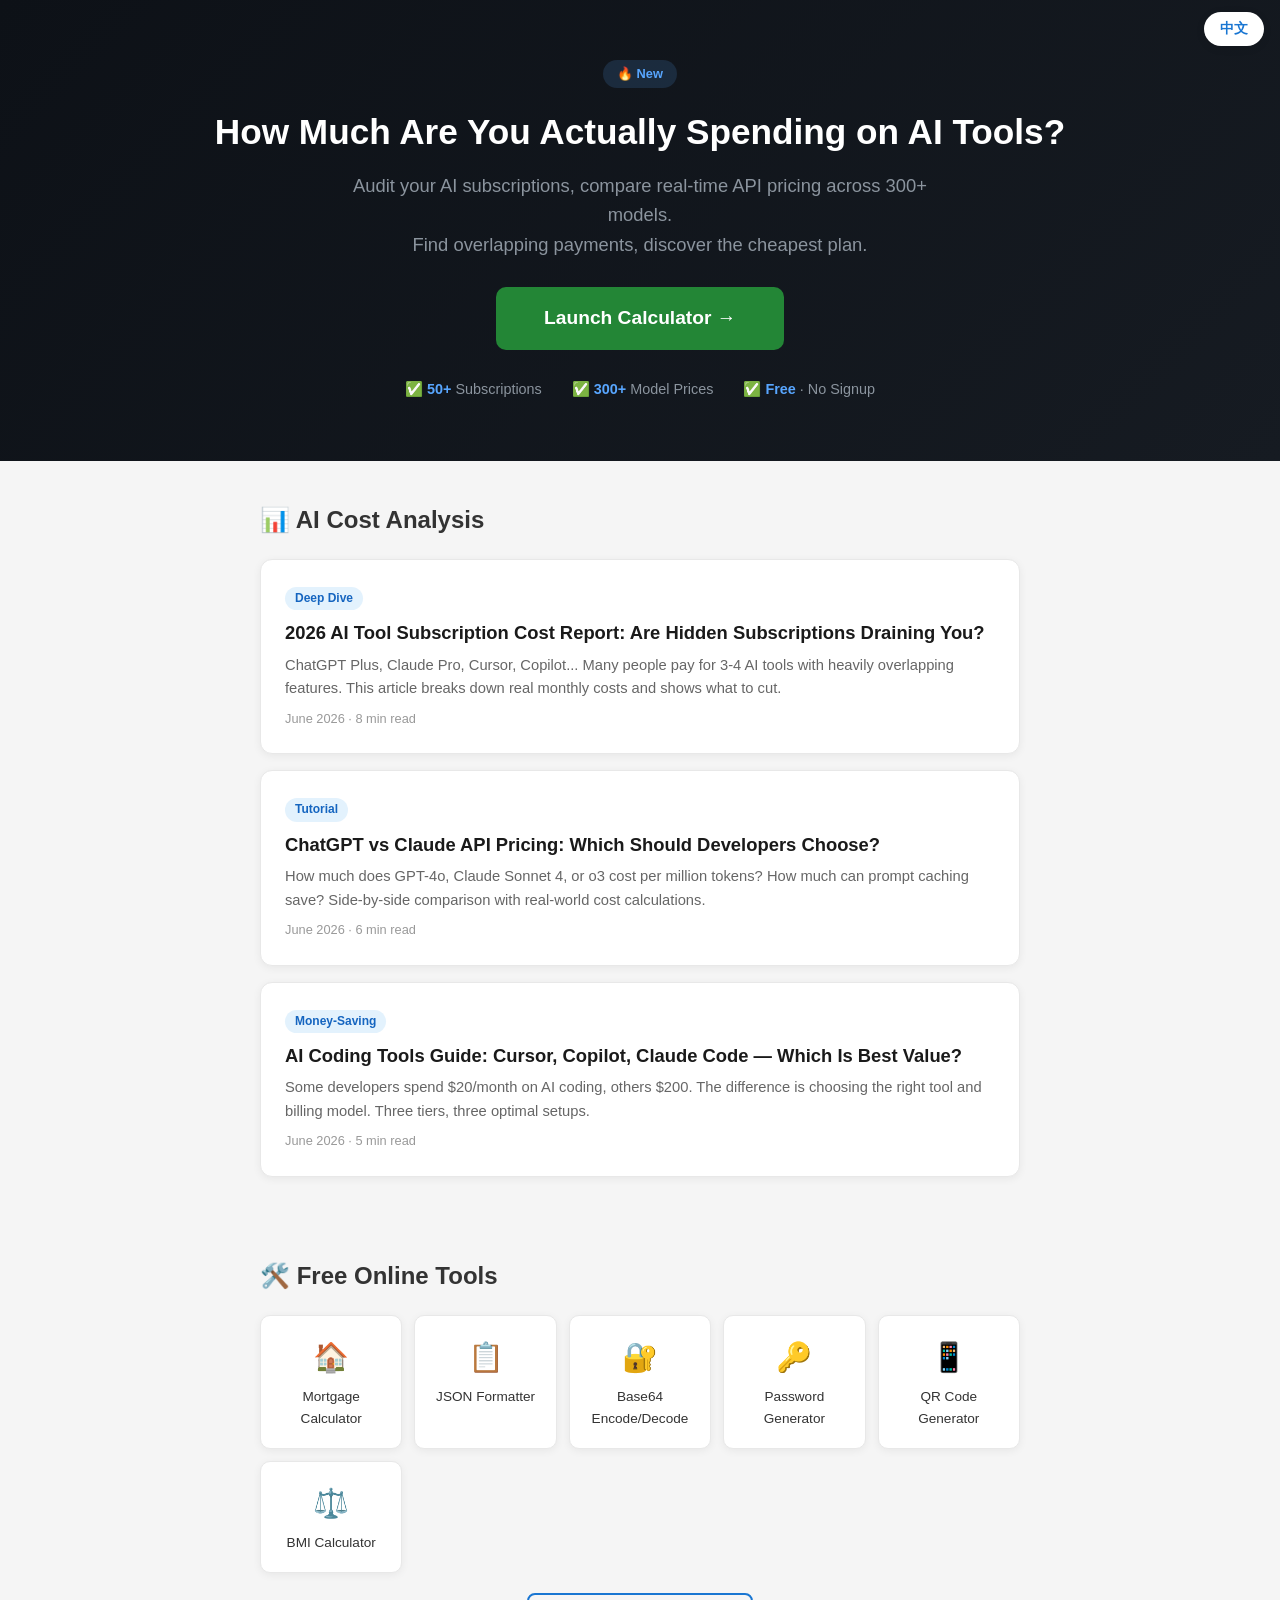
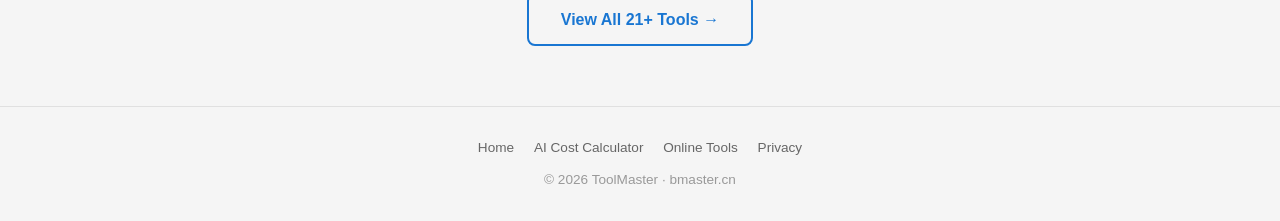
<file: index.html>
<!DOCTYPE html>
<html lang="en">
<head>
<meta charset="UTF-8">
<meta name="viewport" content="width=device-width,initial-scale=1">
<title>ToolMaster | AI Cost Calculator + Free Online Tools</title>
<meta name="description" content="ToolMaster — Free AI cost calculator. Audit your AI subscriptions, compare real-time API pricing across 300+ models. Plus 21+ free online tools. No signup, data stays in your browser.">
<link rel="canonical" href="https://bmaster.cn/">
<link rel="alternate" hreflang="en" href="https://bmaster.cn/">
<link rel="alternate" hreflang="zh-CN" href="https://bmaster.cn/zh/">
<link rel="alternate" hreflang="x-default" href="https://bmaster.cn/">
<meta property="og:type" content="website">
<meta property="og:url" content="https://bmaster.cn/">
<meta property="og:title" content="ToolMaster | AI Cost Calculator + Free Online Tools">
<meta property="og:description" content="Audit your AI subscriptions, compare 300+ model API pricing, 21+ free online tools.">
<meta property="og:image" content="https://aicosts.bmaster.cn/og-image.png">
<meta name="theme-color" content="#0d1117">
<link rel="icon" type="image/svg+xml" href="/favicon.svg">
<script async src="https://pagead2.googlesyndication.com/pagead/js/adsbygoogle.js?client=ca-pub-2831974253933443"
     crossorigin="anonymous"></script>
<style>
*{margin:0;padding:0;box-sizing:border-box}
body{font-family:-apple-system,BlinkMacSystemFont,'Segoe UI',Roboto,sans-serif;background:#f5f5f5;color:#333;line-height:1.6}
a{text-decoration:none;color:inherit}
.lang-switch{position:fixed;top:12px;right:16px;z-index:100;background:#fff;padding:6px 16px;border-radius:20px;font-size:.85em;font-weight:600;color:#1976d2;box-shadow:0 2px 8px rgba(0,0,0,.1)}
.hero{background:linear-gradient(135deg,#0d1117 0%,#161b22 100%);color:#fff;padding:60px 20px;text-align:center}
.hero h1{font-size:2.2em;margin-bottom:10px}
.hero .hero-sub{font-size:1.15em;color:#8b949e;max-width:600px;margin:0 auto 28px}
.hero-badge{display:inline-block;background:rgba(88,166,255,.15);color:#58a6ff;padding:4px 14px;border-radius:20px;font-size:.8em;margin-bottom:16px;font-weight:600}
.hero-cta{display:inline-block;padding:16px 48px;background:#238636;color:#fff;border-radius:10px;font-size:1.2em;font-weight:700;transition:background .2s,transform .15s}
.hero-cta:hover{background:#2ea043;transform:translateY(-2px)}
.hero-features{display:flex;justify-content:center;gap:30px;margin-top:28px;flex-wrap:wrap}
.hero-features span{color:#8b949e;font-size:.9em}
.hero-features b{color:#58a6ff}
.section{max-width:800px;margin:0 auto;padding:40px 20px}
.section h2{font-size:1.5em;margin-bottom:20px;display:flex;align-items:center;gap:8px}
.articles{display:grid;gap:16px}
.article-card{background:#fff;border-radius:12px;padding:24px;box-shadow:0 2px 8px rgba(0,0,0,.06);transition:transform .15s,box-shadow .15s;border:1px solid #e8e8e8}
.article-card:hover{transform:translateY(-2px);box-shadow:0 4px 20px rgba(0,0,0,.1)}
.article-card .a-tag{display:inline-block;font-size:.75em;padding:2px 10px;border-radius:12px;background:#e3f2fd;color:#1565c0;font-weight:600;margin-bottom:8px}
.article-card h3{font-size:1.15em;margin-bottom:6px;color:#1a1a1a}
.article-card p{color:#666;font-size:.92em}
.article-card .a-meta{color:#999;font-size:.8em;margin-top:8px}
.tools-grid{display:grid;grid-template-columns:repeat(auto-fill,minmax(130px,1fr));gap:12px}
.tool-card{background:#fff;border-radius:10px;padding:18px 10px;text-align:center;color:#333;box-shadow:0 2px 8px rgba(0,0,0,.06);transition:transform .15s,box-shadow .15s;border:1px solid #e8e8e8}
.tool-card:hover{transform:translateY(-2px);box-shadow:0 4px 16px rgba(0,0,0,.1)}
.tool-card .icon{font-size:1.8em;margin-bottom:6px}
.tool-card .name{font-size:.85em;font-weight:500}
.tool-more{text-align:center;margin-top:20px}
.tool-more a{display:inline-block;padding:12px 32px;border:2px solid #1976d2;color:#1976d2;border-radius:8px;font-weight:600;transition:all .2s}
.tool-more a:hover{background:#1976d2;color:#fff}
.footer{text-align:center;padding:30px 20px;color:#999;font-size:.85em;border-top:1px solid #e0e0e0;margin-top:20px}
.footer a{color:#666}
.footer-nav{margin-bottom:10px}
.footer-nav a{margin:0 8px}
@media(max-width:600px){.hero h1{font-size:1.7em}.hero-features{gap:16px}}
</style>
</head>
<body>

<a class="lang-switch" href="/zh/">中文</a>

<div class="hero">
  <div class="hero-badge">🔥 New</div>
  <h1>How Much Are You Actually Spending on AI Tools?</h1>
  <p class="hero-sub">Audit your AI subscriptions, compare real-time API pricing across 300+ models.<br>Find overlapping payments, discover the cheapest plan.</p>
  <a class="hero-cta" href="https://aicosts.bmaster.cn/">Launch Calculator →</a>
  <div class="hero-features">
    <span>✅ <b>50+</b> Subscriptions</span>
    <span>✅ <b>300+</b> Model Prices</span>
    <span>✅ <b>Free</b> · No Signup</span>
  </div>
</div>

<div class="section">
  <h2>📊 AI Cost Analysis</h2>
  <div class="articles">
    <a class="article-card" href="/articles/ai-cost-report-2026.html">
      <span class="a-tag">Deep Dive</span>
      <h3>2026 AI Tool Subscription Cost Report: Are Hidden Subscriptions Draining You?</h3>
      <p>ChatGPT Plus, Claude Pro, Cursor, Copilot... Many people pay for 3-4 AI tools with heavily overlapping features. This article breaks down real monthly costs and shows what to cut.</p>
      <div class="a-meta">June 2026 · 8 min read</div>
    </a>
    <a class="article-card" href="/articles/chatgpt-vs-claude-api.html">
      <span class="a-tag">Tutorial</span>
      <h3>ChatGPT vs Claude API Pricing: Which Should Developers Choose?</h3>
      <p>How much does GPT-4o, Claude Sonnet 4, or o3 cost per million tokens? How much can prompt caching save? Side-by-side comparison with real-world cost calculations.</p>
      <div class="a-meta">June 2026 · 6 min read</div>
    </a>
    <a class="article-card" href="/articles/ai-coding-save-money.html">
      <span class="a-tag">Money-Saving</span>
      <h3>AI Coding Tools Guide: Cursor, Copilot, Claude Code — Which Is Best Value?</h3>
      <p>Some developers spend $20/month on AI coding, others $200. The difference is choosing the right tool and billing model. Three tiers, three optimal setups.</p>
      <div class="a-meta">June 2026 · 5 min read</div>
    </a>
  </div>
</div>

<div class="section">
  <h2>🛠️ Free Online Tools</h2>
  <div class="tools-grid">
    <a class="tool-card" href="/mortgage-calculator/"><div class="icon">🏠</div><div class="name">Mortgage Calculator</div></a>
    <a class="tool-card" href="https://tools.bmaster.cn/json-format.html"><div class="icon">📋</div><div class="name">JSON Formatter</div></a>
    <a class="tool-card" href="https://tools.bmaster.cn/base64.html"><div class="icon">🔐</div><div class="name">Base64 Encode/Decode</div></a>
    <a class="tool-card" href="https://tools.bmaster.cn/password-gen.html"><div class="icon">🔑</div><div class="name">Password Generator</div></a>
    <a class="tool-card" href="https://tools.bmaster.cn/qrcode.html"><div class="icon">📱</div><div class="name">QR Code Generator</div></a>
    <a class="tool-card" href="https://tools.bmaster.cn/bmi-calc.html"><div class="icon">⚖️</div><div class="name">BMI Calculator</div></a>
  </div>
  <div class="tool-more">
    <a href="https://tools.bmaster.cn/">View All 21+ Tools →</a>
  </div>
</div>

<div class="footer">
  <div class="footer-nav">
    <a href="/">Home</a>
    <a href="https://aicosts.bmaster.cn/">AI Cost Calculator</a>
    <a href="https://tools.bmaster.cn/">Online Tools</a>
    <a href="https://tools.bmaster.cn/privacy.html">Privacy</a>
  </div>
  <p>© 2026 ToolMaster · bmaster.cn</p>
</div>

</body>
</html>
</file>
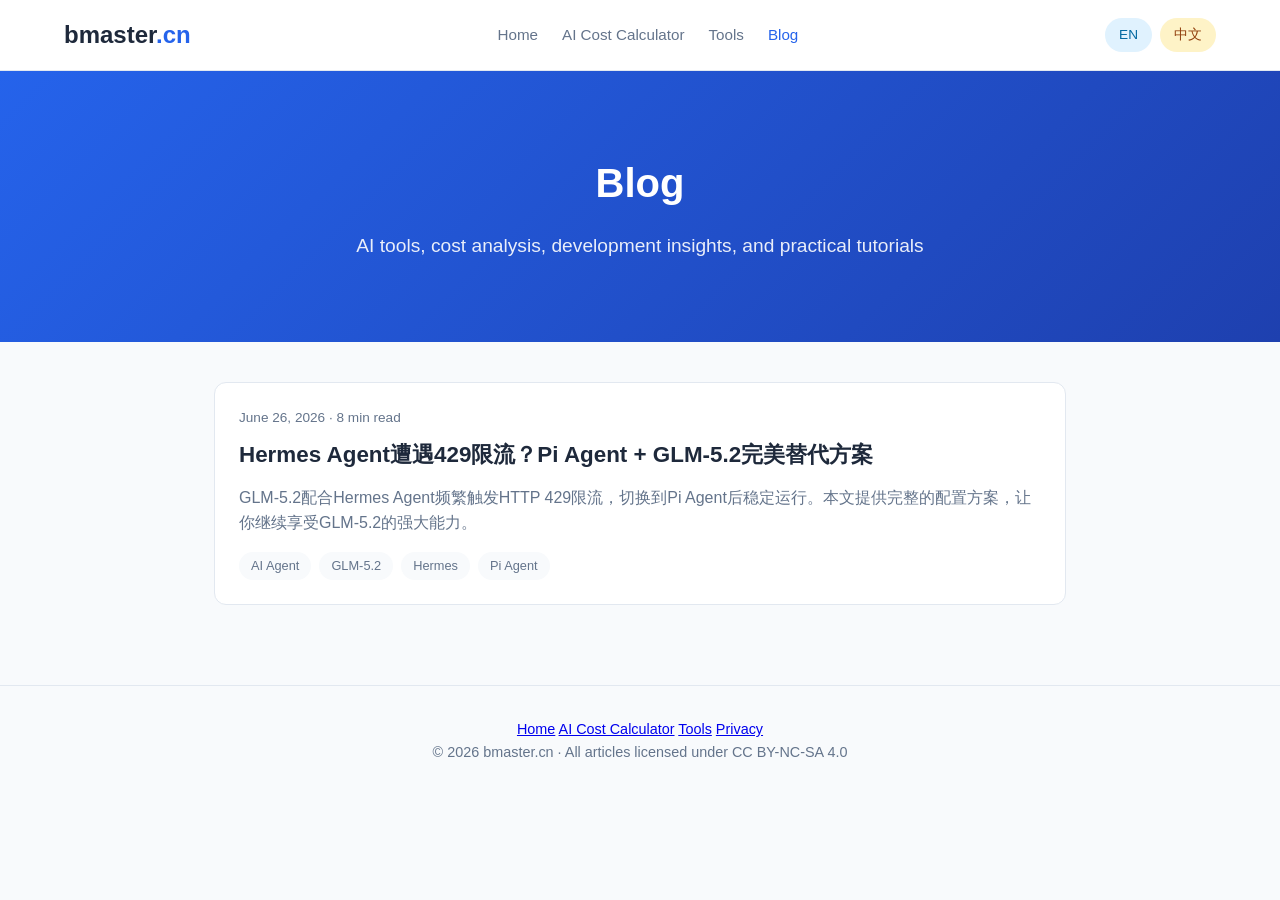
<file: blog/index.html>
<!DOCTYPE html>
<html lang="en">
<head>
<meta charset="UTF-8">
<meta name="viewport" content="width=device-width,initial-scale=1">
<title>Blog | bmaster.cn - AI Tools, Cost Analysis & Development Insights</title>
<meta name="description" content="Latest articles about AI tools, cost optimization, development insights, and technology tutorials. Stay updated with AI trends and practical guides.">
<link rel="canonical" href="https://blog.bmaster.cn/">
<link rel="alternate" hreflang="en" href="https://blog.bmaster.cn/">
<link rel="alternate" hreflang="zh-CN" href="https://blog.bmaster.cn/index_zh.html">
<link rel="alternate" hreflang="x-default" href="https://blog.bmaster.cn/">
<meta property="og:type" content="website">
<meta property="og:url" content="https://blog.bmaster.cn/">
<meta property="og:title" content="Blog | bmaster.cn">
<meta property="og:description" content="AI tools, cost analysis, and development insights">
<link rel="icon" type="image/svg+xml" href="/favicon.svg">
<link rel="stylesheet" href="/blog/assets/css/styles.css">
</head>
<body>

<header class="header">
  <div class="header-inner">
    <a href="https://bmaster.cn/" class="logo">bmaster<span>.cn</span></a>
    <nav class="nav">
      <a href="https://bmaster.cn/">Home</a>
      <a href="https://aicosts.bmaster.cn/">AI Cost Calculator</a>
      <a href="https://tools.bmaster.cn/">Tools</a>
      <a href="/blog/" class="active">Blog</a>
    </nav>
    <div class="lang-switch">
      <a href="/blog/" class="en active">EN</a>
      <a href="/blog/index_zh.html" class="zh">中文</a>
    </div>
  </div>
</header>

<section class="hero">
  <h1>Blog</h1>
  <p>AI tools, cost analysis, development insights, and practical tutorials</p>
</section>

<div class="container">
  <div class="article-list">
    <article class="article-card">
      <div class="meta">June 26, 2026 · 8 min read</div>
      <h2><a href="/blog/articles/pi-agent-hermes-comparison.html">Hermes Agent遭遇429限流？Pi Agent + GLM-5.2完美替代方案</a></h2>
      <p class="excerpt">GLM-5.2配合Hermes Agent频繁触发HTTP 429限流，切换到Pi Agent后稳定运行。本文提供完整的配置方案，让你继续享受GLM-5.2的强大能力。</p>
      <div class="tags">
        <span class="tag">AI Agent</span>
        <span class="tag">GLM-5.2</span>
        <span class="tag">Hermes</span>
        <span class="tag">Pi Agent</span>
      </div>
    </article>
    <!-- More articles will be added here -->
  </div>
</div>

<footer class="footer">
  <div class="footer-nav">
    <a href="https://bmaster.cn/">Home</a>
    <a href="https://aicosts.bmaster.cn/">AI Cost Calculator</a>
    <a href="https://tools.bmaster.cn/">Tools</a>
    <a href="/blog/privacy.html">Privacy</a>
  </div>
  <p>© 2026 bmaster.cn · All articles licensed under CC BY-NC-SA 4.0</p>
</footer>

</body>
</html>
</file>
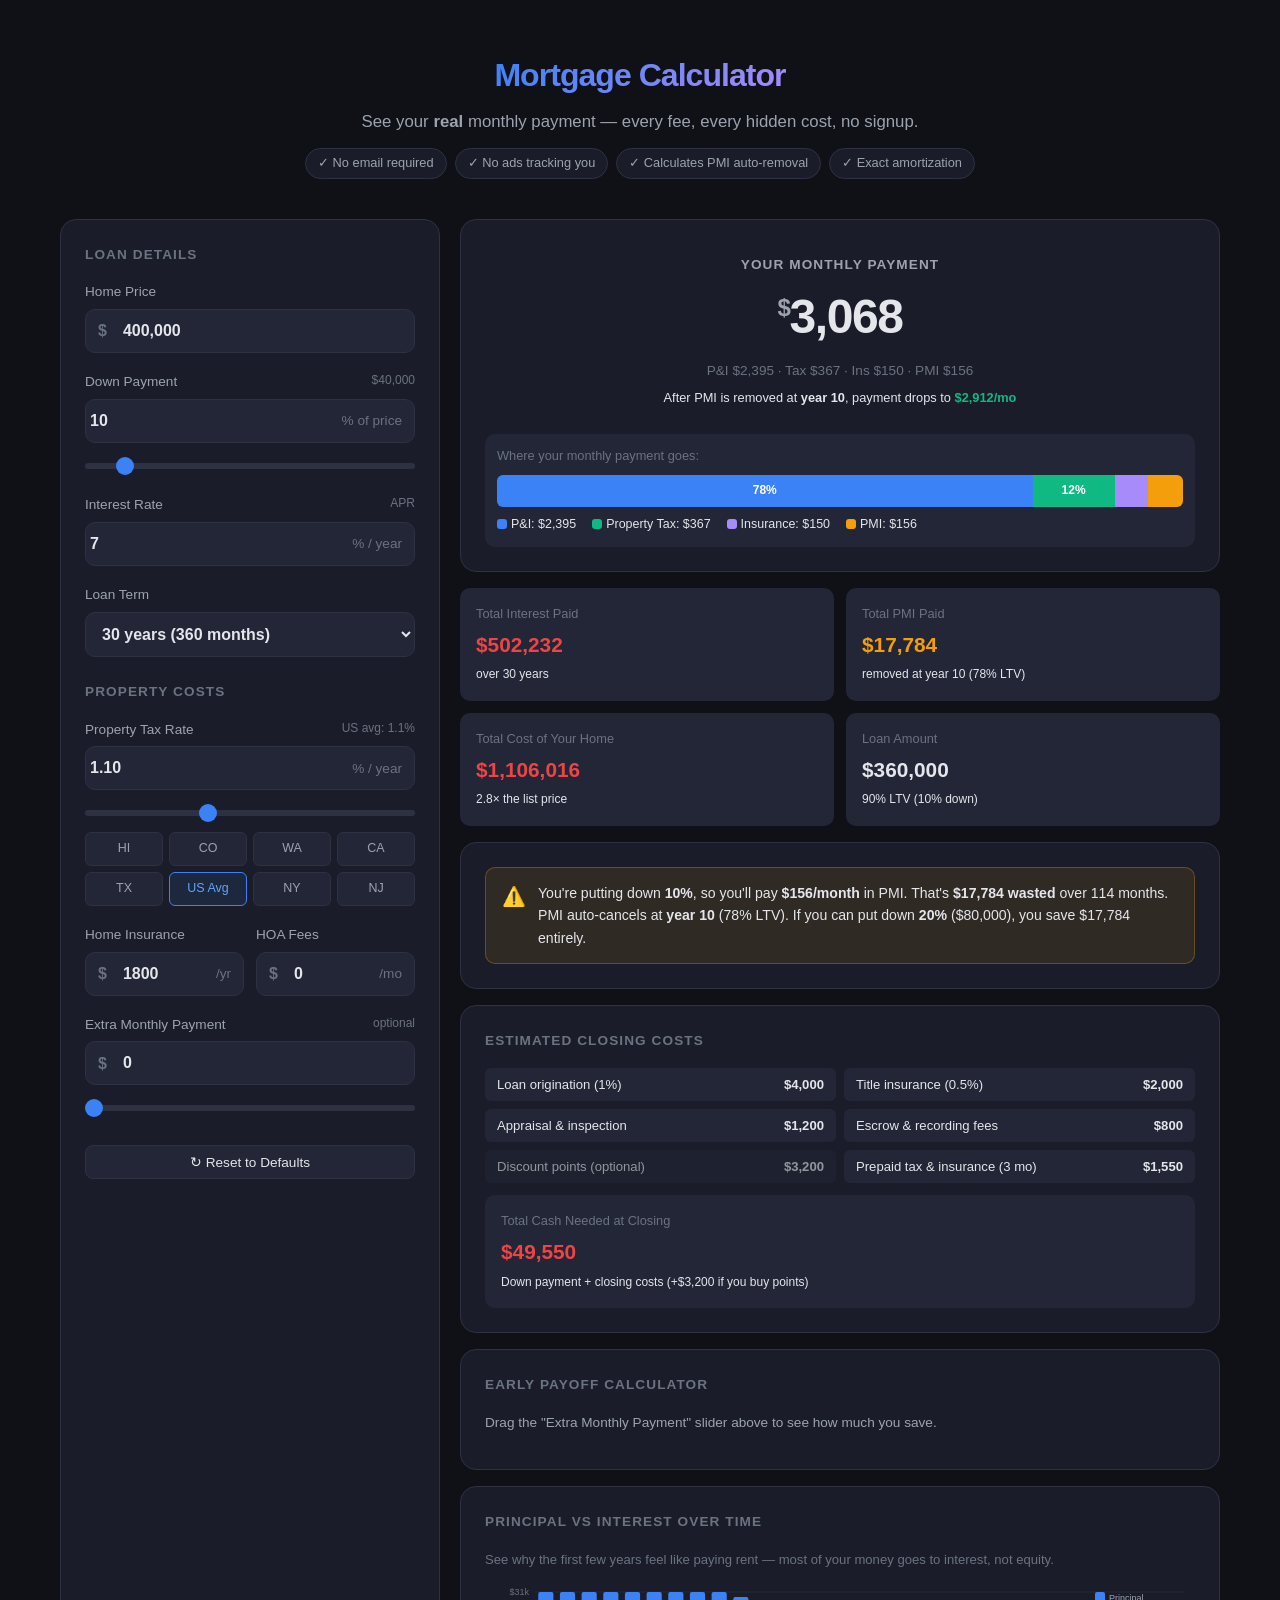
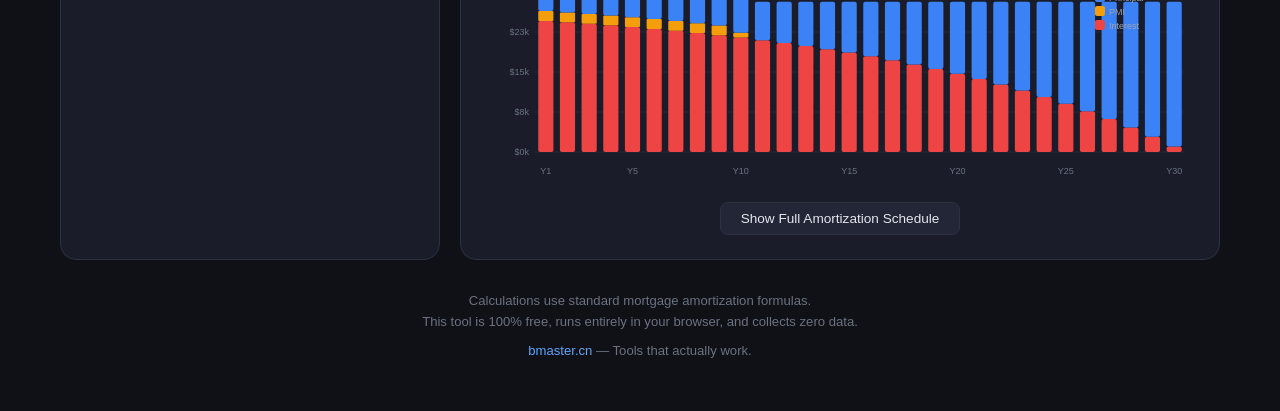
<file: mortgage-calculator/index.html>
<!DOCTYPE html>
<html lang="en">
<head>
<meta charset="UTF-8">
<meta name="viewport" content="width=device-width, initial-scale=1.0">
<title>Mortgage Calculator — Real Monthly Payment with PMI, Tax & Insurance</title>
<meta name="description" content="The honest mortgage calculator. See your real monthly payment including PMI, property tax, home insurance, and HOA. No signup. No email required. Just answers.">
<meta name="keywords" content="mortgage calculator, PMI calculator, home loan calculator, monthly payment, property tax, closing costs, amortization">
<link rel="canonical" href="https://bmaster.cn/mortgage-calculator/">
<link rel="icon" type="image/svg+xml" href="/favicon.svg">
<meta property="og:type" content="website">
<meta property="og:url" content="https://bmaster.cn/mortgage-calculator/">
<meta property="og:title" content="Mortgage Calculator — Real Monthly Cost with PMI & Tax">
<meta property="og:description" content="See your real monthly payment including PMI, property tax, home insurance, HOA, and closing costs. No signup. No email required.">
<meta property="og:image" content="https://bmaster.cn/mortgage-calculator/og-image.png">
<meta property="og:image:width" content="1200">
<meta property="og:image:height" content="630">
<meta name="twitter:card" content="summary_large_image">
<meta name="twitter:title" content="Mortgage Calculator — Real Monthly Cost">
<meta name="twitter:description" content="See your real monthly payment including PMI, property tax, and closing costs.">
<meta name="twitter:image" content="https://bmaster.cn/mortgage-calculator/og-image.png">
<script async src="https://pagead2.googlesyndication.com/pagead/js/adsbygoogle.js?client=ca-pub-2831974253933443"
     crossorigin="anonymous"></script>
<script type="application/ld+json">
{
  "@context": "https://schema.org",
  "@type": "WebApplication",
  "name": "Mortgage Calculator",
  "description": "Free mortgage calculator showing your real monthly payment including PMI, property tax, home insurance, HOA, and closing costs. Includes amortization schedule and early payoff calculator.",
  "url": "https://bmaster.cn/mortgage-calculator/",
  "applicationCategory": "FinanceApplication",
  "operatingSystem": "Web Browser",
  "browserRequirements": "Requires JavaScript",
  "offers": {
    "@type": "Offer",
    "price": "0",
    "priceCurrency": "USD"
  },
  "featureList": [
    "Monthly payment with PMI, property tax, insurance, and HOA",
    "PMI auto-removal tracking at 78% LTV",
    "Full amortization schedule",
    "Closing costs breakdown",
    "Early payoff calculator with extra payments",
    "State property tax presets"
  ]
}
</script>
<style>
  *{margin:0;padding:0;box-sizing:border-box}
  :root{
    --bg:#0f1117; --card:#1a1d29; --card2:#222636; --border:#2d3142;
    --text:#e4e6eb; --text2:#9ca3af; --text3:#6b7280;
    --blue:#3b82f6; --blue2:#60a5fa; --green:#10b981; --red:#ef4444;
    --yellow:#f59e0b; --purple:#a78bfa; --orange:#fb923c;
  }
  body{
    font-family:-apple-system,BlinkMacSystemFont,'Segoe UI',Roboto,Oxygen,Ubuntu,sans-serif;
    background:var(--bg);color:var(--text);line-height:1.6;
    min-height:100vh;
  }
  .wrap{max-width:1200px;margin:0 auto;padding:20px}
  /* Header */
  .header{text-align:center;padding:30px 20px 20px}
  .header h1{font-size:2rem;font-weight:800;letter-spacing:-0.03em;margin-bottom:8px}
  .header h1 span{background:linear-gradient(135deg,var(--blue),var(--purple));-webkit-background-clip:text;-webkit-text-fill-color:transparent;background-clip:text}
  .header .sub{color:var(--text2);font-size:1.05rem;max-width:600px;margin:0 auto}
  .header .badges{margin-top:12px;display:flex;gap:8px;justify-content:center;flex-wrap:wrap}
  .badge{background:var(--card);border:1px solid var(--border);padding:4px 12px;border-radius:20px;font-size:.8rem;color:var(--text2)}
  /* Layout */
  .main{display:grid;grid-template-columns:380px 1fr;gap:20px;margin-top:20px}
  @media(max-width:900px){.main{grid-template-columns:1fr}}
  /* Input Panel */
  .panel{background:var(--card);border:1px solid var(--border);border-radius:16px;padding:24px}
  .panel-title{font-size:.85rem;font-weight:700;text-transform:uppercase;letter-spacing:.08em;color:var(--text3);margin-bottom:16px}
  .field{margin-bottom:18px}
  .field label{display:block;font-size:.85rem;color:var(--text2);margin-bottom:6px;font-weight:500}
  .field label .hint{font-size:.75rem;color:var(--text3);float:right}
  .input-group{display:flex;align-items:center;background:var(--card2);border:1px solid var(--border);border-radius:10px;overflow:hidden;transition:border-color .2s}
  .input-group:focus-within{border-color:var(--blue)}
  .input-prefix{padding:0 12px;color:var(--text3);font-size:1rem;font-weight:600}
  .input-suffix{padding:0 12px;color:var(--text3);font-size:.85rem}
  .input-group input{flex:1;background:transparent;border:none;outline:none;color:var(--text);padding:12px 4px;font-size:1rem;font-weight:600;width:100%}
  .input-group select{flex:1;background:transparent;border:none;outline:none;color:var(--text);padding:12px;font-size:1rem;font-weight:600;width:100%;cursor:pointer}
  .input-group select option{background:var(--card2)}
  .row2{display:grid;grid-template-columns:1fr 1fr;gap:12px}
  .slider-wrap{margin-top:8px}
  .slider{width:100%;height:6px;border-radius:3px;background:var(--border);outline:none;-webkit-appearance:none;cursor:pointer}
  .slider::-webkit-slider-thumb{-webkit-appearance:none;width:18px;height:18px;border-radius:50%;background:var(--blue);cursor:pointer}
  .slider::-moz-range-thumb{width:18px;height:18px;border-radius:50%;background:var(--blue);cursor:pointer;border:none}
  /* Results Panel */
  .results{display:flex;flex-direction:column;gap:16px}
  .result-card{background:var(--card);border:1px solid var(--border);border-radius:16px;padding:24px}
  /* Big number */
  .big-num{text-align:center;padding:10px 0}
  .big-num .label{font-size:.85rem;color:var(--text2);text-transform:uppercase;letter-spacing:.08em;font-weight:600}
  .big-num .value{font-size:3rem;font-weight:900;letter-spacing:-.03em;margin:4px 0}
  .big-num .value .currency{font-size:1.5rem;vertical-align:super;color:var(--text2)}
  .big-num .breakdown{font-size:.85rem;color:var(--text3);margin-top:4px}
  .big-num .breakdown b{color:var(--text2);font-weight:600}
  /* Comparison bar */
  .compare-bar{margin-top:16px;padding:12px;background:var(--card2);border-radius:10px}
  .compare-bar .label{font-size:.8rem;color:var(--text3);margin-bottom:8px}
  .compare-bar .bar{height:32px;border-radius:6px;overflow:hidden;display:flex}
  .compare-bar .seg{display:flex;align-items:center;justify-content:center;font-size:.75rem;font-weight:700;color:#fff;white-space:nowrap;overflow:hidden;transition:all .3s}
  .compare-bar .legend{display:flex;flex-wrap:wrap;gap:8px 16px;margin-top:8px;font-size:.78rem}
  .compare-bar .legend .dot{display:inline-block;width:10px;height:10px;border-radius:3px;margin-right:4px;vertical-align:middle}
  /* Stat grid */
  .stat-grid{display:grid;grid-template-columns:1fr 1fr;gap:12px}
  @media(max-width:500px){.stat-grid{grid-template-columns:1fr}}
  .stat{background:var(--card2);border-radius:10px;padding:16px}
  .stat .label{font-size:.8rem;color:var(--text3);margin-bottom:4px}
  .stat .value{font-size:1.3rem;font-weight:800}
  .stat .note{font-size:.75rem;margin-top:4px}
  .stat.warn .value{color:var(--yellow)}
  .stat.bad .value{color:var(--red)}
  .stat.good .value{color:var(--green)}
  /* PMI alert */
  .alert{padding:14px 16px;border-radius:10px;font-size:.88rem;display:flex;gap:12px;align-items:flex-start}
  .alert.warn{background:rgba(245,158,11,.1);border:1px solid rgba(245,158,11,.3)}
  .alert.good{background:rgba(16,185,129,.1);border:1px solid rgba(16,185,129,.3)}
  .alert .icon{font-size:1.2rem;flex-shrink:0}
  .alert b{font-weight:700}
  /* Amortization chart */
  .chart-wrap{margin-top:12px;overflow-x:auto}
  #amortChart{width:100%;height:200px}
  /* Table */
  .table-toggle{text-align:center;margin-top:12px}
  .btn{background:var(--card2);border:1px solid var(--border);color:var(--text);padding:8px 20px;border-radius:8px;font-size:.85rem;cursor:pointer;transition:all .2s}
  .btn:hover{border-color:var(--blue);color:var(--blue2)}
  .amort-table{width:100%;border-collapse:collapse;margin-top:12px;font-size:.82rem;display:none}
  .amort-table.show{display:table}
  .amort-table th{text-align:left;padding:8px 12px;color:var(--text3);border-bottom:1px solid var(--border);font-weight:600;white-space:nowrap}
  .amort-table td{text-align:left;padding:8px 12px;border-bottom:1px solid var(--border);white-space:nowrap}
  .amort-table tr:hover td{background:var(--card2)}
  /* Extra payment section */
  .extra-section{margin-top:16px;padding-top:16px;border-top:1px solid var(--border)}
  .extra-results{display:none;margin-top:12px}
  .extra-results.show{display:block}
  /* Footer */
  .footer{text-align:center;padding:30px 20px;color:var(--text3);font-size:.82rem}
  .footer a{color:var(--blue2);text-decoration:none}
  .footer a:hover{text-decoration:underline}
  /* Closing costs breakdown */
  .cc-grid{display:grid;grid-template-columns:1fr 1fr;gap:8px;margin-top:12px}
  @media(max-width:500px){.cc-grid{grid-template-columns:1fr}}
  .cc-item{display:flex;justify-content:space-between;padding:6px 12px;background:var(--card2);border-radius:6px;font-size:.82rem}
  .cc-item .v{font-weight:600}
  /* Tooltip */
  .tooltip{position:relative;display:inline-block;cursor:help}
  .tooltip .tip-text{visibility:hidden;background:#333;color:#fff;text-align:center;border-radius:6px;padding:6px 10px;font-size:.75rem;position:absolute;z-index:1;bottom:125%;left:50%;transform:translateX(-50%);white-space:nowrap;opacity:0;transition:opacity .2s}
  .tooltip:hover .tip-text{visibility:visible;opacity:1}
  /* State selector */
  .state-select{display:grid;grid-template-columns:repeat(4,1fr);gap:6px;margin-top:8px}
  @media(max-width:500px){.state-select{grid-template-columns:repeat(3,1fr)}}
  .state-btn{background:var(--card2);border:1px solid var(--border);color:var(--text2);padding:6px;border-radius:6px;font-size:.78rem;cursor:pointer;text-align:center;transition:all .15s}
  .state-btn:hover,.state-btn.active{border-color:var(--blue);color:var(--blue2);background:rgba(59,130,246,.1)}
</style>
</head>
<body>
<div class="wrap">
  <!-- Header -->
  <div class="header">
    <h1><span>Mortgage Calculator</span></h1>
    <p class="sub">See your <b>real</b> monthly payment — every fee, every hidden cost, no signup.</p>
    <div class="badges">
      <span class="badge">✓ No email required</span>
      <span class="badge">✓ No ads tracking you</span>
      <span class="badge">✓ Calculates PMI auto-removal</span>
      <span class="badge">✓ Exact amortization</span>
    </div>
  </div>

  <div class="main">
    <!-- ===================== INPUT PANEL ===================== -->
    <div class="panel">
      <div class="panel-title">Loan Details</div>

      <div class="field">
        <label>Home Price</label>
        <div class="input-group">
          <span class="input-prefix">$</span>
          <input type="text" id="homePrice" value="400,000" inputmode="decimal">
        </div>
      </div>

      <div class="field">
        <label>Down Payment <span class="hint" id="dpHint">$40,000</span></label>
        <div class="input-group">
          <input type="number" id="downPct" value="10" min="0" max="100" step="0.5">
          <span class="input-suffix">% of price</span>
        </div>
        <div class="slider-wrap">
          <input type="range" class="slider" id="downSlider" min="0" max="100" step="0.5" value="10">
        </div>
      </div>

      <div class="field">
        <label>Interest Rate <span class="hint">APR</span></label>
        <div class="input-group">
          <input type="number" id="rate" value="7" min="0" max="20" step="0.05">
          <span class="input-suffix">% / year</span>
        </div>
      </div>

      <div class="field">
        <label>Loan Term</label>
        <div class="input-group">
          <select id="term">
            <option value="30">30 years (360 months)</option>
            <option value="20">20 years (240 months)</option>
            <option value="15">15 years (180 months)</option>
            <option value="10">10 years (120 months)</option>
          </select>
        </div>
      </div>

      <div class="panel-title" style="margin-top:24px">Property Costs</div>

      <div class="field">
        <label>Property Tax Rate <span class="hint" id="taxHint">US avg: 1.1%</span></label>
        <div class="input-group">
          <input type="number" id="propTax" value="1.1" min="0" max="5" step="0.01">
          <span class="input-suffix">% / year</span>
        </div>
        <div class="slider-wrap">
          <input type="range" class="slider" id="taxSlider" min="0" max="3" step="0.05" value="1.1">
        </div>
        <div class="state-select" id="stateSelect">
          <div class="state-btn" data-tax="0.28">HI</div>
          <div class="state-btn" data-tax="0.49">CO</div>
          <div class="state-btn" data-tax="0.69">WA</div>
          <div class="state-btn" data-tax="0.75">CA</div>
          <div class="state-btn" data-tax="0.82">TX</div>
          <div class="state-btn active" data-tax="1.1">US Avg</div>
          <div class="state-btn" data-tax="1.38">NY</div>
          <div class="state-btn" data-tax="2.23">NJ</div>
        </div>
      </div>

      <div class="row2">
        <div class="field">
          <label>Home Insurance</label>
          <div class="input-group">
            <span class="input-prefix">$</span>
            <input type="number" id="insurance" value="1800" min="0" step="50">
            <span class="input-suffix">/yr</span>
          </div>
        </div>
        <div class="field">
          <label>HOA Fees</label>
          <div class="input-group">
            <span class="input-prefix">$</span>
            <input type="number" id="hoa" value="0" min="0" step="25">
            <span class="input-suffix">/mo</span>
          </div>
        </div>
      </div>

      <div class="field">
        <label>Extra Monthly Payment <span class="hint">optional</span></label>
        <div class="input-group">
          <span class="input-prefix">$</span>
          <input type="number" id="extra" value="0" min="0" step="25">
        </div>
        <div class="slider-wrap">
          <input type="range" class="slider" id="extraSlider" min="0" max="2000" step="25" value="0">
        </div>
      </div>
      
      <button class="btn" id="resetBtn" style="width:100%;margin-top:8px">↻ Reset to Defaults</button>
    </div>

    <!-- ===================== RESULTS PANEL ===================== -->
    <div class="results">

      <!-- Big total monthly payment -->
      <div class="result-card">
        <div class="big-num">
          <div class="label">Your Monthly Payment</div>
          <div class="value"><span class="currency">$</span><span id="totalMonthly">0</span></div>
          <div class="breakdown" id="breakdownText"></div>
          <div id="pmiDropNote" style="margin-top:6px;font-size:.8rem;display:none"></div>
        </div>

        <!-- Stacked bar breakdown -->
        <div class="compare-bar">
          <div class="label">Where your monthly payment goes:</div>
          <div class="bar" id="stackBar"></div>
          <div class="legend" id="stackLegend"></div>
        </div>
      </div>

      <!-- Stat grid -->
      <div class="stat-grid">
        <div class="stat bad">
          <div class="label">Total Interest Paid</div>
          <div class="value" id="totalInterest">$0</div>
          <div class="note" id="interestNote">over loan life</div>
        </div>
        <div class="stat warn" id="pmiStat">
          <div class="label">Total PMI Paid</div>
          <div class="value" id="totalPMI">$0</div>
          <div class="note" id="pmiNote"></div>
        </div>
        <div class="stat bad">
          <div class="label">Total Cost of Your Home</div>
          <div class="value" id="trueCost">$0</div>
          <div class="note" id="trueCostNote">price + interest + tax + ins + HOA + PMI</div>
        </div>
        <div class="stat">
          <div class="label">Loan Amount</div>
          <div class="value" id="loanAmount">$0</div>
          <div class="note" id="ltvNote"></div>
        </div>
      </div>

      <!-- PMI Alert -->
      <div class="result-card" id="pmiAlertCard">
        <div class="alert warn" id="pmiAlert"></div>
      </div>

      <!-- Closing costs -->
      <div class="result-card">
        <div class="panel-title">Estimated Closing Costs</div>
        <div class="cc-grid" id="closingCosts"></div>
        <div class="stat bad" style="margin-top:12px">
          <div class="label">Total Cash Needed at Closing</div>
          <div class="value" id="totalCash">$0</div>
          <div class="note" id="cashNote">Down payment + closing costs</div>
        </div>
      </div>

      <!-- Extra payment savings -->
      <div class="result-card" id="extraCard">
        <div class="panel-title">Early Payoff Calculator</div>
        <p style="font-size:.85rem;color:var(--text2);margin-bottom:12px">
          Drag the "Extra Monthly Payment" slider above to see how much you save.
        </p>
        <div class="extra-results" id="extraResults">
          <div class="stat-grid">
            <div class="stat good">
              <div class="label">Interest Saved</div>
              <div class="value" id="extraSavings">$0</div>
            </div>
            <div class="stat good">
              <div class="label">Years Saved</div>
              <div class="value" id="extraYears">0</div>
            </div>
          </div>
          <div class="alert good" id="extraAlert" style="margin-top:12px"></div>
        </div>
      </div>

      <!-- Amortization visualization -->
      <div class="result-card">
        <div class="panel-title">Principal vs Interest Over Time</div>
        <p style="font-size:.82rem;color:var(--text3);margin-bottom:8px">
          See why the first few years feel like paying rent — most of your money goes to interest, not equity.
        </p>
        <div class="chart-wrap">
          <svg id="amortChart" viewBox="0 0 600 200"></svg>
        </div>
        <div class="table-toggle">
          <button class="btn" id="showTable">Show Full Amortization Schedule</button>
        </div>
        <div style="overflow-x:auto">
        <table class="amort-table" id="amortTable">
          <thead>
            <tr>
              <th>Year</th><th>Payment</th><th>Principal</th><th>Interest</th><th>PMI</th><th>Balance</th><th>Equity</th>
            </tr>
          </thead>
          <tbody id="amortBody"></tbody>
        </table>
        </div>
      </div>

    </div>
  </div>

  <div class="footer">
    <p>Calculations use standard mortgage amortization formulas.</p>
    <p>This tool is 100% free, runs entirely in your browser, and collects zero data.</p>
    <p style="margin-top:8px"><a href="https://bmaster.cn">bmaster.cn</a> — Tools that actually work.</p>
  </div>
</div>

<script>
// ===================== PARSER =====================
function num(id){ var v = parseFloat(document.getElementById(id).value.replace(/,/g,'')); return (isNaN(v) || v < 0) ? 0 : v; }
function fmt(n){ return '$' + Math.round(n).toLocaleString(); }
function fmt0(n){ return Math.round(n).toLocaleString(); }

// ===================== CORE MATH =====================
function monthlyPI(principal, annualRate, years){
  if(principal <= 0) return 0;
  var n = years*12;
  if(annualRate === 0) return principal / n; // 0% interest: simple division
  var r = annualRate/12;
  return principal*(r*Math.pow(1+r,n))/(Math.pow(1+r,n)-1);
}

// PMI rate estimation based on down payment percentage
function pmiRateEstimate(downPct){
  if(downPct>=20) return 0;
  if(downPct>=15) return 0.0037; // 0.37%
  if(downPct>=10) return 0.0052; // 0.52%
  if(downPct>=5) return 0.0078;  // 0.78%
  return 0.0095;                  // <5% down, high risk ~0.95%
}

// Full amortization with PMI removal tracking and extra payments
function amortize(loanAmount, homeValue, annualRate, years, extraMonthly){
  var r = annualRate/12;
  var piPay = monthlyPI(loanAmount, annualRate, years);
  var balance = loanAmount;
  // Compute down payment % — round to avoid floating point edge case
  // (e.g. 1 - 360000/400000 = 0.09999999... * 100 = 9.999... would pick wrong PMI bracket)
  var downPctVal = homeValue>0 ? Math.round((1 - loanAmount/homeValue)*100*100)/100 : 20;
  var pmiRate = pmiRateEstimate(downPctVal);
  
  var pmiThreshold = homeValue*0.78; // PMI auto-cancel at 78% LTV
  var totalInterest = 0;
  var totalPMI = 0;
  var pmiMonths = 0;
  var month = 0;
  var yearlyData = [];
  var pmiRemoved = -1;
  
  while(balance > 0.01 && month < years*12){
    month++;
    var interest = balance*r;
    var principalPay = piPay - interest + extraMonthly;
    
    if(principalPay >= balance){
      principalPay = balance;
      totalInterest += interest;
      balance = 0;
    } else {
      balance -= principalPay;
      totalInterest += interest;
    }
    
    // PMI tracking
    var pmiMonthly = 0;
    if(downPctVal < 20 && balance > pmiThreshold){
      pmiMonthly = (loanAmount * pmiRate) / 12;
      totalPMI += pmiMonthly;
      pmiMonths++;
    } else {
      if(pmiRemoved < 0 && downPctVal < 20) pmiRemoved = month;
    }
    
    // Yearly aggregation
    var yr = Math.ceil(month/12);
    if(!yearlyData[yr]) yearlyData[yr] = {year:yr, pay:0, principal:0, interest:0, balance:balance, pmi:pmiMonthly, pmiTotal:0};
    yearlyData[yr].pay += piPay + extraMonthly + pmiMonthly;
    yearlyData[yr].principal += principalPay;
    yearlyData[yr].interest += interest;
    yearlyData[yr].balance = balance;
    yearlyData[yr].pmi = pmiMonthly;
    yearlyData[yr].pmiTotal += pmiMonthly;
  }
  
  return {
    months: month,
    totalInterest: totalInterest,
    totalPMI: totalPMI,
    pmiMonths: pmiMonths,
    pmiRemovedMonth: pmiRemoved,
    yearlyData: yearlyData.filter(Boolean)
  };
}

// ===================== RENDER =====================
function calculate(){
  var homePrice = num('homePrice');
  var downPct = num('downPct');
  var rate = num('rate')/100;
  var years = parseInt(document.getElementById('term').value);
  var propTaxRate = num('propTax')/100;
  var insurance = num('insurance');
  var hoa = num('hoa');
  var extra = num('extra');
  
  if(homePrice <= 0){
    // Clear all displays instead of leaving stale data
    document.getElementById('totalMonthly').textContent = '0';
    document.getElementById('totalInterest').textContent = '$0';
    document.getElementById('totalPMI').textContent = '$0';
    document.getElementById('trueCost').textContent = '$0';
    document.getElementById('loanAmount').textContent = '$0';
    document.getElementById('breakdownText').innerHTML = 'Enter a home price to calculate';
    var sb = document.getElementById('stackBar'); if(sb) sb.innerHTML='';
    var lg = document.getElementById('stackLegend'); if(lg) lg.innerHTML='';
    var svg = document.getElementById('amortChart'); if(svg) svg.innerHTML='';
    var at = document.getElementById('amortTable'); if(at && at.querySelector('tbody')) at.querySelector('tbody').innerHTML='';
    return;
  }
  if(downPct > 100) downPct = 100;
  
  var downPayment = homePrice * downPct/100;
  var loanAmount = homePrice - downPayment;
  var ltv = loanAmount/homePrice*100;
  
  // Monthly costs
  var pi = monthlyPI(loanAmount, rate, years);
  var propTaxMonthly = homePrice * propTaxRate / 12;
  var insMonthly = insurance / 12;
  
  var pmiRate = pmiRateEstimate(downPct);
  var needsPMI = downPct < 20;
  var pmiMonthly = needsPMI ? (loanAmount * pmiRate / 12) : 0;
  
  var totalMonthly = pi + propTaxMonthly + insMonthly + pmiMonthly + hoa;
  
  // Full amortization
  var baseAmort = amortize(loanAmount, homePrice, rate, years, 0);
  var extraAmort = extra > 0 ? amortize(loanAmount, homePrice, rate, years, extra) : null;
  
  // Update down payment hint
  document.getElementById('dpHint').textContent = fmt(downPayment);
  document.getElementById('downSlider').value = downPct;
  
  // Big number
  document.getElementById('totalMonthly').textContent = fmt0(totalMonthly);
  
  // Breakdown text
  var parts = [];
  parts.push('P&I ' + fmt(pi));
  if(propTaxMonthly > 0) parts.push('Tax ' + fmt(propTaxMonthly));
  if(insMonthly > 0) parts.push('Ins ' + fmt(insMonthly));
  if(pmiMonthly > 0) parts.push('PMI ' + fmt(pmiMonthly));
  if(hoa > 0) parts.push('HOA ' + fmt(hoa));
  document.getElementById('breakdownText').innerHTML = parts.join(' · ');
  
  // Stacked bar
  var segments = [
    {label:'P&I', value:pi, color:'#3b82f6'},
    {label:'Property Tax', value:propTaxMonthly, color:'#10b981'},
    {label:'Insurance', value:insMonthly, color:'#a78bfa'},
  ];
  if(pmiMonthly>0) segments.push({label:'PMI', value:pmiMonthly, color:'#f59e0b'});
  if(hoa>0) segments.push({label:'HOA', value:hoa, color:'#fb923c'});
  
  var bar = document.getElementById('stackBar');
  bar.innerHTML = '';
  var legend = document.getElementById('stackLegend');
  legend.innerHTML = '';
  
  segments.forEach(function(s){
    if(s.value <= 0) return;
    var pct = s.value/totalMonthly*100;
    var seg = document.createElement('div');
    seg.className = 'seg';
    seg.style.width = pct + '%';
    seg.style.background = s.color;
    seg.textContent = pct >= 8 ? Math.round(pct)+'%' : '';
    bar.appendChild(seg);
    
    var lg = document.createElement('div');
    lg.innerHTML = '<span class="dot" style="background:'+s.color+'"></span>' + s.label + ': ' + fmt(s.value);
    legend.appendChild(lg);
  });
  
  // Use extra amortization for stats if user is making extra payments
  var displayAmort = extra > 0 ? extraAmort : baseAmort;
  
  // PMI drop note
  var pmiDropEl = document.getElementById('pmiDropNote');
  if(needsPMI && displayAmort.pmiRemovedMonth > 0){
    var paymentAfterPMI = pi + propTaxMonthly + insMonthly + hoa;
    var dropYr = Math.ceil(displayAmort.pmiRemovedMonth/12);
    pmiDropEl.innerHTML = 'After PMI is removed at <b>year ' + dropYr + '</b>, payment drops to <b style="color:var(--green)">' + fmt(paymentAfterPMI) + '/mo</b>';
    pmiDropEl.style.display = 'block';
  } else {
    pmiDropEl.style.display = 'none';
  }
  
  // Stats
  document.getElementById('totalInterest').textContent = fmt(displayAmort.totalInterest);
  var interestLabel = extra > 0 ? 'over ' + (displayAmort.months/12).toFixed(1) + ' yrs (with extra)' : 'over ' + years + ' years';
  document.getElementById('interestNote').textContent = interestLabel;
  
  document.getElementById('totalPMI').textContent = needsPMI ? fmt(displayAmort.totalPMI) : '$0';
  var pmiStat = document.getElementById('pmiStat');
  if(needsPMI){
    pmiStat.className = 'stat warn';
    var pmiYr = Math.ceil(displayAmort.pmiRemovedMonth/12);
    document.getElementById('pmiNote').textContent = 'removed at year ' + pmiYr + ' (78% LTV)';
  } else {
    pmiStat.className = 'stat good';
    document.getElementById('pmiNote').textContent = 'none (≥20% down) ✓';
  }
  
  // True cost — use actual payoff duration
  var actualYears = displayAmort.months / 12;
  var totalTax = propTaxMonthly*12*actualYears;
  var totalIns = insMonthly*12*actualYears;
  var totalHOA = hoa*12*actualYears;
  var trueCost = homePrice + displayAmort.totalInterest + totalTax + totalIns + totalHOA + displayAmort.totalPMI;
  document.getElementById('trueCost').textContent = fmt(trueCost);
  var mult = (trueCost/homePrice).toFixed(1);
  var tcNote = mult + '× the list price';
  if(extra > 0) tcNote += ' (' + (years - actualYears).toFixed(1) + ' yrs shorter)';
  document.getElementById('trueCostNote').textContent = tcNote;
  
  document.getElementById('loanAmount').textContent = fmt(loanAmount);
  document.getElementById('ltvNote').textContent = ltv.toFixed(0) + '% LTV (' + downPct.toFixed(0) + '% down)';
  
  // PMI Alert
  var pmiAlert = document.getElementById('pmiAlert');
  var pmiCard = document.getElementById('pmiAlertCard');
  if(needsPMI){
    pmiCard.style.display = 'block';
    var pmiYr2 = Math.ceil(displayAmort.pmiRemovedMonth/12);
    pmiAlert.className = 'alert warn';
    pmiAlert.innerHTML = 
      '<div class="icon">⚠️</div>' +
      '<div>You\'re putting down <b>'+downPct.toFixed(0)+'%</b>, so you\'ll pay <b>'+fmt(pmiMonthly)+'/month</b> in PMI. ' +
      'That\'s <b>'+fmt(displayAmort.totalPMI)+' wasted</b> over '+displayAmort.pmiMonths+' months. ' +
      'PMI auto-cancels at <b>year '+pmiYr2+'</b> (78% LTV). ' +
      'If you can put down <b>20%</b> ('+fmt(homePrice*0.2)+'), you save '+fmt(displayAmort.totalPMI)+' entirely.</div>';
  } else {
    pmiCard.style.display = 'block';
    pmiAlert.className = 'alert good';
    pmiAlert.innerHTML = '<div class="icon">✅</div><div>Great! You\'re putting down <b>'+downPct.toFixed(0)+'%</b>, so <b>no PMI required</b>. You\'re saving thousands compared to putting less down.</div>';
  }
  
  // Closing costs breakdown
  var ccItems = [
    {label:'Loan origination (1%)', val: homePrice*0.01, optional:false},
    {label:'Title insurance (0.5%)', val: homePrice*0.005, optional:false},
    {label:'Appraisal & inspection', val: 1200, optional:false},
    {label:'Escrow & recording fees', val: 800, optional:false},
    {label:'Discount points (optional)', val: homePrice*0.008, optional:true},
    {label:'Prepaid tax & insurance (3 mo)', val: propTaxMonthly*3 + insMonthly*3, optional:false},
  ];
  var ccHTML = '';
  var ccRequired = 0;
  var ccOptional = 0;
  ccItems.forEach(function(item){
    if(item.optional){
      ccOptional += item.val;
      ccHTML += '<div class="cc-item" style="opacity:.6"><span>'+item.label+'</span><span class="v">'+fmt(item.val)+'</span></div>';
    } else {
      ccRequired += item.val;
      ccHTML += '<div class="cc-item"><span>'+item.label+'</span><span class="v">'+fmt(item.val)+'</span></div>';
    }
  });
  document.getElementById('closingCosts').innerHTML = ccHTML;
  var totalCashRequired = downPayment + ccRequired;
  document.getElementById('totalCash').textContent = fmt(totalCashRequired);
  var cashNote = 'Down payment + closing costs';
  if(ccOptional > 0) cashNote += ' (+' + fmt(ccOptional) + ' if you buy points)';
  document.getElementById('cashNote').textContent = cashNote;
  
  // Extra payment results
  var extraResults = document.getElementById('extraResults');
  if(extra > 0 && extraAmort){
    extraResults.classList.add('show');
    var saved = baseAmort.totalInterest - extraAmort.totalInterest;
    var monthsSaved = baseAmort.months - extraAmort.months;
    var yearsSaved = monthsSaved/12;
    
    document.getElementById('extraSavings').textContent = fmt(saved);
    document.getElementById('extraYears').textContent = yearsSaved.toFixed(1) + ' yrs';
    
    document.getElementById('extraAlert').innerHTML = 
      '<div class="icon">💡</div><div>Paying an extra <b>'+fmt(extra)+'/month</b> saves you <b>'+fmt(saved)+'</b> in interest '+
      'and pays off your loan <b>'+yearsSaved.toFixed(1)+' years earlier</b>. '+
      'That\'s equivalent to a <b>guaranteed '+(rate*100).toFixed(1)+'% return</b> on your extra payments — every dollar you pay early saves you that much in interest.</div>';
  } else {
    extraResults.classList.remove('show');
  }
  
  // Amortization chart (SVG) — reflects actual scenario (with extra if applicable)
  drawAmortChart(displayAmort.yearlyData, loanAmount);
  
  // Amortization table
  var tbody = document.getElementById('amortBody');
  tbody.innerHTML = '';
  displayAmort.yearlyData.forEach(function(y){
    var equity = loanAmount - y.balance;
    var pctEquity = (equity/loanAmount*100);
    var tr = document.createElement('tr');
    tr.innerHTML = '<td>'+y.year+'</td>'+
      '<td>'+fmt(y.pay)+'</td>'+
      '<td>'+fmt(y.principal)+'</td>'+
      '<td>'+fmt(y.interest)+'</td>'+
      '<td>'+(y.pmiTotal > 0 ? fmt(y.pmiTotal) : '—')+'</td>'+
      '<td>'+fmt(y.balance)+'</td>'+
      '<td>'+fmt(equity)+' ('+pctEquity.toFixed(0)+'%)</td>';
    tbody.appendChild(tr);
  });
}

// SVG chart: stacked area of principal vs interest
function drawAmortChart(yearlyData, loanAmount){
  var svg = document.getElementById('amortChart');
  var rect = svg.getBoundingClientRect();
  var W = Math.round(rect.width) || 600, H = 200;
  svg.setAttribute('viewBox', '0 0 ' + W + ' ' + H);
  var padL=50, padB=30, padT=10, padR=10;
  var cw = W-padL-padR, ch = H-padT-padB;
  
  if(!yearlyData.length){ svg.innerHTML=''; return; }
  
  var maxY = 0;
  yearlyData.forEach(function(y){ if(y.pay>maxY) maxY=y.pay; });
  
  var barW = cw / yearlyData.length * 0.7;
  var gap = cw / yearlyData.length;
  
  var svgStr = '';
  
  // Y axis labels
  for(var i=0;i<=4;i++){
    var yVal = maxY*i/4;
    var yPos = padT + ch - (ch*i/4);
    svgStr += '<line x1="'+padL+'" y1="'+yPos+'" x2="'+(W-padR)+'" y2="'+yPos+'" stroke="#2d3142" stroke-width="0.5"/>';
    svgStr += '<text x="'+(padL-6)+'" y="'+(yPos+3)+'" fill="#6b7280" font-size="9" text-anchor="end">$'+Math.round(yVal/1000)+'k</text>';
  }
  
  // Bars — 3 segments: Interest (bottom), PMI (middle), Principal (top)
  yearlyData.forEach(function(y, idx){
    var x = padL + idx*gap + gap*0.15;
    var intH = (y.interest/maxY)*ch;
    var pmiH = (y.pmiTotal/maxY)*ch;
    var prinH = (y.principal/maxY)*ch;
    var baseY = padT + ch;
    
    // Interest (bottom, red)
    if(intH > 0) svgStr += '<rect x="'+x+'" y="'+(baseY-intH)+'" width="'+barW+'" height="'+intH+'" fill="#ef4444" rx="2"/>';
    // PMI (middle, yellow)
    if(pmiH > 0) svgStr += '<rect x="'+x+'" y="'+(baseY-intH-pmiH)+'" width="'+barW+'" height="'+pmiH+'" fill="#f59e0b" rx="1"/>';
    // Principal (top, blue)
    if(prinH > 0) svgStr += '<rect x="'+x+'" y="'+(baseY-intH-pmiH-prinH)+'" width="'+barW+'" height="'+prinH+'" fill="#3b82f6" rx="2"/>';
    
    // Year label every 5 years or first/last
    if(idx===0 || (idx+1)%5===0 || idx===yearlyData.length-1){
      svgStr += '<text x="'+(x+barW/2)+'" y="'+(H-8)+'" fill="#6b7280" font-size="9" text-anchor="middle">Y'+y.year+'</text>';
    }
  });
  
  // Legend
  var lx = W-100;
  svgStr += '<rect x="'+lx+'" y="'+padT+'" width="10" height="10" fill="#3b82f6" rx="2"/>';
  svgStr += '<text x="'+(lx+14)+'" y="'+(padT+9)+'" fill="#9ca3af" font-size="9">Principal</text>';
  svgStr += '<rect x="'+lx+'" y="'+(padT+14)+'" width="10" height="10" fill="#f59e0b" rx="2"/>';
  svgStr += '<text x="'+(lx+14)+'" y="'+(padT+23)+'" fill="#9ca3af" font-size="9">PMI</text>';
  svgStr += '<rect x="'+lx+'" y="'+(padT+28)+'" width="10" height="10" fill="#ef4444" rx="2"/>';
  svgStr += '<text x="'+(lx+14)+'" y="'+(padT+37)+'" fill="#9ca3af" font-size="9">Interest</text>';
  
  svg.innerHTML = svgStr;
}

// ===================== EVENT LISTENERS =====================
var inputIds = ['homePrice','downPct','rate','term','propTax','insurance','hoa','extra'];
inputIds.forEach(function(id){
  var el = document.getElementById(id);
  el.addEventListener('input', calculate);
  el.addEventListener('change', calculate);
});

// Slider sync
document.getElementById('downSlider').addEventListener('input', function(){
  document.getElementById('downPct').value = this.value;
  calculate();
});
document.getElementById('downPct').addEventListener('input', function(){
  document.getElementById('downSlider').value = Math.min(100, parseFloat(this.value)||0);
});

document.getElementById('taxSlider').addEventListener('input', function(){
  document.getElementById('propTax').value = parseFloat(this.value).toFixed(2);
  calculate();
});
// Fix floating point on initial load
(function(){
  var el = document.getElementById('propTax');
  var v = parseFloat(el.value);
  if(!isNaN(v)) el.value = v.toFixed(2);
})();
document.getElementById('propTax').addEventListener('input', function(){
  document.getElementById('taxSlider').value = Math.min(3, parseFloat(this.value)||0);
});

document.getElementById('extraSlider').addEventListener('input', function(){
  document.getElementById('extra').value = this.value;
  calculate();
});
document.getElementById('extra').addEventListener('input', function(){
  document.getElementById('extraSlider').value = Math.min(2000, parseFloat(this.value)||0);
});

// State select buttons
document.querySelectorAll('.state-btn').forEach(function(btn){
  btn.addEventListener('click', function(){
    document.querySelectorAll('.state-btn').forEach(function(b){ b.classList.remove('active'); });
    this.classList.add('active');
    document.getElementById('propTax').value = parseFloat(this.dataset.tax).toFixed(2);
    document.getElementById('taxSlider').value = parseFloat(this.dataset.tax).toFixed(2);
    var stateName = this.textContent;
    document.getElementById('taxHint').textContent = stateName + ': ' + this.dataset.tax + '%';
    calculate();
  });
});

// Toggle table
document.getElementById('showTable').addEventListener('click', function(){
  var table = document.getElementById('amortTable');
  table.classList.toggle('show');
  this.textContent = table.classList.contains('show') ? 'Hide Amortization Schedule' : 'Show Full Amortization Schedule';
});

// Format home price input with commas
document.getElementById('homePrice').addEventListener('blur', function(){
  var v = parseFloat(this.value.replace(/,/g,''));
  if(!isNaN(v)) this.value = v.toLocaleString();
});

// Reset button
document.getElementById('resetBtn').addEventListener('click', function(){
  document.getElementById('homePrice').value = '400,000';
  document.getElementById('downPct').value = 10;
  document.getElementById('downSlider').value = 10;
  document.getElementById('rate').value = 7;
  document.getElementById('term').value = 30;
  document.getElementById('propTax').value = '1.10';
  document.getElementById('taxSlider').value = 1.1;
  document.getElementById('insurance').value = 1800;
  document.getElementById('hoa').value = 0;
  document.getElementById('extra').value = 0;
  document.getElementById('extraSlider').value = 0;
  document.querySelectorAll('.state-btn').forEach(function(b){
    b.classList.toggle('active', b.textContent.trim() === 'US Avg');
  });
  document.getElementById('taxHint').textContent = 'US avg: 1.1%';
  calculate();
});

// Initial calculation
calculate();

// Redraw chart on resize
var resizeTimer;
window.addEventListener('resize', function(){
  clearTimeout(resizeTimer);
  resizeTimer = setTimeout(function(){
    var homePrice = num('homePrice');
    if(homePrice > 0) calculate();
  }, 200);
});
</script>
</body>
</html>
</file>
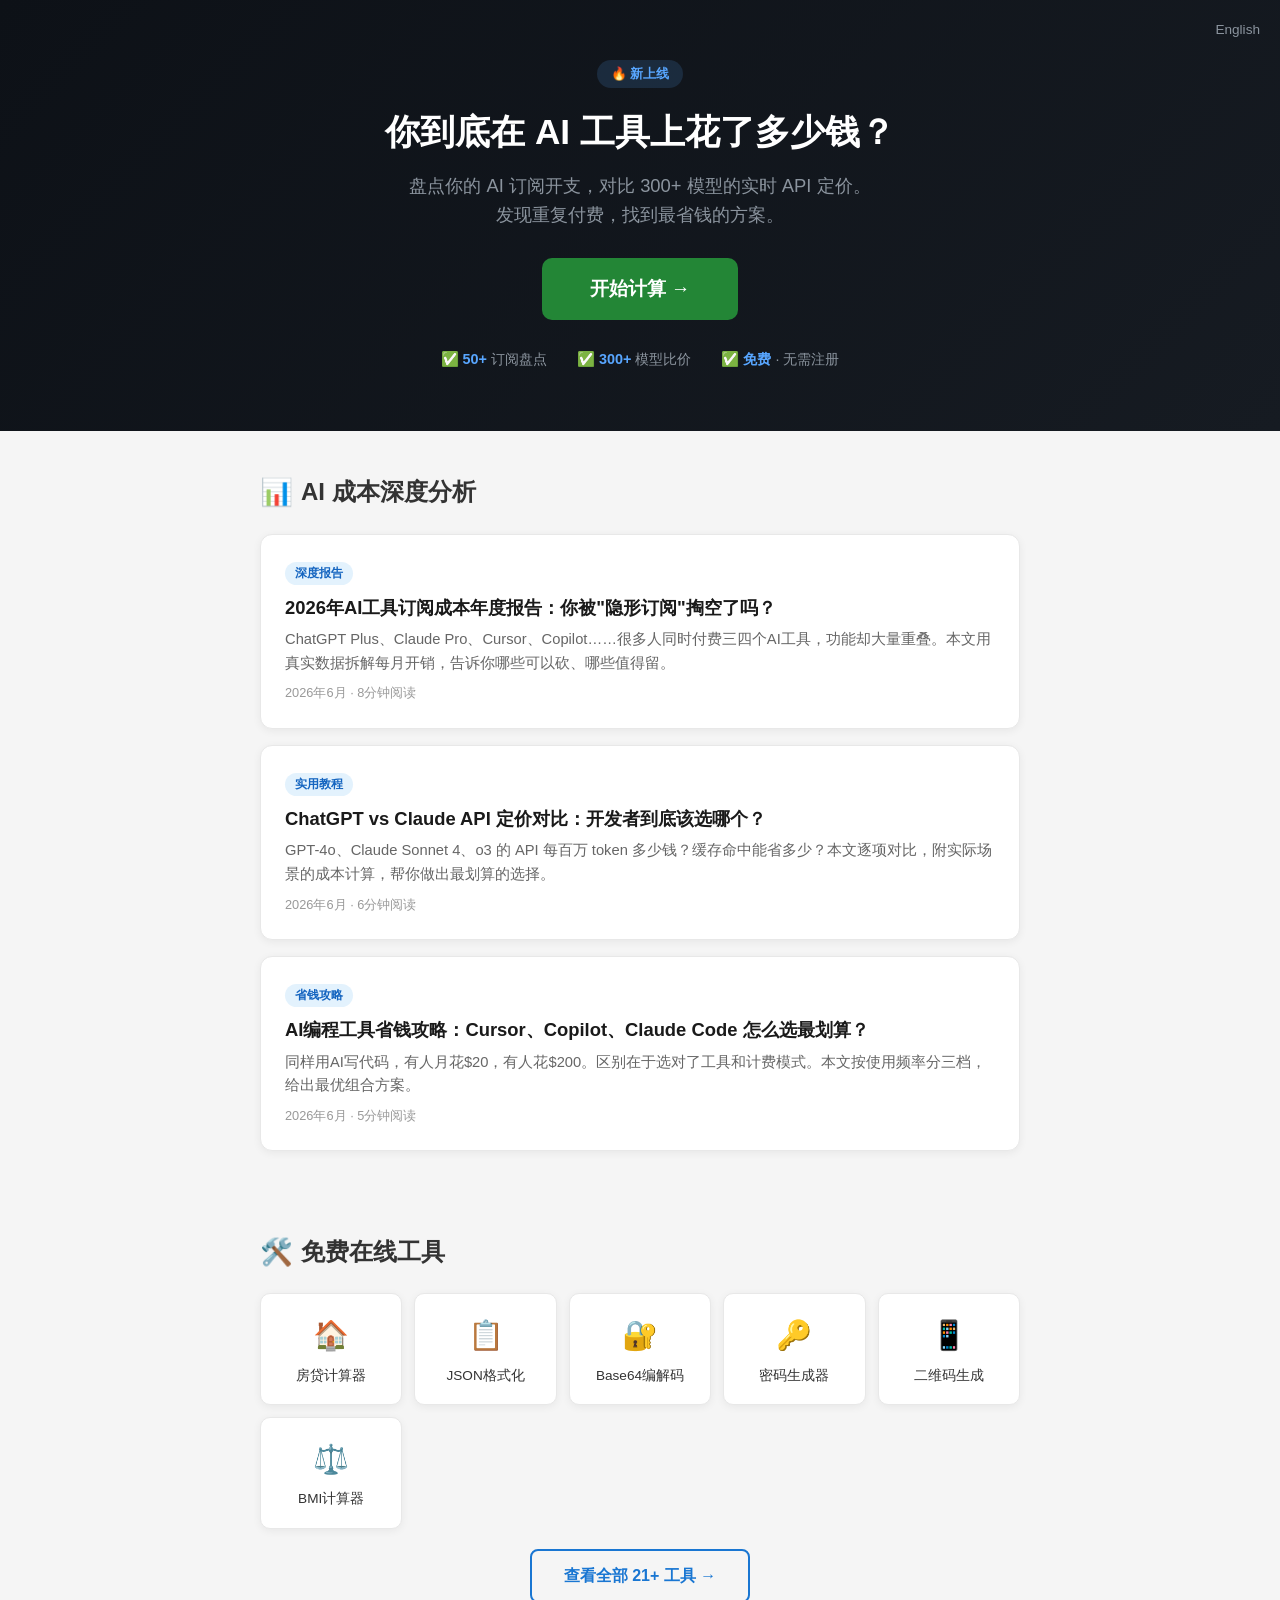
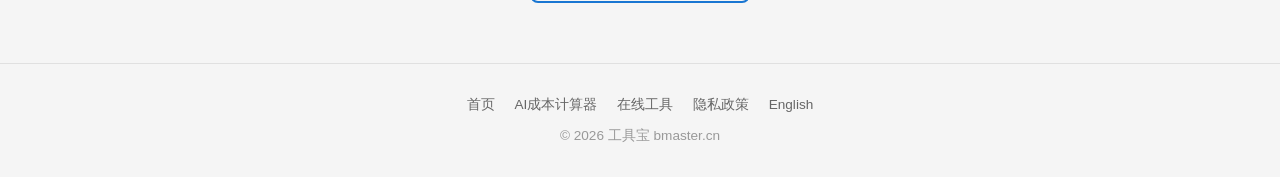
<file: zh/index.html>
<!DOCTYPE html>
<html lang="zh-CN">
<head>
<meta charset="UTF-8">
<meta name="viewport" content="width=device-width,initial-scale=1">
<title>工具宝 | AI工具成本计算器 + 免费在线工具</title>
<meta name="description" content="工具宝 — 免费AI工具成本计算器，帮你盘点AI订阅开支，对比300+模型API定价。另含21+在线工具：JSON格式化、Base64、密码生成、二维码等，纯前端数据不上传。">
<link rel="canonical" href="https://bmaster.cn/zh/">
<link rel="alternate" hreflang="en" href="https://bmaster.cn/">
<link rel="alternate" hreflang="zh-CN" href="https://bmaster.cn/zh/">
<link rel="alternate" hreflang="x-default" href="https://bmaster.cn/">
<meta property="og:type" content="website">
<meta property="og:url" content="https://bmaster.cn/zh/">
<meta property="og:title" content="工具宝 | AI工具成本计算器 + 免费在线工具">
<meta property="og:description" content="盘点AI订阅开支，对比300+模型API定价，21+免费在线工具。">
<meta property="og:image" content="https://aicosts.bmaster.cn/og-image.png">
<meta name="theme-color" content="#0d1117">
<link rel="icon" type="image/svg+xml" href="/favicon.svg">
<script async src="https://pagead2.googlesyndication.com/pagead/js/adsbygoogle.js?client=ca-pub-2831974253933443"
     crossorigin="anonymous"></script>
<style>
*{margin:0;padding:0;box-sizing:border-box}
body{font-family:-apple-system,BlinkMacSystemFont,'Segoe UI',Roboto,sans-serif;background:#f5f5f5;color:#333;line-height:1.6}
a{text-decoration:none;color:inherit}
.hero{background:linear-gradient(135deg,#0d1117 0%,#161b22 100%);color:#fff;padding:60px 20px;text-align:center}
.hero h1{font-size:2.2em;margin-bottom:10px}
.hero .hero-sub{font-size:1.15em;color:#8b949e;max-width:600px;margin:0 auto 28px}
.hero-badge{display:inline-block;background:rgba(88,166,255,.15);color:#58a6ff;padding:4px 14px;border-radius:20px;font-size:.8em;margin-bottom:16px;font-weight:600}
.hero-cta{display:inline-block;padding:16px 48px;background:#238636;color:#fff;border-radius:10px;font-size:1.2em;font-weight:700;transition:background .2s,transform .15s}
.hero-cta:hover{background:#2ea043;transform:translateY(-2px)}
.hero-features{display:flex;justify-content:center;gap:30px;margin-top:28px;flex-wrap:wrap}
.hero-features span{color:#8b949e;font-size:.9em}
.hero-features b{color:#58a6ff}
.lang-switch{position:absolute;top:16px;right:20px}
.lang-switch a{color:#8b949e;font-size:.85em}
.section{max-width:800px;margin:0 auto;padding:40px 20px}
.section h2{font-size:1.5em;margin-bottom:20px;display:flex;align-items:center;gap:8px}
.section h2 .emoji{font-size:1.1em}
.articles{display:grid;gap:16px}
.article-card{background:#fff;border-radius:12px;padding:24px;box-shadow:0 2px 8px rgba(0,0,0,.06);transition:transform .15s,box-shadow .15s;border:1px solid #e8e8e8}
.article-card:hover{transform:translateY(-2px);box-shadow:0 4px 20px rgba(0,0,0,.1)}
.article-card .a-tag{display:inline-block;font-size:.75em;padding:2px 10px;border-radius:12px;background:#e3f2fd;color:#1565c0;font-weight:600;margin-bottom:8px}
.article-card h3{font-size:1.15em;margin-bottom:6px;color:#1a1a1a}
.article-card p{color:#666;font-size:.92em}
.article-card .a-meta{color:#999;font-size:.8em;margin-top:8px}
.tools-grid{display:grid;grid-template-columns:repeat(auto-fill,minmax(130px,1fr));gap:12px}
.tool-card{background:#fff;border-radius:10px;padding:18px 10px;text-align:center;color:#333;box-shadow:0 2px 8px rgba(0,0,0,.06);transition:transform .15s,box-shadow .15s;border:1px solid #e8e8e8}
.tool-card:hover{transform:translateY(-2px);box-shadow:0 4px 16px rgba(0,0,0,.1)}
.tool-card .icon{font-size:1.8em;margin-bottom:6px}
.tool-card .name{font-size:.85em;font-weight:500}
.tool-more{text-align:center;margin-top:20px}
.tool-more a{display:inline-block;padding:12px 32px;border:2px solid #1976d2;color:#1976d2;border-radius:8px;font-weight:600;transition:all .2s}
.tool-more a:hover{background:#1976d2;color:#fff}
.footer{text-align:center;padding:30px 20px;color:#999;font-size:.85em;border-top:1px solid #e0e0e0;margin-top:20px}
.footer a{color:#666}
.footer-nav{margin-bottom:10px}
.footer-nav a{margin:0 8px}
@media(max-width:600px){.hero h1{font-size:1.7em}.hero-features{gap:16px}}
</style>
</head>
<body>

<div class="lang-switch"><a href="/">English</a></div>

<!-- HERO: AI Cost Calculator -->
<div class="hero">
  <div class="hero-badge">🔥 新上线</div>
  <h1>你到底在 AI 工具上花了多少钱？</h1>
  <p class="hero-sub">盘点你的 AI 订阅开支，对比 300+ 模型的实时 API 定价。<br>发现重复付费，找到最省钱的方案。</p>
  <a class="hero-cta" href="https://aicosts.bmaster.cn/">开始计算 →</a>
  <div class="hero-features">
    <span>✅ <b>50+</b> 订阅盘点</span>
    <span>✅ <b>300+</b> 模型比价</span>
    <span>✅ <b>免费</b> · 无需注册</span>
  </div>
</div>

<!-- ARTICLES -->
<div class="section">
  <h2><span class="emoji">📊</span> AI 成本深度分析</h2>
  <div class="articles">

    <a class="article-card" href="/zh/articles/ai-cost-report-2026.html">
      <span class="a-tag">深度报告</span>
      <h3>2026年AI工具订阅成本年度报告：你被"隐形订阅"掏空了吗？</h3>
      <p>ChatGPT Plus、Claude Pro、Cursor、Copilot……很多人同时付费三四个AI工具，功能却大量重叠。本文用真实数据拆解每月开销，告诉你哪些可以砍、哪些值得留。</p>
      <div class="a-meta">2026年6月 · 8分钟阅读</div>
    </a>

    <a class="article-card" href="/zh/articles/chatgpt-vs-claude-api.html">
      <span class="a-tag">实用教程</span>
      <h3>ChatGPT vs Claude API 定价对比：开发者到底该选哪个？</h3>
      <p>GPT-4o、Claude Sonnet 4、o3 的 API 每百万 token 多少钱？缓存命中能省多少？本文逐项对比，附实际场景的成本计算，帮你做出最划算的选择。</p>
      <div class="a-meta">2026年6月 · 6分钟阅读</div>
    </a>

    <a class="article-card" href="/zh/articles/ai-coding-save-money.html">
      <span class="a-tag">省钱攻略</span>
      <h3>AI编程工具省钱攻略：Cursor、Copilot、Claude Code 怎么选最划算？</h3>
      <p>同样用AI写代码，有人月花$20，有人花$200。区别在于选对了工具和计费模式。本文按使用频率分三档，给出最优组合方案。</p>
      <div class="a-meta">2026年6月 · 5分钟阅读</div>
    </a>

  </div>
</div>

<!-- TOOLS -->
<div class="section">
  <h2><span class="emoji">🛠️</span> 免费在线工具</h2>
  <div class="tools-grid">
    <a class="tool-card" href="https://tools.bmaster.cn/mortgage-calc.html"><div class="icon">🏠</div><div class="name">房贷计算器</div></a>
    <a class="tool-card" href="https://tools.bmaster.cn/json-format.html"><div class="icon">📋</div><div class="name">JSON格式化</div></a>
    <a class="tool-card" href="https://tools.bmaster.cn/base64.html"><div class="icon">🔐</div><div class="name">Base64编解码</div></a>
    <a class="tool-card" href="https://tools.bmaster.cn/password-gen.html"><div class="icon">🔑</div><div class="name">密码生成器</div></a>
    <a class="tool-card" href="https://tools.bmaster.cn/qrcode.html"><div class="icon">📱</div><div class="name">二维码生成</div></a>
    <a class="tool-card" href="https://tools.bmaster.cn/bmi-calc.html"><div class="icon">⚖️</div><div class="name">BMI计算器</div></a>
  </div>
  <div class="tool-more">
    <a href="https://tools.bmaster.cn/">查看全部 21+ 工具 →</a>
  </div>
</div>

<div class="footer">
  <div class="footer-nav">
    <a href="/zh/">首页</a>
    <a href="https://aicosts.bmaster.cn/">AI成本计算器</a>
    <a href="https://tools.bmaster.cn/">在线工具</a>
    <a href="https://tools.bmaster.cn/privacy.html">隐私政策</a>
    <a href="/">English</a>
  </div>
  <p>© 2026 工具宝 bmaster.cn</p>
</div>

</body>
</html>
</file>
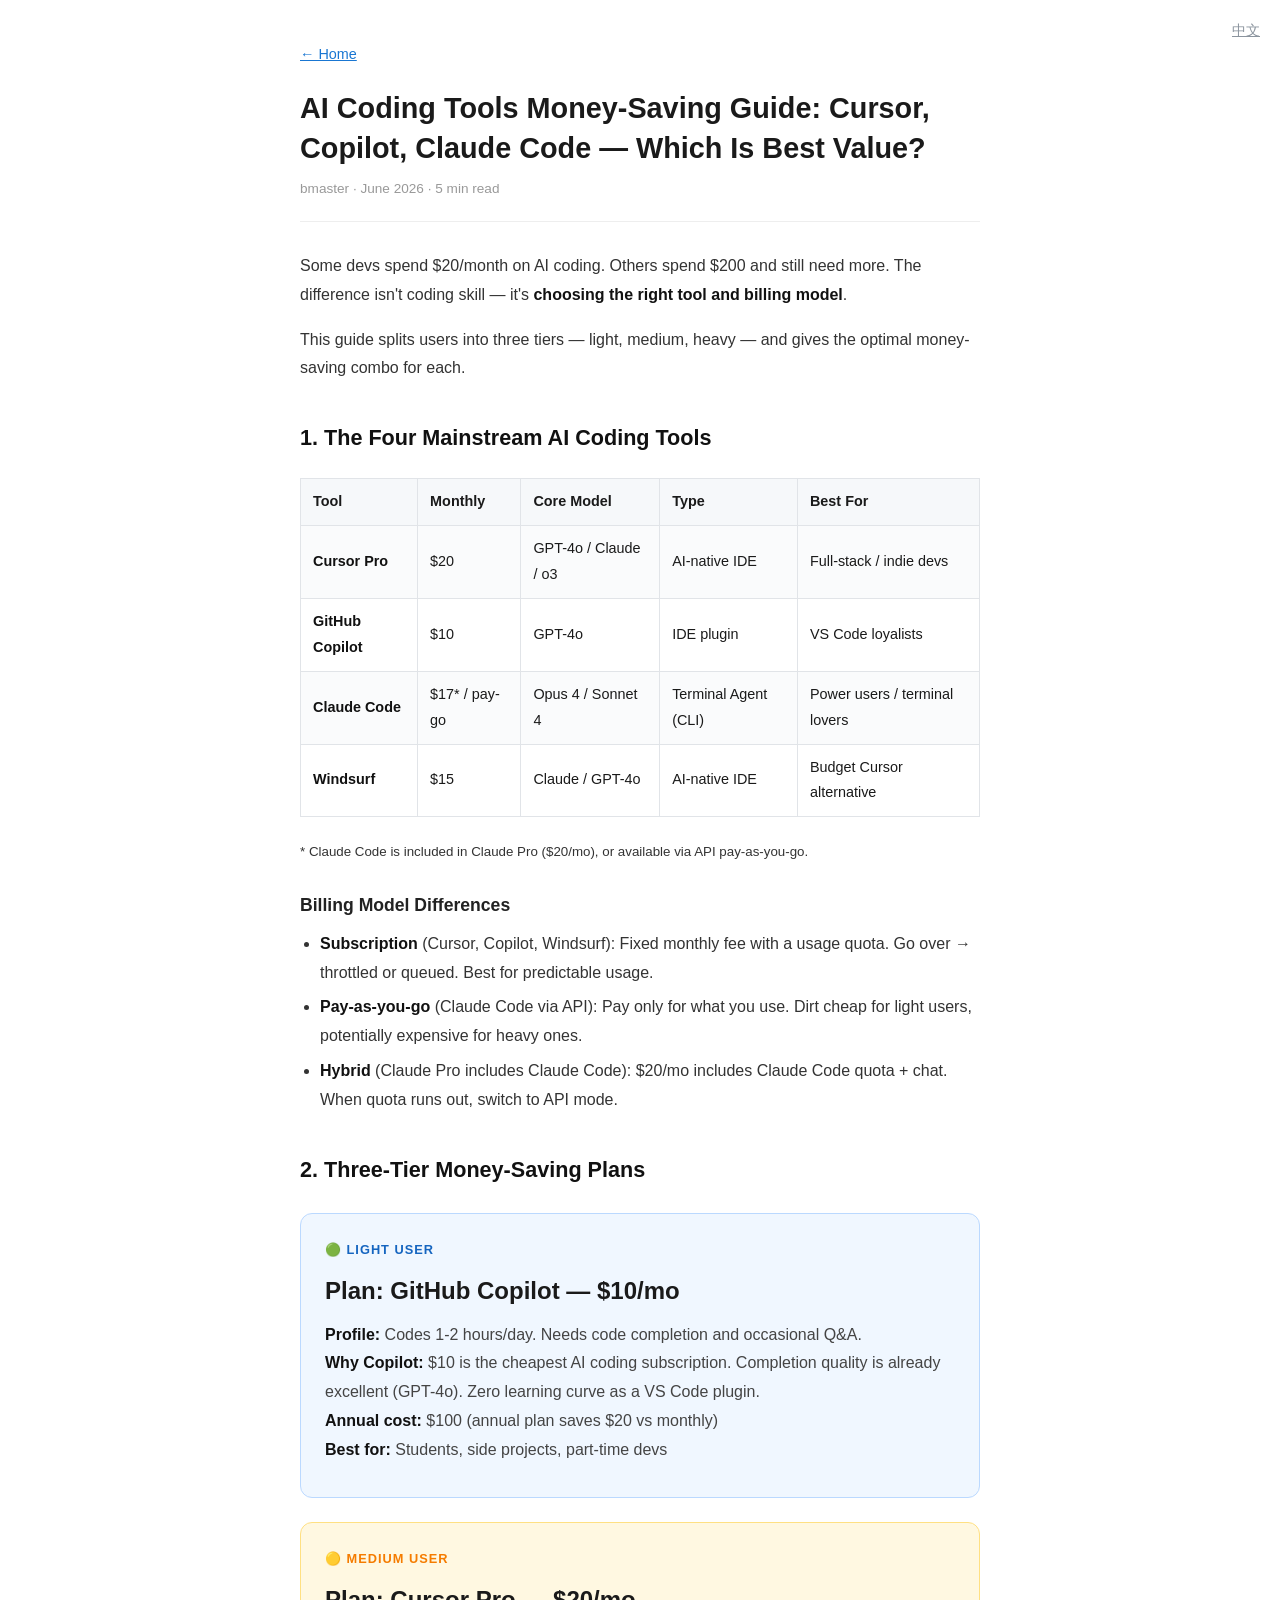
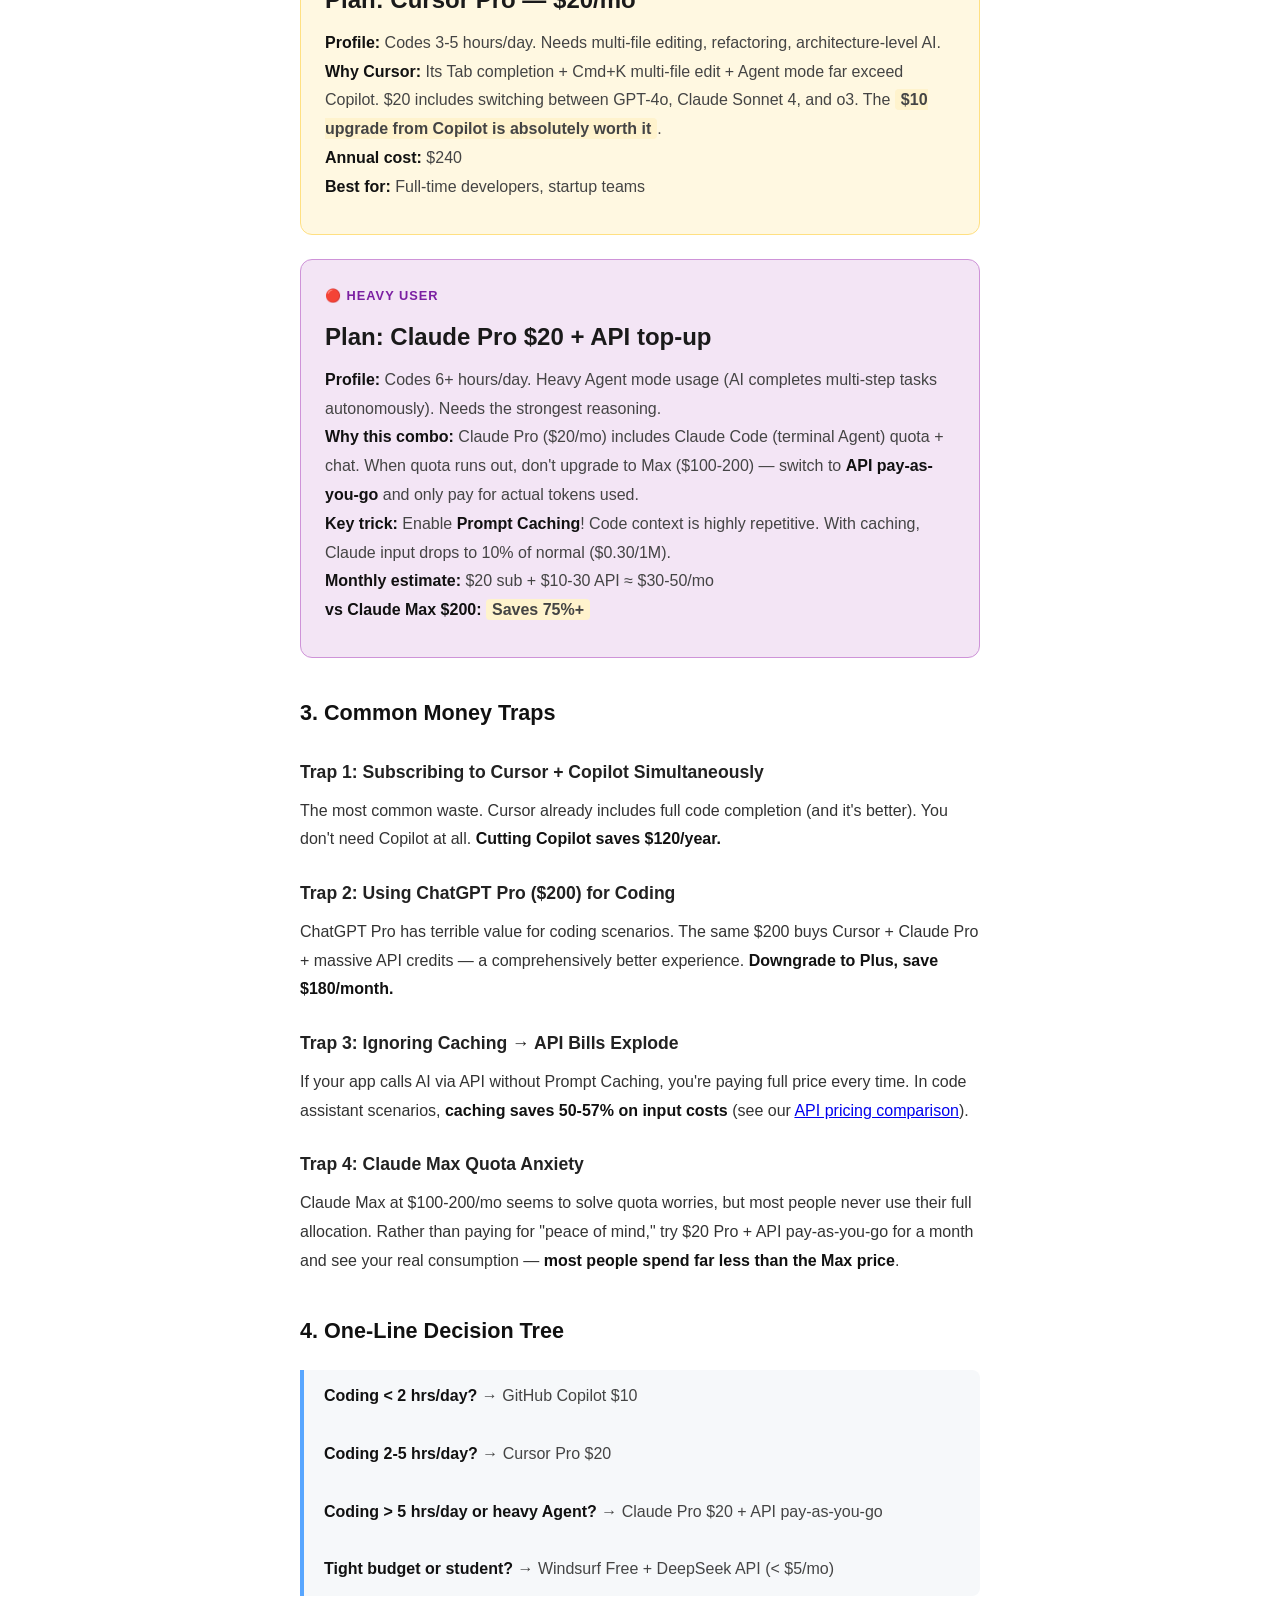
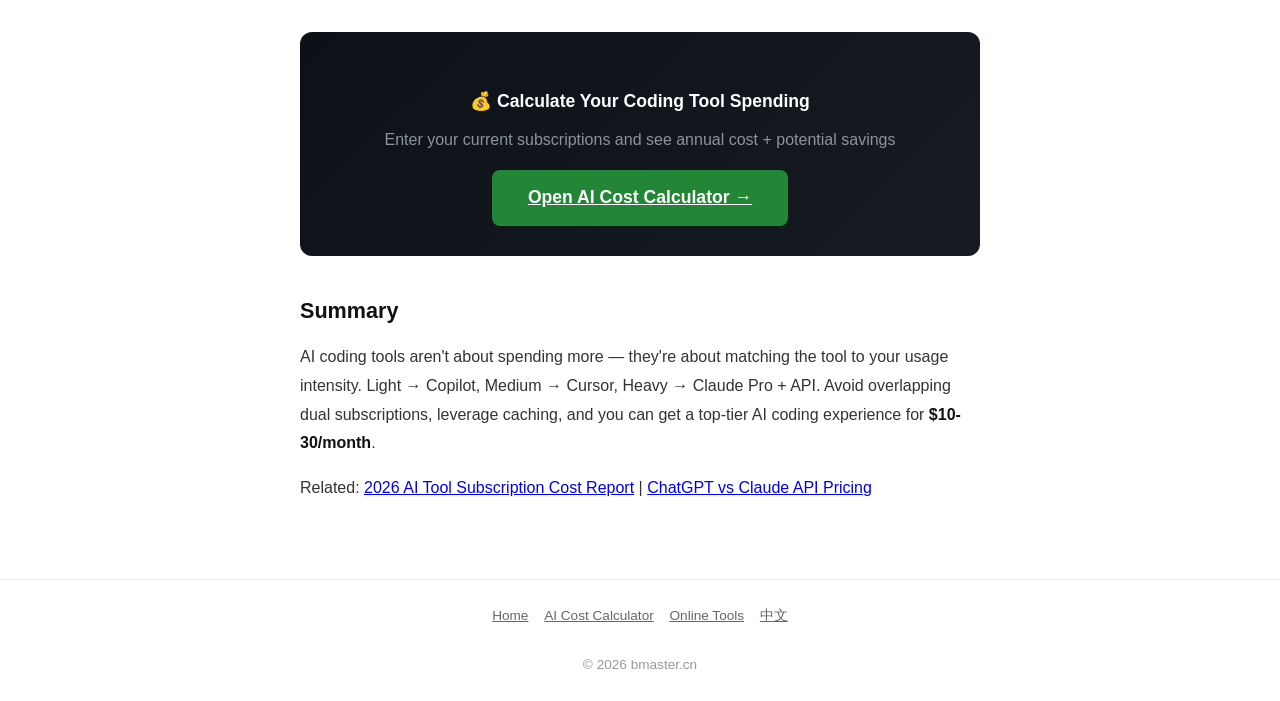
<file: articles/ai-coding-save-money.html>
<!DOCTYPE html>
<html lang="en">
<head>
<meta charset="UTF-8">
<meta name="viewport" content="width=device-width,initial-scale=1">
<title>AI Coding Tools Money-Saving Guide: Cursor, Copilot, Claude Code — Which Is Best Value? | bmaster</title>
<meta name="description" content="Some devs spend $20/month on AI coding, others $200. The difference is choosing the right tool and billing model. This guide gives optimal combos by usage level.">
<link rel="canonical" href="https://bmaster.cn/articles/ai-coding-save-money.html">
<link rel="alternate" hreflang="en" href="https://bmaster.cn/articles/ai-coding-save-money.html">
<link rel="alternate" hreflang="zh-CN" href="https://bmaster.cn/zh/articles/ai-coding-save-money.html">
<meta property="og:title" content="AI Coding Tools Money-Saving Guide">
<meta property="og:description" content="Optimal AI coding tool combos by usage level. Cursor, Copilot, Claude Code compared.">
<meta property="og:type" content="article">
<meta property="og:image" content="https://aicosts.bmaster.cn/og-image.png">
<meta name="theme-color" content="#0d1117">
<link rel="icon" type="image/svg+xml" href="/favicon.svg">
<script async src="https://pagead2.googlesyndication.com/pagead/js/adsbygoogle.js?client=ca-pub-2831974253933443"
     crossorigin="anonymous"></script>
<style>
*{margin:0;padding:0;box-sizing:border-box}
body{font-family:-apple-system,BlinkMacSystemFont,'Segoe UI',Roboto,sans-serif;background:#fff;color:#1a1a1a;line-height:1.8}
.article{max-width:720px;margin:0 auto;padding:40px 20px 60px}
.article h1{font-size:1.8em;line-height:1.4;margin-bottom:8px}
.article .meta{color:#999;font-size:.85em;margin-bottom:30px;padding-bottom:20px;border-bottom:1px solid #eee}
.article h2{font-size:1.35em;margin:36px 0 12px;color:#111}
.article h3{font-size:1.1em;margin:24px 0 8px;color:#222}
.article p{margin-bottom:16px;color:#333}
.article ul,.article ol{margin:0 0 16px 20px;color:#333}
.article li{margin-bottom:6px}
.article blockquote{border-left:4px solid #58a6ff;background:#f6f8fa;padding:12px 20px;margin:20px 0;border-radius:0 8px 8px 0;color:#444}
.article strong{color:#111}
.article table{width:100%;border-collapse:collapse;margin:20px 0;font-size:.9em}
.article th{background:#f6f8fa;padding:10px 12px;text-align:left;border:1px solid #e1e4e8;font-weight:600}
.article td{padding:10px 12px;border:1px solid #e1e4e8}
.article tr:nth-child(even){background:#fafbfc}
.article .highlight{background:#fff3cd;padding:2px 6px;border-radius:4px;font-weight:600}
.article code{background:#f6f8fa;padding:2px 6px;border-radius:4px;font-size:.9em;font-family:Consolas,monospace}
.article .nav-back{display:inline-block;margin-bottom:20px;color:#1976d2;font-size:.9em}
.tier-box{border-radius:12px;padding:24px;margin:24px 0}
.tier-light{background:#f0f7ff;border:1px solid #bbd9ff}
.tier-mid{background:#fff8e1;border:1px solid #ffe082}
.tier-heavy{background:#f3e5f5;border:1px solid #ce93d8}
.tier-box .tier-label{font-size:.8em;font-weight:700;text-transform:uppercase;letter-spacing:1px;margin-bottom:8px}
.tier-light .tier-label{color:#1565c0}
.tier-mid .tier-label{color:#f57c00}
.tier-heavy .tier-label{color:#7b1fa2}
.tier-box .tier-cost{font-size:1.5em;font-weight:800;margin-bottom:8px}
.tier-box .tier-plan{color:#444;margin-bottom:8px}
.cta-box{background:linear-gradient(135deg,#0d1117,#161b22);color:#fff;border-radius:12px;padding:30px;text-align:center;margin:36px 0}
.cta-box h3{color:#fff;margin-bottom:8px}
.cta-box p{color:#8b949e;margin-bottom:16px}
.cta-box a{display:inline-block;padding:12px 36px;background:#238636;color:#fff;border-radius:8px;font-weight:700;font-size:1.1em}
.footer{text-align:center;padding:24px;color:#999;font-size:.85em;border-top:1px solid #eee}
.footer a{color:#666;margin:0 6px}
.lang-switch{position:absolute;top:16px;right:20px}
.lang-switch a{color:#8b949e;font-size:.85em}
</style>
</head>
<body>

<div class="lang-switch"><a href="/zh/articles/ai-coding-save-money.html">中文</a></div>
<article class="article">
  <a class="nav-back" href="/">← Home</a>
  <h1>AI Coding Tools Money-Saving Guide: Cursor, Copilot, Claude Code — Which Is Best Value?</h1>
  <div class="meta">bmaster · June 2026 · 5 min read</div>

  <p>Some devs spend $20/month on AI coding. Others spend $200 and still need more. The difference isn't coding skill — it's <strong>choosing the right tool and billing model</strong>.</p>

  <p>This guide splits users into three tiers — light, medium, heavy — and gives the optimal money-saving combo for each.</p>

  <h2>1. The Four Mainstream AI Coding Tools</h2>

  <table>
    <tr><th>Tool</th><th>Monthly</th><th>Core Model</th><th>Type</th><th>Best For</th></tr>
    <tr><td><strong>Cursor Pro</strong></td><td>$20</td><td>GPT-4o / Claude / o3</td><td>AI-native IDE</td><td>Full-stack / indie devs</td></tr>
    <tr><td><strong>GitHub Copilot</strong></td><td>$10</td><td>GPT-4o</td><td>IDE plugin</td><td>VS Code loyalists</td></tr>
    <tr><td><strong>Claude Code</strong></td><td>$17* / pay-go</td><td>Opus 4 / Sonnet 4</td><td>Terminal Agent (CLI)</td><td>Power users / terminal lovers</td></tr>
    <tr><td><strong>Windsurf</strong></td><td>$15</td><td>Claude / GPT-4o</td><td>AI-native IDE</td><td>Budget Cursor alternative</td></tr>
  </table>

  <p><small>* Claude Code is included in Claude Pro ($20/mo), or available via API pay-as-you-go.</small></p>

  <h3>Billing Model Differences</h3>
  <ul>
    <li><strong>Subscription</strong> (Cursor, Copilot, Windsurf): Fixed monthly fee with a usage quota. Go over → throttled or queued. Best for predictable usage.</li>
    <li><strong>Pay-as-you-go</strong> (Claude Code via API): Pay only for what you use. Dirt cheap for light users, potentially expensive for heavy ones.</li>
    <li><strong>Hybrid</strong> (Claude Pro includes Claude Code): $20/mo includes Claude Code quota + chat. When quota runs out, switch to API mode.</li>
  </ul>

  <h2>2. Three-Tier Money-Saving Plans</h2>

  <div class="tier-box tier-light">
    <div class="tier-label">🟢 Light User</div>
    <div class="tier-cost">Plan: GitHub Copilot — $10/mo</div>
    <div class="tier-plan">
      <strong>Profile:</strong> Codes 1-2 hours/day. Needs code completion and occasional Q&A.<br>
      <strong>Why Copilot:</strong> $10 is the cheapest AI coding subscription. Completion quality is already excellent (GPT-4o). Zero learning curve as a VS Code plugin.<br>
      <strong>Annual cost:</strong> $100 (annual plan saves $20 vs monthly)<br>
      <strong>Best for:</strong> Students, side projects, part-time devs
    </div>
  </div>

  <div class="tier-box tier-mid">
    <div class="tier-label">🟡 Medium User</div>
    <div class="tier-cost">Plan: Cursor Pro — $20/mo</div>
    <div class="tier-plan">
      <strong>Profile:</strong> Codes 3-5 hours/day. Needs multi-file editing, refactoring, architecture-level AI.<br>
      <strong>Why Cursor:</strong> Its Tab completion + Cmd+K multi-file edit + Agent mode far exceed Copilot. $20 includes switching between GPT-4o, Claude Sonnet 4, and o3. The <span class="highlight">$10 upgrade from Copilot is absolutely worth it</span>.<br>
      <strong>Annual cost:</strong> $240<br>
      <strong>Best for:</strong> Full-time developers, startup teams
    </div>
  </div>

  <div class="tier-box tier-heavy">
    <div class="tier-label">🔴 Heavy User</div>
    <div class="tier-cost">Plan: Claude Pro $20 + API top-up</div>
    <div class="tier-plan">
      <strong>Profile:</strong> Codes 6+ hours/day. Heavy Agent mode usage (AI completes multi-step tasks autonomously). Needs the strongest reasoning.<br>
      <strong>Why this combo:</strong> Claude Pro ($20/mo) includes Claude Code (terminal Agent) quota + chat. When quota runs out, don't upgrade to Max ($100-200) — switch to <strong>API pay-as-you-go</strong> and only pay for actual tokens used.<br>
      <strong>Key trick:</strong> Enable <strong>Prompt Caching</strong>! Code context is highly repetitive. With caching, Claude input drops to 10% of normal ($0.30/1M).<br>
      <strong>Monthly estimate:</strong> $20 sub + $10-30 API ≈ $30-50/mo<br>
      <strong>vs Claude Max $200:</strong> <span class="highlight">Saves 75%+</span>
    </div>
  </div>

  <h2>3. Common Money Traps</h2>

  <h3>Trap 1: Subscribing to Cursor + Copilot Simultaneously</h3>
  <p>The most common waste. Cursor already includes full code completion (and it's better). You don't need Copilot at all. <strong>Cutting Copilot saves $120/year.</strong></p>

  <h3>Trap 2: Using ChatGPT Pro ($200) for Coding</h3>
  <p>ChatGPT Pro has terrible value for coding scenarios. The same $200 buys Cursor + Claude Pro + massive API credits — a comprehensively better experience. <strong>Downgrade to Plus, save $180/month.</strong></p>

  <h3>Trap 3: Ignoring Caching → API Bills Explode</h3>
  <p>If your app calls AI via API without Prompt Caching, you're paying full price every time. In code assistant scenarios, <strong>caching saves 50-57% on input costs</strong> (see our <a href="/articles/chatgpt-vs-claude-api.html">API pricing comparison</a>).</p>

  <h3>Trap 4: Claude Max Quota Anxiety</h3>
  <p>Claude Max at $100-200/mo seems to solve quota worries, but most people never use their full allocation. Rather than paying for "peace of mind," try $20 Pro + API pay-as-you-go for a month and see your real consumption — <strong>most people spend far less than the Max price</strong>.</p>

  <h2>4. One-Line Decision Tree</h2>

  <blockquote>
    <strong>Coding &lt; 2 hrs/day?</strong> → GitHub Copilot $10<br><br>
    <strong>Coding 2-5 hrs/day?</strong> → Cursor Pro $20<br><br>
    <strong>Coding &gt; 5 hrs/day or heavy Agent?</strong> → Claude Pro $20 + API pay-as-you-go<br><br>
    <strong>Tight budget or student?</strong> → Windsurf Free + DeepSeek API (&lt; $5/mo)
  </blockquote>

  <div class="cta-box">
    <h3>💰 Calculate Your Coding Tool Spending</h3>
    <p>Enter your current subscriptions and see annual cost + potential savings</p>
    <a href="https://aicosts.bmaster.cn/">Open AI Cost Calculator →</a>
  </div>

  <h2>Summary</h2>

  <p>AI coding tools aren't about spending more — they're about matching the tool to your usage intensity. Light → Copilot, Medium → Cursor, Heavy → Claude Pro + API. Avoid overlapping dual subscriptions, leverage caching, and you can get a top-tier AI coding experience for <strong>$10-30/month</strong>.</p>

  <p>Related: <a href="/articles/ai-cost-report-2026.html">2026 AI Tool Subscription Cost Report</a> | <a href="/articles/chatgpt-vs-claude-api.html">ChatGPT vs Claude API Pricing</a></p>

</article>

<div class="footer">
  <a href="/">Home</a>
  <a href="https://aicosts.bmaster.cn/">AI Cost Calculator</a>
  <a href="https://tools.bmaster.cn/">Online Tools</a>
  <a href="/zh/articles/ai-coding-save-money.html">中文</a>
  <br><br>
  © 2026 bmaster.cn
</div>

</body>
</html>
</file>
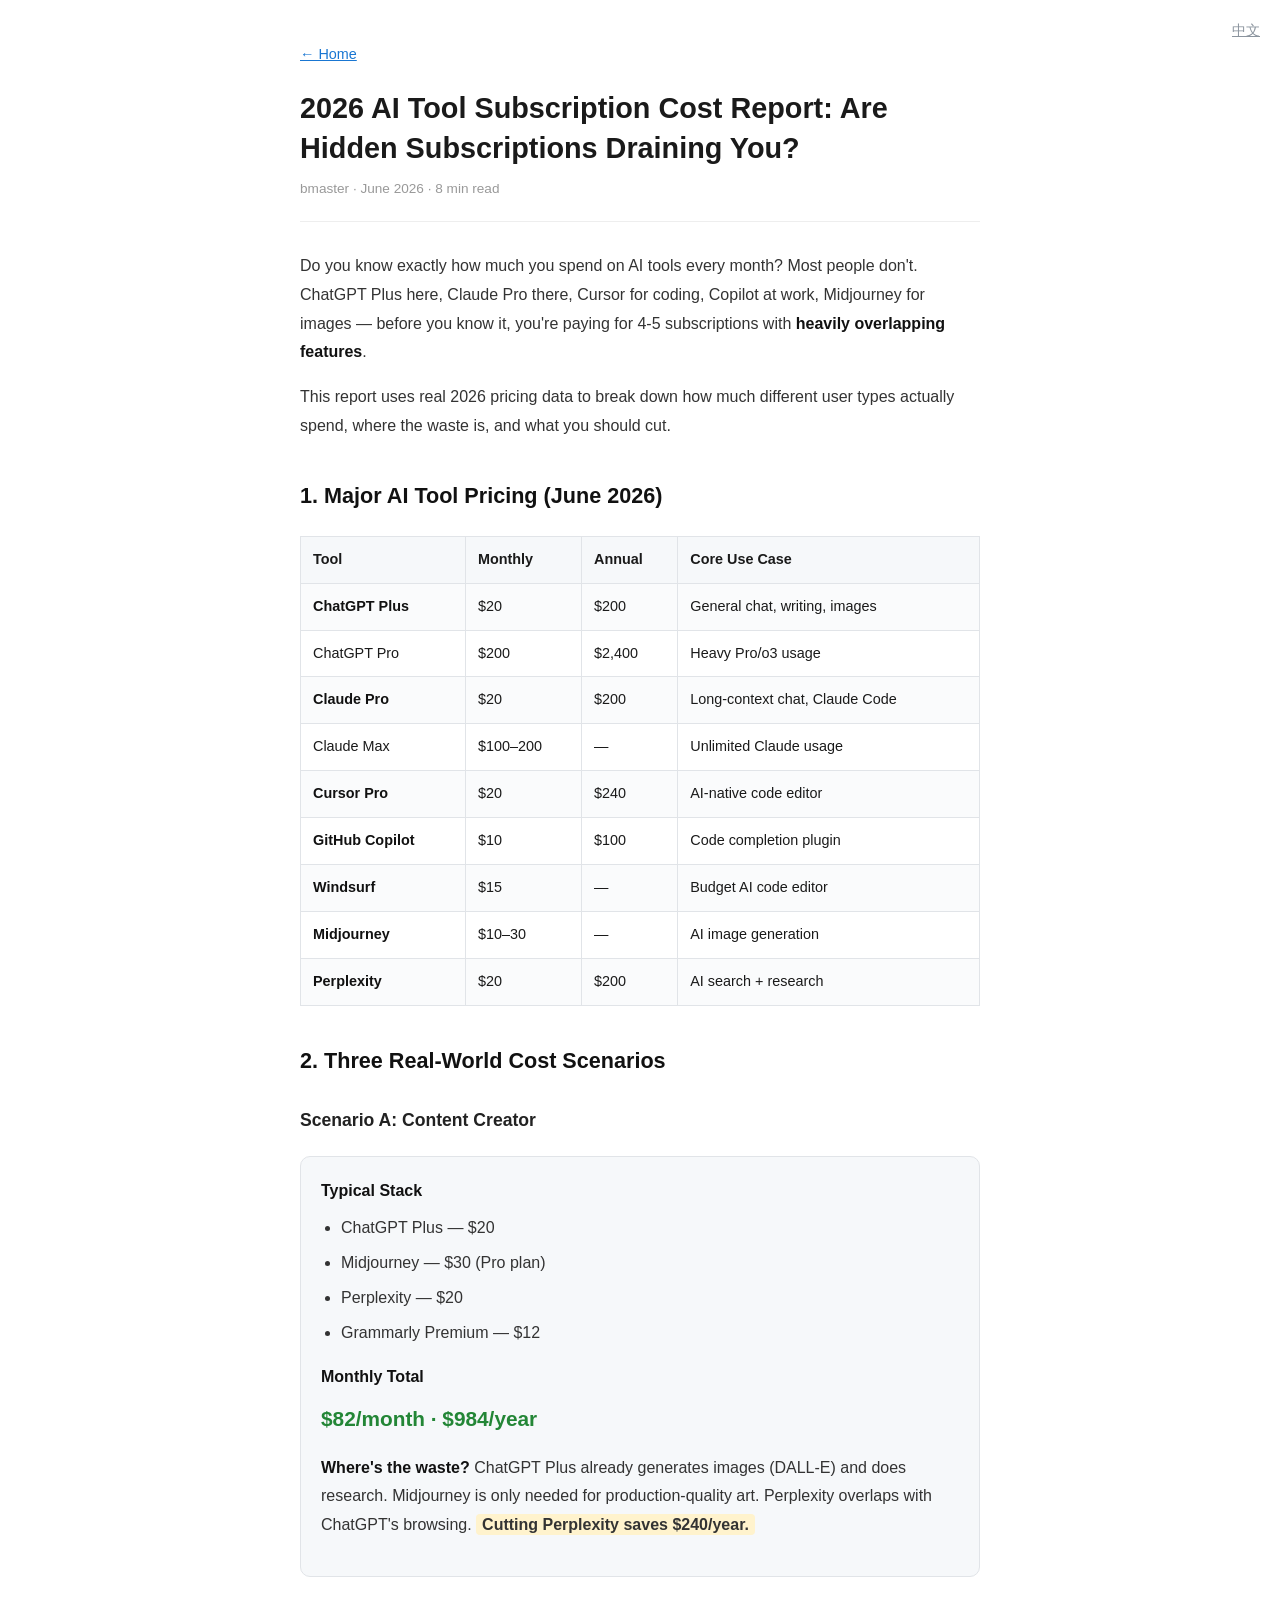
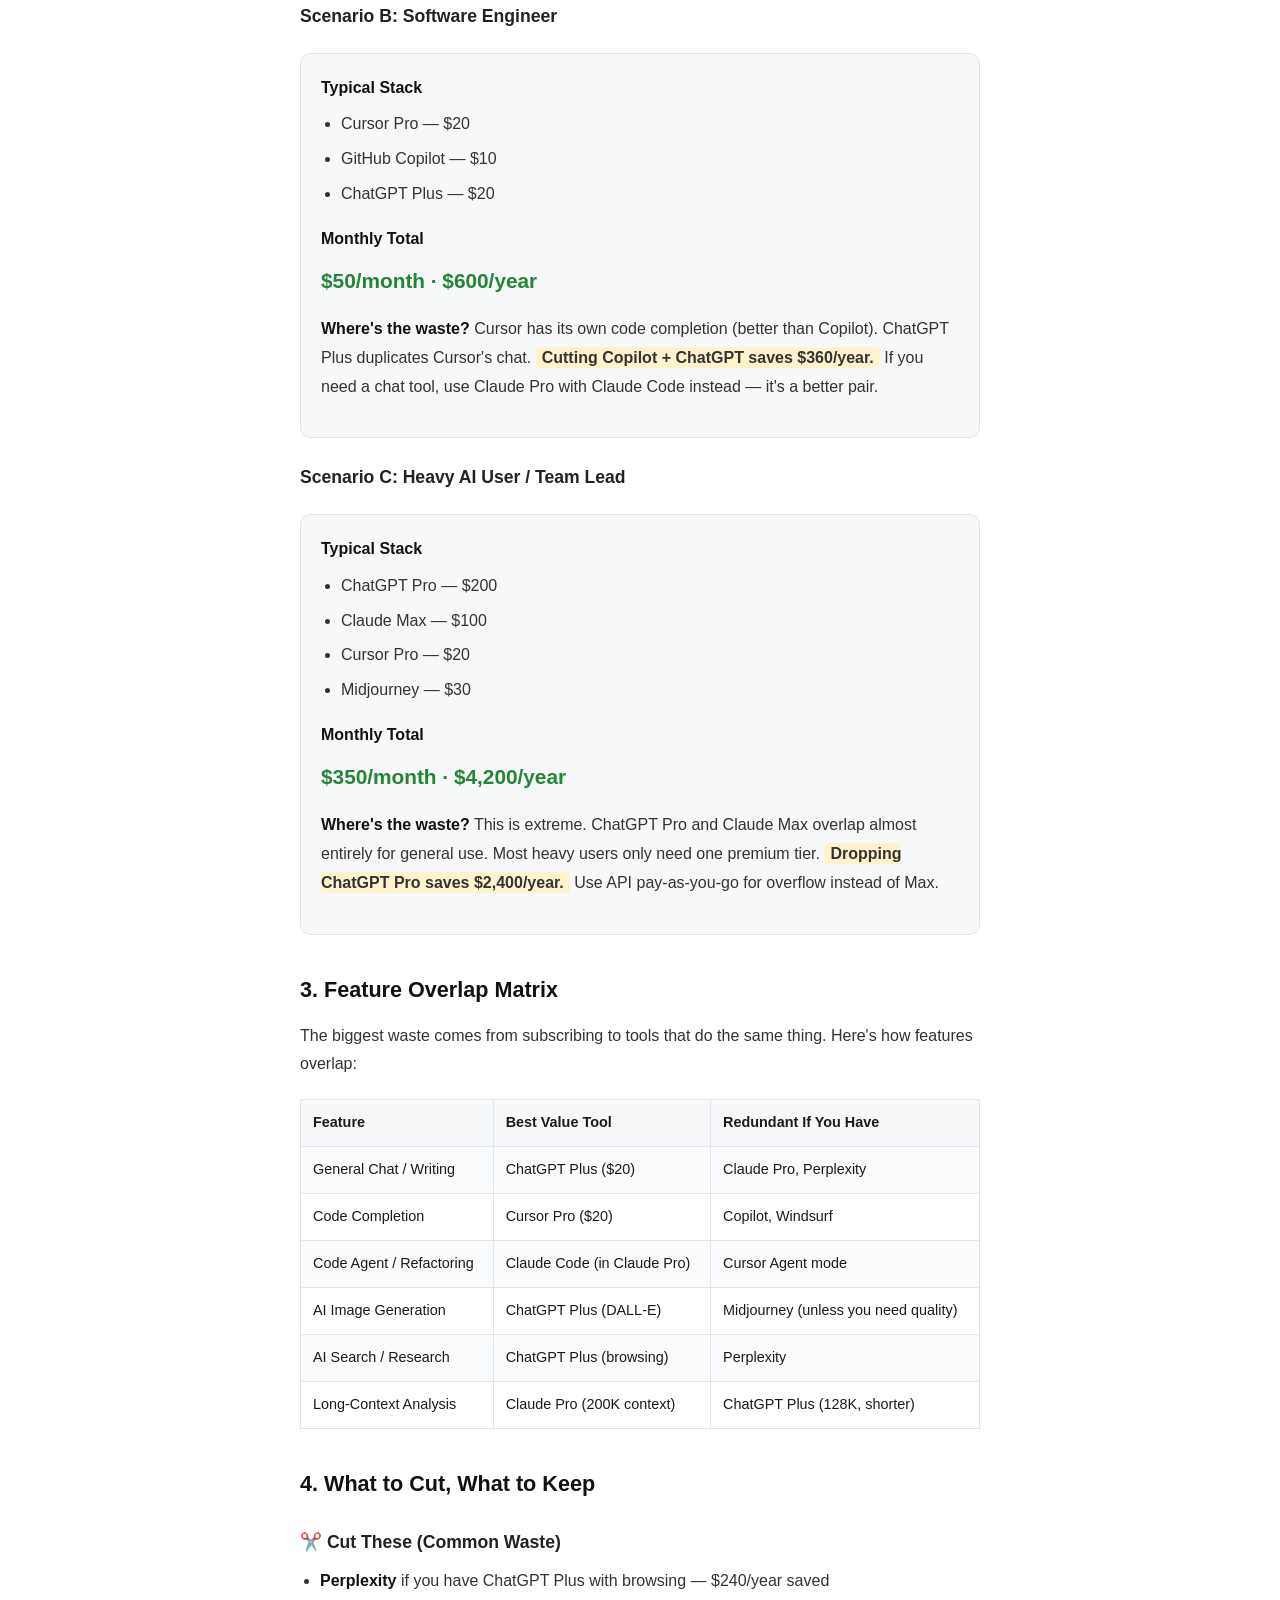
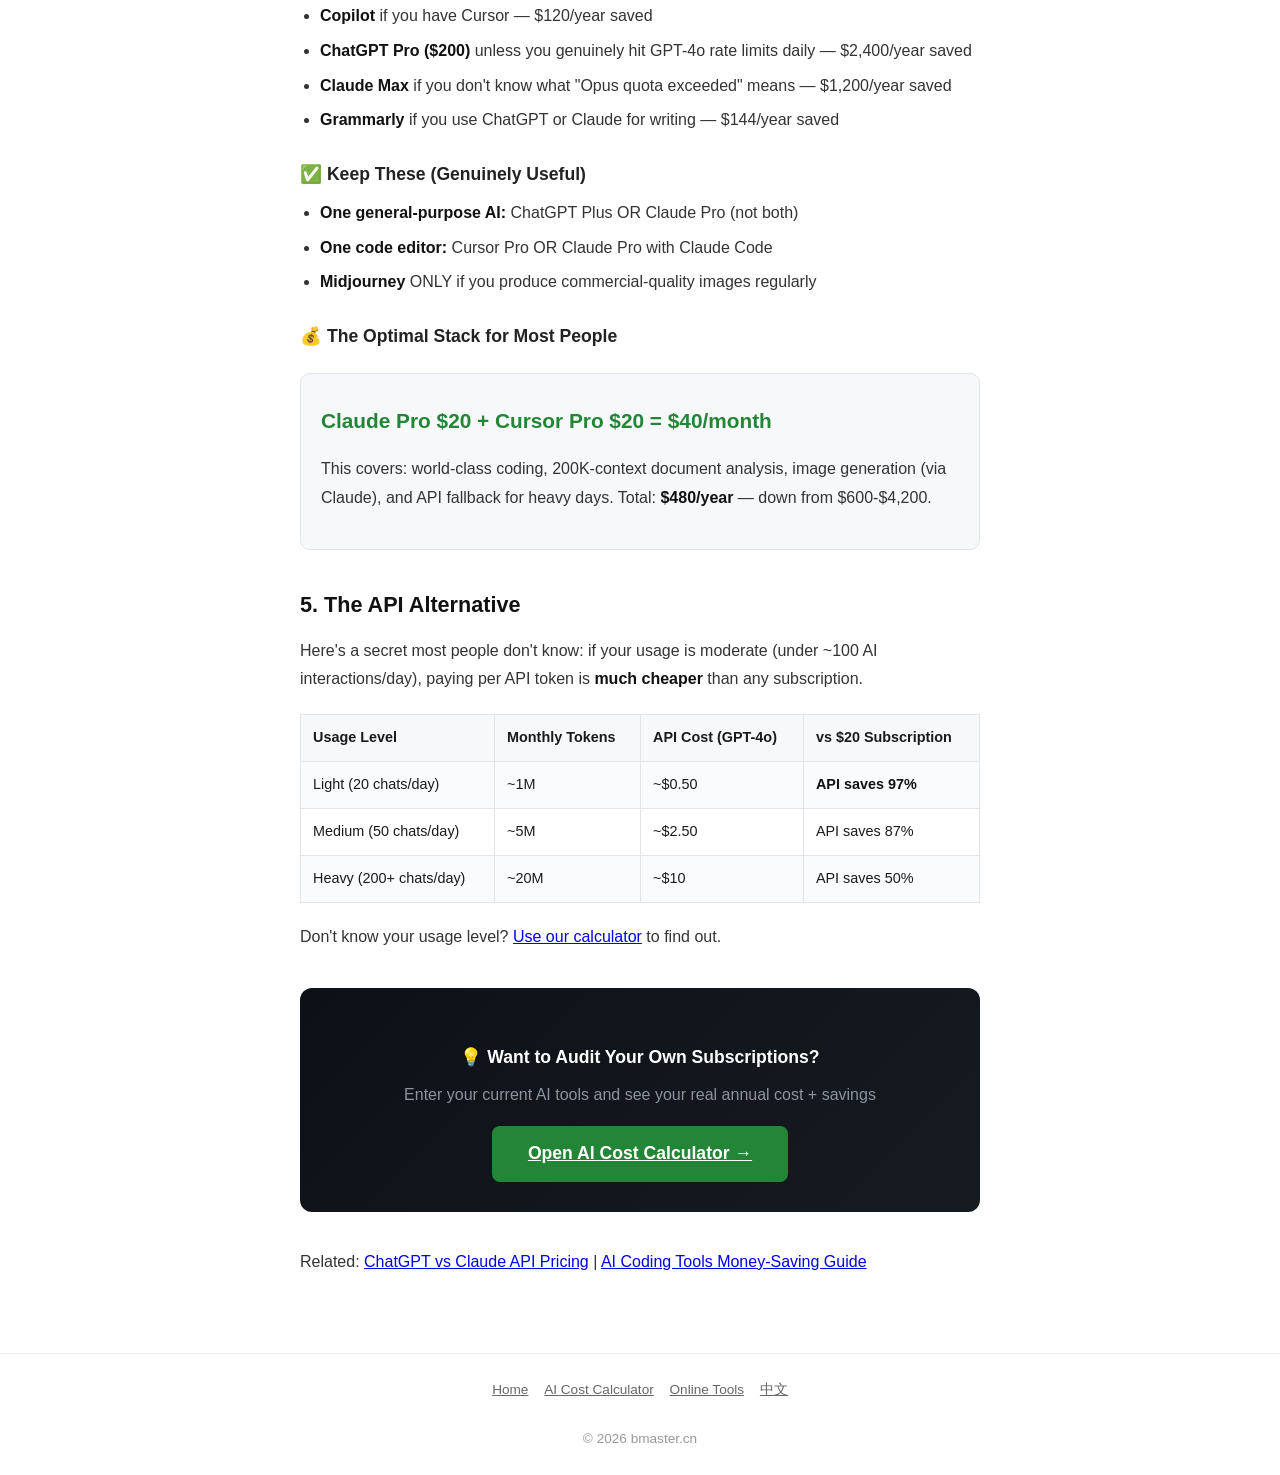
<file: articles/ai-cost-report-2026.html>
<!DOCTYPE html>
<html lang="en">
<head>
<meta charset="UTF-8">
<meta name="viewport" content="width=device-width,initial-scale=1">
<title>2026 AI Tool Subscription Cost Report: Are Hidden Subscriptions Draining You? | bmaster</title>
<meta name="description" content="ChatGPT Plus, Claude Pro, Cursor, Copilot — many pay for 3-4 AI tools with overlapping features. Real data breakdown of monthly costs and what to cut.">
<link rel="canonical" href="https://bmaster.cn/articles/ai-cost-report-2026.html">
<link rel="alternate" hreflang="en" href="https://bmaster.cn/articles/ai-cost-report-2026.html">
<link rel="alternate" hreflang="zh-CN" href="https://bmaster.cn/zh/articles/ai-cost-report-2026.html">
<meta property="og:title" content="2026 AI Tool Subscription Cost Report">
<meta property="og:description" content="Real data breakdown of AI tool costs. What to cut, what to keep.">
<meta property="og:type" content="article">
<meta property="og:image" content="https://aicosts.bmaster.cn/og-image.png">
<meta name="theme-color" content="#0d1117">
<link rel="icon" type="image/svg+xml" href="/favicon.svg">
<script async src="https://pagead2.googlesyndication.com/pagead/js/adsbygoogle.js?client=ca-pub-2831974253933443"
     crossorigin="anonymous"></script>
<style>
*{margin:0;padding:0;box-sizing:border-box}
body{font-family:-apple-system,BlinkMacSystemFont,'Segoe UI',Roboto,sans-serif;background:#fff;color:#1a1a1a;line-height:1.8}
.article{max-width:720px;margin:0 auto;padding:40px 20px 60px}
.article h1{font-size:1.8em;line-height:1.4;margin-bottom:8px}
.article .meta{color:#999;font-size:.85em;margin-bottom:30px;padding-bottom:20px;border-bottom:1px solid #eee}
.article h2{font-size:1.35em;margin:36px 0 12px;color:#111}
.article h3{font-size:1.1em;margin:24px 0 8px;color:#222}
.article p{margin-bottom:16px;color:#333}
.article ul,.article ol{margin:0 0 16px 20px;color:#333}
.article li{margin-bottom:6px}
.article blockquote{border-left:4px solid #58a6ff;background:#f6f8fa;padding:12px 20px;margin:20px 0;border-radius:0 8px 8px 0;color:#444}
.article strong{color:#111}
.article table{width:100%;border-collapse:collapse;margin:20px 0;font-size:.9em}
.article th{background:#f6f8fa;padding:10px 12px;text-align:left;border:1px solid #e1e4e8;font-weight:600}
.article td{padding:10px 12px;border:1px solid #e1e4e8}
.article tr:nth-child(even){background:#fafbfc}
.article .highlight{background:#fff3cd;padding:2px 6px;border-radius:4px;font-weight:600}
.article code{background:#f6f8fa;padding:2px 6px;border-radius:4px;font-size:.9em;font-family:Consolas,monospace}
.article .nav-back{display:inline-block;margin-bottom:20px;color:#1976d2;font-size:.9em}
.calc-box{background:#f6f8fa;border:1px solid #e1e4e8;border-radius:10px;padding:20px;margin:20px 0}
.calc-box .calc-title{font-weight:700;margin-bottom:8px;color:#111}
.calc-box .calc-result{font-size:1.3em;color:#238636;font-weight:700;margin-top:8px}
.cta-box{background:linear-gradient(135deg,#0d1117,#161b22);color:#fff;border-radius:12px;padding:30px;text-align:center;margin:36px 0}
.cta-box h3{color:#fff;margin-bottom:8px}
.cta-box p{color:#8b949e;margin-bottom:16px}
.cta-box a{display:inline-block;padding:12px 36px;background:#238636;color:#fff;border-radius:8px;font-weight:700;font-size:1.1em}
.footer{text-align:center;padding:24px;color:#999;font-size:.85em;border-top:1px solid #eee}
.footer a{color:#666;margin:0 6px}
.lang-switch{position:absolute;top:16px;right:20px}
.lang-switch a{color:#8b949e;font-size:.85em}
</style>
</head>
<body>

<div class="lang-switch"><a href="/zh/articles/ai-cost-report-2026.html">中文</a></div>
<article class="article">
  <a class="nav-back" href="/">← Home</a>
  <h1>2026 AI Tool Subscription Cost Report: Are Hidden Subscriptions Draining You?</h1>
  <div class="meta">bmaster · June 2026 · 8 min read</div>

  <p>Do you know exactly how much you spend on AI tools every month? Most people don't. ChatGPT Plus here, Claude Pro there, Cursor for coding, Copilot at work, Midjourney for images — before you know it, you're paying for 4-5 subscriptions with <strong>heavily overlapping features</strong>.</p>

  <p>This report uses real 2026 pricing data to break down how much different user types actually spend, where the waste is, and what you should cut.</p>

  <h2>1. Major AI Tool Pricing (June 2026)</h2>

  <table>
    <tr><th>Tool</th><th>Monthly</th><th>Annual</th><th>Core Use Case</th></tr>
    <tr><td><strong>ChatGPT Plus</strong></td><td>$20</td><td>$200</td><td>General chat, writing, images</td></tr>
    <tr><td>ChatGPT Pro</td><td>$200</td><td>$2,400</td><td>Heavy Pro/o3 usage</td></tr>
    <tr><td><strong>Claude Pro</strong></td><td>$20</td><td>$200</td><td>Long-context chat, Claude Code</td></tr>
    <tr><td>Claude Max</td><td>$100–200</td><td>—</td><td>Unlimited Claude usage</td></tr>
    <tr><td><strong>Cursor Pro</strong></td><td>$20</td><td>$240</td><td>AI-native code editor</td></tr>
    <tr><td><strong>GitHub Copilot</strong></td><td>$10</td><td>$100</td><td>Code completion plugin</td></tr>
    <tr><td><strong>Windsurf</strong></td><td>$15</td><td>—</td><td>Budget AI code editor</td></tr>
    <tr><td><strong>Midjourney</strong></td><td>$10–30</td><td>—</td><td>AI image generation</td></tr>
    <tr><td><strong>Perplexity</strong></td><td>$20</td><td>$200</td><td>AI search + research</td></tr>
  </table>

  <h2>2. Three Real-World Cost Scenarios</h2>

  <h3>Scenario A: Content Creator</h3>
  <div class="calc-box">
    <div class="calc-title">Typical Stack</div>
    <ul>
      <li>ChatGPT Plus — $20</li>
      <li>Midjourney — $30 (Pro plan)</li>
      <li>Perplexity — $20</li>
      <li>Grammarly Premium — $12</li>
    </ul>
    <div class="calc-title">Monthly Total</div>
    <p class="calc-result">$82/month · $984/year</p>
    <p><strong>Where's the waste?</strong> ChatGPT Plus already generates images (DALL-E) and does research. Midjourney is only needed for production-quality art. Perplexity overlaps with ChatGPT's browsing. <span class="highlight">Cutting Perplexity saves $240/year.</span></p>
  </div>

  <h3>Scenario B: Software Engineer</h3>
  <div class="calc-box">
    <div class="calc-title">Typical Stack</div>
    <ul>
      <li>Cursor Pro — $20</li>
      <li>GitHub Copilot — $10</li>
      <li>ChatGPT Plus — $20</li>
    </ul>
    <div class="calc-title">Monthly Total</div>
    <p class="calc-result">$50/month · $600/year</p>
    <p><strong>Where's the waste?</strong> Cursor has its own code completion (better than Copilot). ChatGPT Plus duplicates Cursor's chat. <span class="highlight">Cutting Copilot + ChatGPT saves $360/year.</span> If you need a chat tool, use Claude Pro with Claude Code instead — it's a better pair.</p>
  </div>

  <h3>Scenario C: Heavy AI User / Team Lead</h3>
  <div class="calc-box">
    <div class="calc-title">Typical Stack</div>
    <ul>
      <li>ChatGPT Pro — $200</li>
      <li>Claude Max — $100</li>
      <li>Cursor Pro — $20</li>
      <li>Midjourney — $30</li>
    </ul>
    <div class="calc-title">Monthly Total</div>
    <p class="calc-result">$350/month · $4,200/year</p>
    <p><strong>Where's the waste?</strong> This is extreme. ChatGPT Pro and Claude Max overlap almost entirely for general use. Most heavy users only need one premium tier. <span class="highlight">Dropping ChatGPT Pro saves $2,400/year.</span> Use API pay-as-you-go for overflow instead of Max.</p>
  </div>

  <h2>3. Feature Overlap Matrix</h2>

  <p>The biggest waste comes from subscribing to tools that do the same thing. Here's how features overlap:</p>

  <table>
    <tr><th>Feature</th><th>Best Value Tool</th><th>Redundant If You Have</th></tr>
    <tr><td>General Chat / Writing</td><td>ChatGPT Plus ($20)</td><td>Claude Pro, Perplexity</td></tr>
    <tr><td>Code Completion</td><td>Cursor Pro ($20)</td><td>Copilot, Windsurf</td></tr>
    <tr><td>Code Agent / Refactoring</td><td>Claude Code (in Claude Pro)</td><td>Cursor Agent mode</td></tr>
    <tr><td>AI Image Generation</td><td>ChatGPT Plus (DALL-E)</td><td>Midjourney (unless you need quality)</td></tr>
    <tr><td>AI Search / Research</td><td>ChatGPT Plus (browsing)</td><td>Perplexity</td></tr>
    <tr><td>Long-Context Analysis</td><td>Claude Pro (200K context)</td><td>ChatGPT Plus (128K, shorter)</td></tr>
  </table>

  <h2>4. What to Cut, What to Keep</h2>

  <h3>✂️ Cut These (Common Waste)</h3>
  <ul>
    <li><strong>Perplexity</strong> if you have ChatGPT Plus with browsing — $240/year saved</li>
    <li><strong>Copilot</strong> if you have Cursor — $120/year saved</li>
    <li><strong>ChatGPT Pro ($200)</strong> unless you genuinely hit GPT-4o rate limits daily — $2,400/year saved</li>
    <li><strong>Claude Max</strong> if you don't know what "Opus quota exceeded" means — $1,200/year saved</li>
    <li><strong>Grammarly</strong> if you use ChatGPT or Claude for writing — $144/year saved</li>
  </ul>

  <h3>✅ Keep These (Genuinely Useful)</h3>
  <ul>
    <li><strong>One general-purpose AI:</strong> ChatGPT Plus OR Claude Pro (not both)</li>
    <li><strong>One code editor:</strong> Cursor Pro OR Claude Pro with Claude Code</li>
    <li><strong>Midjourney</strong> ONLY if you produce commercial-quality images regularly</li>
  </ul>

  <h3>💰 The Optimal Stack for Most People</h3>
  <div class="calc-box">
    <p class="calc-result">Claude Pro $20 + Cursor Pro $20 = $40/month</p>
    <p>This covers: world-class coding, 200K-context document analysis, image generation (via Claude), and API fallback for heavy days. Total: <strong>$480/year</strong> — down from $600-$4,200.</p>
  </div>

  <h2>5. The API Alternative</h2>

  <p>Here's a secret most people don't know: if your usage is moderate (under ~100 AI interactions/day), paying per API token is <strong>much cheaper</strong> than any subscription.</p>

  <table>
    <tr><th>Usage Level</th><th>Monthly Tokens</th><th>API Cost (GPT-4o)</th><th>vs $20 Subscription</th></tr>
    <tr><td>Light (20 chats/day)</td><td>~1M</td><td>~$0.50</td><td><strong>API saves 97%</strong></td></tr>
    <tr><td>Medium (50 chats/day)</td><td>~5M</td><td>~$2.50</td><td>API saves 87%</td></tr>
    <tr><td>Heavy (200+ chats/day)</td><td>~20M</td><td>~$10</td><td>API saves 50%</td></tr>
  </table>

  <p>Don't know your usage level? <a href="https://aicosts.bmaster.cn/">Use our calculator</a> to find out.</p>

  <div class="cta-box">
    <h3>💡 Want to Audit Your Own Subscriptions?</h3>
    <p>Enter your current AI tools and see your real annual cost + savings</p>
    <a href="https://aicosts.bmaster.cn/">Open AI Cost Calculator →</a>
  </div>

  <p>Related: <a href="/articles/chatgpt-vs-claude-api.html">ChatGPT vs Claude API Pricing</a> | <a href="/articles/ai-coding-save-money.html">AI Coding Tools Money-Saving Guide</a></p>

</article>

<div class="footer">
  <a href="/">Home</a>
  <a href="https://aicosts.bmaster.cn/">AI Cost Calculator</a>
  <a href="https://tools.bmaster.cn/">Online Tools</a>
  <a href="/zh/articles/ai-cost-report-2026.html">中文</a>
  <br><br>
  © 2026 bmaster.cn
</div>

</body>
</html>
</file>
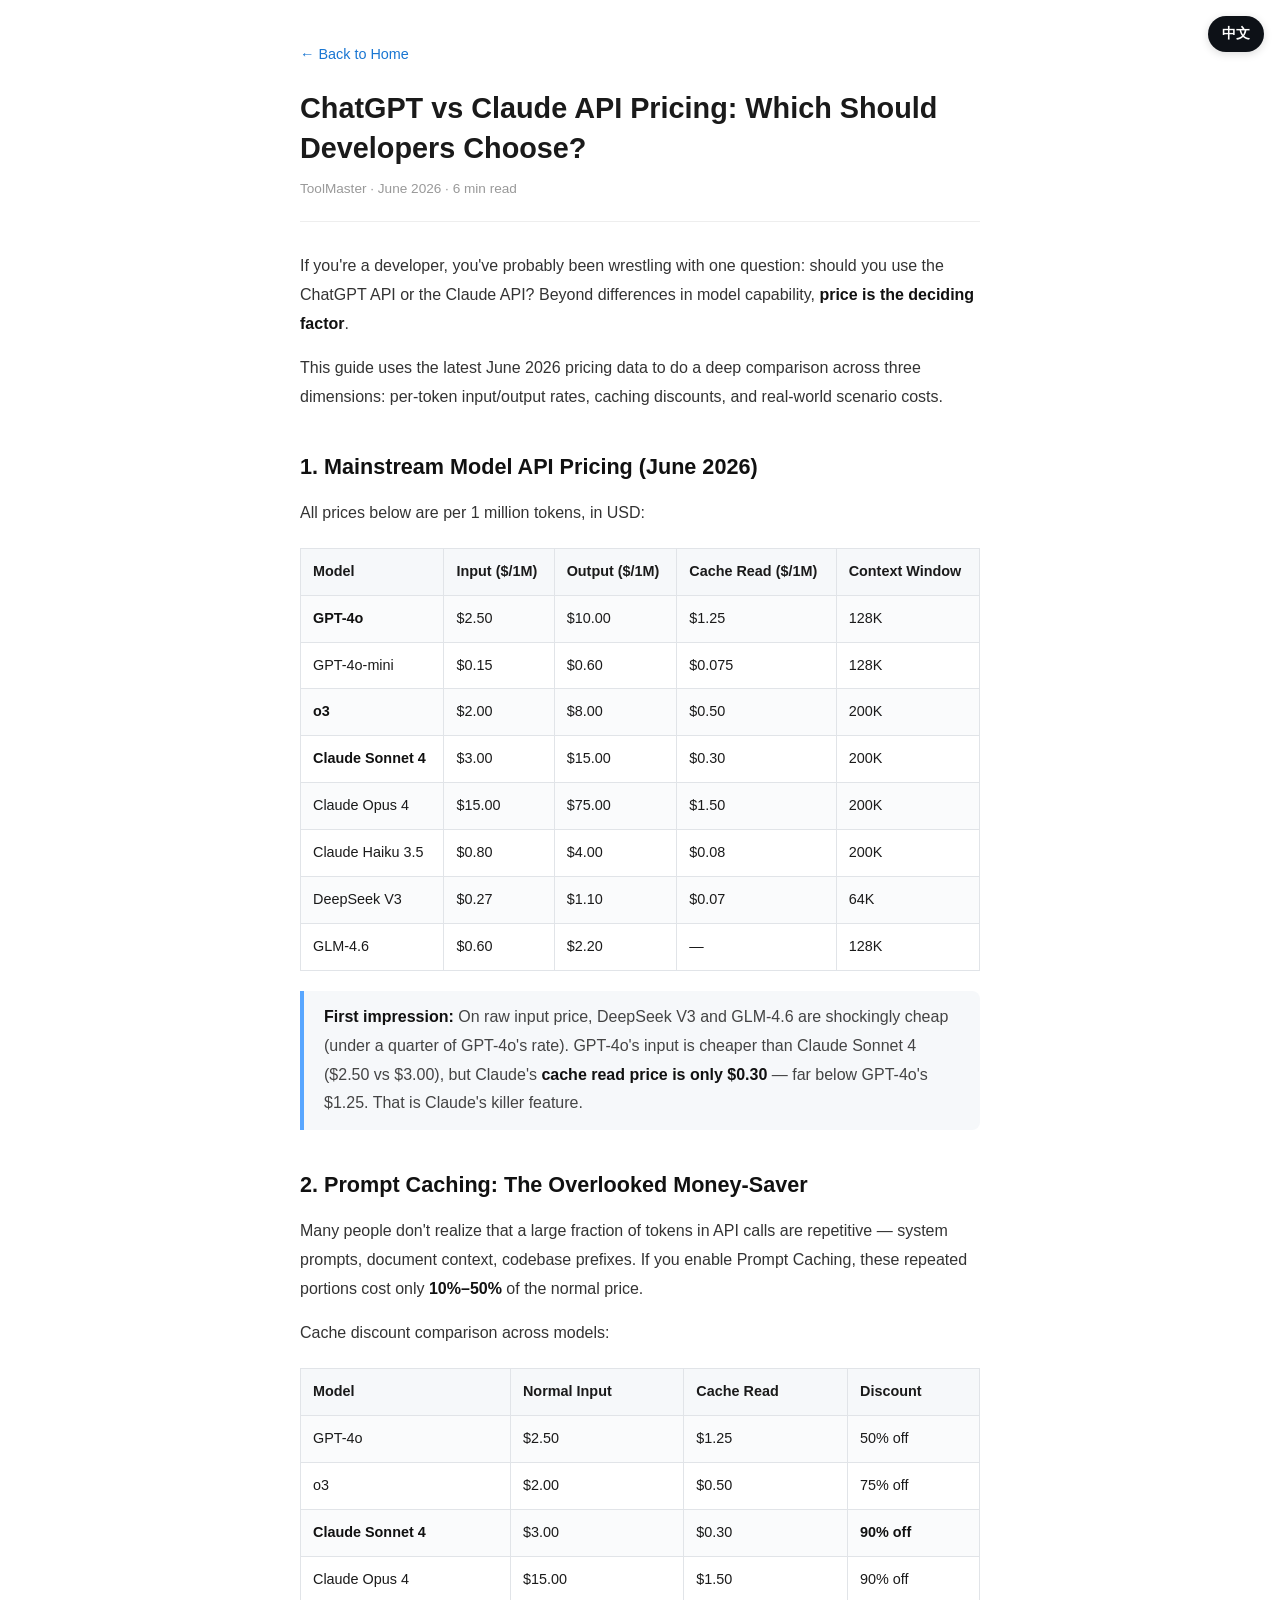
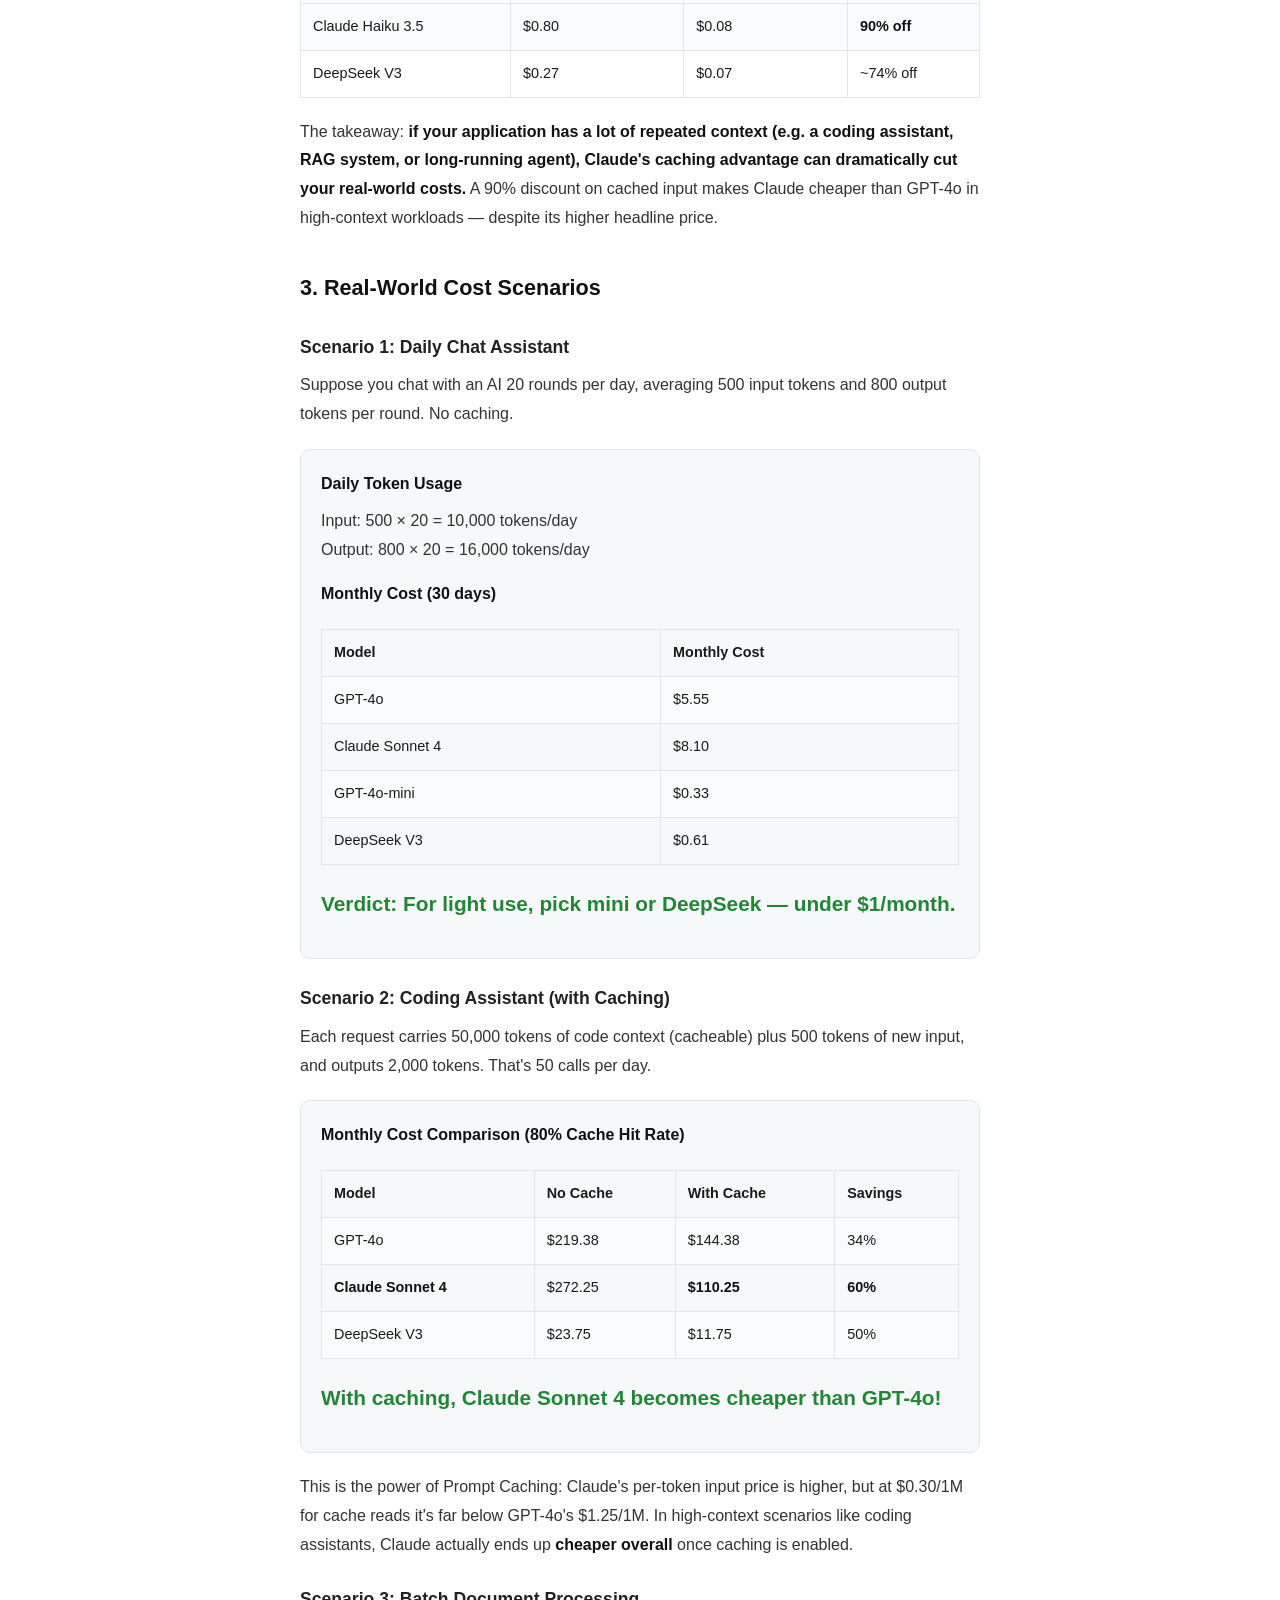
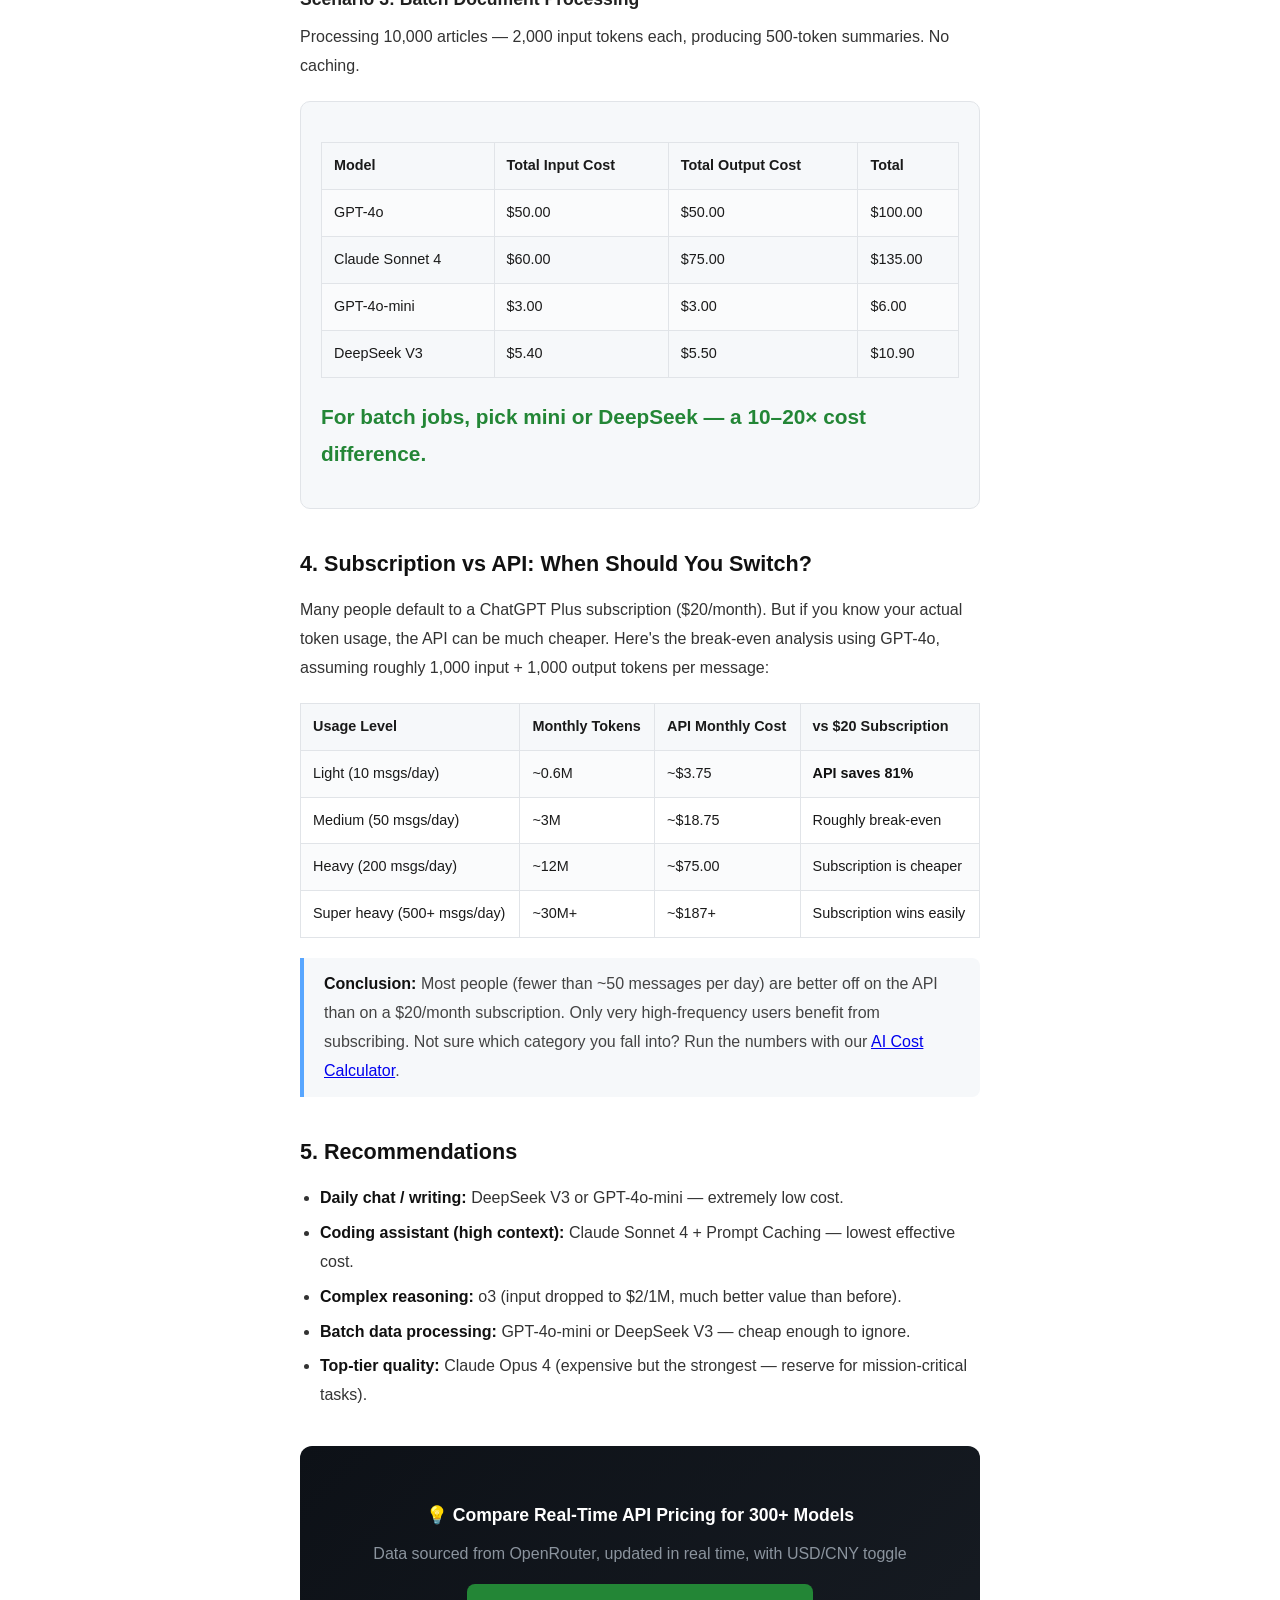
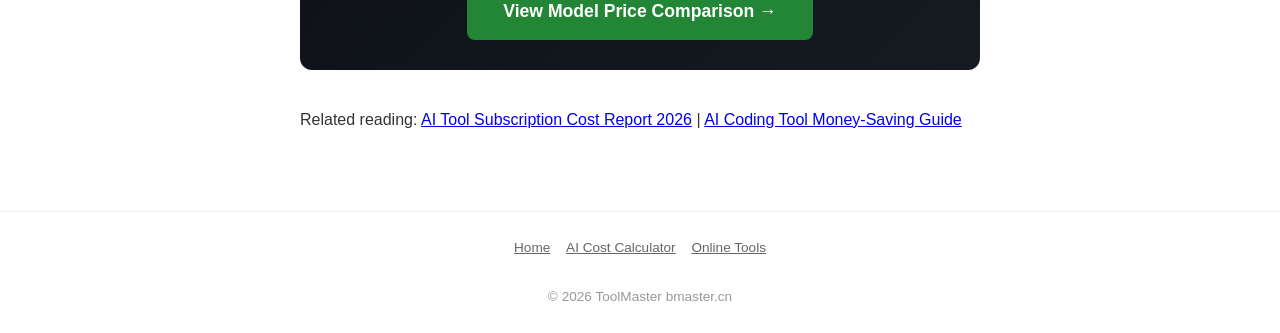
<file: articles/chatgpt-vs-claude-api.html>
<!DOCTYPE html>
<html lang="en">
<head>
<meta charset="UTF-8">
<meta name="viewport" content="width=device-width,initial-scale=1">
<title>ChatGPT vs Claude API Pricing: Which Should Developers Choose? | ToolMaster</title>
<meta name="description" content="How much do GPT-4o, Claude Sonnet 4, o3, DeepSeek V3, and GLM-4.6 cost per million tokens? How much can prompt caching save? This guide compares mainstream model API pricing with real-world cost calculations.">
<link rel="canonical" href="https://bmaster.cn/articles/chatgpt-vs-claude-api.html">
<link rel="alternate" hreflang="en" href="https://bmaster.cn/articles/chatgpt-vs-claude-api.html">
<link rel="alternate" hreflang="zh" href="https://bmaster.cn/zh/articles/chatgpt-vs-claude-api.html">
<link rel="alternate" hreflang="x-default" href="https://bmaster.cn/articles/chatgpt-vs-claude-api.html">
<meta property="og:title" content="ChatGPT vs Claude API Pricing: Which Should Developers Choose?">
<meta property="og:description" content="How much do mainstream AI models cost per million tokens? How much can caching save? With real-world scenario calculations.">
<meta property="og:type" content="article">
<meta property="og:url" content="https://bmaster.cn/articles/chatgpt-vs-claude-api.html">
<meta property="og:image" content="https://aicosts.bmaster.cn/og-image.png">
<meta name="theme-color" content="#0d1117">
<link rel="icon" type="image/svg+xml" href="/favicon.svg">
<script async src="https://pagead2.googlesyndication.com/pagead/js/adsbygoogle.js?client=ca-pub-2831974253933443"
     crossorigin="anonymous"></script>
<style>
*{margin:0;padding:0;box-sizing:border-box}
body{font-family:-apple-system,BlinkMacSystemFont,'Segoe UI',Roboto,sans-serif;background:#fff;color:#1a1a1a;line-height:1.8}
.lang-switch{position:fixed;top:16px;right:16px;z-index:100}
.lang-switch a{display:inline-block;padding:6px 14px;background:#0d1117;color:#fff;border-radius:20px;font-size:.85em;font-weight:600;text-decoration:none;box-shadow:0 2px 8px rgba(0,0,0,.15)}
.lang-switch a:hover{background:#238636}
.article{max-width:720px;margin:0 auto;padding:40px 20px 60px}
.article h1{font-size:1.8em;line-height:1.4;margin-bottom:8px}
.article .meta{color:#999;font-size:.85em;margin-bottom:30px;padding-bottom:20px;border-bottom:1px solid #eee}
.article h2{font-size:1.35em;margin:36px 0 12px;color:#111}
.article h3{font-size:1.1em;margin:24px 0 8px;color:#222}
.article p{margin-bottom:16px;color:#333;font-size:1em}
.article ul,.article ol{margin:0 0 16px 20px;color:#333}
.article li{margin-bottom:6px}
.article blockquote{border-left:4px solid #58a6ff;background:#f6f8fa;padding:12px 20px;margin:20px 0;border-radius:0 8px 8px 0;color:#444}
.article strong{color:#111}
.article table{width:100%;border-collapse:collapse;margin:20px 0;font-size:.9em}
.article th{background:#f6f8fa;padding:10px 12px;text-align:left;border:1px solid #e1e4e8;font-weight:600}
.article td{padding:10px 12px;border:1px solid #e1e4e8}
.article tr:nth-child(even){background:#fafbfc}
.article .highlight{background:#fff3cd;padding:2px 6px;border-radius:4px;font-weight:600}
.article code{background:#f6f8fa;padding:2px 6px;border-radius:4px;font-size:.9em;font-family:Consolas,monospace}
.article .nav-back{display:inline-block;margin-bottom:20px;color:#1976d2;font-size:.9em;text-decoration:none}
.calc-box{background:#f6f8fa;border:1px solid #e1e4e8;border-radius:10px;padding:20px;margin:20px 0}
.calc-box .calc-title{font-weight:700;margin-bottom:8px;color:#111}
.calc-box .calc-result{font-size:1.3em;color:#238636;font-weight:700;margin-top:8px}
.cta-box{background:linear-gradient(135deg,#0d1117,#161b22);color:#fff;border-radius:12px;padding:30px;text-align:center;margin:36px 0}
.cta-box h3{color:#fff;margin-bottom:8px}
.cta-box p{color:#8b949e;margin-bottom:16px}
.cta-box a{display:inline-block;padding:12px 36px;background:#238636;color:#fff;border-radius:8px;font-weight:700;font-size:1.1em;text-decoration:none}
.cta-box a:hover{background:#2ea043}
.footer{text-align:center;padding:24px;color:#999;font-size:.85em;border-top:1px solid #eee}
.footer a{color:#666;margin:0 6px}
</style>
</head>
<body>

<div class="lang-switch">
  <a href="/zh/articles/chatgpt-vs-claude-api.html">中文</a>
</div>

<article class="article">
  <a class="nav-back" href="/">← Back to Home</a>
  <h1>ChatGPT vs Claude API Pricing: Which Should Developers Choose?</h1>
  <div class="meta">ToolMaster · June 2026 · 6 min read</div>

  <p>If you're a developer, you've probably been wrestling with one question: should you use the ChatGPT API or the Claude API? Beyond differences in model capability, <strong>price is the deciding factor</strong>.</p>

  <p>This guide uses the latest June 2026 pricing data to do a deep comparison across three dimensions: per-token input/output rates, caching discounts, and real-world scenario costs.</p>

  <h2>1. Mainstream Model API Pricing (June 2026)</h2>

  <p>All prices below are per 1 million tokens, in USD:</p>

  <table>
    <tr><th>Model</th><th>Input ($/1M)</th><th>Output ($/1M)</th><th>Cache Read ($/1M)</th><th>Context Window</th></tr>
    <tr><td><strong>GPT-4o</strong></td><td>$2.50</td><td>$10.00</td><td>$1.25</td><td>128K</td></tr>
    <tr><td>GPT-4o-mini</td><td>$0.15</td><td>$0.60</td><td>$0.075</td><td>128K</td></tr>
    <tr><td><strong>o3</strong></td><td>$2.00</td><td>$8.00</td><td>$0.50</td><td>200K</td></tr>
    <tr><td><strong>Claude Sonnet 4</strong></td><td>$3.00</td><td>$15.00</td><td>$0.30</td><td>200K</td></tr>
    <tr><td>Claude Opus 4</td><td>$15.00</td><td>$75.00</td><td>$1.50</td><td>200K</td></tr>
    <tr><td>Claude Haiku 3.5</td><td>$0.80</td><td>$4.00</td><td>$0.08</td><td>200K</td></tr>
    <tr><td>DeepSeek V3</td><td>$0.27</td><td>$1.10</td><td>$0.07</td><td>64K</td></tr>
    <tr><td>GLM-4.6</td><td>$0.60</td><td>$2.20</td><td>—</td><td>128K</td></tr>
  </table>

  <blockquote>
    <strong>First impression:</strong> On raw input price, DeepSeek V3 and GLM-4.6 are shockingly cheap (under a quarter of GPT-4o's rate). GPT-4o's input is cheaper than Claude Sonnet 4 ($2.50 vs $3.00), but Claude's <strong>cache read price is only $0.30</strong> — far below GPT-4o's $1.25. That is Claude's killer feature.
  </blockquote>

  <h2>2. Prompt Caching: The Overlooked Money-Saver</h2>

  <p>Many people don't realize that a large fraction of tokens in API calls are repetitive — system prompts, document context, codebase prefixes. If you enable Prompt Caching, these repeated portions cost only <strong>10%–50%</strong> of the normal price.</p>

  <p>Cache discount comparison across models:</p>

  <table>
    <tr><th>Model</th><th>Normal Input</th><th>Cache Read</th><th>Discount</th></tr>
    <tr><td>GPT-4o</td><td>$2.50</td><td>$1.25</td><td>50% off</td></tr>
    <tr><td>o3</td><td>$2.00</td><td>$0.50</td><td>75% off</td></tr>
    <tr><td><strong>Claude Sonnet 4</strong></td><td>$3.00</td><td>$0.30</td><td><strong>90% off</strong></td></tr>
    <tr><td>Claude Opus 4</td><td>$15.00</td><td>$1.50</td><td>90% off</td></tr>
    <tr><td>Claude Haiku 3.5</td><td>$0.80</td><td>$0.08</td><td><strong>90% off</strong></td></tr>
    <tr><td>DeepSeek V3</td><td>$0.27</td><td>$0.07</td><td>~74% off</td></tr>
  </table>

  <p>The takeaway: <strong>if your application has a lot of repeated context (e.g. a coding assistant, RAG system, or long-running agent), Claude's caching advantage can dramatically cut your real-world costs.</strong> A 90% discount on cached input makes Claude cheaper than GPT-4o in high-context workloads — despite its higher headline price.</p>

  <h2>3. Real-World Cost Scenarios</h2>

  <h3>Scenario 1: Daily Chat Assistant</h3>
  <p>Suppose you chat with an AI 20 rounds per day, averaging 500 input tokens and 800 output tokens per round. No caching.</p>

  <div class="calc-box">
    <div class="calc-title">Daily Token Usage</div>
    <p>Input: 500 × 20 = 10,000 tokens/day<br>
    Output: 800 × 20 = 16,000 tokens/day</p>
    <div class="calc-title">Monthly Cost (30 days)</div>
    <table>
      <tr><th>Model</th><th>Monthly Cost</th></tr>
      <tr><td>GPT-4o</td><td>$5.55</td></tr>
      <tr><td>Claude Sonnet 4</td><td>$8.10</td></tr>
      <tr><td>GPT-4o-mini</td><td>$0.33</td></tr>
      <tr><td>DeepSeek V3</td><td>$0.61</td></tr>
    </table>
    <p class="calc-result">Verdict: For light use, pick mini or DeepSeek — under $1/month.</p>
  </div>

  <h3>Scenario 2: Coding Assistant (with Caching)</h3>
  <p>Each request carries 50,000 tokens of code context (cacheable) plus 500 tokens of new input, and outputs 2,000 tokens. That's 50 calls per day.</p>

  <div class="calc-box">
    <div class="calc-title">Monthly Cost Comparison (80% Cache Hit Rate)</div>
    <table>
      <tr><th>Model</th><th>No Cache</th><th>With Cache</th><th>Savings</th></tr>
      <tr><td>GPT-4o</td><td>$219.38</td><td>$144.38</td><td>34%</td></tr>
      <tr><td><strong>Claude Sonnet 4</strong></td><td>$272.25</td><td><strong>$110.25</strong></td><td><strong>60%</strong></td></tr>
      <tr><td>DeepSeek V3</td><td>$23.75</td><td>$11.75</td><td>50%</td></tr>
    </table>
    <p class="calc-result">With caching, Claude Sonnet 4 becomes cheaper than GPT-4o!</p>
  </div>

  <p>This is the power of Prompt Caching: Claude's per-token input price is higher, but at $0.30/1M for cache reads it's far below GPT-4o's $1.25/1M. In high-context scenarios like coding assistants, Claude actually ends up <strong>cheaper overall</strong> once caching is enabled.</p>

  <h3>Scenario 3: Batch Document Processing</h3>
  <p>Processing 10,000 articles — 2,000 input tokens each, producing 500-token summaries. No caching.</p>

  <div class="calc-box">
    <table>
      <tr><th>Model</th><th>Total Input Cost</th><th>Total Output Cost</th><th>Total</th></tr>
      <tr><td>GPT-4o</td><td>$50.00</td><td>$50.00</td><td>$100.00</td></tr>
      <tr><td>Claude Sonnet 4</td><td>$60.00</td><td>$75.00</td><td>$135.00</td></tr>
      <tr><td>GPT-4o-mini</td><td>$3.00</td><td>$3.00</td><td>$6.00</td></tr>
      <tr><td>DeepSeek V3</td><td>$5.40</td><td>$5.50</td><td>$10.90</td></tr>
    </table>
    <p class="calc-result">For batch jobs, pick mini or DeepSeek — a 10–20× cost difference.</p>
  </div>

  <h2>4. Subscription vs API: When Should You Switch?</h2>

  <p>Many people default to a ChatGPT Plus subscription ($20/month). But if you know your actual token usage, the API can be much cheaper. Here's the break-even analysis using GPT-4o, assuming roughly 1,000 input + 1,000 output tokens per message:</p>

  <table>
    <tr><th>Usage Level</th><th>Monthly Tokens</th><th>API Monthly Cost</th><th>vs $20 Subscription</th></tr>
    <tr><td>Light (10 msgs/day)</td><td>~0.6M</td><td>~$3.75</td><td><strong>API saves 81%</strong></td></tr>
    <tr><td>Medium (50 msgs/day)</td><td>~3M</td><td>~$18.75</td><td>Roughly break-even</td></tr>
    <tr><td>Heavy (200 msgs/day)</td><td>~12M</td><td>~$75.00</td><td>Subscription is cheaper</td></tr>
    <tr><td>Super heavy (500+ msgs/day)</td><td>~30M+</td><td>~$187+</td><td>Subscription wins easily</td></tr>
  </table>

  <blockquote>
    <strong>Conclusion:</strong> Most people (fewer than ~50 messages per day) are better off on the API than on a $20/month subscription. Only very high-frequency users benefit from subscribing. Not sure which category you fall into? Run the numbers with our <a href="https://aicosts.bmaster.cn/">AI Cost Calculator</a>.
  </blockquote>

  <h2>5. Recommendations</h2>

  <ul>
    <li><strong>Daily chat / writing:</strong> DeepSeek V3 or GPT-4o-mini — extremely low cost.</li>
    <li><strong>Coding assistant (high context):</strong> Claude Sonnet 4 + Prompt Caching — lowest effective cost.</li>
    <li><strong>Complex reasoning:</strong> o3 (input dropped to $2/1M, much better value than before).</li>
    <li><strong>Batch data processing:</strong> GPT-4o-mini or DeepSeek V3 — cheap enough to ignore.</li>
    <li><strong>Top-tier quality:</strong> Claude Opus 4 (expensive but the strongest — reserve for mission-critical tasks).</li>
  </ul>

  <div class="cta-box">
    <h3>💡 Compare Real-Time API Pricing for 300+ Models</h3>
    <p>Data sourced from OpenRouter, updated in real time, with USD/CNY toggle</p>
    <a href="https://aicosts.bmaster.cn/#/models">View Model Price Comparison →</a>
  </div>

  <p>Related reading: <a href="/articles/ai-cost-report-2026.html">AI Tool Subscription Cost Report 2026</a> | <a href="/articles/ai-coding-save-money.html">AI Coding Tool Money-Saving Guide</a></p>

</article>

<div class="footer">
  <a href="/">Home</a>
  <a href="https://aicosts.bmaster.cn/">AI Cost Calculator</a>
  <a href="https://tools.bmaster.cn/">Online Tools</a>
  <br><br>
  © 2026 ToolMaster bmaster.cn
</div>

</body>
</html>
</file>
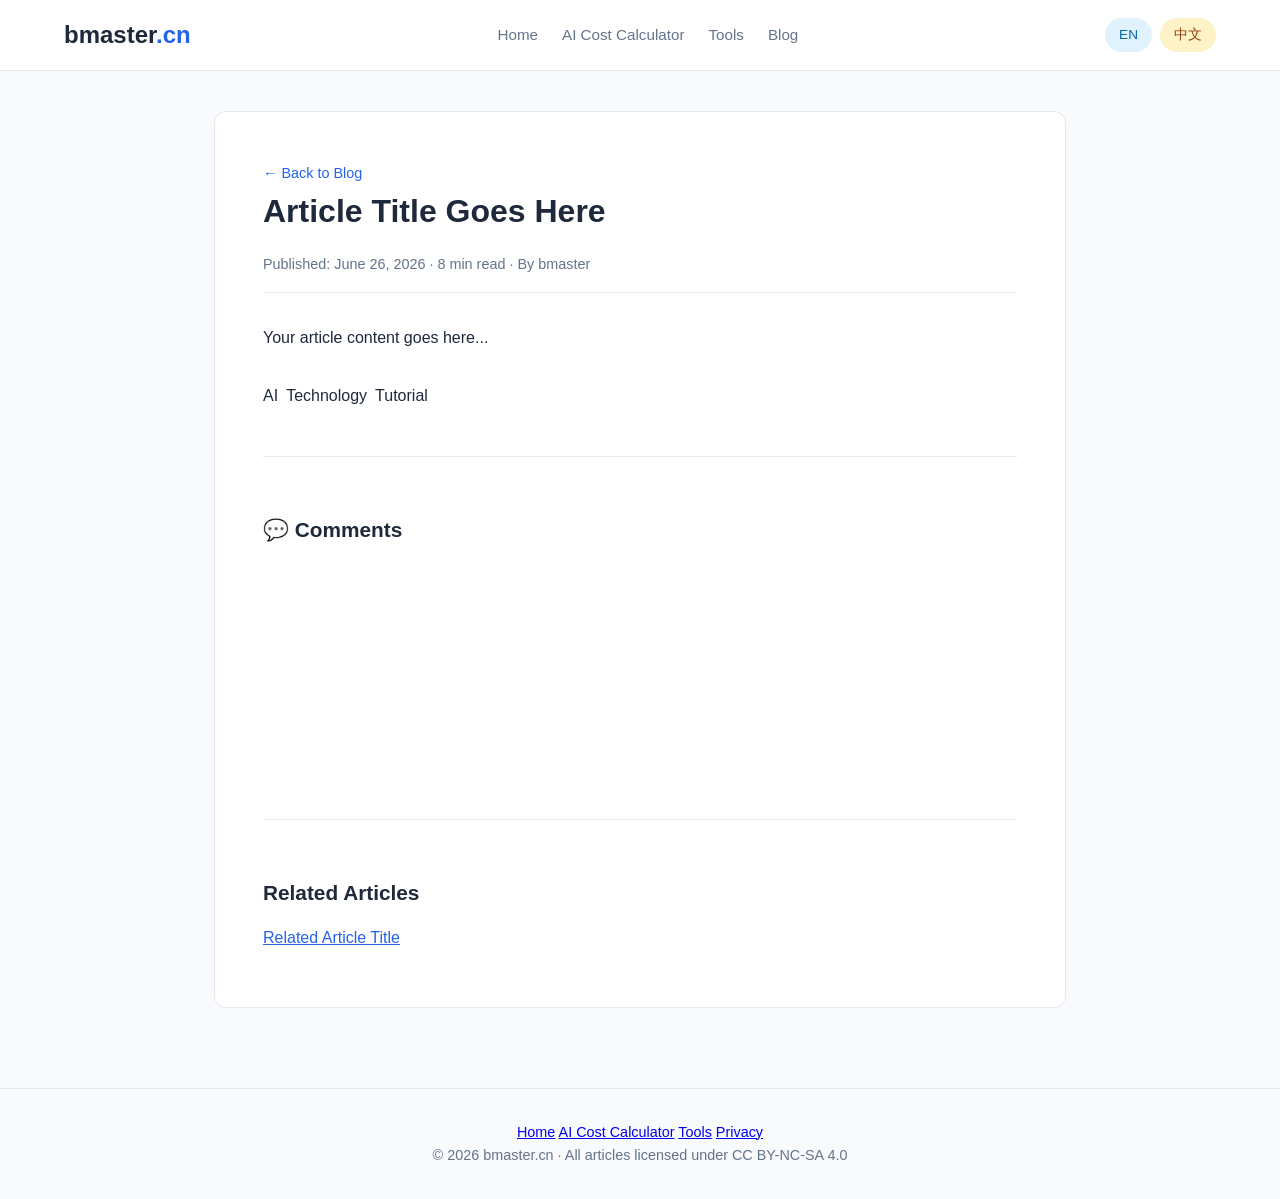
<file: blog/article-template.html>
<!DOCTYPE html>
<html lang="en">
<head>
<meta charset="UTF-8">
<meta name="viewport" content="width=device-width,initial-scale=1">
<title>Article Title | bmaster.cn Blog</title>
<meta name="description" content="Article description for SEO">
<meta name="keywords" content="keyword1, keyword2, keyword3">
<meta name="author" content="bmaster">
<link rel="canonical" href="https://blog.bmaster.cn/articles/article-slug.html">
<link rel="alternate" hreflang="en" href="https://blog.bmaster.cn/articles/article-slug.html">
<link rel="alternate" hreflang="zh-CN" href="https://blog.bmaster.cn/zh/articles/article-slug.html">
<meta property="og:type" content="article">
<meta property="og:url" content="https://blog.bmaster.cn/articles/article-slug.html">
<meta property="og:title" content="Article Title">
<meta property="og:description" content="Article description">
<meta property="og:image" content="https://blog.bmaster.cn/og-image.png">
<meta property="article:published_time" content="2026-06-26T00:00:00Z">
<meta property="article:author" content="bmaster">
<meta property="article:tag" content="AI">
<meta property="article:tag" content="Technology">
<link rel="icon" type="image/svg+xml" href="/favicon.svg">
<link rel="stylesheet" href="/blog/assets/css/styles.css">
</head>
<body>

<header class="header">
  <div class="header-inner">
    <a href="https://bmaster.cn/" class="logo">bmaster<span>.cn</span></a>
    <nav class="nav">
      <a href="https://bmaster.cn/">Home</a>
      <a href="https://aicosts.bmaster.cn/">AI Cost Calculator</a>
      <a href="https://tools.bmaster.cn/">Tools</a>
      <a href="/blog/">Blog</a>
    </nav>
    <div class="lang-switch">
      <a href="/blog/articles/article-slug.html" class="en active">EN</a>
      <a href="/blog/zh/articles/article-slug.html" class="zh">中文</a>
    </div>
  </div>
</header>

<div class="container">
  <article class="article">
    <a href="/blog/" style="color:var(--primary);text-decoration:none;font-size:0.9em;">← Back to Blog</a>

    <h1>Article Title Goes Here</h1>

    <div class="article-meta">
      <span>Published: June 26, 2026</span>
      <span>·</span>
      <span>8 min read</span>
      <span>·</span>
      <span>By bmaster</span>
    </div>

    <!-- Article Content -->
    <p>Your article content goes here...</p>

    <!-- Tags -->
    <div style="margin-top:32px;display:flex;gap:8px;flex-wrap:wrap;">
      <span class="tag">AI</span>
      <span class="tag">Technology</span>
      <span class="tag">Tutorial</span>
    </div>

    <!-- Comments Section -->
    <div id="comments-component"></div>

    <!-- Related Articles -->
    <div style="margin-top:48px;padding-top:32px;border-top:1px solid var(--border);">
      <h3>Related Articles</h3>
      <ul style="list-style:none;margin-top:16px;">
        <li style="margin-bottom:8px;"><a href="/blog/articles/related-article.html" style="color:var(--primary);">Related Article Title</a></li>
      </ul>
    </div>
  </article>
</div>

<footer class="footer">
  <div class="footer-nav">
    <a href="https://bmaster.cn/">Home</a>
    <a href="https://aicosts.bmaster.cn/">AI Cost Calculator</a>
    <a href="https://tools.bmaster.cn/">Tools</a>
    <a href="/blog/privacy.html">Privacy</a>
  </div>
  <p>© 2026 bmaster.cn · All articles licensed under CC BY-NC-SA 4.0</p>
</footer>

<script>
// Load comments component
fetch('/blog/components/comments.html')
  .then(response => response.text())
  .then(html => {
    document.getElementById('comments-component').innerHTML = html;
    // Comments will auto-load via the script in comments.html
  });
</script>

</body>
</html>
</file>
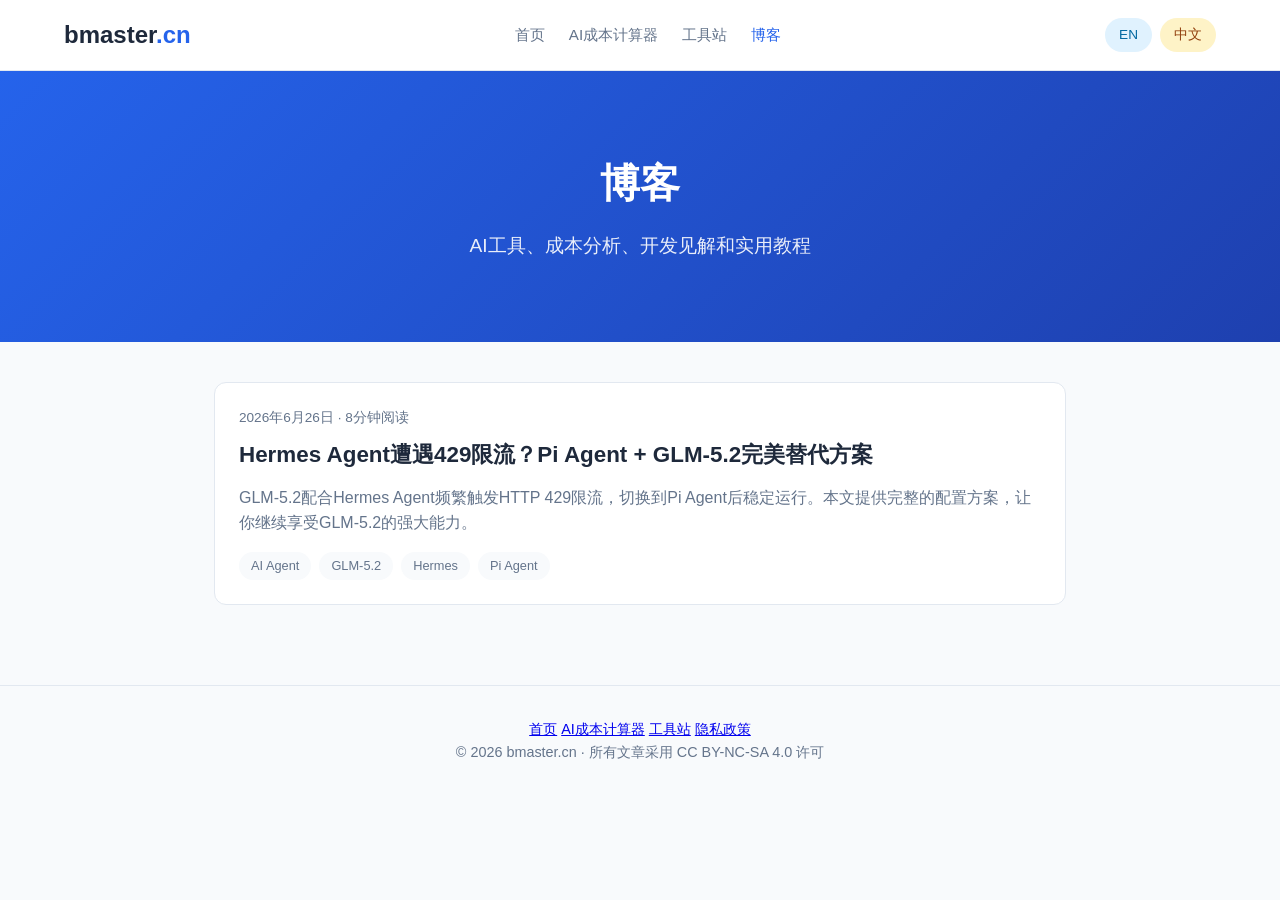
<file: blog/index_zh.html>
<!DOCTYPE html>
<html lang="zh-CN">
<head>
<meta charset="UTF-8">
<meta name="viewport" content="width=device-width,initial-scale=1">
<title>博客 | bmaster.cn - AI工具、成本分析与开发见解</title>
<meta name="description" content="关于AI工具、成本优化、开发见解和技术教程的最新文章。了解AI趋势和实用指南。">
<link rel="canonical" href="https://blog.bmaster.cn/index_zh.html">
<link rel="alternate" hreflang="en" href="https://blog.bmaster.cn/">
<link rel="alternate" hreflang="zh-CN" href="https://blog.bmaster.cn/index_zh.html">
<link rel="alternate" hreflang="x-default" href="https://blog.bmaster.cn/">
<meta property="og:type" content="website">
<meta property="og:url" content="https://blog.bmaster.cn/index_zh.html">
<meta property="og:title" content="博客 | bmaster.cn">
<meta property="og:description" content="AI工具、成本分析和开发见解">
<link rel="icon" type="image/svg+xml" href="/favicon.svg">
<link rel="stylesheet" href="/blog/assets/css/styles.css">
</head>
<body>

<header class="header">
  <div class="header-inner">
    <a href="https://bmaster.cn/" class="logo">bmaster<span>.cn</span></a>
    <nav class="nav">
      <a href="https://bmaster.cn/">首页</a>
      <a href="https://aicosts.bmaster.cn/">AI成本计算器</a>
      <a href="https://tools.bmaster.cn/">工具站</a>
      <a href="/blog/index_zh.html" class="active">博客</a>
    </nav>
    <div class="lang-switch">
      <a href="/blog/" class="en">EN</a>
      <a href="/blog/index_zh.html" class="zh active">中文</a>
    </div>
  </div>
</header>

<section class="hero">
  <h1>博客</h1>
  <p>AI工具、成本分析、开发见解和实用教程</p>
</section>

<div class="container">
  <div class="article-list">
    <article class="article-card">
      <div class="meta">2026年6月26日 · 8分钟阅读</div>
      <h2><a href="/blog/zh/articles/pi-agent-hermes-comparison.html">Hermes Agent遭遇429限流？Pi Agent + GLM-5.2完美替代方案</a></h2>
      <p class="excerpt">GLM-5.2配合Hermes Agent频繁触发HTTP 429限流，切换到Pi Agent后稳定运行。本文提供完整的配置方案，让你继续享受GLM-5.2的强大能力。</p>
      <div class="tags">
        <span class="tag">AI Agent</span>
        <span class="tag">GLM-5.2</span>
        <span class="tag">Hermes</span>
        <span class="tag">Pi Agent</span>
      </div>
    </article>
    <!-- 更多文章将在这里添加 -->
  </div>
</div>

<footer class="footer">
  <div class="footer-nav">
    <a href="https://bmaster.cn/">首页</a>
    <a href="https://aicosts.bmaster.cn/">AI成本计算器</a>
    <a href="https://tools.bmaster.cn/">工具站</a>
    <a href="/blog/privacy.html">隐私政策</a>
  </div>
  <p>© 2026 bmaster.cn · 所有文章采用 CC BY-NC-SA 4.0 许可</p>
</footer>

</body>
</html>
</file>
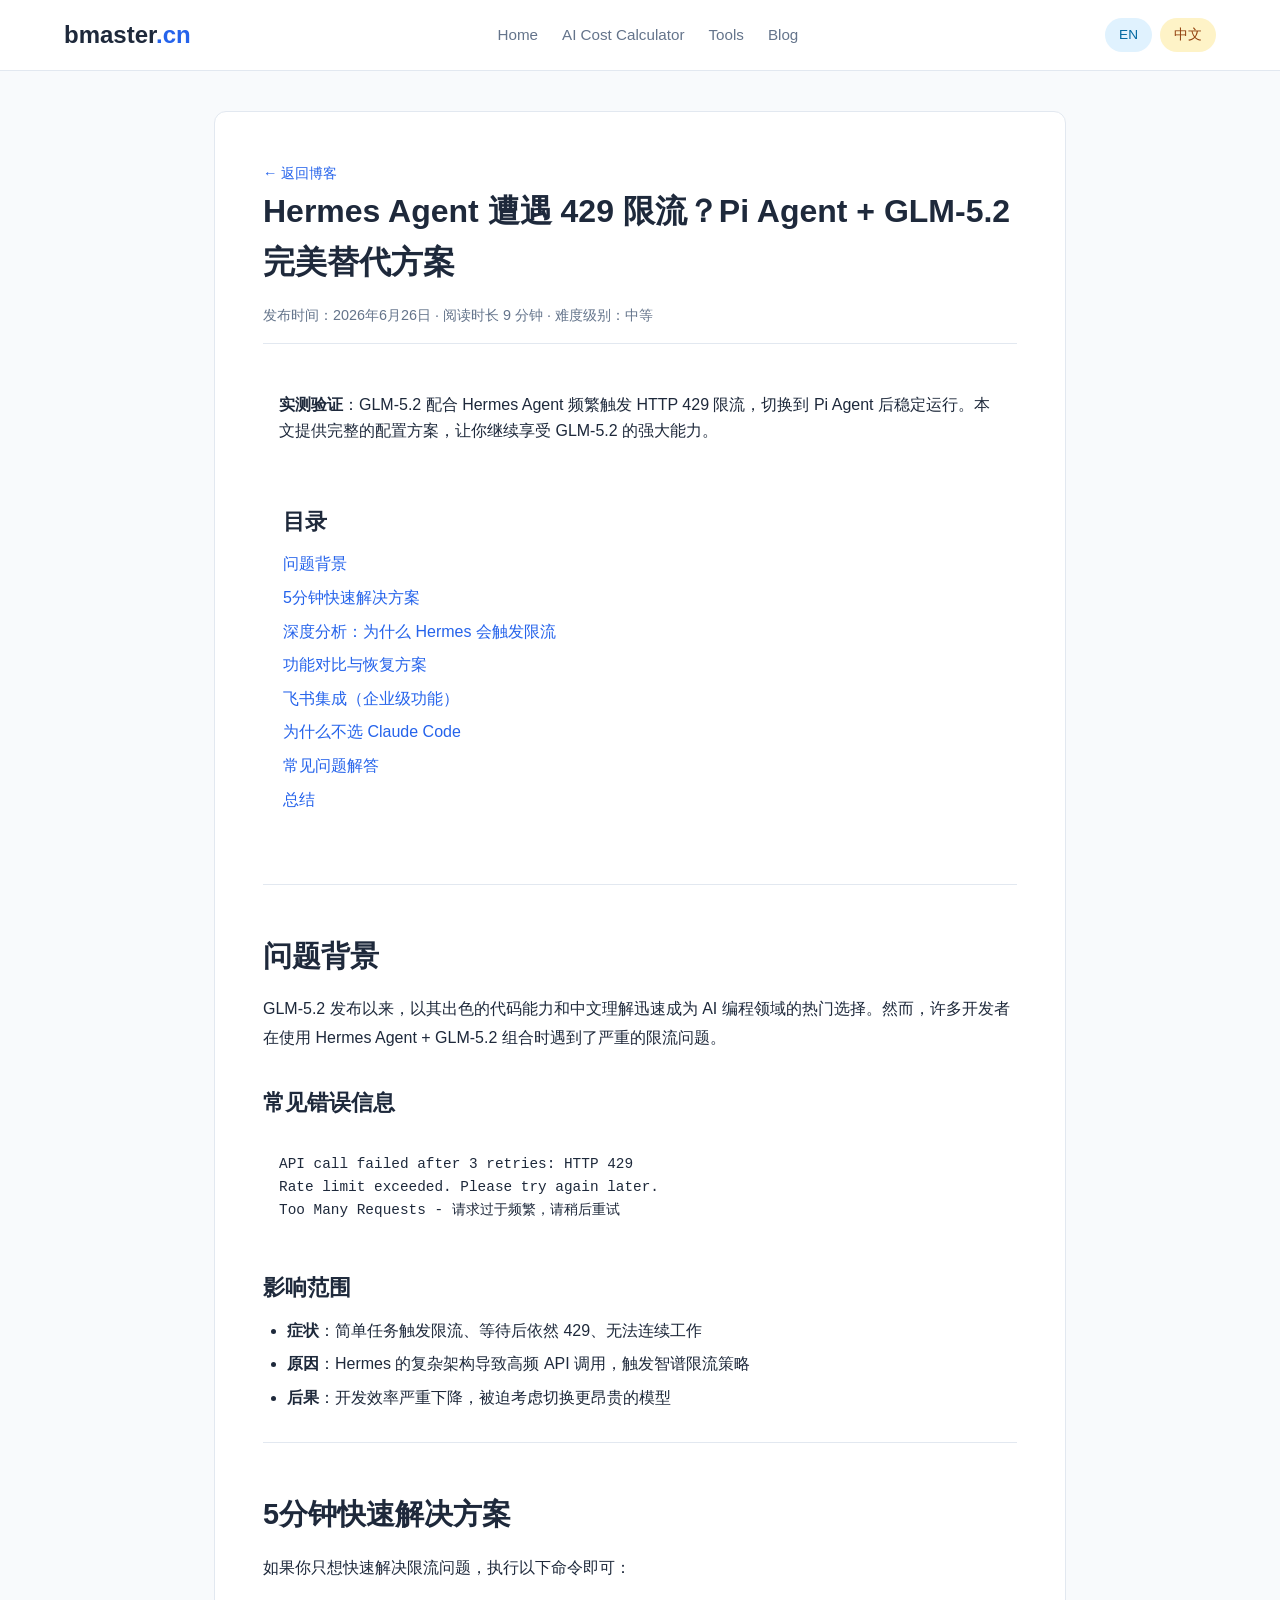
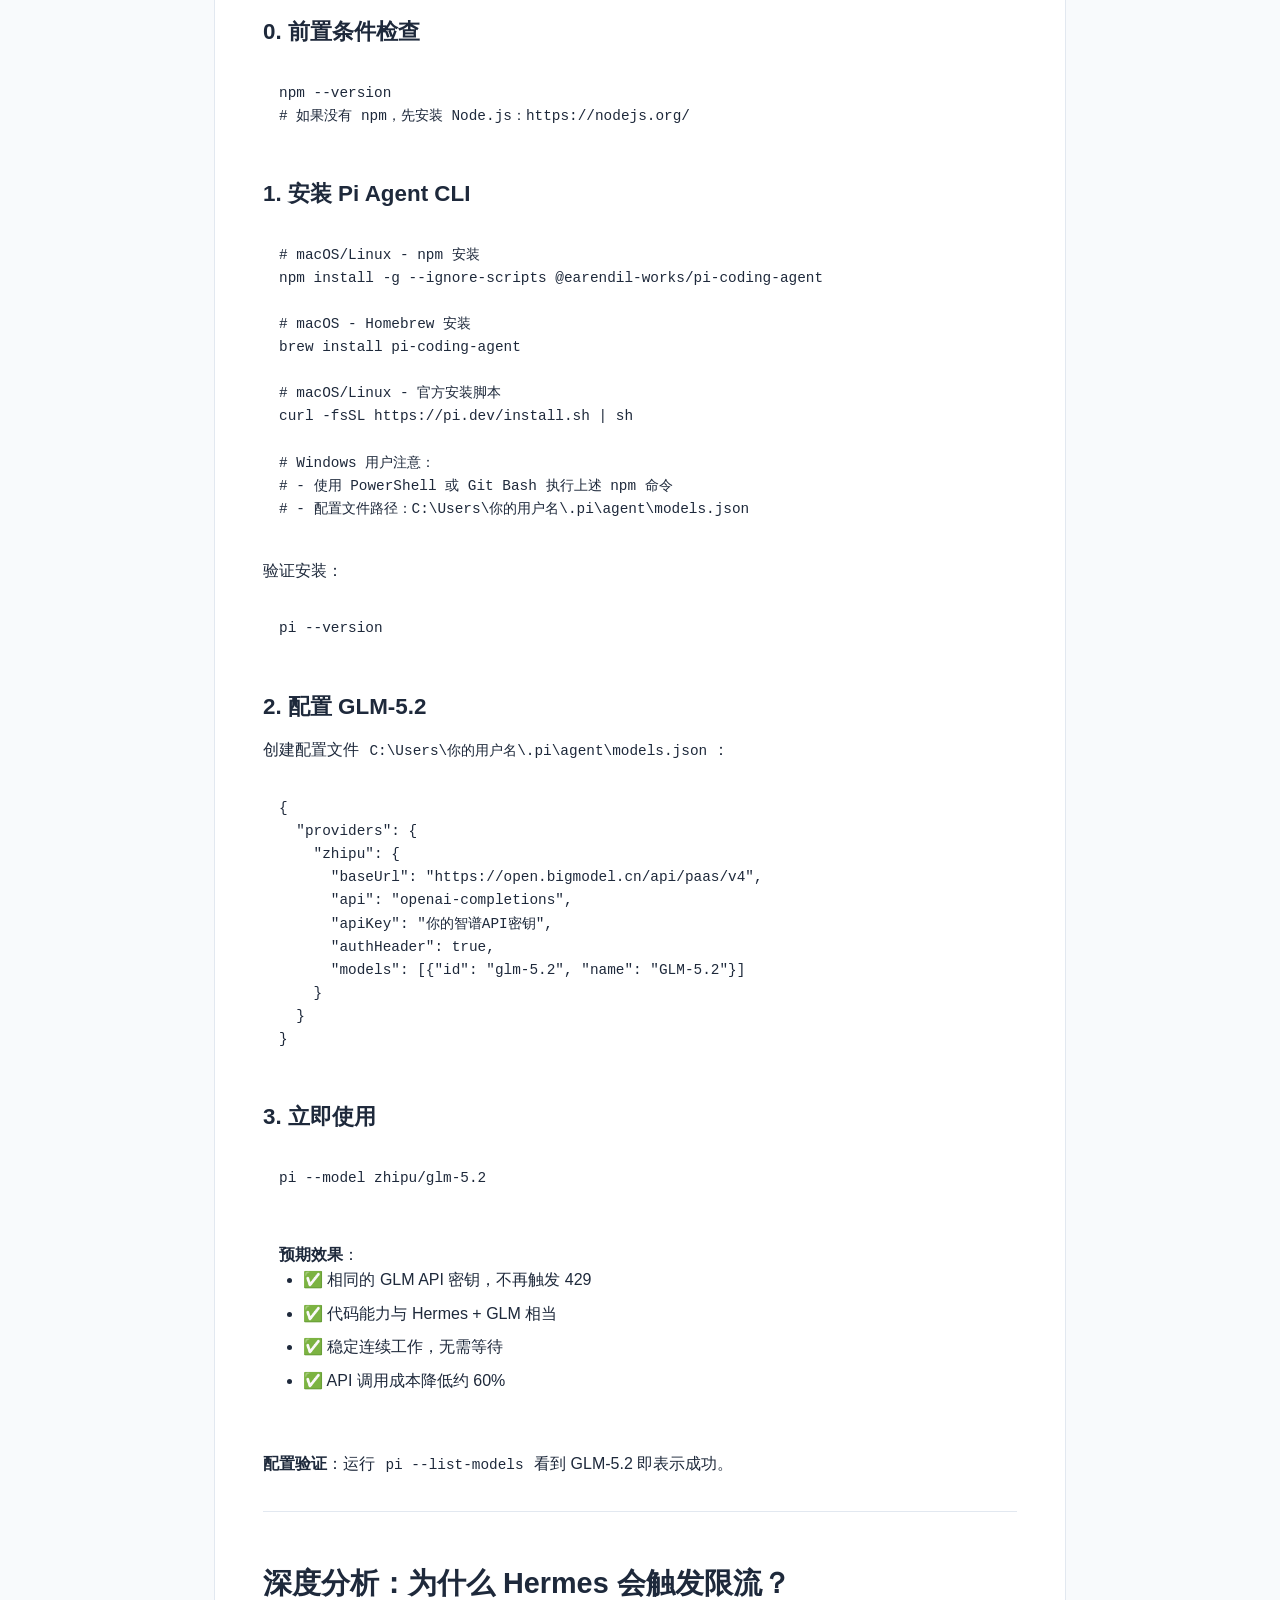
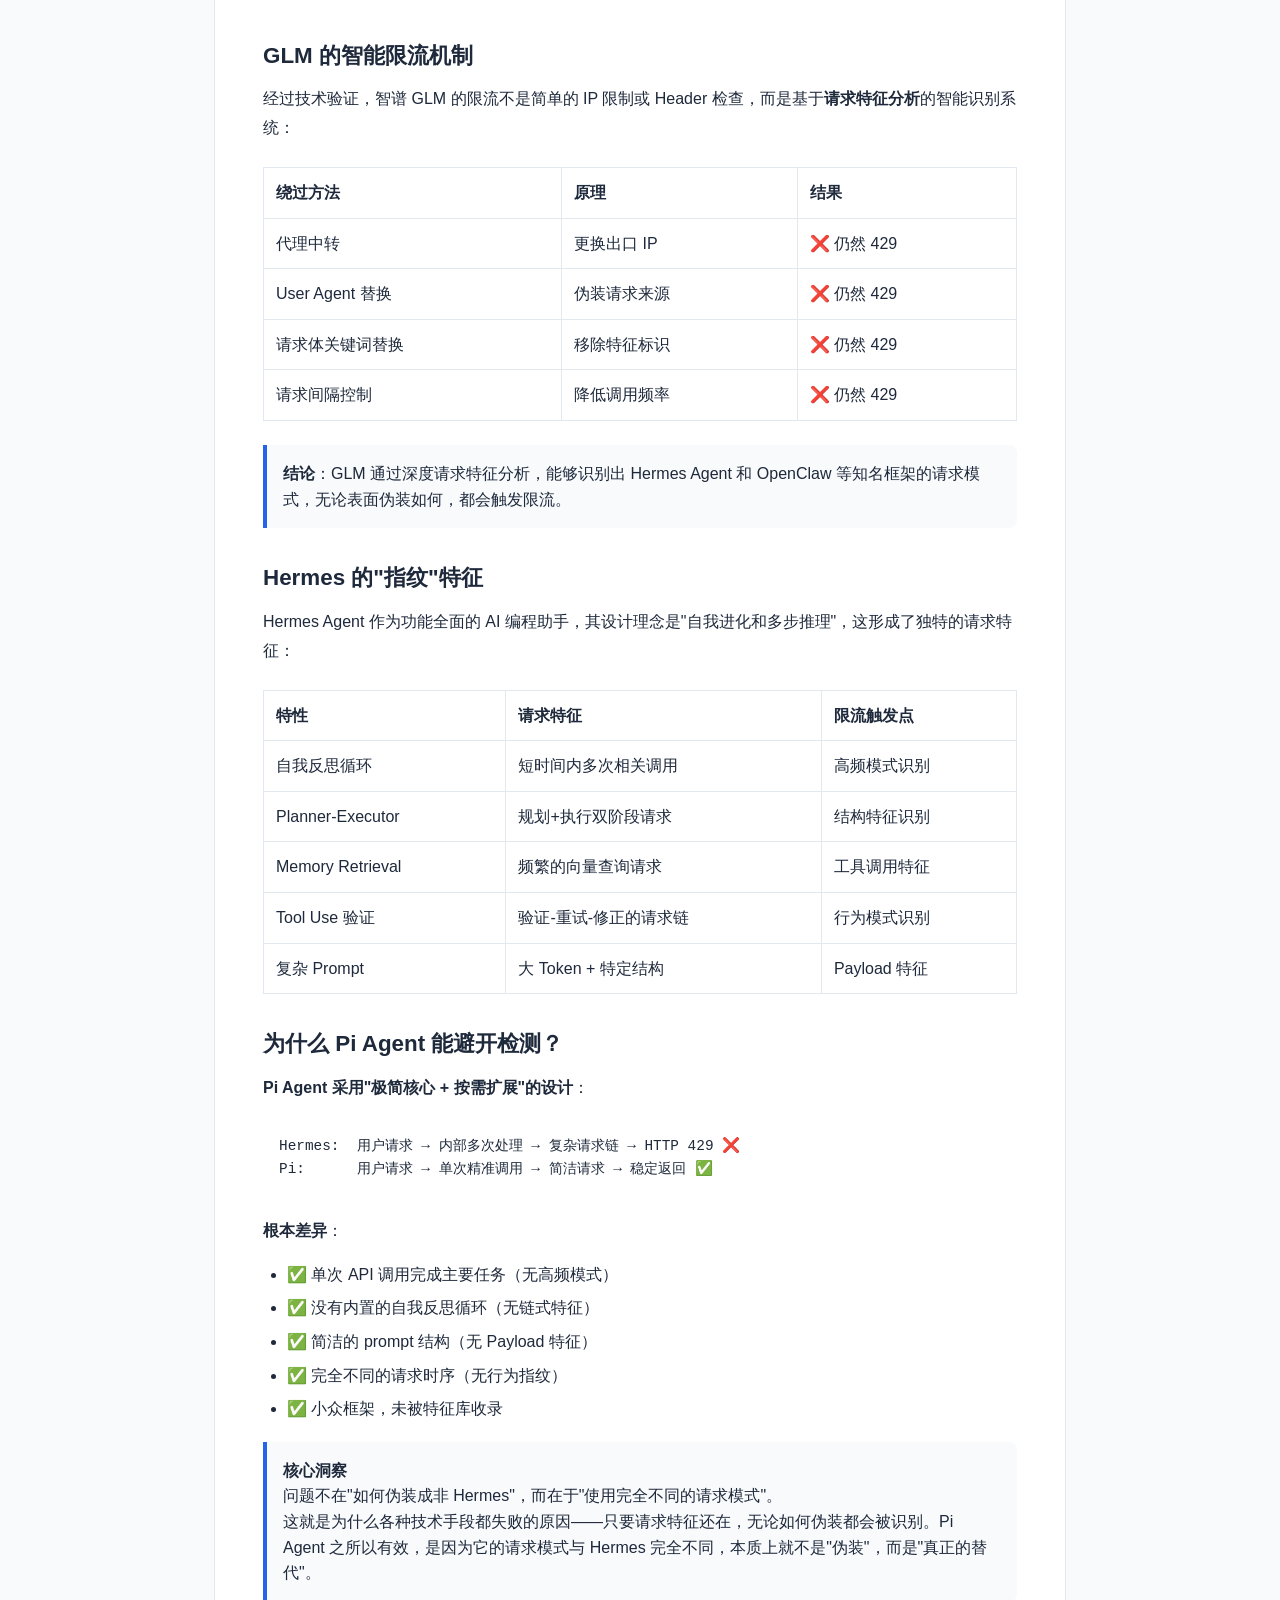
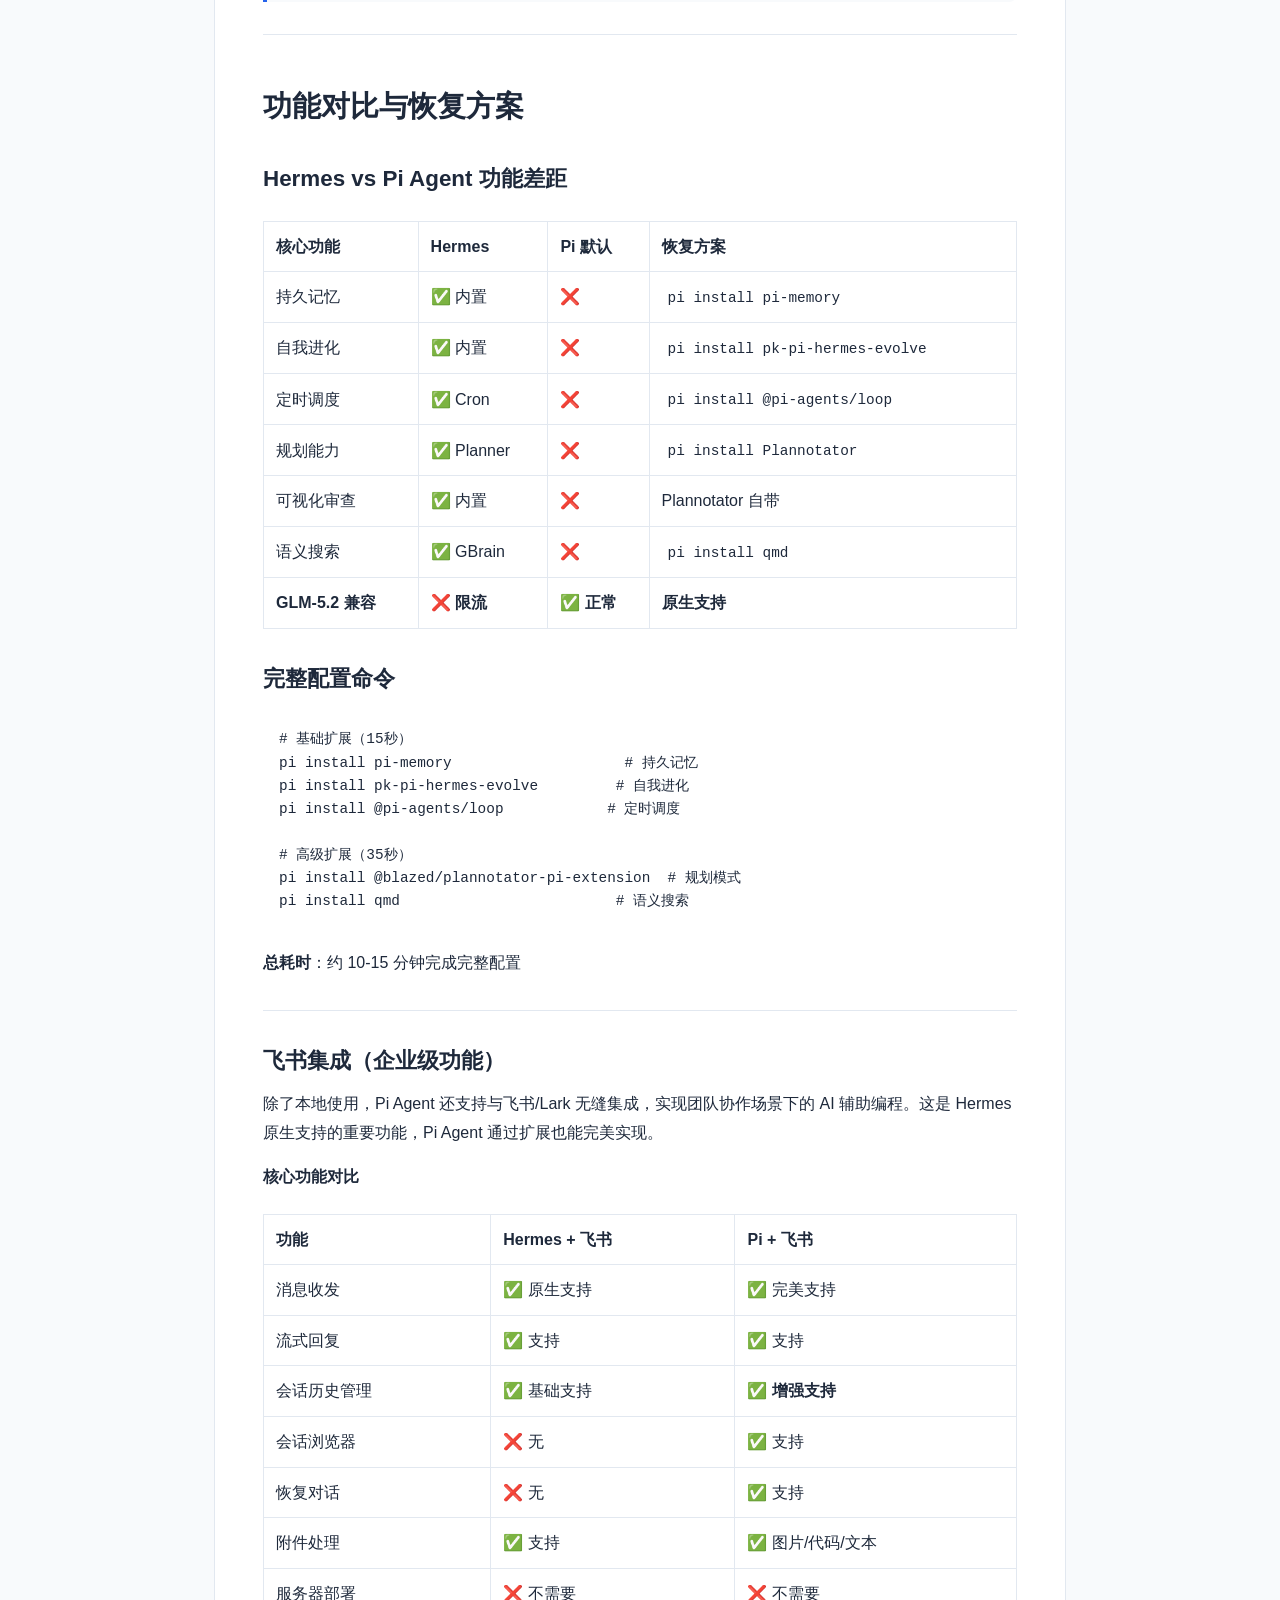
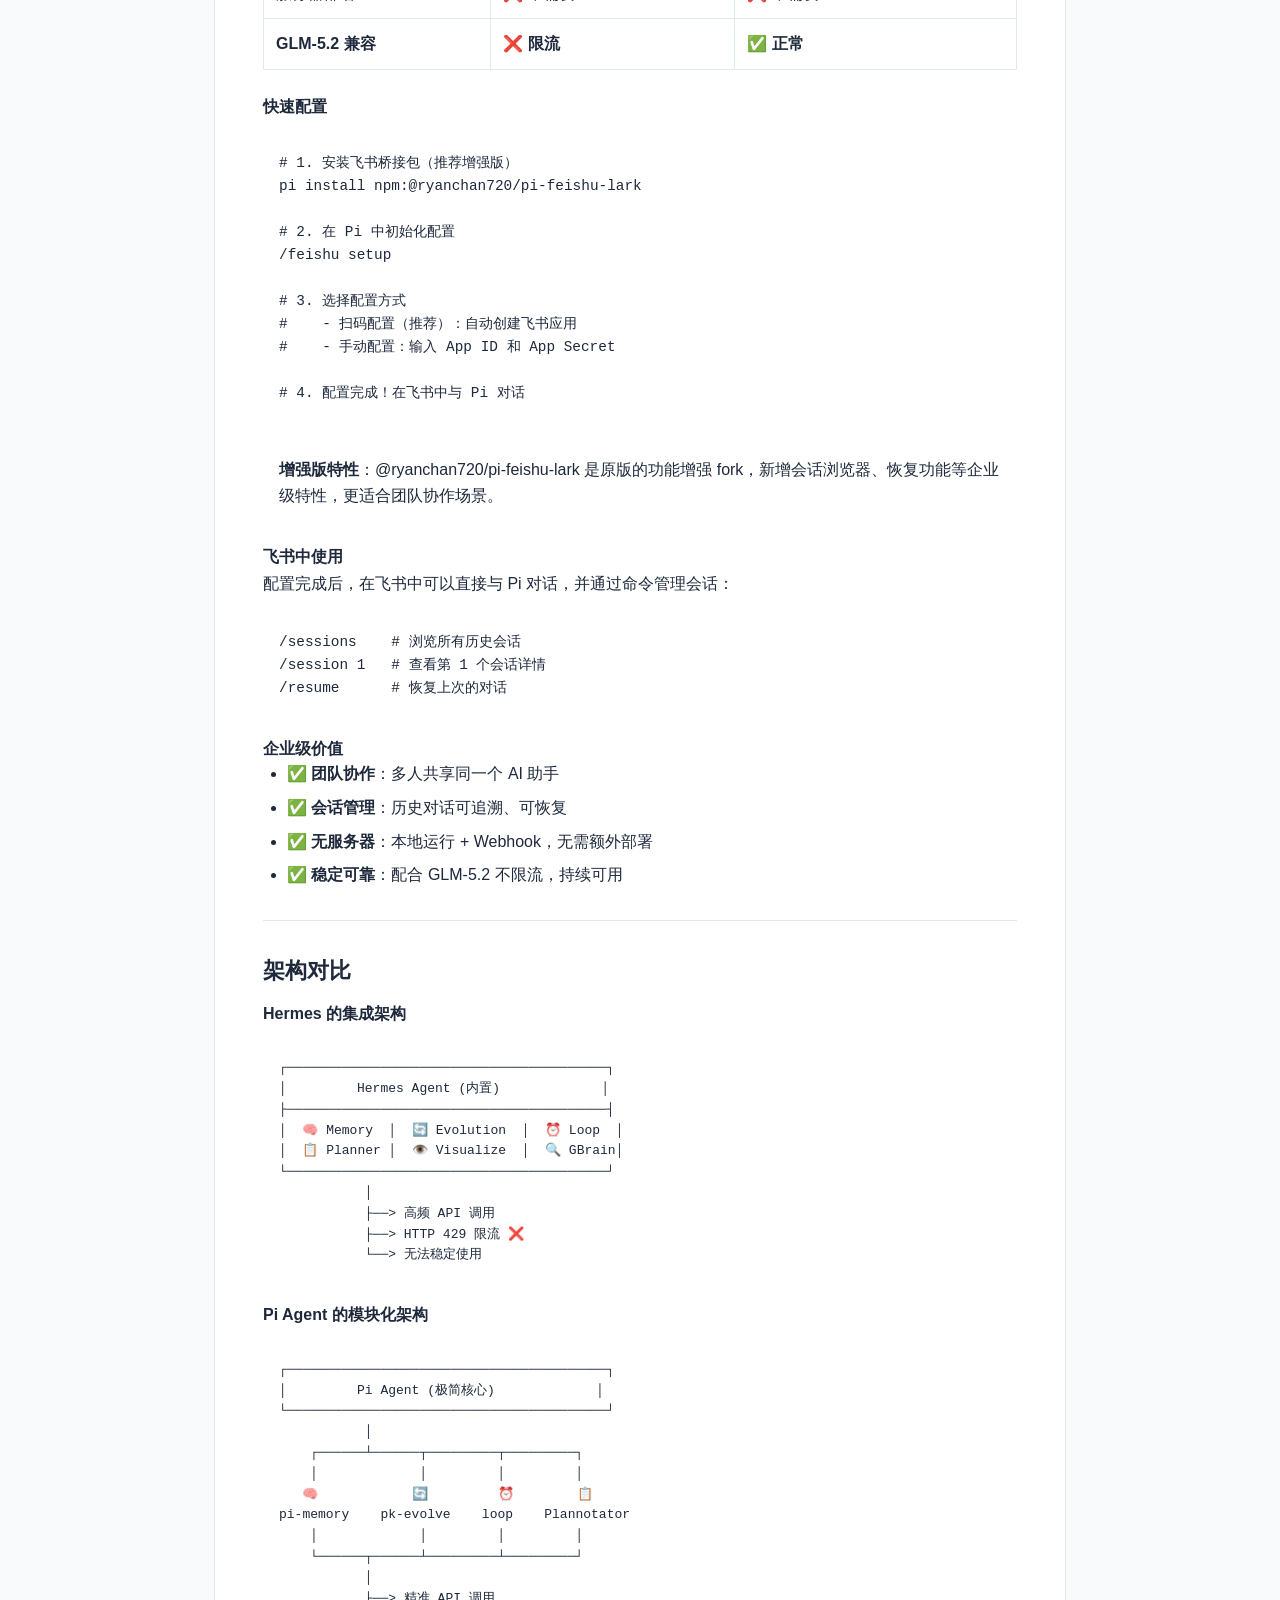
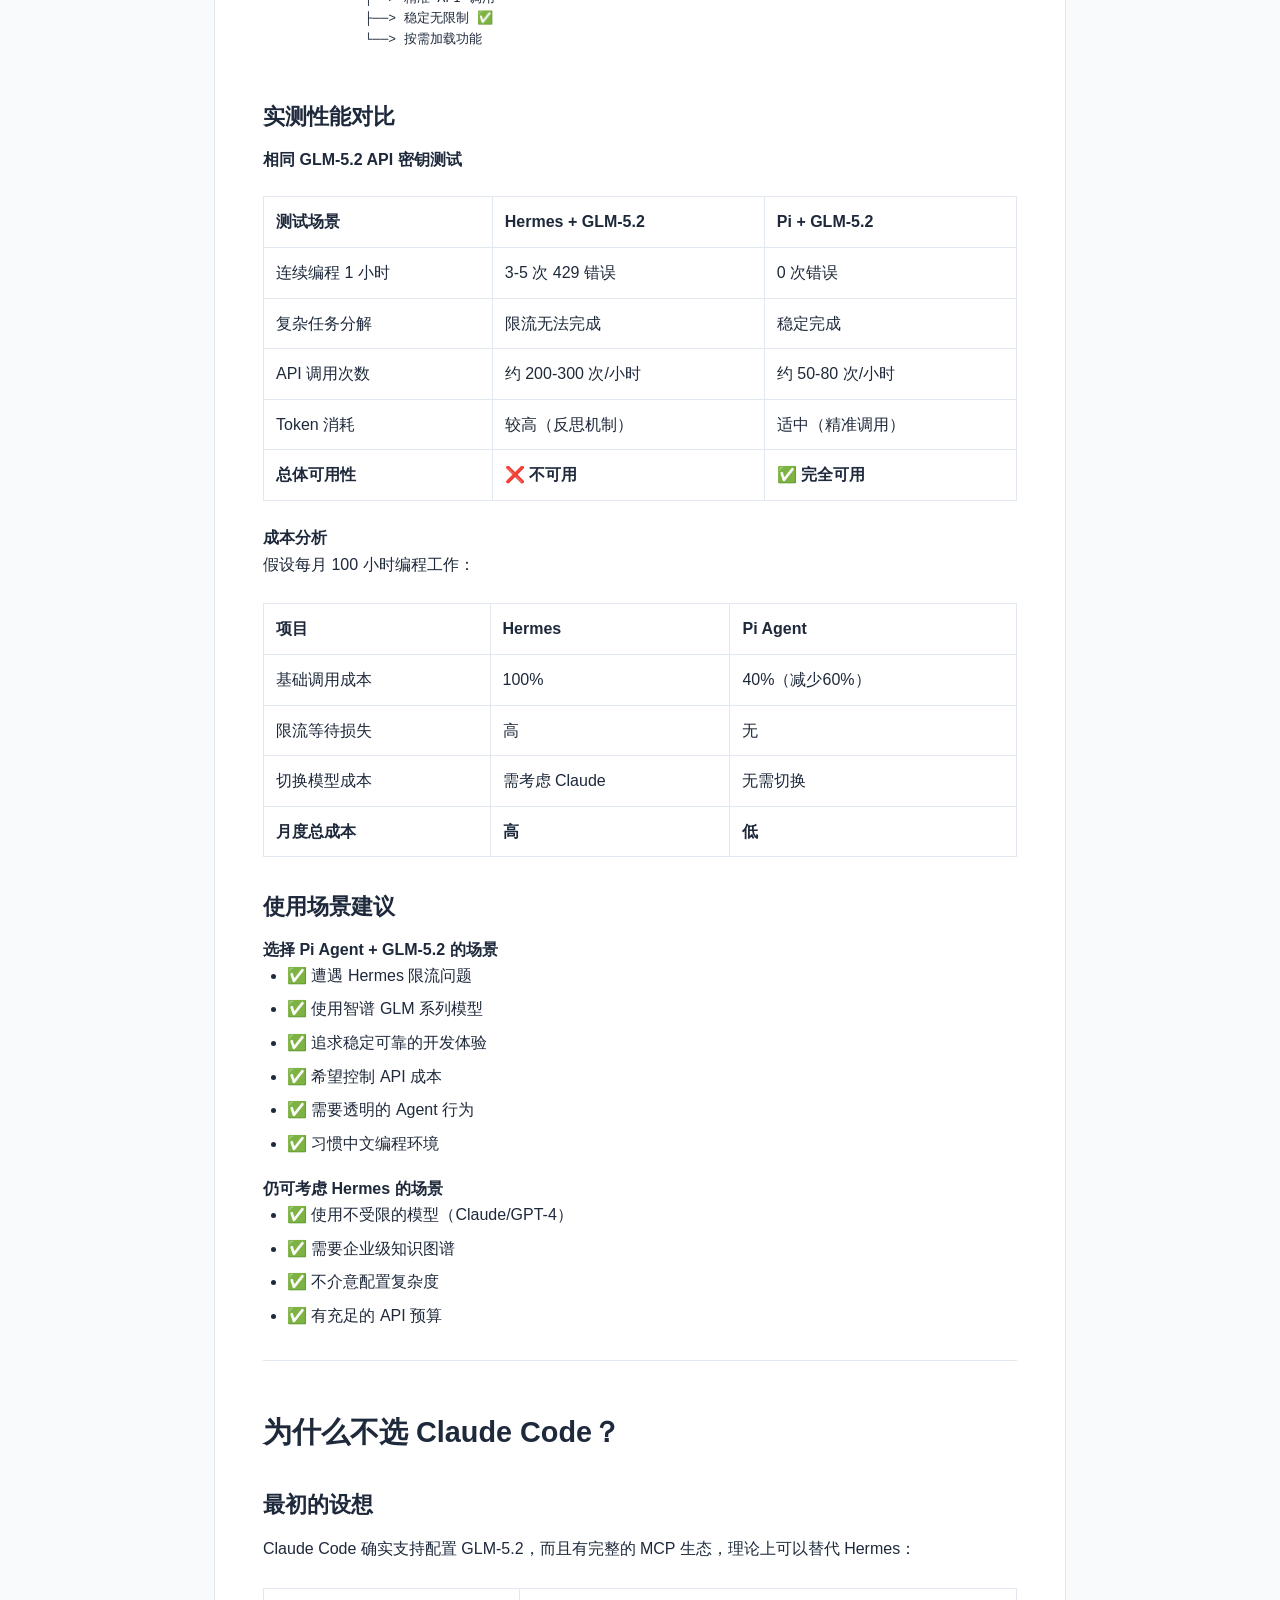
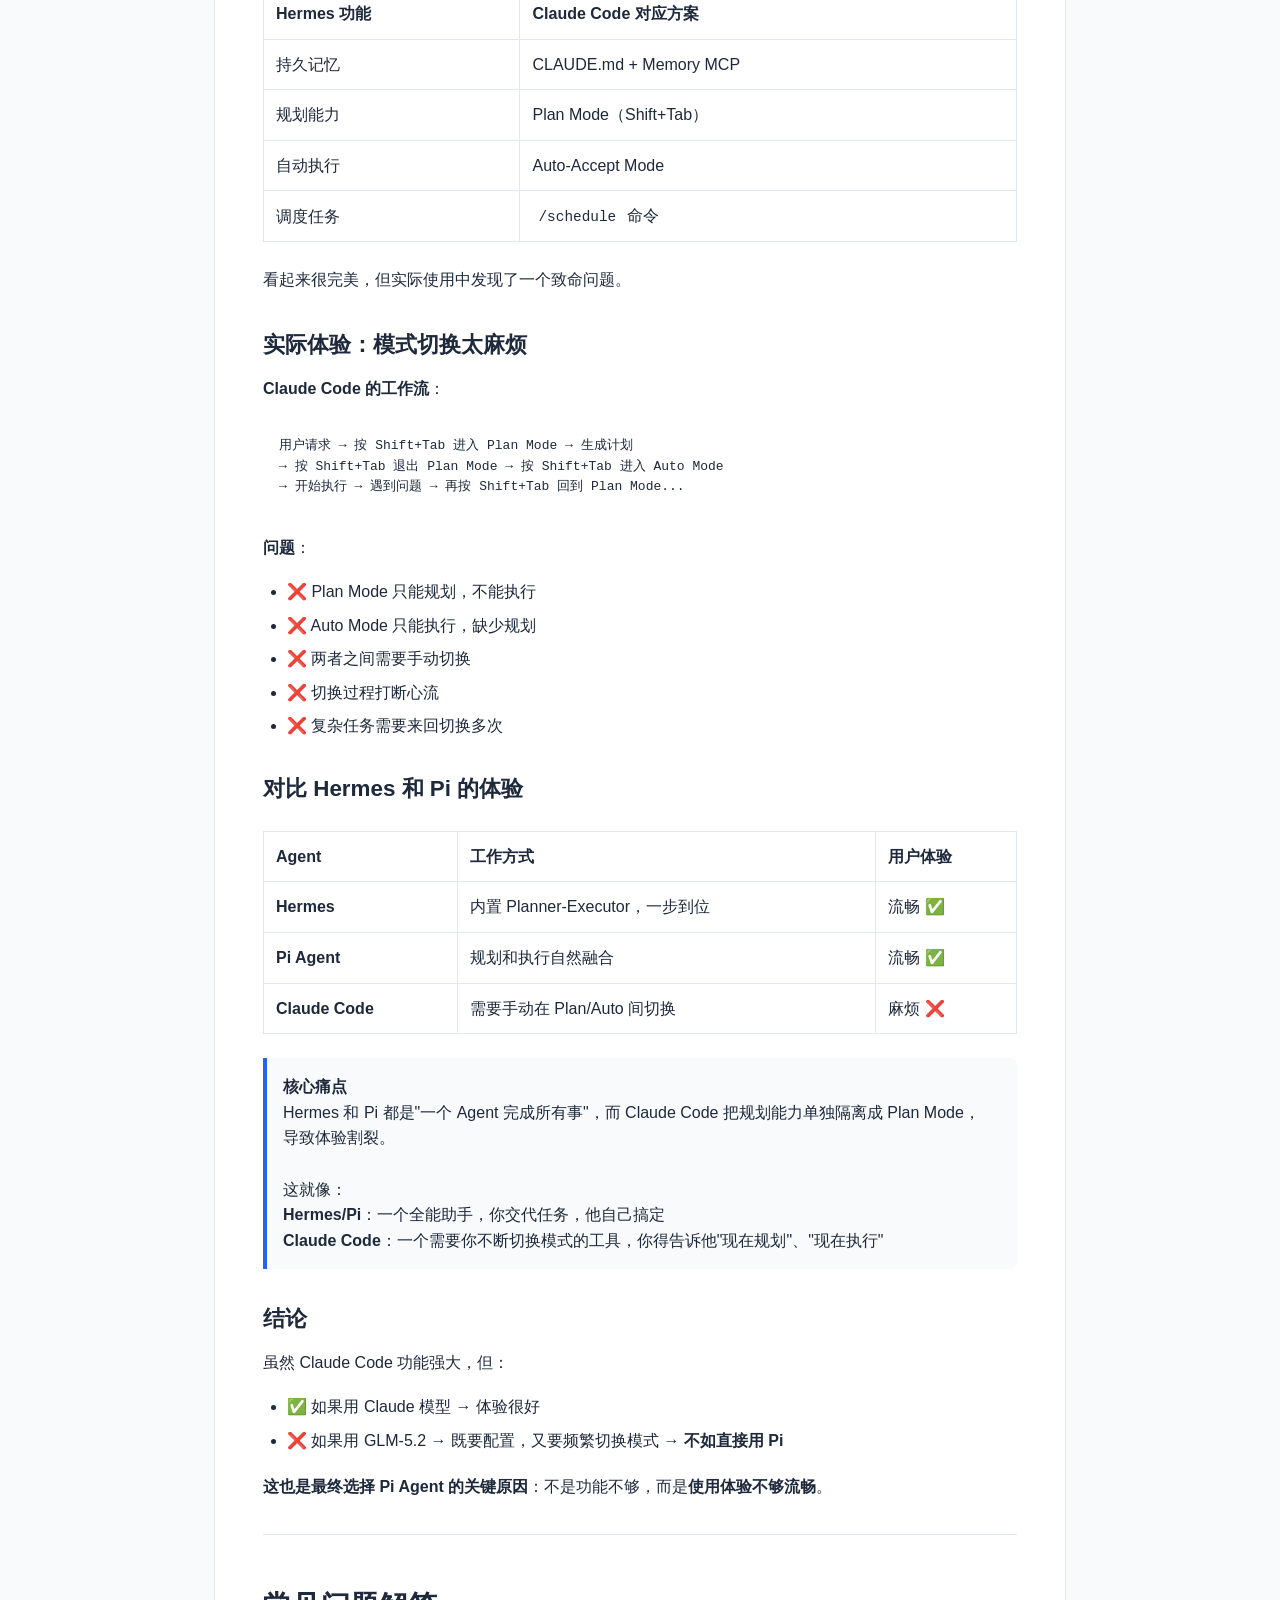
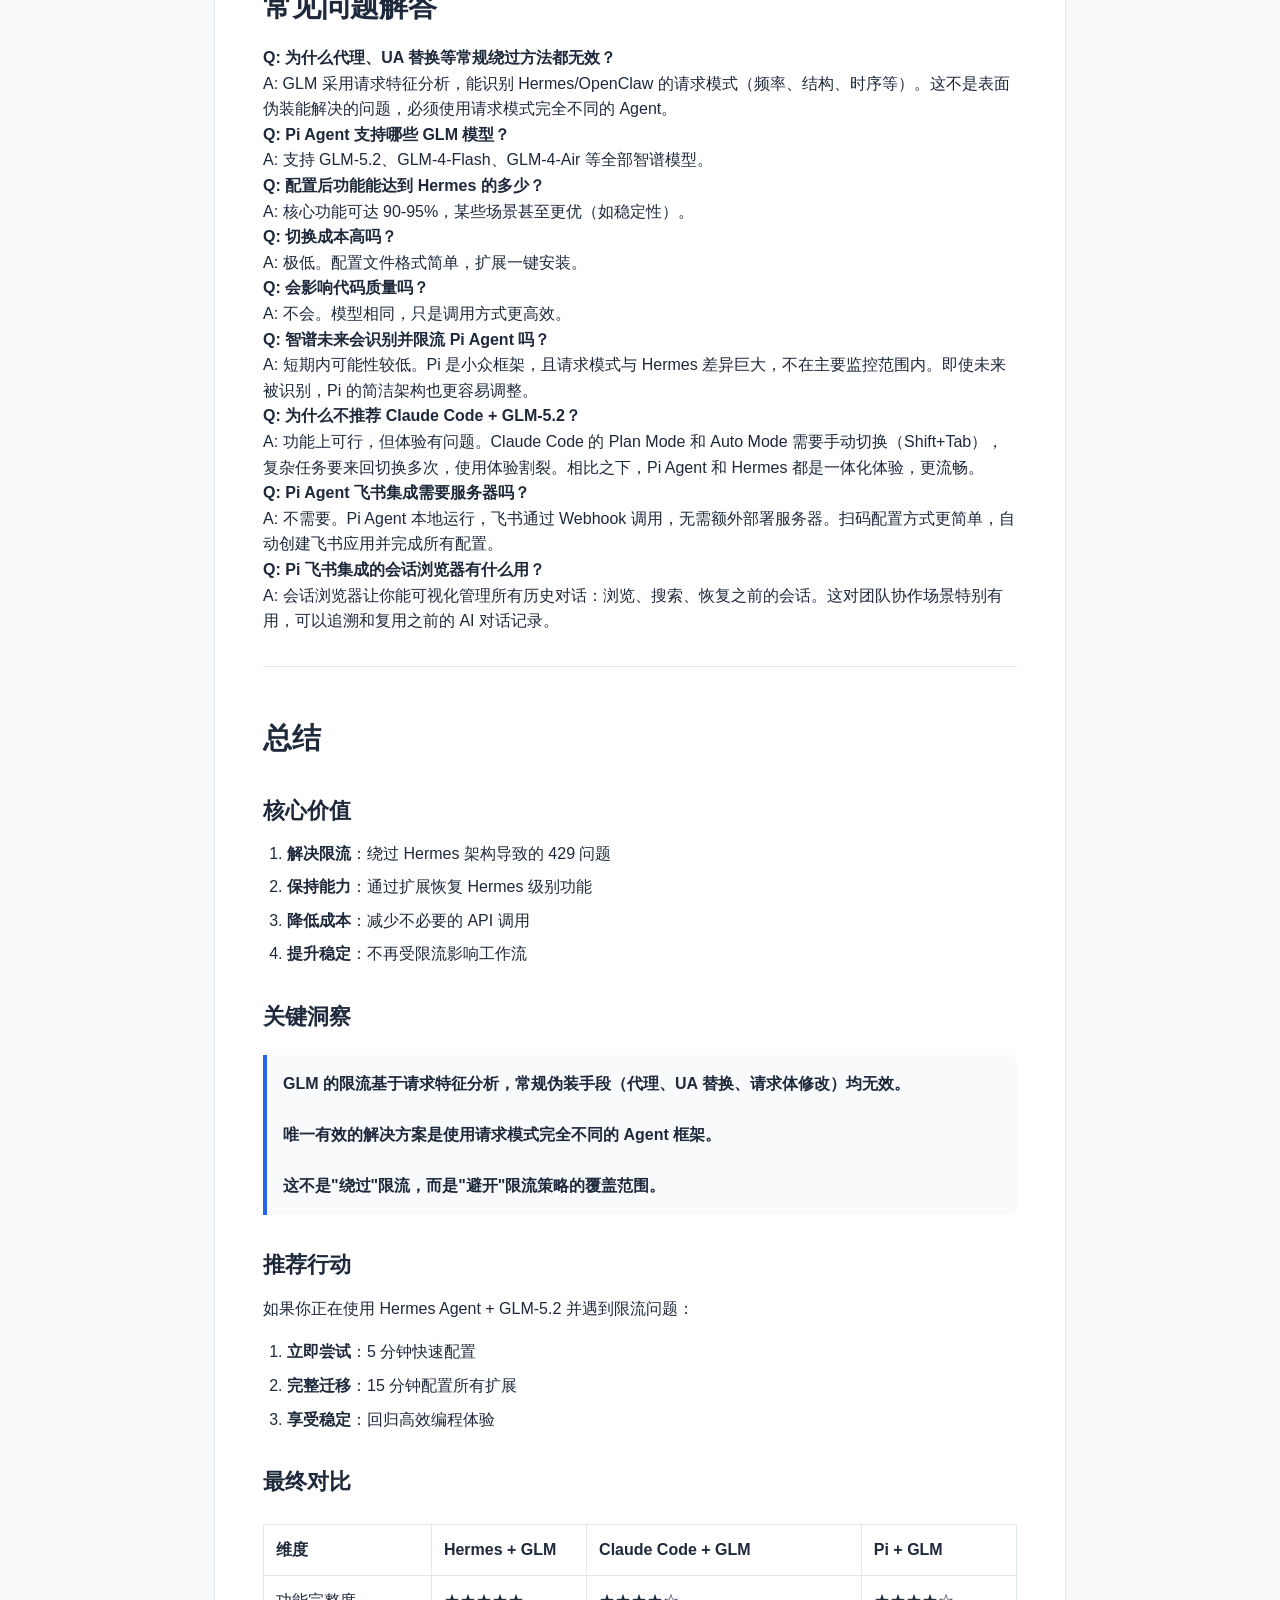
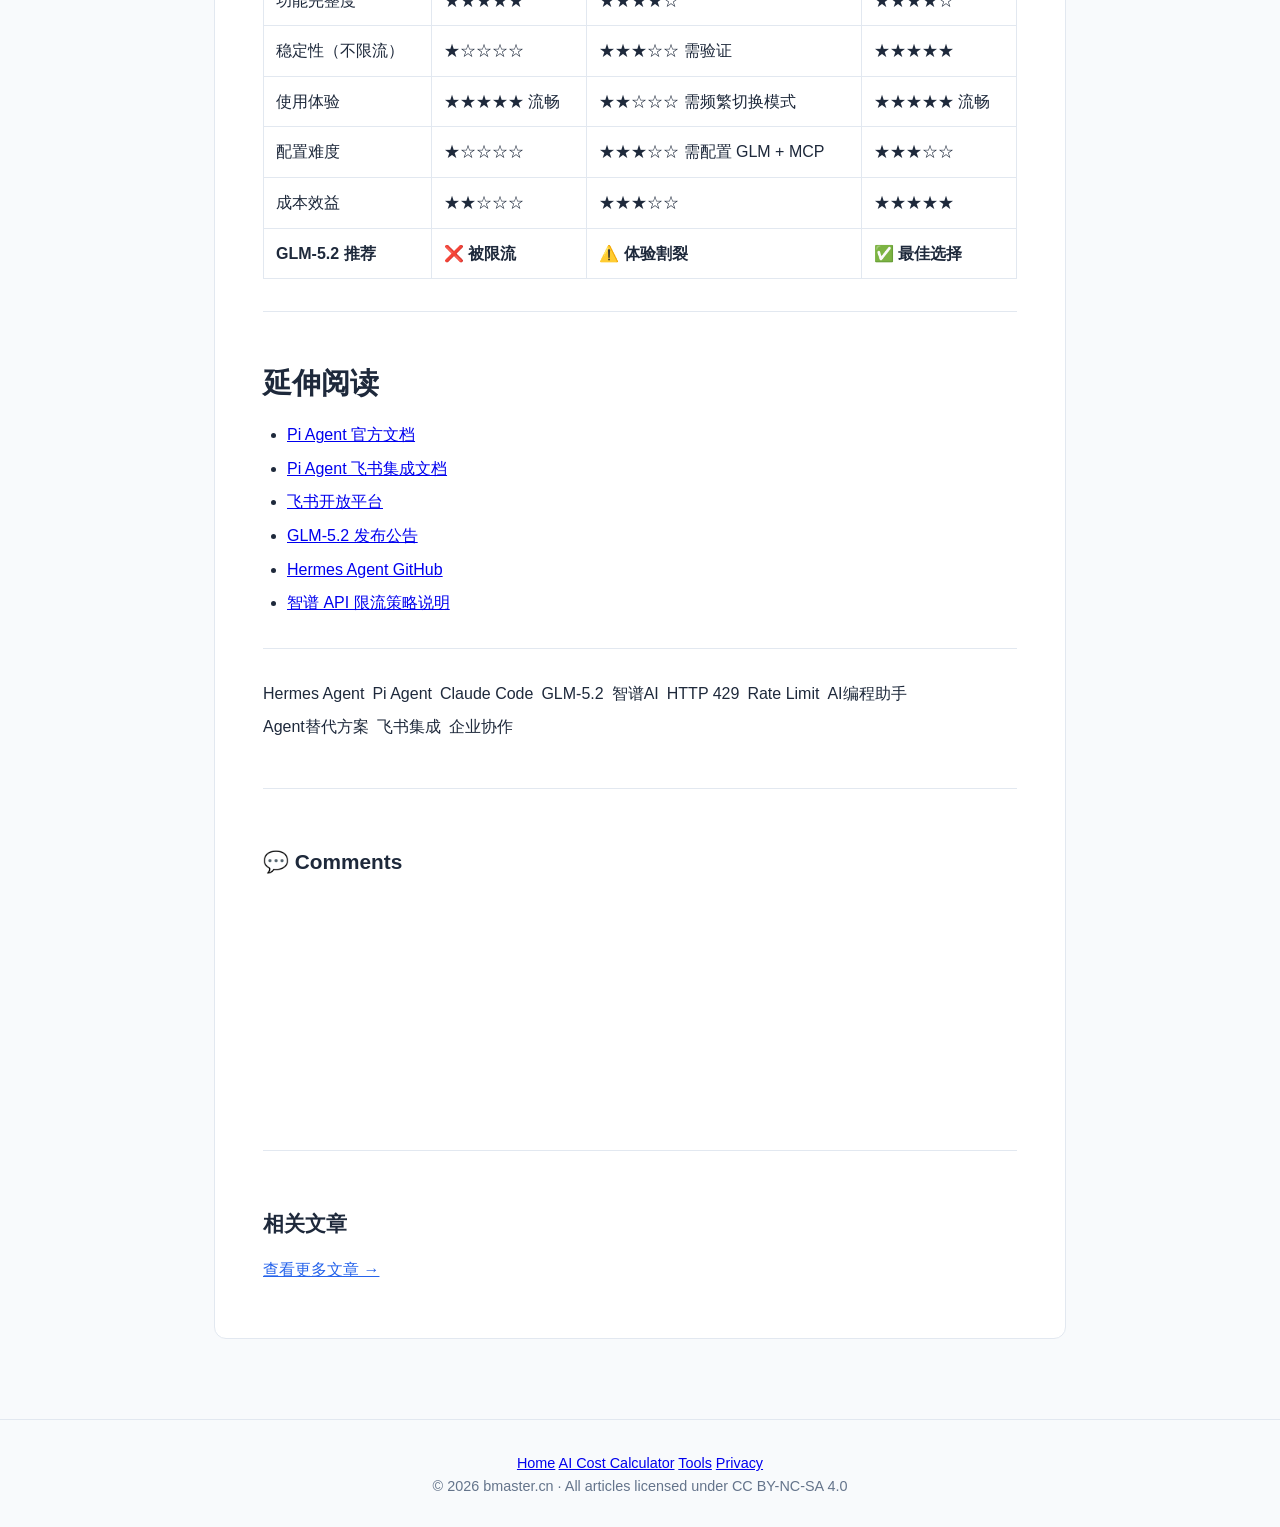
<file: blog/articles/pi-agent-hermes-comparison.html>
<!DOCTYPE html>
<html lang="zh-CN">
<head>
<meta charset="UTF-8">
<meta name="viewport" content="width=device-width,initial-scale=1">
<title>Hermes Agent 遭遇 429 限流？Pi Agent + GLM-5.2 完美替代方案 | bmaster.cn Blog</title>
<meta name="description" content="GLM-5.2 配合 Hermes Agent 频繁触发 HTTP 429 限流，切换到 Pi Agent 后稳定运行。本文提供完整的配置方案，让你继续享受 GLM-5.2 的强大能力。">
<meta name="keywords" content="Hermes Agent, Pi Agent, GLM-5.2, HTTP 429, Rate Limit, AI Agent, 智谱AI, Agent替代方案, 编程助手, Claude Code">
<meta name="author" content="bmaster">
<link rel="canonical" href="https://blog.bmaster.cn/articles/pi-agent-hermes-comparison.html">
<link rel="alternate" hreflang="zh-CN" href="https://blog.bmaster.cn/articles/pi-agent-hermes-comparison.html">
<link rel="alternate" hreflang="en" href="https://blog.bmaster.cn/en/articles/pi-agent-hermes-comparison.html">
<meta property="og:type" content="article">
<meta property="og:url" content="https://blog.bmaster.cn/articles/pi-agent-hermes-comparison.html">
<meta property="og:title" content="Hermes Agent 遭遇 429 限流？Pi Agent + GLM-5.2 完美替代方案">
<meta property="og:description" content="GLM-5.2 配合 Hermes Agent 频繁触发 HTTP 429 限流，切换到 Pi Agent 后稳定运行。完整配置方案。">
<meta property="og:image" content="https://blog.bmaster.cn/og-image.png">
<meta property="article:published_time" content="2026-06-26T00:00:00Z">
<meta property="article:author" content="bmaster">
<meta property="article:tag" content="AI Agent">
<meta property="article:tag" content="GLM-5.2">
<meta property="article:tag" content="Hermes">
<meta property="article:tag" content="Pi Agent">
<meta property="article:tag" content="Claude Code">
<meta property="article:tag" content="飞书集成">
<meta property="article:tag" content="企业协作">
<link rel="icon" type="image/svg+xml" href="/favicon.svg">
<link rel="stylesheet" href="/blog/assets/css/styles.css">
<style>
.article-content h2 { margin-top: 48px; margin-bottom: 16px; font-size: 1.8em; }
.article-content h3 { margin-top: 32px; margin-bottom: 12px; font-size: 1.4em; }
.article-content p { margin-bottom: 16px; line-height: 1.8; }
.article-content ul, .article-content ol { margin-bottom: 20px; padding-left: 24px; }
.article-content li { margin-bottom: 8px; line-height: 1.6; }
.article-content code { background: var(--code-bg); padding: 2px 6px; border-radius: 4px; font-size: 0.9em; }
.article-content pre { background: var(--code-bg); padding: 16px; border-radius: 8px; overflow-x: auto; margin-bottom: 20px; }
.article-content pre code { background: none; padding: 0; }
.article-content table { width: 100%; border-collapse: collapse; margin: 24px 0; }
.article-content th, .article-content td { padding: 12px; text-align: left; border-bottom: 1px solid var(--border); }
.article-content th { background: var(--header-bg); font-weight: 600; }
.article-content blockquote { border-left: 4px solid var(--primary); padding-left: 16px; margin: 20px 0; color: var(--text-muted); }
.article-content hr { border: none; border-top: 1px solid var(--border); margin: 32px 0; }
.article-content .info-box { background: var(--header-bg); padding: 16px; border-radius: 8px; margin: 20px 0; }
.article-content .toc { background: var(--header-bg); padding: 20px; border-radius: 8px; margin: 24px 0; }
.article-content .toc h3 { margin-top: 0; }
.article-content .toc ul { list-style: none; padding-left: 0; }
.article-content .toc a { color: var(--primary); text-decoration: none; }
.article-content .toc a:hover { text-decoration: underline; }
</style>
</head>
<body>

<header class="header">
  <div class="header-inner">
    <a href="https://bmaster.cn/" class="logo">bmaster<span>.cn</span></a>
    <nav class="nav">
      <a href="https://bmaster.cn/">Home</a>
      <a href="https://aicosts.bmaster.cn/">AI Cost Calculator</a>
      <a href="https://tools.bmaster.cn/">Tools</a>
      <a href="/blog/">Blog</a>
    </nav>
    <div class="lang-switch">
      <a href="/blog/en/articles/pi-agent-hermes-comparison.html" class="en">EN</a>
      <a href="/blog/articles/pi-agent-hermes-comparison.html" class="zh active">中文</a>
    </div>
  </div>
</header>

<div class="container">
  <article class="article">
    <a href="/blog/" style="color:var(--primary);text-decoration:none;font-size:0.9em;">← 返回博客</a>

    <h1>Hermes Agent 遭遇 429 限流？Pi Agent + GLM-5.2 完美替代方案</h1>

    <div class="article-meta">
      <span>发布时间：2026年6月26日</span>
      <span>·</span>
      <span>阅读时长 9 分钟</span>
      <span>·</span>
      <span>难度级别：中等</span>
    </div>

    <div class="article-content">
      <div class="info-box">
        <strong>实测验证</strong>：GLM-5.2 配合 Hermes Agent 频繁触发 HTTP 429 限流，切换到 Pi Agent 后稳定运行。本文提供完整的配置方案，让你继续享受 GLM-5.2 的强大能力。
      </div>

      <nav class="toc">
        <h3>目录</h3>
        <ul>
          <li><a href="#问题背景">问题背景</a></li>
          <li><a href="#5分钟快速解决方案">5分钟快速解决方案</a></li>
          <li><a href="#深度分析为什么-hermes-会触发限流">深度分析：为什么 Hermes 会触发限流</a></li>
          <li><a href="#功能对比与恢复方案">功能对比与恢复方案</a></li>
          <li><a href="#飞书集成">飞书集成（企业级功能）</a></li>
          <li><a href="#为什么不选-claude-code">为什么不选 Claude Code</a></li>
          <li><a href="#常见问题解答">常见问题解答</a></li>
          <li><a href="#总结">总结</a></li>
        </ul>
      </nav>

      <hr>

      <h2 id="问题背景">问题背景</h2>

      <p>GLM-5.2 发布以来，以其出色的代码能力和中文理解迅速成为 AI 编程领域的热门选择。然而，许多开发者在使用 Hermes Agent + GLM-5.2 组合时遇到了严重的限流问题。</p>

      <h3>常见错误信息</h3>

      <pre><code>API call failed after 3 retries: HTTP 429
Rate limit exceeded. Please try again later.
Too Many Requests - 请求过于频繁，请稍后重试</code></pre>

      <h3>影响范围</h3>

      <ul>
        <li><strong>症状</strong>：简单任务触发限流、等待后依然 429、无法连续工作</li>
        <li><strong>原因</strong>：Hermes 的复杂架构导致高频 API 调用，触发智谱限流策略</li>
        <li><strong>后果</strong>：开发效率严重下降，被迫考虑切换更昂贵的模型</li>
      </ul>

      <hr>

      <h2 id="5分钟快速解决方案">5分钟快速解决方案</h2>

      <p>如果你只想快速解决限流问题，执行以下命令即可：</p>

      <h3>0. 前置条件检查</h3>

      <pre><code>npm --version
# 如果没有 npm，先安装 Node.js：https://nodejs.org/</code></pre>

      <h3>1. 安装 Pi Agent CLI</h3>

      <pre><code># macOS/Linux - npm 安装
npm install -g --ignore-scripts @earendil-works/pi-coding-agent

# macOS - Homebrew 安装
brew install pi-coding-agent

# macOS/Linux - 官方安装脚本
curl -fsSL https://pi.dev/install.sh | sh

# Windows 用户注意：
# - 使用 PowerShell 或 Git Bash 执行上述 npm 命令
# - 配置文件路径：C:\Users\你的用户名\.pi\agent\models.json</code></pre>

      <p>验证安装：</p>

      <pre><code>pi --version</code></pre>

      <h3>2. 配置 GLM-5.2</h3>

      <p>创建配置文件 <code>C:\Users\你的用户名\.pi\agent\models.json</code>：</p>

      <pre><code>{
  "providers": {
    "zhipu": {
      "baseUrl": "https://open.bigmodel.cn/api/paas/v4",
      "api": "openai-completions",
      "apiKey": "你的智谱API密钥",
      "authHeader": true,
      "models": [{"id": "glm-5.2", "name": "GLM-5.2"}]
    }
  }
}</code></pre>

      <h3>3. 立即使用</h3>

      <pre><code>pi --model zhipu/glm-5.2</code></pre>

      <div class="info-box">
        <strong>预期效果</strong>：
        <ul>
          <li>✅ 相同的 GLM API 密钥，不再触发 429</li>
          <li>✅ 代码能力与 Hermes + GLM 相当</li>
          <li>✅ 稳定连续工作，无需等待</li>
          <li>✅ API 调用成本降低约 60%</li>
        </ul>
      </div>

      <p><strong>配置验证</strong>：运行 <code>pi --list-models</code> 看到 GLM-5.2 即表示成功。</p>

      <hr>

      <h2 id="深度分析为什么-hermes-会触发限流">深度分析：为什么 Hermes 会触发限流？</h2>

      <h3>GLM 的智能限流机制</h3>

      <p>经过技术验证，智谱 GLM 的限流不是简单的 IP 限制或 Header 检查，而是基于<strong>请求特征分析</strong>的智能识别系统：</p>

      <table>
        <thead>
          <tr>
            <th>绕过方法</th>
            <th>原理</th>
            <th>结果</th>
          </tr>
        </thead>
        <tbody>
          <tr>
            <td>代理中转</td>
            <td>更换出口 IP</td>
            <td>❌ 仍然 429</td>
          </tr>
          <tr>
            <td>User Agent 替换</td>
            <td>伪装请求来源</td>
            <td>❌ 仍然 429</td>
          </tr>
          <tr>
            <td>请求体关键词替换</td>
            <td>移除特征标识</td>
            <td>❌ 仍然 429</td>
          </tr>
          <tr>
            <td>请求间隔控制</td>
            <td>降低调用频率</td>
            <td>❌ 仍然 429</td>
          </tr>
        </tbody>
      </table>

      <blockquote>
        <strong>结论</strong>：GLM 通过深度请求特征分析，能够识别出 Hermes Agent 和 OpenClaw 等知名框架的请求模式，无论表面伪装如何，都会触发限流。
      </blockquote>

      <h3>Hermes 的"指纹"特征</h3>

      <p>Hermes Agent 作为功能全面的 AI 编程助手，其设计理念是"自我进化和多步推理"，这形成了独特的请求特征：</p>

      <table>
        <thead>
          <tr>
            <th>特性</th>
            <th>请求特征</th>
            <th>限流触发点</th>
          </tr>
        </thead>
        <tbody>
          <tr>
            <td>自我反思循环</td>
            <td>短时间内多次相关调用</td>
            <td>高频模式识别</td>
          </tr>
          <tr>
            <td>Planner-Executor</td>
            <td>规划+执行双阶段请求</td>
            <td>结构特征识别</td>
          </tr>
          <tr>
            <td>Memory Retrieval</td>
            <td>频繁的向量查询请求</td>
            <td>工具调用特征</td>
          </tr>
          <tr>
            <td>Tool Use 验证</td>
            <td>验证-重试-修正的请求链</td>
            <td>行为模式识别</td>
          </tr>
          <tr>
            <td>复杂 Prompt</td>
            <td>大 Token + 特定结构</td>
            <td>Payload 特征</td>
          </tr>
        </tbody>
      </table>

      <h3>为什么 Pi Agent 能避开检测？</h3>

      <p><strong>Pi Agent 采用"极简核心 + 按需扩展"的设计</strong>：</p>

      <pre><code>Hermes:  用户请求 → 内部多次处理 → 复杂请求链 → HTTP 429 ❌
Pi:      用户请求 → 单次精准调用 → 简洁请求 → 稳定返回 ✅</code></pre>

      <p><strong>根本差异</strong>：</p>
      <ul>
        <li>✅ 单次 API 调用完成主要任务（无高频模式）</li>
        <li>✅ 没有内置的自我反思循环（无链式特征）</li>
        <li>✅ 简洁的 prompt 结构（无 Payload 特征）</li>
        <li>✅ 完全不同的请求时序（无行为指纹）</li>
        <li>✅ 小众框架，未被特征库收录</li>
      </ul>

      <blockquote>
        <strong>核心洞察</strong><br>
        问题不在"如何伪装成非 Hermes"，而在于"使用完全不同的请求模式"。<br>
        这就是为什么各种技术手段都失败的原因——只要请求特征还在，无论如何伪装都会被识别。Pi Agent 之所以有效，是因为它的请求模式与 Hermes 完全不同，本质上就不是"伪装"，而是"真正的替代"。
      </blockquote>

      <hr>

      <h2 id="功能对比与恢复方案">功能对比与恢复方案</h2>

      <h3>Hermes vs Pi Agent 功能差距</h3>

      <table>
        <thead>
          <tr>
            <th>核心功能</th>
            <th>Hermes</th>
            <th>Pi 默认</th>
            <th>恢复方案</th>
          </tr>
        </thead>
        <tbody>
          <tr>
            <td>持久记忆</td>
            <td>✅ 内置</td>
            <td>❌</td>
            <td><code>pi install pi-memory</code></td>
          </tr>
          <tr>
            <td>自我进化</td>
            <td>✅ 内置</td>
            <td>❌</td>
            <td><code>pi install pk-pi-hermes-evolve</code></td>
          </tr>
          <tr>
            <td>定时调度</td>
            <td>✅ Cron</td>
            <td>❌</td>
            <td><code>pi install @pi-agents/loop</code></td>
          </tr>
          <tr>
            <td>规划能力</td>
            <td>✅ Planner</td>
            <td>❌</td>
            <td><code>pi install Plannotator</code></td>
          </tr>
          <tr>
            <td>可视化审查</td>
            <td>✅ 内置</td>
            <td>❌</td>
            <td>Plannotator 自带</td>
          </tr>
          <tr>
            <td>语义搜索</td>
            <td>✅ GBrain</td>
            <td>❌</td>
            <td><code>pi install qmd</code></td>
          </tr>
          <tr>
            <td><strong>GLM-5.2 兼容</strong></td>
            <td><strong>❌ 限流</strong></td>
            <td><strong>✅ 正常</strong></td>
            <td><strong>原生支持</strong></td>
          </tr>
        </tbody>
      </table>

      <h3>完整配置命令</h3>

      <pre><code># 基础扩展（15秒）
pi install pi-memory                    # 持久记忆
pi install pk-pi-hermes-evolve         # 自我进化
pi install @pi-agents/loop            # 定时调度

# 高级扩展（35秒）
pi install @blazed/plannotator-pi-extension  # 规划模式
pi install qmd                         # 语义搜索</code></pre>

      <p><strong>总耗时</strong>：约 10-15 分钟完成完整配置</p>

      <hr>

      <h3 id="飞书集成">飞书集成（企业级功能）</h3>

      <p>除了本地使用，Pi Agent 还支持与飞书/Lark 无缝集成，实现团队协作场景下的 AI 辅助编程。这是 Hermes 原生支持的重要功能，Pi Agent 通过扩展也能完美实现。</p>

      <h4>核心功能对比</h4>

      <table>
        <thead>
          <tr>
            <th>功能</th>
            <th>Hermes + 飞书</th>
            <th>Pi + 飞书</th>
          </tr>
        </thead>
        <tbody>
          <tr>
            <td>消息收发</td>
            <td>✅ 原生支持</td>
            <td>✅ 完美支持</td>
          </tr>
          <tr>
            <td>流式回复</td>
            <td>✅ 支持</td>
            <td>✅ 支持</td>
          </tr>
          <tr>
            <td>会话历史管理</td>
            <td>✅ 基础支持</td>
            <td>✅ <strong>增强支持</strong></td>
          </tr>
          <tr>
            <td>会话浏览器</td>
            <td>❌ 无</td>
            <td>✅ 支持</td>
          </tr>
          <tr>
            <td>恢复对话</td>
            <td>❌ 无</td>
            <td>✅ 支持</td>
          </tr>
          <tr>
            <td>附件处理</td>
            <td>✅ 支持</td>
            <td>✅ 图片/代码/文本</td>
          </tr>
          <tr>
            <td>服务器部署</td>
            <td>❌ 不需要</td>
            <td>❌ 不需要</td>
          </tr>
          <tr>
            <td><strong>GLM-5.2 兼容</strong></td>
            <td><strong>❌ 限流</strong></td>
            <td><strong>✅ 正常</strong></td>
          </tr>
        </tbody>
      </table>

      <h4>快速配置</h4>

      <pre><code># 1. 安装飞书桥接包（推荐增强版）
pi install npm:@ryanchan720/pi-feishu-lark

# 2. 在 Pi 中初始化配置
/feishu setup

# 3. 选择配置方式
#    - 扫码配置（推荐）：自动创建飞书应用
#    - 手动配置：输入 App ID 和 App Secret

# 4. 配置完成！在飞书中与 Pi 对话</code></pre>

      <div class="info-box">
        <strong>增强版特性</strong>：@ryanchan720/pi-feishu-lark 是原版的功能增强 fork，新增会话浏览器、恢复功能等企业级特性，更适合团队协作场景。
      </div>

      <h4>飞书中使用</h4>

      <p>配置完成后，在飞书中可以直接与 Pi 对话，并通过命令管理会话：</p>

      <pre><code>/sessions    # 浏览所有历史会话
/session 1   # 查看第 1 个会话详情
/resume      # 恢复上次的对话</code></pre>

      <h4>企业级价值</h4>

      <ul>
        <li>✅ <strong>团队协作</strong>：多人共享同一个 AI 助手</li>
        <li>✅ <strong>会话管理</strong>：历史对话可追溯、可恢复</li>
        <li>✅ <strong>无服务器</strong>：本地运行 + Webhook，无需额外部署</li>
        <li>✅ <strong>稳定可靠</strong>：配合 GLM-5.2 不限流，持续可用</li>
      </ul>

      <hr>

      <h3>架构对比</h3>

      <h4>Hermes 的集成架构</h4>
      <pre>
┌─────────────────────────────────────────┐
│         Hermes Agent (内置)             │
├─────────────────────────────────────────┤
│  🧠 Memory  │  🔄 Evolution  │  ⏰ Loop  │
│  📋 Planner │  👁️ Visualize  │  🔍 GBrain│
└─────────────────────────────────────────┘
           │
           ├──> 高频 API 调用
           ├──> HTTP 429 限流 ❌
           └──> 无法稳定使用</pre>

      <h4>Pi Agent 的模块化架构</h4>
      <pre>
┌─────────────────────────────────────────┐
│         Pi Agent (极简核心)             │
└─────────────────────────────────────────┘
           │
    ┌──────┴──────┬─────────┬─────────┐
    │             │         │         │
   🧠            🔄         ⏰        📋
pi-memory    pk-evolve    loop    Plannotator
    │             │         │         │
    └──────┬──────┴─────────┴─────────┘
           │
           ├──> 精准 API 调用
           ├──> 稳定无限制 ✅
           └──> 按需加载功能</pre>

      <h3>实测性能对比</h3>

      <h4>相同 GLM-5.2 API 密钥测试</h4>

      <table>
        <thead>
          <tr>
            <th>测试场景</th>
            <th>Hermes + GLM-5.2</th>
            <th>Pi + GLM-5.2</th>
          </tr>
        </thead>
        <tbody>
          <tr>
            <td>连续编程 1 小时</td>
            <td>3-5 次 429 错误</td>
            <td>0 次错误</td>
          </tr>
          <tr>
            <td>复杂任务分解</td>
            <td>限流无法完成</td>
            <td>稳定完成</td>
          </tr>
          <tr>
            <td>API 调用次数</td>
            <td>约 200-300 次/小时</td>
            <td>约 50-80 次/小时</td>
          </tr>
          <tr>
            <td>Token 消耗</td>
            <td>较高（反思机制）</td>
            <td>适中（精准调用）</td>
          </tr>
          <tr>
            <td><strong>总体可用性</strong></td>
            <td><strong>❌ 不可用</strong></td>
            <td><strong>✅ 完全可用</strong></td>
          </tr>
        </tbody>
      </table>

      <h4>成本分析</h4>

      <p>假设每月 100 小时编程工作：</p>

      <table>
        <thead>
          <tr>
            <th>项目</th>
            <th>Hermes</th>
            <th>Pi Agent</th>
          </tr>
        </thead>
        <tbody>
          <tr>
            <td>基础调用成本</td>
            <td>100%</td>
            <td>40%（减少60%）</td>
          </tr>
          <tr>
            <td>限流等待损失</td>
            <td>高</td>
            <td>无</td>
          </tr>
          <tr>
            <td>切换模型成本</td>
            <td>需考虑 Claude</td>
            <td>无需切换</td>
          </tr>
          <tr>
            <td><strong>月度总成本</strong></td>
            <td><strong>高</strong></td>
            <td><strong>低</strong></td>
          </tr>
        </tbody>
      </table>

      <h3>使用场景建议</h3>

      <h4>选择 Pi Agent + GLM-5.2 的场景</h4>
      <ul>
        <li>✅ 遭遇 Hermes 限流问题</li>
        <li>✅ 使用智谱 GLM 系列模型</li>
        <li>✅ 追求稳定可靠的开发体验</li>
        <li>✅ 希望控制 API 成本</li>
        <li>✅ 需要透明的 Agent 行为</li>
        <li>✅ 习惯中文编程环境</li>
      </ul>

      <h4>仍可考虑 Hermes 的场景</h4>
      <ul>
        <li>✅ 使用不受限的模型（Claude/GPT-4）</li>
        <li>✅ 需要企业级知识图谱</li>
        <li>✅ 不介意配置复杂度</li>
        <li>✅ 有充足的 API 预算</li>
      </ul>

      <hr>

      <h2 id="为什么不选-claude-code">为什么不选 Claude Code？</h2>

      <h3>最初的设想</h3>

      <p>Claude Code 确实支持配置 GLM-5.2，而且有完整的 MCP 生态，理论上可以替代 Hermes：</p>

      <table>
        <thead>
          <tr>
            <th>Hermes 功能</th>
            <th>Claude Code 对应方案</th>
          </tr>
        </thead>
        <tbody>
          <tr>
            <td>持久记忆</td>
            <td>CLAUDE.md + Memory MCP</td>
          </tr>
          <tr>
            <td>规划能力</td>
            <td>Plan Mode（Shift+Tab）</td>
          </tr>
          <tr>
            <td>自动执行</td>
            <td>Auto-Accept Mode</td>
          </tr>
          <tr>
            <td>调度任务</td>
            <td><code>/schedule</code> 命令</td>
          </tr>
        </tbody>
      </table>

      <p>看起来很完美，但实际使用中发现了一个致命问题。</p>

      <h3>实际体验：模式切换太麻烦</h3>

      <p><strong>Claude Code 的工作流</strong>：</p>
      <pre>
用户请求 → 按 Shift+Tab 进入 Plan Mode → 生成计划
→ 按 Shift+Tab 退出 Plan Mode → 按 Shift+Tab 进入 Auto Mode
→ 开始执行 → 遇到问题 → 再按 Shift+Tab 回到 Plan Mode...</pre>

      <p><strong>问题</strong>：</p>
      <ul>
        <li>❌ Plan Mode 只能规划，不能执行</li>
        <li>❌ Auto Mode 只能执行，缺少规划</li>
        <li>❌ 两者之间需要手动切换</li>
        <li>❌ 切换过程打断心流</li>
        <li>❌ 复杂任务需要来回切换多次</li>
      </ul>

      <h3>对比 Hermes 和 Pi 的体验</h3>

      <table>
        <thead>
          <tr>
            <th>Agent</th>
            <th>工作方式</th>
            <th>用户体验</th>
          </tr>
        </thead>
        <tbody>
          <tr>
            <td><strong>Hermes</strong></td>
            <td>内置 Planner-Executor，一步到位</td>
            <td>流畅 ✅</td>
          </tr>
          <tr>
            <td><strong>Pi Agent</strong></td>
            <td>规划和执行自然融合</td>
            <td>流畅 ✅</td>
          </tr>
          <tr>
            <td><strong>Claude Code</strong></td>
            <td>需要手动在 Plan/Auto 间切换</td>
            <td>麻烦 ❌</td>
          </tr>
        </tbody>
      </table>

      <blockquote>
        <strong>核心痛点</strong><br>
        Hermes 和 Pi 都是"一个 Agent 完成所有事"，而 Claude Code 把规划能力单独隔离成 Plan Mode，导致体验割裂。<br>
        <br>
        这就像：<br>
        <strong>Hermes/Pi</strong>：一个全能助手，你交代任务，他自己搞定<br>
        <strong>Claude Code</strong>：一个需要你不断切换模式的工具，你得告诉他"现在规划"、"现在执行"
      </blockquote>

      <h3>结论</h3>

      <p>虽然 Claude Code 功能强大，但：</p>
      <ul>
        <li>✅ 如果用 Claude 模型 → 体验很好</li>
        <li>❌ 如果用 GLM-5.2 → 既要配置，又要频繁切换模式 → <strong>不如直接用 Pi</strong></li>
      </ul>

      <p><strong>这也是最终选择 Pi Agent 的关键原因</strong>：不是功能不够，而是<strong>使用体验不够流畅</strong>。</p>

      <hr>

      <h2 id="常见问题解答">常见问题解答</h2>

      <dl>
        <dt><strong>Q: 为什么代理、UA 替换等常规绕过方法都无效？</strong></dt>
        <dd>A: GLM 采用请求特征分析，能识别 Hermes/OpenClaw 的请求模式（频率、结构、时序等）。这不是表面伪装能解决的问题，必须使用请求模式完全不同的 Agent。</dd>

        <dt><strong>Q: Pi Agent 支持哪些 GLM 模型？</strong></dt>
        <dd>A: 支持 GLM-5.2、GLM-4-Flash、GLM-4-Air 等全部智谱模型。</dd>

        <dt><strong>Q: 配置后功能能达到 Hermes 的多少？</strong></dt>
        <dd>A: 核心功能可达 90-95%，某些场景甚至更优（如稳定性）。</dd>

        <dt><strong>Q: 切换成本高吗？</strong></dt>
        <dd>A: 极低。配置文件格式简单，扩展一键安装。</dd>

        <dt><strong>Q: 会影响代码质量吗？</strong></dt>
        <dd>A: 不会。模型相同，只是调用方式更高效。</dd>

        <dt><strong>Q: 智谱未来会识别并限流 Pi Agent 吗？</strong></dt>
        <dd>A: 短期内可能性较低。Pi 是小众框架，且请求模式与 Hermes 差异巨大，不在主要监控范围内。即使未来被识别，Pi 的简洁架构也更容易调整。</dd>

        <dt><strong>Q: 为什么不推荐 Claude Code + GLM-5.2？</strong></dt>
        <dd>A: 功能上可行，但体验有问题。Claude Code 的 Plan Mode 和 Auto Mode 需要手动切换（Shift+Tab），复杂任务要来回切换多次，使用体验割裂。相比之下，Pi Agent 和 Hermes 都是一体化体验，更流畅。</dd>

        <dt><strong>Q: Pi Agent 飞书集成需要服务器吗？</strong></dt>
        <dd>A: 不需要。Pi Agent 本地运行，飞书通过 Webhook 调用，无需额外部署服务器。扫码配置方式更简单，自动创建飞书应用并完成所有配置。</dd>

        <dt><strong>Q: Pi 飞书集成的会话浏览器有什么用？</strong></dt>
        <dd>A: 会话浏览器让你能可视化管理所有历史对话：浏览、搜索、恢复之前的会话。这对团队协作场景特别有用，可以追溯和复用之前的 AI 对话记录。</dd>
      </dl>

      <hr>

      <h2 id="总结">总结</h2>

      <h3>核心价值</h3>

      <ol>
        <li><strong>解决限流</strong>：绕过 Hermes 架构导致的 429 问题</li>
        <li><strong>保持能力</strong>：通过扩展恢复 Hermes 级别功能</li>
        <li><strong>降低成本</strong>：减少不必要的 API 调用</li>
        <li><strong>提升稳定</strong>：不再受限流影响工作流</li>
      </ol>

      <h3>关键洞察</h3>

      <blockquote>
        <strong>GLM 的限流基于请求特征分析，常规伪装手段（代理、UA 替换、请求体修改）均无效。</strong><br><br>
        <strong>唯一有效的解决方案是使用请求模式完全不同的 Agent 框架。</strong><br><br>
        <strong>这不是"绕过"限流，而是"避开"限流策略的覆盖范围。</strong>
      </blockquote>

      <h3>推荐行动</h3>

      <p>如果你正在使用 Hermes Agent + GLM-5.2 并遇到限流问题：</p>
      <ol>
        <li><strong>立即尝试</strong>：5 分钟快速配置</li>
        <li><strong>完整迁移</strong>：15 分钟配置所有扩展</li>
        <li><strong>享受稳定</strong>：回归高效编程体验</li>
      </ol>

      <h3>最终对比</h3>

      <table>
        <thead>
          <tr>
            <th>维度</th>
            <th>Hermes + GLM</th>
            <th>Claude Code + GLM</th>
            <th>Pi + GLM</th>
          </tr>
        </thead>
        <tbody>
          <tr>
            <td>功能完整度</td>
            <td>★★★★★</td>
            <td>★★★★☆</td>
            <td>★★★★☆</td>
          </tr>
          <tr>
            <td>稳定性（不限流）</td>
            <td>★☆☆☆☆</td>
            <td>★★★☆☆ 需验证</td>
            <td>★★★★★</td>
          </tr>
          <tr>
            <td>使用体验</td>
            <td>★★★★★ 流畅</td>
            <td>★★☆☆☆ 需频繁切换模式</td>
            <td>★★★★★ 流畅</td>
          </tr>
          <tr>
            <td>配置难度</td>
            <td>★☆☆☆☆</td>
            <td>★★★☆☆ 需配置 GLM + MCP</td>
            <td>★★★☆☆</td>
          </tr>
          <tr>
            <td>成本效益</td>
            <td>★★☆☆☆</td>
            <td>★★★☆☆</td>
            <td>★★★★★</td>
          </tr>
          <tr>
            <td><strong>GLM-5.2 推荐</strong></td>
            <td><strong>❌ 被限流</strong></td>
            <td><strong>⚠️ 体验割裂</strong></td>
            <td><strong>✅ 最佳选择</strong></td>
          </tr>
        </tbody>
      </table>

      <hr>

      <h2>延伸阅读</h2>

      <ul>
        <li><a href="https://pi.dev/" target="_blank">Pi Agent 官方文档</a></li>
        <li><a href="https://pi.dev/packages/pi-feishu-lark" target="_blank">Pi Agent 飞书集成文档</a></li>
        <li><a href="https://open.feishu.cn/" target="_blank">飞书开放平台</a></li>
        <li><a href="https://open.bigmodel.cn/" target="_blank">GLM-5.2 发布公告</a></li>
        <li><a href="https://github.com/NousResearch/hermes-agent" target="_blank">Hermes Agent GitHub</a></li>
        <li><a href="https://open.bigmodel.cn/dev/api#rate-limit" target="_blank">智谱 API 限流策略说明</a></li>
      </ul>

      <hr>

      <div style="margin-top:32px;display:flex;gap:8px;flex-wrap:wrap;">
        <span class="tag">Hermes Agent</span>
        <span class="tag">Pi Agent</span>
        <span class="tag">Claude Code</span>
        <span class="tag">GLM-5.2</span>
        <span class="tag">智谱AI</span>
        <span class="tag">HTTP 429</span>
        <span class="tag">Rate Limit</span>
        <span class="tag">AI编程助手</span>
        <span class="tag">Agent替代方案</span>
        <span class="tag">飞书集成</span>
        <span class="tag">企业协作</span>
      </div>
    </div>

    <!-- Comments Section -->
    <div id="comments-component"></div>

    <!-- Related Articles -->
    <div style="margin-top:48px;padding-top:32px;border-top:1px solid var(--border);">
      <h3>相关文章</h3>
      <ul style="list-style:none;margin-top:16px;">
        <li style="margin-bottom:8px;"><a href="/blog/" style="color:var(--primary);">查看更多文章 →</a></li>
      </ul>
    </div>
  </article>
</div>

<footer class="footer">
  <div class="footer-nav">
    <a href="https://bmaster.cn/">Home</a>
    <a href="https://aicosts.bmaster.cn/">AI Cost Calculator</a>
    <a href="https://tools.bmaster.cn/">Tools</a>
    <a href="/blog/privacy.html">Privacy</a>
  </div>
  <p>© 2026 bmaster.cn · All articles licensed under CC BY-NC-SA 4.0</p>
</footer>

<script>
// Load comments component
fetch('/blog/components/comments.html')
  .then(response => response.text())
  .then(html => {
    document.getElementById('comments-component').innerHTML = html;
  });
</script>

</body>
</html>
</file>
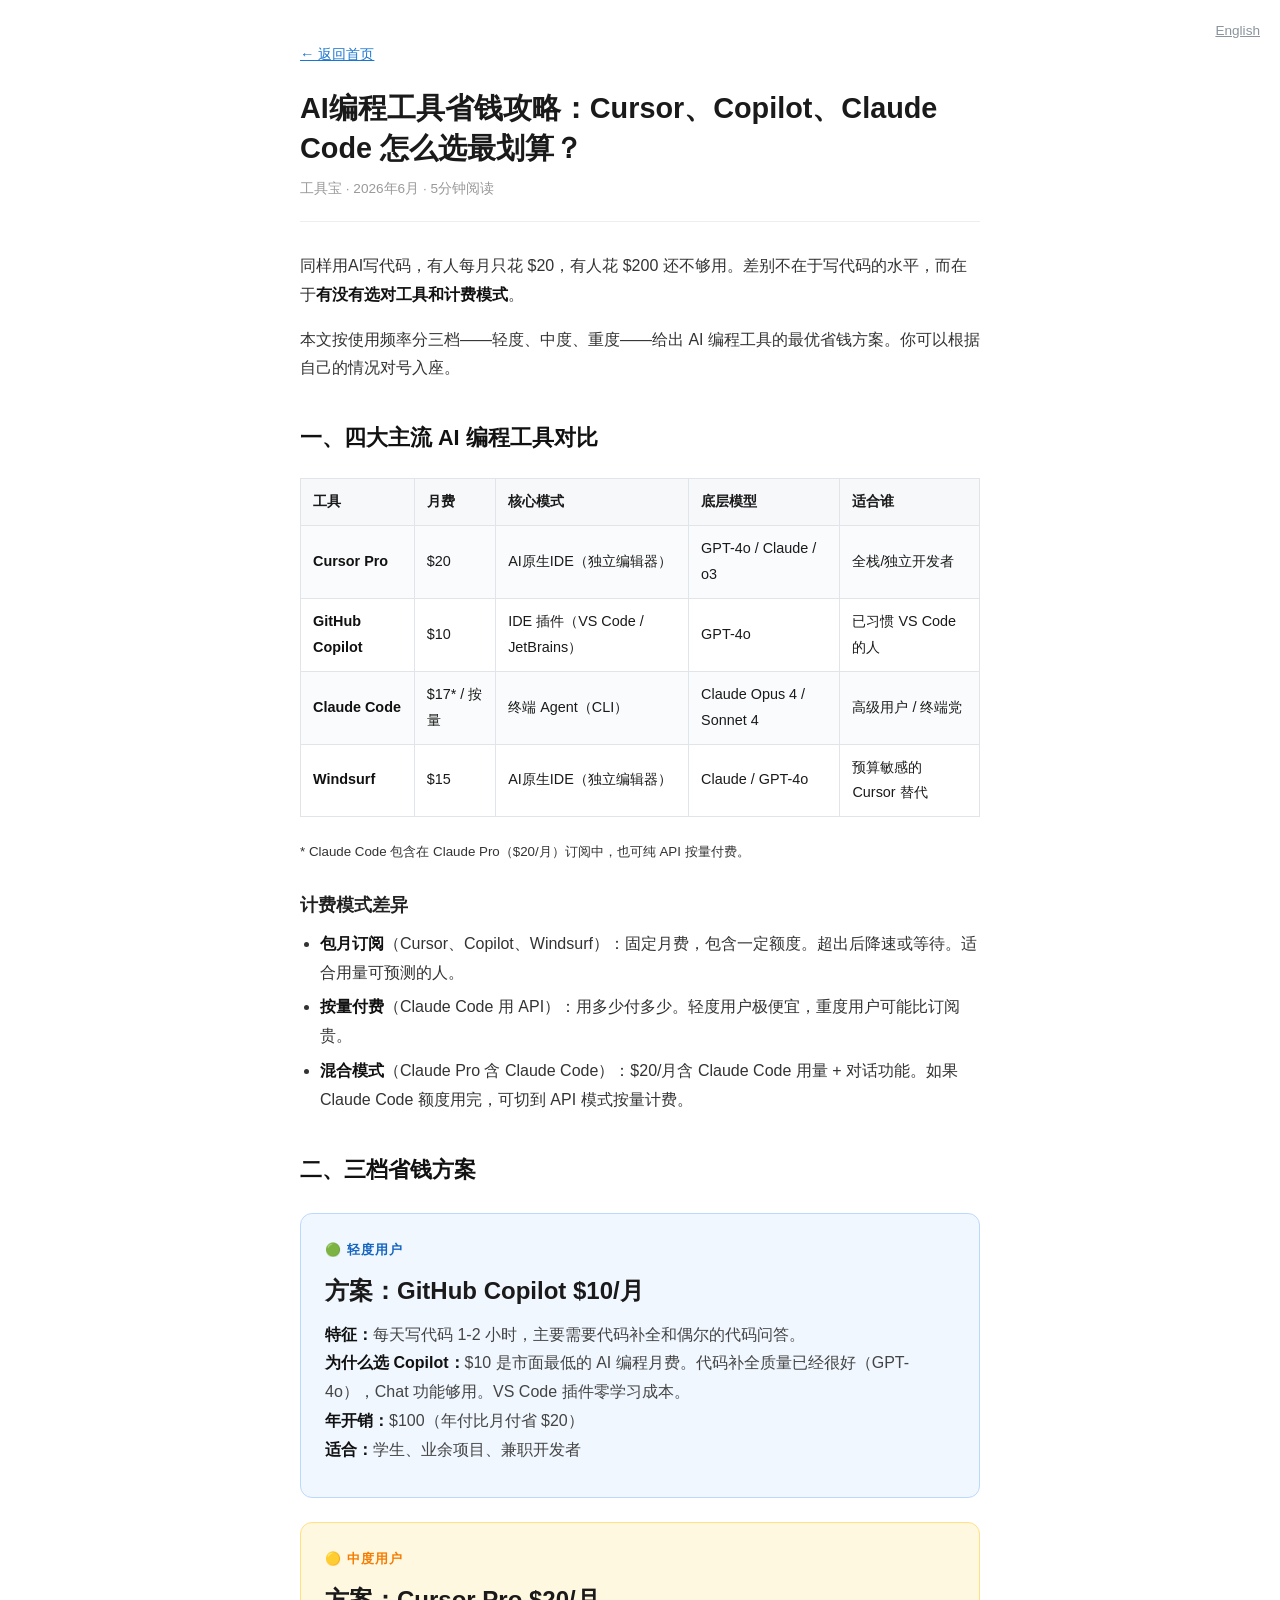
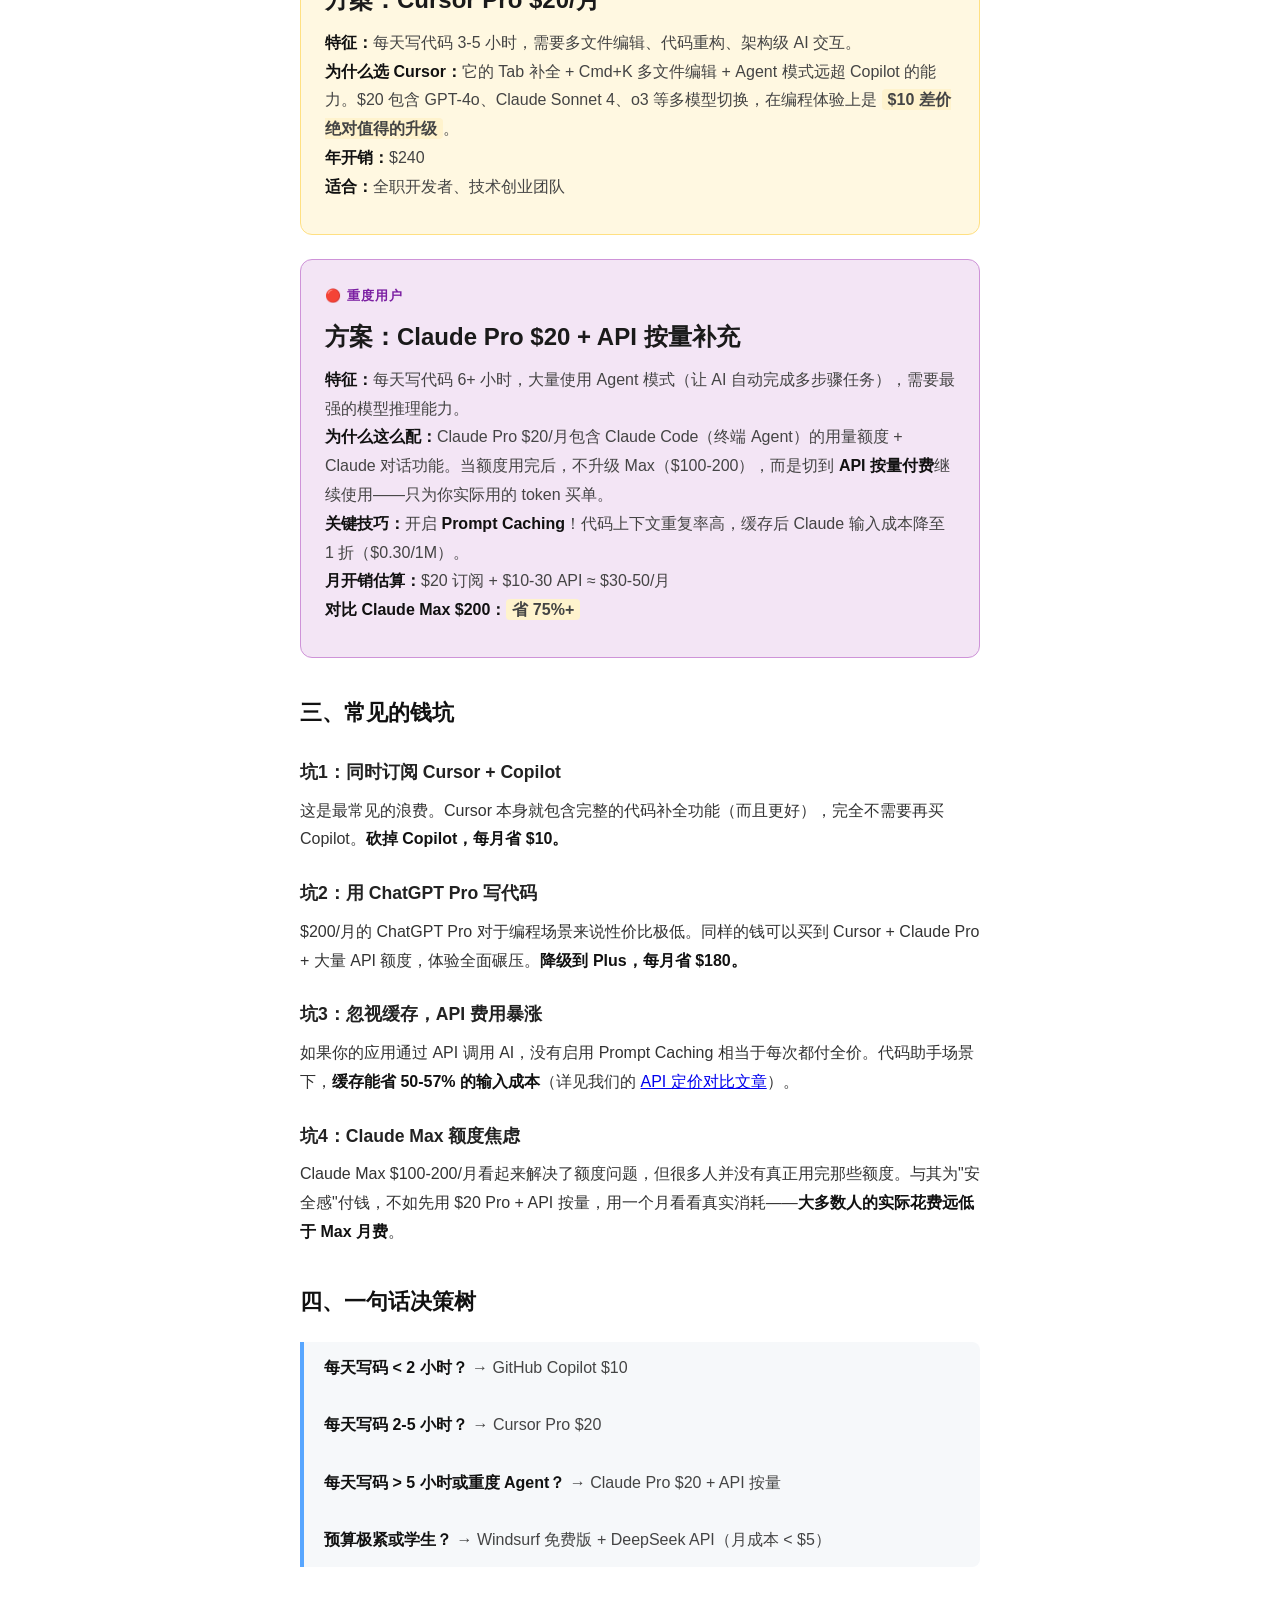
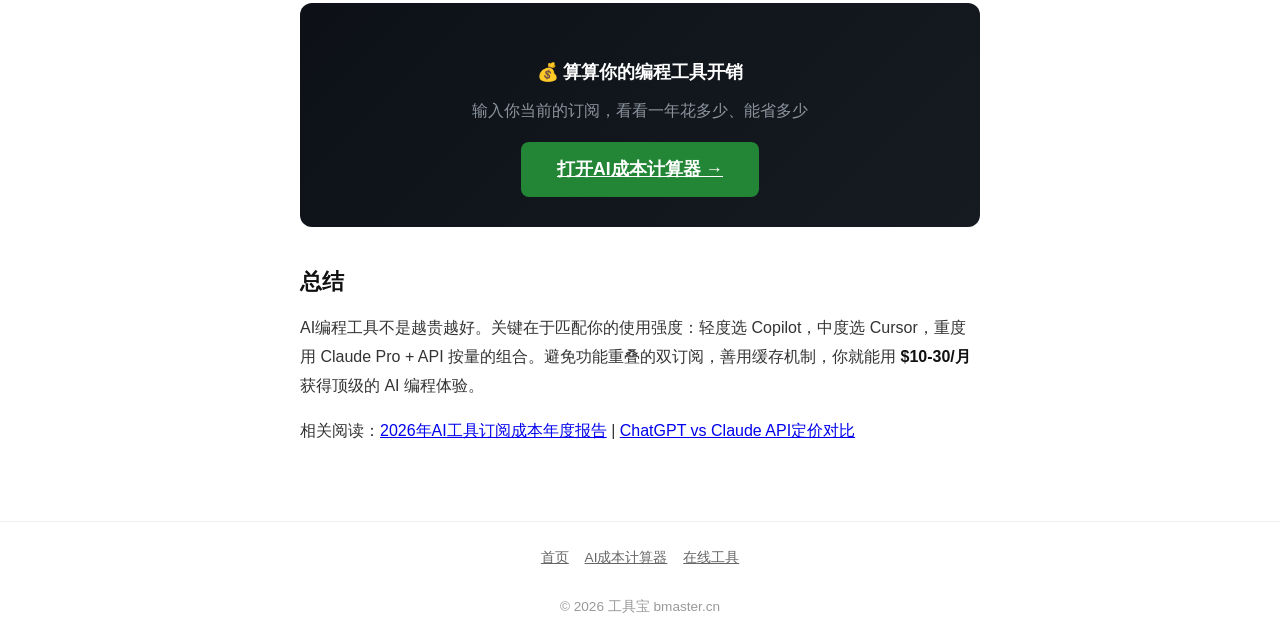
<file: zh/articles/ai-coding-save-money.html>
<!DOCTYPE html>
<html lang="zh-CN">
<head>
<meta charset="UTF-8">
<meta name="viewport" content="width=device-width,initial-scale=1">
<title>AI编程工具省钱攻略：Cursor、Copilot、Claude Code 怎么选最划算？ | 工具宝</title>
<meta name="description" content="同样用AI写代码，有人月花$20，有人花$200。本文按使用频率分三档，给出Cursor、Copilot、Claude Code、Windsurf的最优组合方案。">
<link rel="canonical" href="https://bmaster.cn/zh/articles/ai-coding-save-money.html">
<link rel="alternate" hreflang="en" href="https://bmaster.cn/articles/ai-coding-save-money.html">
<link rel="alternate" hreflang="zh-CN" href="https://bmaster.cn/zh/articles/ai-coding-save-money.html">
<meta property="og:title" content="AI编程工具省钱攻略">
<meta property="og:description" content="按使用频率分三档，给出AI编程工具最优省钱组合方案。">
<meta property="og:type" content="article">
<meta property="og:image" content="https://aicosts.bmaster.cn/og-image.png">
<meta name="theme-color" content="#0d1117">
<link rel="icon" type="image/svg+xml" href="/favicon.svg">
<script async src="https://pagead2.googlesyndication.com/pagead/js/adsbygoogle.js?client=ca-pub-2831974253933443"
     crossorigin="anonymous"></script>
<style>
*{margin:0;padding:0;box-sizing:border-box}
body{font-family:-apple-system,BlinkMacSystemFont,'Segoe UI',Roboto,sans-serif;background:#fff;color:#1a1a1a;line-height:1.8}
.article{max-width:720px;margin:0 auto;padding:40px 20px 60px}
.article h1{font-size:1.8em;line-height:1.4;margin-bottom:8px}
.article .meta{color:#999;font-size:.85em;margin-bottom:30px;padding-bottom:20px;border-bottom:1px solid #eee}
.article h2{font-size:1.35em;margin:36px 0 12px;color:#111}
.article h3{font-size:1.1em;margin:24px 0 8px;color:#222}
.article p{margin-bottom:16px;color:#333}
.article ul,.article ol{margin:0 0 16px 20px;color:#333}
.article li{margin-bottom:6px}
.article blockquote{border-left:4px solid #58a6ff;background:#f6f8fa;padding:12px 20px;margin:20px 0;border-radius:0 8px 8px 0;color:#444}
.article strong{color:#111}
.article table{width:100%;border-collapse:collapse;margin:20px 0;font-size:.9em}
.article th{background:#f6f8fa;padding:10px 12px;text-align:left;border:1px solid #e1e4e8;font-weight:600}
.article td{padding:10px 12px;border:1px solid #e1e4e8}
.article tr:nth-child(even){background:#fafbfc}
.article .highlight{background:#fff3cd;padding:2px 6px;border-radius:4px;font-weight:600}
.article code{background:#f6f8fa;padding:2px 6px;border-radius:4px;font-size:.9em;font-family:Consolas,monospace}
.article .nav-back{display:inline-block;margin-bottom:20px;color:#1976d2;font-size:.9em}
.tier-box{border-radius:12px;padding:24px;margin:24px 0}
.tier-light{background:#f0f7ff;border:1px solid #bbd9ff}
.tier-mid{background:#fff8e1;border:1px solid #ffe082}
.tier-heavy{background:#f3e5f5;border:1px solid #ce93d8}
.tier-box .tier-label{font-size:.8em;font-weight:700;text-transform:uppercase;letter-spacing:1px;margin-bottom:8px}
.tier-light .tier-label{color:#1565c0}
.tier-mid .tier-label{color:#f57c00}
.tier-heavy .tier-label{color:#7b1fa2}
.tier-box .tier-cost{font-size:1.5em;font-weight:800;margin-bottom:8px}
.tier-box .tier-plan{color:#444;margin-bottom:8px}
.cta-box{background:linear-gradient(135deg,#0d1117,#161b22);color:#fff;border-radius:12px;padding:30px;text-align:center;margin:36px 0}
.cta-box h3{color:#fff;margin-bottom:8px}
.cta-box p{color:#8b949e;margin-bottom:16px}
.cta-box a{display:inline-block;padding:12px 36px;background:#238636;color:#fff;border-radius:8px;font-weight:700;font-size:1.1em}
.footer{text-align:center;padding:24px;color:#999;font-size:.85em;border-top:1px solid #eee}
.footer a{color:#666;margin:0 6px}
.lang-switch{position:absolute;top:16px;right:20px}
.lang-switch a{color:#8b949e;font-size:.85em}
</style>
</head>
<body>

<div class="lang-switch"><a href="/articles/ai-coding-save-money.html">English</a></div>

<article class="article">
  <a class="nav-back" href="/zh/">← 返回首页</a>
  <h1>AI编程工具省钱攻略：Cursor、Copilot、Claude Code 怎么选最划算？</h1>
  <div class="meta">工具宝 · 2026年6月 · 5分钟阅读</div>

  <p>同样用AI写代码，有人每月只花 $20，有人花 $200 还不够用。差别不在于写代码的水平，而在于<strong>有没有选对工具和计费模式</strong>。</p>

  <p>本文按使用频率分三档——轻度、中度、重度——给出 AI 编程工具的最优省钱方案。你可以根据自己的情况对号入座。</p>

  <h2>一、四大主流 AI 编程工具对比</h2>

  <table>
    <tr><th>工具</th><th>月费</th><th>核心模式</th><th>底层模型</th><th>适合谁</th></tr>
    <tr><td><strong>Cursor Pro</strong></td><td>$20</td><td>AI原生IDE（独立编辑器）</td><td>GPT-4o / Claude / o3</td><td>全栈/独立开发者</td></tr>
    <tr><td><strong>GitHub Copilot</strong></td><td>$10</td><td>IDE 插件（VS Code / JetBrains）</td><td>GPT-4o</td><td>已习惯 VS Code 的人</td></tr>
    <tr><td><strong>Claude Code</strong></td><td>$17* / 按量</td><td>终端 Agent（CLI）</td><td>Claude Opus 4 / Sonnet 4</td><td>高级用户 / 终端党</td></tr>
    <tr><td><strong>Windsurf</strong></td><td>$15</td><td>AI原生IDE（独立编辑器）</td><td>Claude / GPT-4o</td><td>预算敏感的 Cursor 替代</td></tr>
  </table>

  <p><small>* Claude Code 包含在 Claude Pro（$20/月）订阅中，也可纯 API 按量付费。</small></p>

  <h3>计费模式差异</h3>
  <ul>
    <li><strong>包月订阅</strong>（Cursor、Copilot、Windsurf）：固定月费，包含一定额度。超出后降速或等待。适合用量可预测的人。</li>
    <li><strong>按量付费</strong>（Claude Code 用 API）：用多少付多少。轻度用户极便宜，重度用户可能比订阅贵。</li>
    <li><strong>混合模式</strong>（Claude Pro 含 Claude Code）：$20/月含 Claude Code 用量 + 对话功能。如果 Claude Code 额度用完，可切到 API 模式按量计费。</li>
  </ul>

  <h2>二、三档省钱方案</h2>

  <div class="tier-box tier-light">
    <div class="tier-label">🟢 轻度用户</div>
    <div class="tier-cost">方案：GitHub Copilot $10/月</div>
    <div class="tier-plan">
      <strong>特征：</strong>每天写代码 1-2 小时，主要需要代码补全和偶尔的代码问答。<br>
      <strong>为什么选 Copilot：</strong>$10 是市面最低的 AI 编程月费。代码补全质量已经很好（GPT-4o），Chat 功能够用。VS Code 插件零学习成本。<br>
      <strong>年开销：</strong>$100（年付比月付省 $20）<br>
      <strong>适合：</strong>学生、业余项目、兼职开发者
    </div>
  </div>

  <div class="tier-box tier-mid">
    <div class="tier-label">🟡 中度用户</div>
    <div class="tier-cost">方案：Cursor Pro $20/月</div>
    <div class="tier-plan">
      <strong>特征：</strong>每天写代码 3-5 小时，需要多文件编辑、代码重构、架构级 AI 交互。<br>
      <strong>为什么选 Cursor：</strong>它的 Tab 补全 + Cmd+K 多文件编辑 + Agent 模式远超 Copilot 的能力。$20 包含 GPT-4o、Claude Sonnet 4、o3 等多模型切换，在编程体验上是 <span class="highlight">$10 差价绝对值得的升级</span>。<br>
      <strong>年开销：</strong>$240<br>
      <strong>适合：</strong>全职开发者、技术创业团队
    </div>
  </div>

  <div class="tier-box tier-heavy">
    <div class="tier-label">🔴 重度用户</div>
    <div class="tier-cost">方案：Claude Pro $20 + API 按量补充</div>
    <div class="tier-plan">
      <strong>特征：</strong>每天写代码 6+ 小时，大量使用 Agent 模式（让 AI 自动完成多步骤任务），需要最强的模型推理能力。<br>
      <strong>为什么这么配：</strong>Claude Pro $20/月包含 Claude Code（终端 Agent）的用量额度 + Claude 对话功能。当额度用完后，不升级 Max（$100-200），而是切到 <strong>API 按量付费</strong>继续使用——只为你实际用的 token 买单。<br>
      <strong>关键技巧：</strong>开启 <strong>Prompt Caching</strong>！代码上下文重复率高，缓存后 Claude 输入成本降至 1 折（$0.30/1M）。<br>
      <strong>月开销估算：</strong>$20 订阅 + $10-30 API ≈ $30-50/月<br>
      <strong>对比 Claude Max $200：</strong><span class="highlight">省 75%+</span>
    </div>
  </div>

  <h2>三、常见的钱坑</h2>

  <h3>坑1：同时订阅 Cursor + Copilot</h3>
  <p>这是最常见的浪费。Cursor 本身就包含完整的代码补全功能（而且更好），完全不需要再买 Copilot。<strong>砍掉 Copilot，每月省 $10。</strong></p>

  <h3>坑2：用 ChatGPT Pro 写代码</h3>
  <p>$200/月的 ChatGPT Pro 对于编程场景来说性价比极低。同样的钱可以买到 Cursor + Claude Pro + 大量 API 额度，体验全面碾压。<strong>降级到 Plus，每月省 $180。</strong></p>

  <h3>坑3：忽视缓存，API 费用暴涨</h3>
  <p>如果你的应用通过 API 调用 AI，没有启用 Prompt Caching 相当于每次都付全价。代码助手场景下，<strong>缓存能省 50-57% 的输入成本</strong>（详见我们的 <a href="/zh/articles/chatgpt-vs-claude-api.html">API 定价对比文章</a>）。</p>

  <h3>坑4：Claude Max 额度焦虑</h3>
  <p>Claude Max $100-200/月看起来解决了额度问题，但很多人并没有真正用完那些额度。与其为"安全感"付钱，不如先用 $20 Pro + API 按量，用一个月看看真实消耗——<strong>大多数人的实际花费远低于 Max 月费</strong>。</p>

  <h2>四、一句话决策树</h2>

  <blockquote>
    <strong>每天写码 &lt; 2 小时？</strong> → GitHub Copilot $10<br><br>
    <strong>每天写码 2-5 小时？</strong> → Cursor Pro $20<br><br>
    <strong>每天写码 &gt; 5 小时或重度 Agent？</strong> → Claude Pro $20 + API 按量<br><br>
    <strong>预算极紧或学生？</strong> → Windsurf 免费版 + DeepSeek API（月成本 &lt; $5）
  </blockquote>

  <div class="cta-box">
    <h3>💰 算算你的编程工具开销</h3>
    <p>输入你当前的订阅，看看一年花多少、能省多少</p>
    <a href="https://aicosts.bmaster.cn/">打开AI成本计算器 →</a>
  </div>

  <h2>总结</h2>

  <p>AI编程工具不是越贵越好。关键在于匹配你的使用强度：轻度选 Copilot，中度选 Cursor，重度用 Claude Pro + API 按量的组合。避免功能重叠的双订阅，善用缓存机制，你就能用 <strong>$10-30/月</strong>获得顶级的 AI 编程体验。</p>

  <p>相关阅读：<a href="/zh/articles/ai-cost-report-2026.html">2026年AI工具订阅成本年度报告</a> | <a href="/zh/articles/chatgpt-vs-claude-api.html">ChatGPT vs Claude API定价对比</a></p>

</article>

<div class="footer">
  <a href="/zh/">首页</a>
  <a href="https://aicosts.bmaster.cn/">AI成本计算器</a>
  <a href="https://tools.bmaster.cn/">在线工具</a>
  <br><br>
  © 2026 工具宝 bmaster.cn
</div>

</body>
</html>
</file>
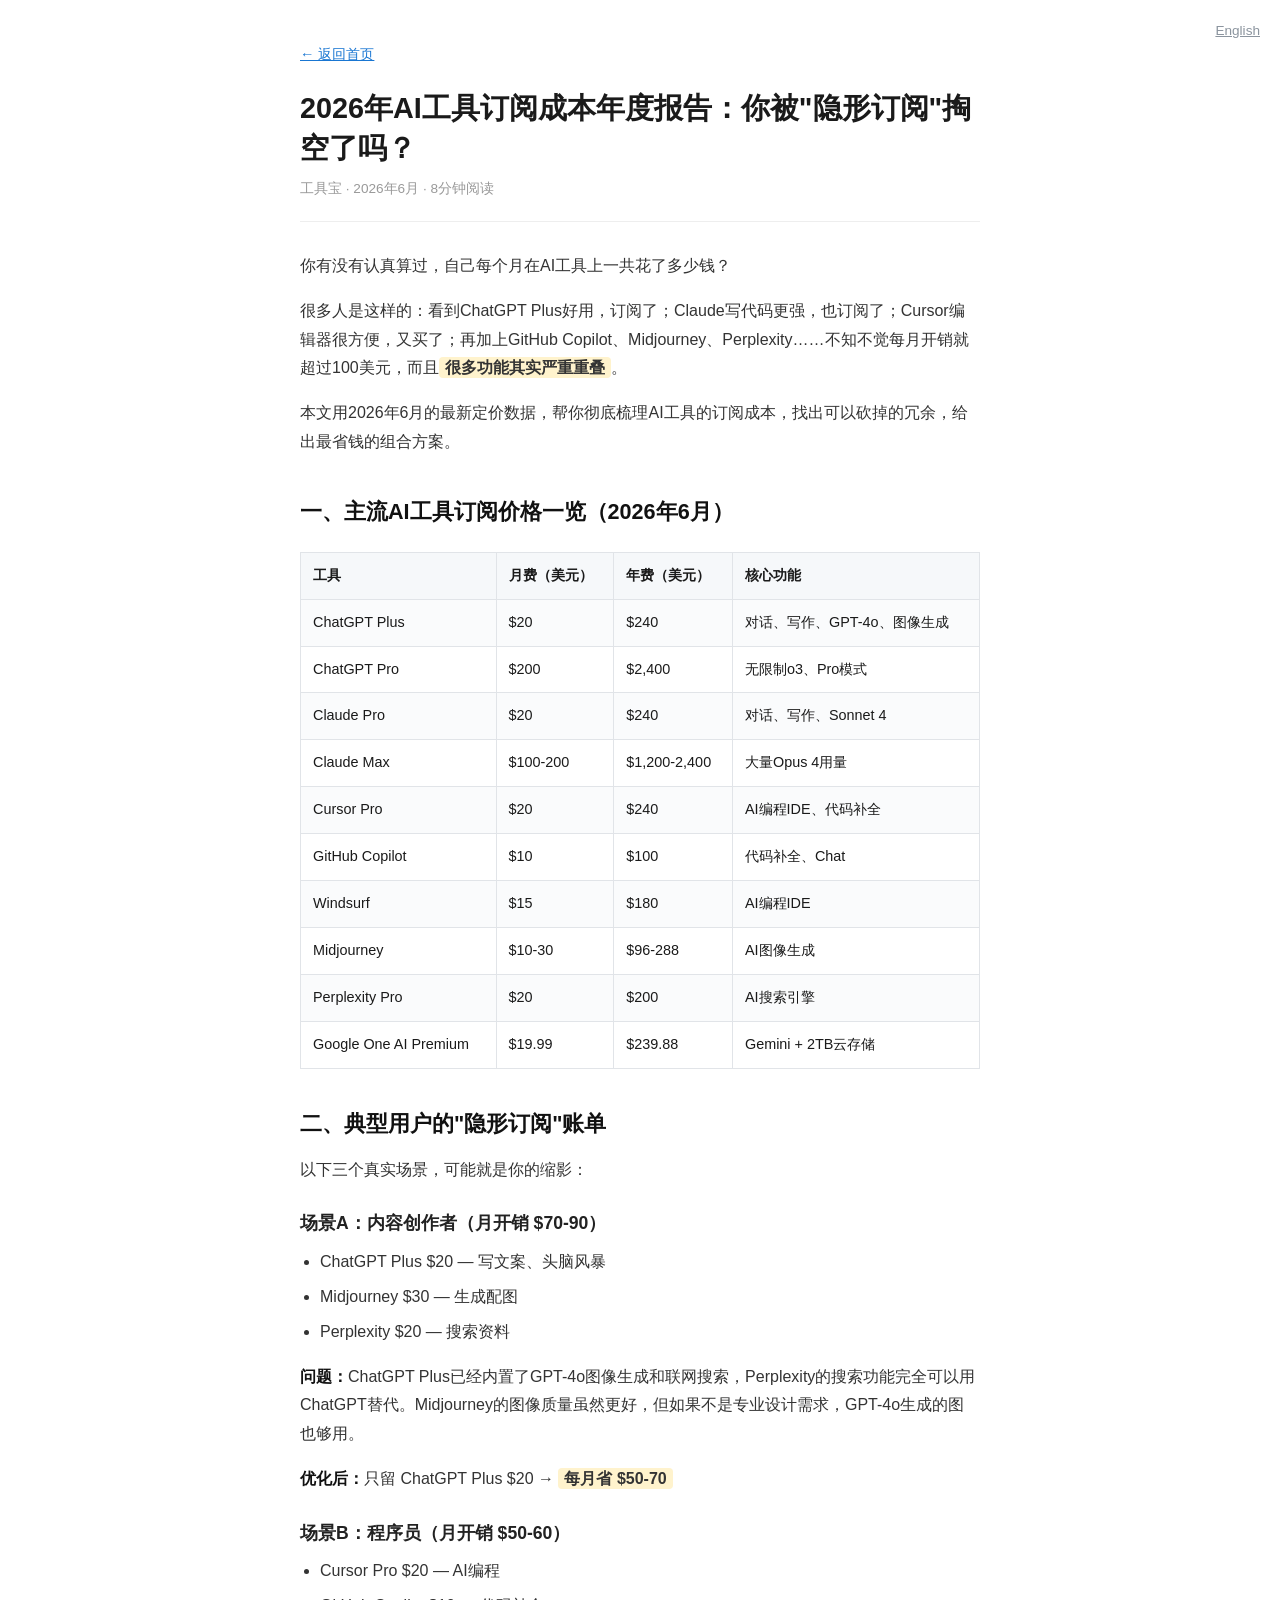
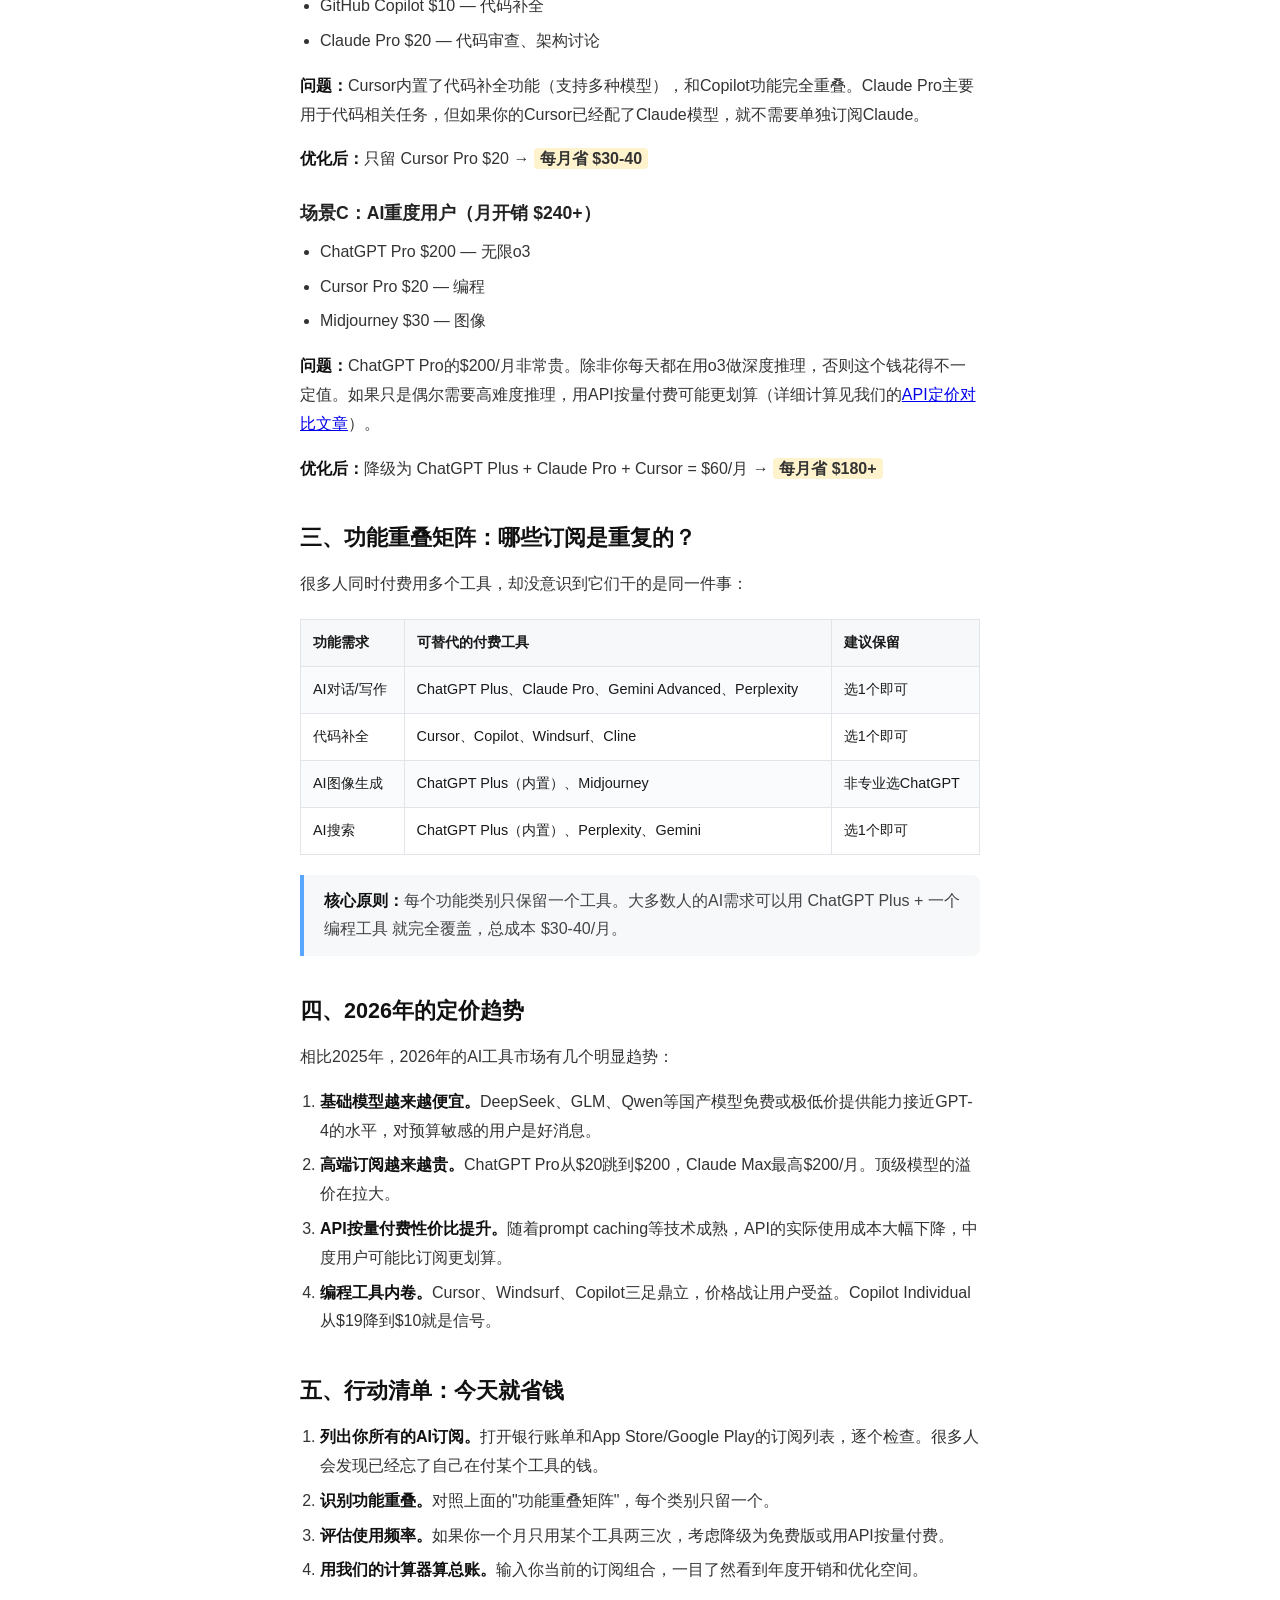
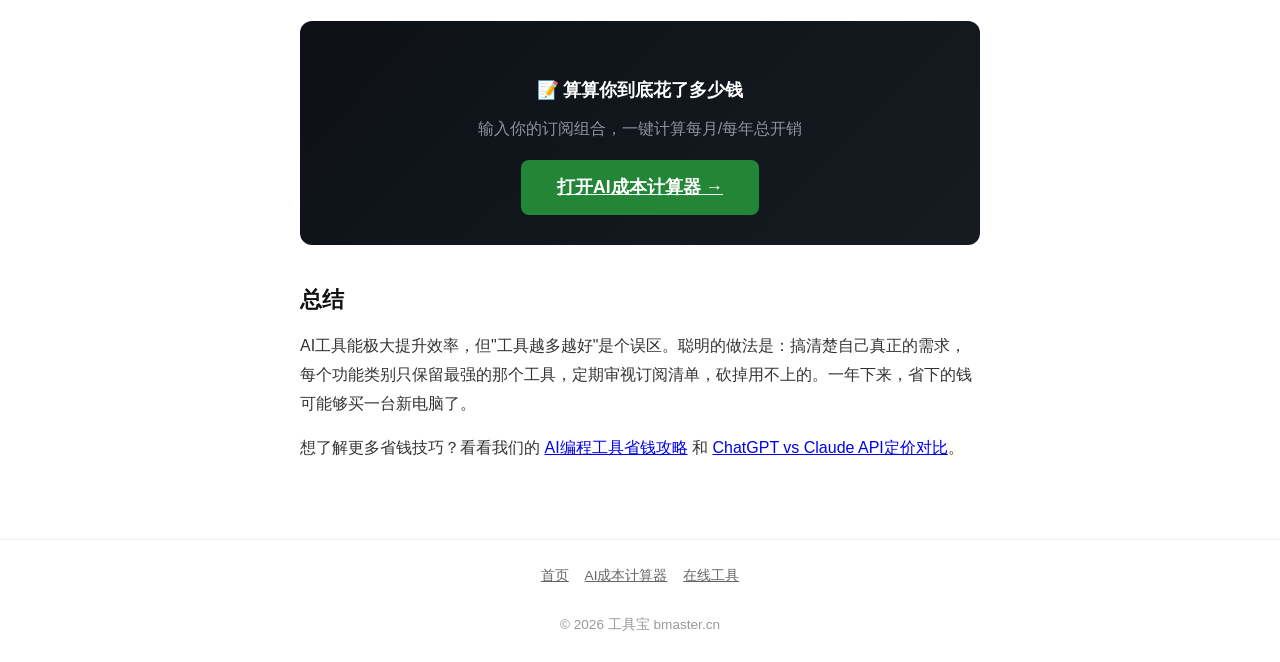
<file: zh/articles/ai-cost-report-2026.html>
<!DOCTYPE html>
<html lang="zh-CN">
<head>
<meta charset="UTF-8">
<meta name="viewport" content="width=device-width,initial-scale=1">
<title>2026年AI工具订阅成本年度报告：你被"隐形订阅"掏空了吗？ | 工具宝</title>
<meta name="description" content="ChatGPT Plus、Claude Pro、Cursor、Copilot……很多人同时付费三四个AI工具，功能大量重叠。本文用真实数据拆解每月开销，告诉你哪些可以砍、哪些值得留。">
<link rel="canonical" href="https://bmaster.cn/zh/articles/ai-cost-report-2026.html">
<link rel="alternate" hreflang="en" href="https://bmaster.cn/articles/ai-cost-report-2026.html">
<link rel="alternate" hreflang="zh-CN" href="https://bmaster.cn/zh/articles/ai-cost-report-2026.html">
<meta property="og:title" content="2026年AI工具订阅成本年度报告">
<meta property="og:description" content="用真实数据拆解AI订阅开销，发现功能重叠，找到省钱方案。">
<meta property="og:type" content="article">
<meta property="og:image" content="https://aicosts.bmaster.cn/og-image.png">
<meta name="theme-color" content="#0d1117">
<link rel="icon" type="image/svg+xml" href="/favicon.svg">
<script async src="https://pagead2.googlesyndication.com/pagead/js/adsbygoogle.js?client=ca-pub-2831974253933443"
     crossorigin="anonymous"></script>
<style>
*{margin:0;padding:0;box-sizing:border-box}
body{font-family:-apple-system,BlinkMacSystemFont,'Segoe UI',Roboto,sans-serif;background:#fff;color:#1a1a1a;line-height:1.8}
.article{max-width:720px;margin:0 auto;padding:40px 20px 60px}
.article h1{font-size:1.8em;line-height:1.4;margin-bottom:8px}
.article .meta{color:#999;font-size:.85em;margin-bottom:30px;padding-bottom:20px;border-bottom:1px solid #eee}
.article h2{font-size:1.35em;margin:36px 0 12px;color:#111}
.article h3{font-size:1.1em;margin:24px 0 8px;color:#222}
.article p{margin-bottom:16px;color:#333;font-size:1em}
.article ul,.article ol{margin:0 0 16px 20px;color:#333}
.article li{margin-bottom:6px}
.article blockquote{border-left:4px solid #58a6ff;background:#f6f8fa;padding:12px 20px;margin:20px 0;border-radius:0 8px 8px 0;color:#444}
.article strong{color:#111}
.article table{width:100%;border-collapse:collapse;margin:20px 0;font-size:.9em}
.article th{background:#f6f8fa;padding:10px 12px;text-align:left;border:1px solid #e1e4e8;font-weight:600}
.article td{padding:10px 12px;border:1px solid #e1e4e8}
.article tr:nth-child(even){background:#fafbfc}
.article .highlight{background:#fff3cd;padding:2px 6px;border-radius:4px;font-weight:600}
.article .nav-back{display:inline-block;margin-bottom:20px;color:#1976d2;font-size:.9em}
.cta-box{background:linear-gradient(135deg,#0d1117,#161b22);color:#fff;border-radius:12px;padding:30px;text-align:center;margin:36px 0}
.cta-box h3{color:#fff;margin-bottom:8px}
.cta-box p{color:#8b949e;margin-bottom:16px}
.cta-box a{display:inline-block;padding:12px 36px;background:#238636;color:#fff;border-radius:8px;font-weight:700;font-size:1.1em}
.cta-box a:hover{background:#2ea043}
.footer{text-align:center;padding:24px;color:#999;font-size:.85em;border-top:1px solid #eee}
.footer a{color:#666;margin:0 6px}
.lang-switch{position:absolute;top:16px;right:20px}
.lang-switch a{color:#8b949e;font-size:.85em}
</style>
</head>
<body>

<div class="lang-switch"><a href="/articles/ai-cost-report-2026.html">English</a></div>

<article class="article">
  <a class="nav-back" href="/zh/">← 返回首页</a>
  <h1>2026年AI工具订阅成本年度报告：你被"隐形订阅"掏空了吗？</h1>
  <div class="meta">工具宝 · 2026年6月 · 8分钟阅读</div>

  <p>你有没有认真算过，自己每个月在AI工具上一共花了多少钱？</p>

  <p>很多人是这样的：看到ChatGPT Plus好用，订阅了；Claude写代码更强，也订阅了；Cursor编辑器很方便，又买了；再加上GitHub Copilot、Midjourney、Perplexity……不知不觉每月开销就超过100美元，而且<span class="highlight">很多功能其实严重重叠</span>。</p>

  <p>本文用2026年6月的最新定价数据，帮你彻底梳理AI工具的订阅成本，找出可以砍掉的冗余，给出最省钱的组合方案。</p>

  <h2>一、主流AI工具订阅价格一览（2026年6月）</h2>

  <table>
    <tr><th>工具</th><th>月费（美元）</th><th>年费（美元）</th><th>核心功能</th></tr>
    <tr><td>ChatGPT Plus</td><td>$20</td><td>$240</td><td>对话、写作、GPT-4o、图像生成</td></tr>
    <tr><td>ChatGPT Pro</td><td>$200</td><td>$2,400</td><td>无限制o3、Pro模式</td></tr>
    <tr><td>Claude Pro</td><td>$20</td><td>$240</td><td>对话、写作、Sonnet 4</td></tr>
    <tr><td>Claude Max</td><td>$100-200</td><td>$1,200-2,400</td><td>大量Opus 4用量</td></tr>
    <tr><td>Cursor Pro</td><td>$20</td><td>$240</td><td>AI编程IDE、代码补全</td></tr>
    <tr><td>GitHub Copilot</td><td>$10</td><td>$100</td><td>代码补全、Chat</td></tr>
    <tr><td>Windsurf</td><td>$15</td><td>$180</td><td>AI编程IDE</td></tr>
    <tr><td>Midjourney</td><td>$10-30</td><td>$96-288</td><td>AI图像生成</td></tr>
    <tr><td>Perplexity Pro</td><td>$20</td><td>$200</td><td>AI搜索引擎</td></tr>
    <tr><td>Google One AI Premium</td><td>$19.99</td><td>$239.88</td><td>Gemini + 2TB云存储</td></tr>
  </table>

  <h2>二、典型用户的"隐形订阅"账单</h2>

  <p>以下三个真实场景，可能就是你的缩影：</p>

  <h3>场景A：内容创作者（月开销 $70-90）</h3>
  <ul>
    <li>ChatGPT Plus $20 — 写文案、头脑风暴</li>
    <li>Midjourney $30 — 生成配图</li>
    <li>Perplexity $20 — 搜索资料</li>
  </ul>
  <p><strong>问题：</strong>ChatGPT Plus已经内置了GPT-4o图像生成和联网搜索，Perplexity的搜索功能完全可以用ChatGPT替代。Midjourney的图像质量虽然更好，但如果不是专业设计需求，GPT-4o生成的图也够用。</p>
  <p><strong>优化后：</strong>只留 ChatGPT Plus $20 → <span class="highlight">每月省 $50-70</span></p>

  <h3>场景B：程序员（月开销 $50-60）</h3>
  <ul>
    <li>Cursor Pro $20 — AI编程</li>
    <li>GitHub Copilot $10 — 代码补全</li>
    <li>Claude Pro $20 — 代码审查、架构讨论</li>
  </ul>
  <p><strong>问题：</strong>Cursor内置了代码补全功能（支持多种模型），和Copilot功能完全重叠。Claude Pro主要用于代码相关任务，但如果你的Cursor已经配了Claude模型，就不需要单独订阅Claude。</p>
  <p><strong>优化后：</strong>只留 Cursor Pro $20 → <span class="highlight">每月省 $30-40</span></p>

  <h3>场景C：AI重度用户（月开销 $240+）</h3>
  <ul>
    <li>ChatGPT Pro $200 — 无限o3</li>
    <li>Cursor Pro $20 — 编程</li>
    <li>Midjourney $30 — 图像</li>
  </ul>
  <p><strong>问题：</strong>ChatGPT Pro的$200/月非常贵。除非你每天都在用o3做深度推理，否则这个钱花得不一定值。如果只是偶尔需要高难度推理，用API按量付费可能更划算（详细计算见我们的<a href="/zh/articles/chatgpt-vs-claude-api.html">API定价对比文章</a>）。</p>
  <p><strong>优化后：</strong>降级为 ChatGPT Plus + Claude Pro + Cursor = $60/月 → <span class="highlight">每月省 $180+</span></p>

  <h2>三、功能重叠矩阵：哪些订阅是重复的？</h2>

  <p>很多人同时付费用多个工具，却没意识到它们干的是同一件事：</p>

  <table>
    <tr><th>功能需求</th><th>可替代的付费工具</th><th>建议保留</th></tr>
    <tr><td>AI对话/写作</td><td>ChatGPT Plus、Claude Pro、Gemini Advanced、Perplexity</td><td>选1个即可</td></tr>
    <tr><td>代码补全</td><td>Cursor、Copilot、Windsurf、Cline</td><td>选1个即可</td></tr>
    <tr><td>AI图像生成</td><td>ChatGPT Plus（内置）、Midjourney</td><td>非专业选ChatGPT</td></tr>
    <tr><td>AI搜索</td><td>ChatGPT Plus（内置）、Perplexity、Gemini</td><td>选1个即可</td></tr>
  </table>

  <blockquote>
    <strong>核心原则：</strong>每个功能类别只保留一个工具。大多数人的AI需求可以用 ChatGPT Plus + 一个编程工具 就完全覆盖，总成本 $30-40/月。
  </blockquote>

  <h2>四、2026年的定价趋势</h2>

  <p>相比2025年，2026年的AI工具市场有几个明显趋势：</p>

  <ol>
    <li><strong>基础模型越来越便宜。</strong>DeepSeek、GLM、Qwen等国产模型免费或极低价提供能力接近GPT-4的水平，对预算敏感的用户是好消息。</li>
    <li><strong>高端订阅越来越贵。</strong>ChatGPT Pro从$20跳到$200，Claude Max最高$200/月。顶级模型的溢价在拉大。</li>
    <li><strong>API按量付费性价比提升。</strong>随着prompt caching等技术成熟，API的实际使用成本大幅下降，中度用户可能比订阅更划算。</li>
    <li><strong>编程工具内卷。</strong>Cursor、Windsurf、Copilot三足鼎立，价格战让用户受益。Copilot Individual从$19降到$10就是信号。</li>
  </ol>

  <h2>五、行动清单：今天就省钱</h2>

  <ol>
    <li><strong>列出你所有的AI订阅。</strong>打开银行账单和App Store/Google Play的订阅列表，逐个检查。很多人会发现已经忘了自己在付某个工具的钱。</li>
    <li><strong>识别功能重叠。</strong>对照上面的"功能重叠矩阵"，每个类别只留一个。</li>
    <li><strong>评估使用频率。</strong>如果你一个月只用某个工具两三次，考虑降级为免费版或用API按量付费。</li>
    <li><strong>用我们的计算器算总账。</strong>输入你当前的订阅组合，一目了然看到年度开销和优化空间。</li>
  </ol>

  <div class="cta-box">
    <h3>📝 算算你到底花了多少钱</h3>
    <p>输入你的订阅组合，一键计算每月/每年总开销</p>
    <a href="https://aicosts.bmaster.cn/">打开AI成本计算器 →</a>
  </div>

  <h2>总结</h2>

  <p>AI工具能极大提升效率，但"工具越多越好"是个误区。聪明的做法是：搞清楚自己真正的需求，每个功能类别只保留最强的那个工具，定期审视订阅清单，砍掉用不上的。一年下来，省下的钱可能够买一台新电脑了。</p>

  <p>想了解更多省钱技巧？看看我们的 <a href="/zh/articles/ai-coding-save-money.html">AI编程工具省钱攻略</a> 和 <a href="/zh/articles/chatgpt-vs-claude-api.html">ChatGPT vs Claude API定价对比</a>。</p>

</article>

<div class="footer">
  <a href="/zh/">首页</a>
  <a href="https://aicosts.bmaster.cn/">AI成本计算器</a>
  <a href="https://tools.bmaster.cn/">在线工具</a>
  <br><br>
  © 2026 工具宝 bmaster.cn
</div>

</body>
</html>
</file>
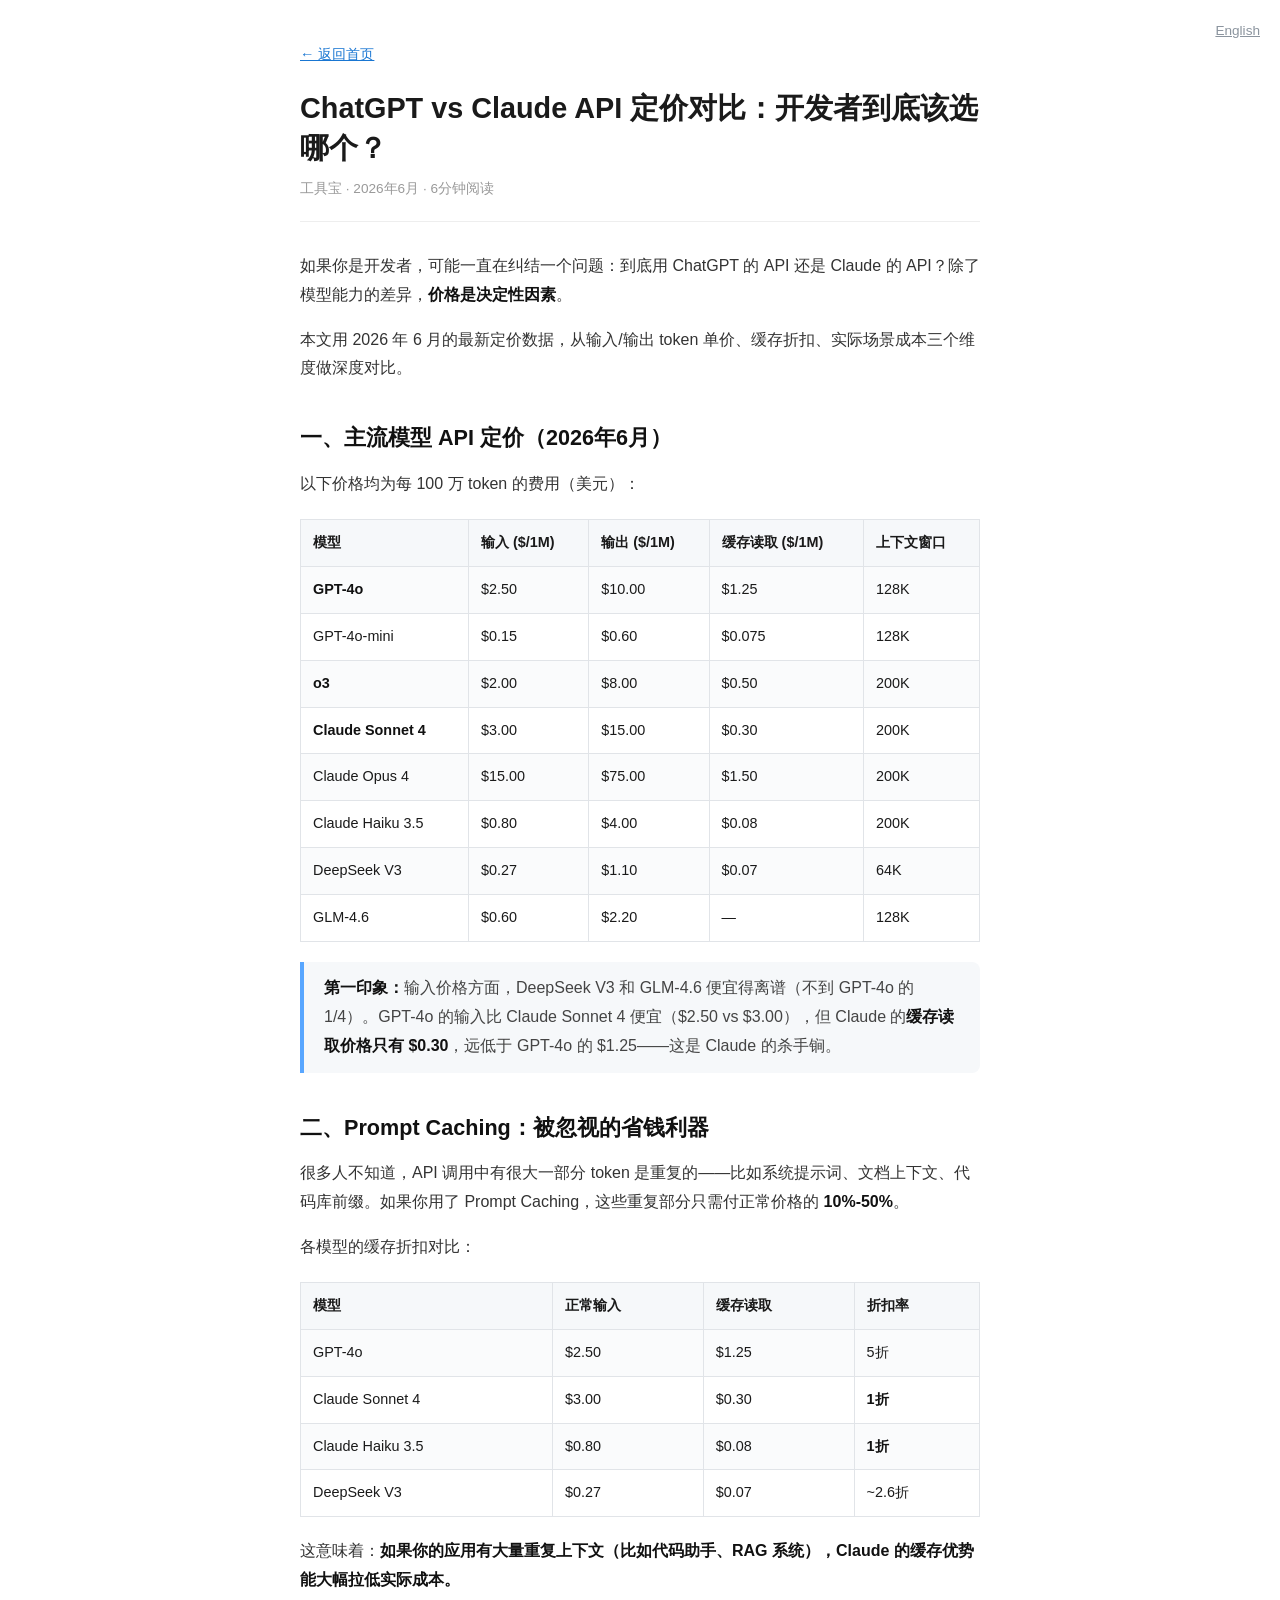
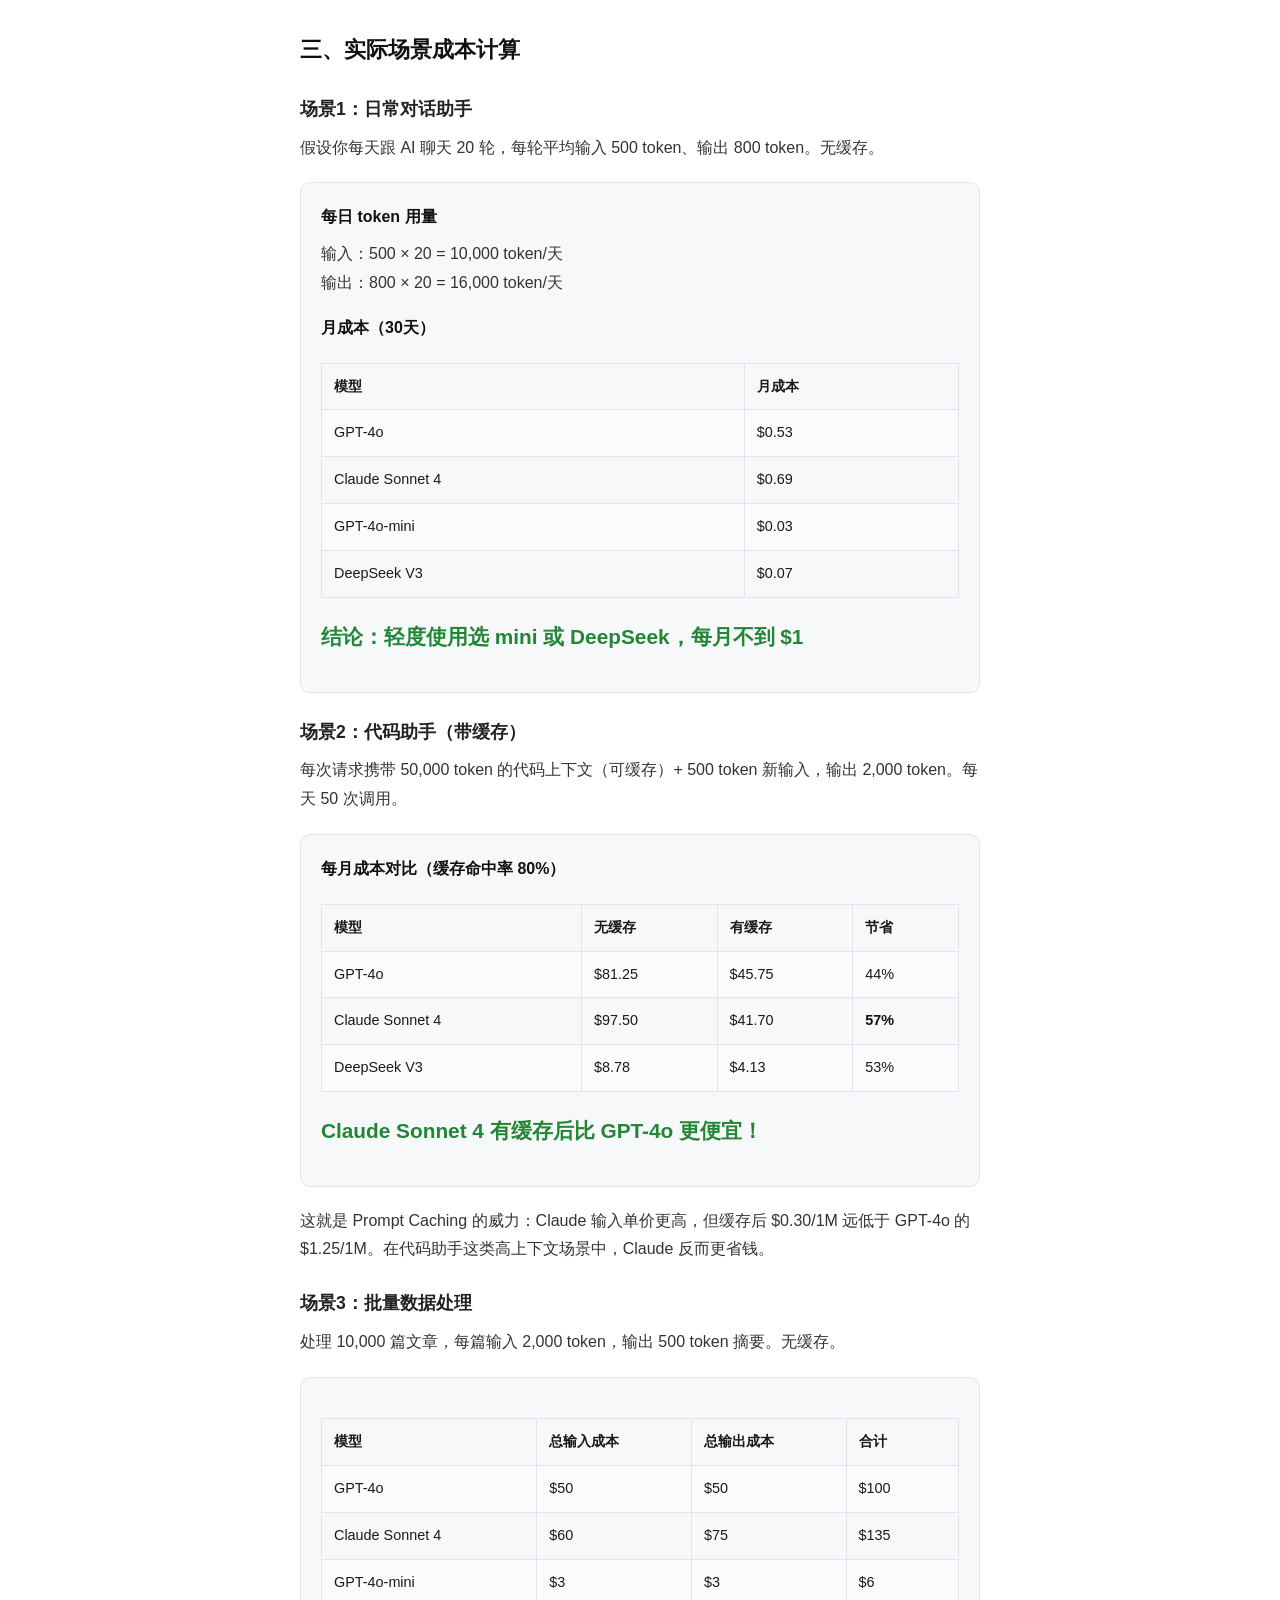
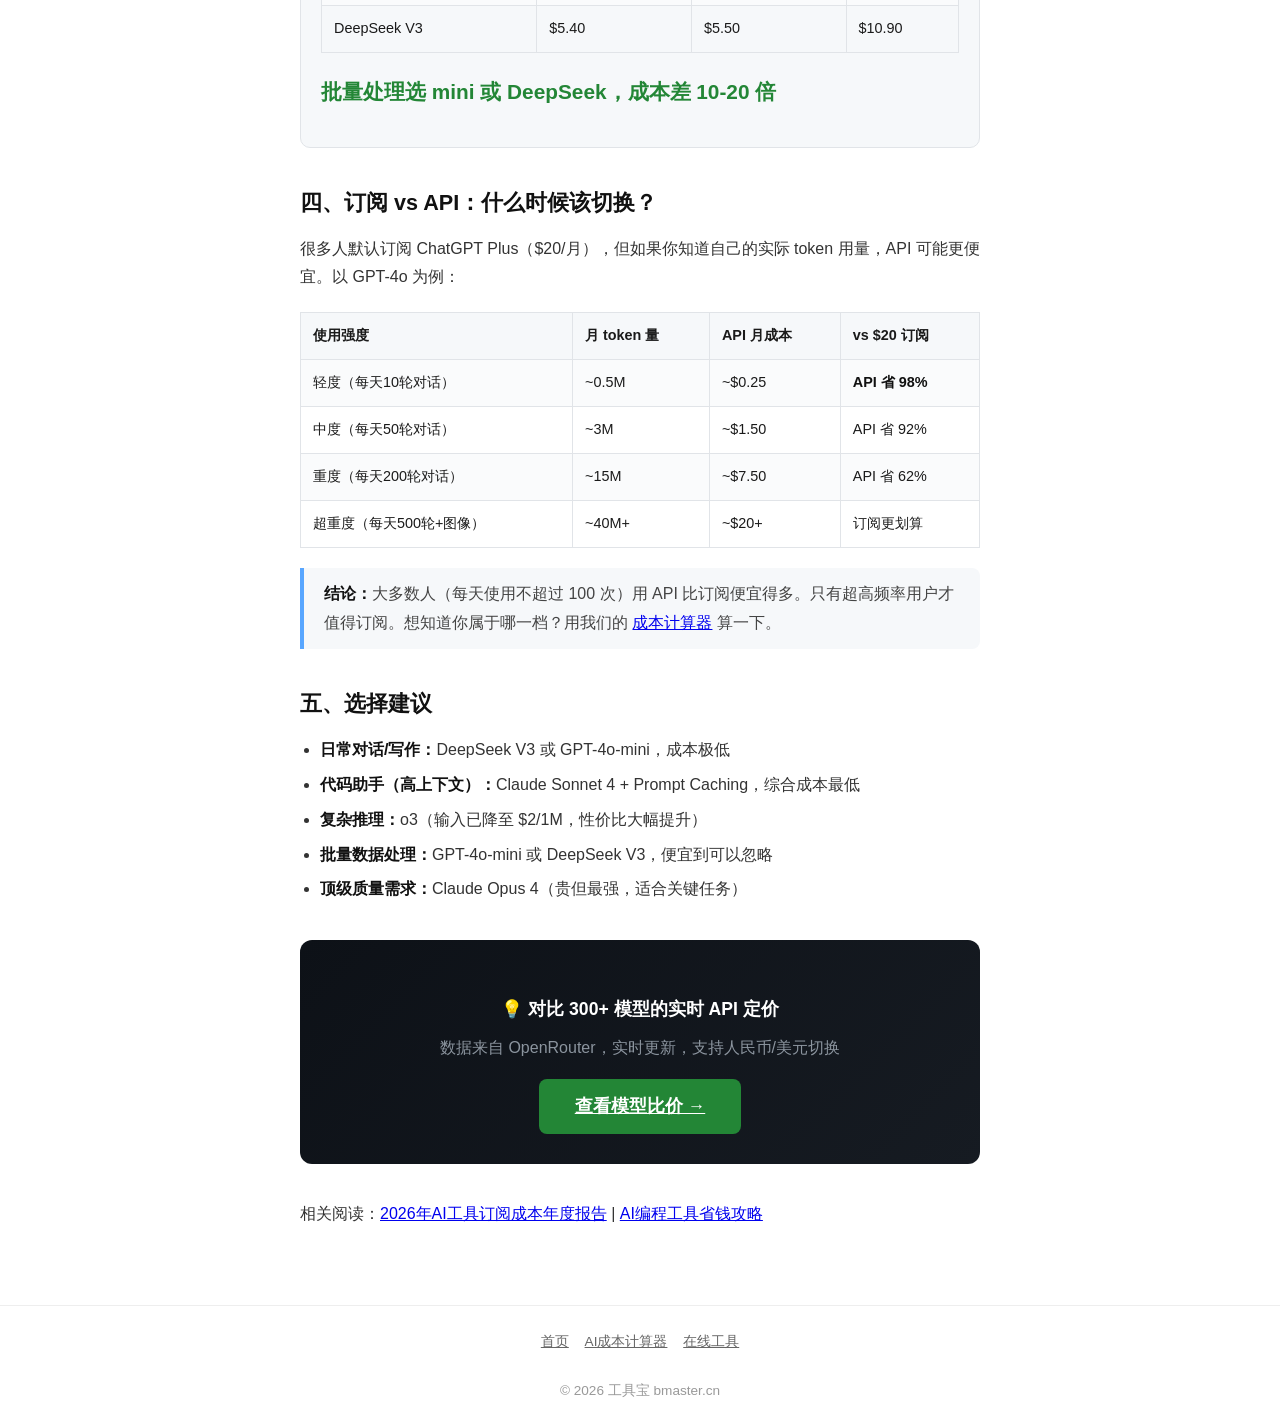
<file: zh/articles/chatgpt-vs-claude-api.html>
<!DOCTYPE html>
<html lang="zh-CN">
<head>
<meta charset="UTF-8">
<meta name="viewport" content="width=device-width,initial-scale=1">
<title>ChatGPT vs Claude API 定价对比：开发者到底该选哪个？ | 工具宝</title>
<meta name="description" content="GPT-4o、Claude Sonnet 4、o3 的 API 每百万 token 多少钱？缓存命中能省多少？本文逐项对比主流模型API定价，附实际场景成本计算。">
<link rel="canonical" href="https://bmaster.cn/zh/articles/chatgpt-vs-claude-api.html">
<link rel="alternate" hreflang="en" href="https://bmaster.cn/articles/chatgpt-vs-claude-api.html">
<link rel="alternate" hreflang="zh-CN" href="https://bmaster.cn/zh/articles/chatgpt-vs-claude-api.html">
<meta property="og:title" content="ChatGPT vs Claude API 定价对比">
<meta property="og:description" content="主流AI模型API每百万token多少钱？缓存能省多少？附实际场景计算。">
<meta property="og:type" content="article">
<meta property="og:image" content="https://aicosts.bmaster.cn/og-image.png">
<meta name="theme-color" content="#0d1117">
<link rel="icon" type="image/svg+xml" href="/favicon.svg">
<script async src="https://pagead2.googlesyndication.com/pagead/js/adsbygoogle.js?client=ca-pub-2831974253933443"
     crossorigin="anonymous"></script>
<style>
*{margin:0;padding:0;box-sizing:border-box}
body{font-family:-apple-system,BlinkMacSystemFont,'Segoe UI',Roboto,sans-serif;background:#fff;color:#1a1a1a;line-height:1.8}
.article{max-width:720px;margin:0 auto;padding:40px 20px 60px}
.article h1{font-size:1.8em;line-height:1.4;margin-bottom:8px}
.article .meta{color:#999;font-size:.85em;margin-bottom:30px;padding-bottom:20px;border-bottom:1px solid #eee}
.article h2{font-size:1.35em;margin:36px 0 12px;color:#111}
.article h3{font-size:1.1em;margin:24px 0 8px;color:#222}
.article p{margin-bottom:16px;color:#333}
.article ul,.article ol{margin:0 0 16px 20px;color:#333}
.article li{margin-bottom:6px}
.article blockquote{border-left:4px solid #58a6ff;background:#f6f8fa;padding:12px 20px;margin:20px 0;border-radius:0 8px 8px 0;color:#444}
.article strong{color:#111}
.article table{width:100%;border-collapse:collapse;margin:20px 0;font-size:.9em}
.article th{background:#f6f8fa;padding:10px 12px;text-align:left;border:1px solid #e1e4e8;font-weight:600}
.article td{padding:10px 12px;border:1px solid #e1e4e8}
.article tr:nth-child(even){background:#fafbfc}
.article .highlight{background:#fff3cd;padding:2px 6px;border-radius:4px;font-weight:600}
.article code{background:#f6f8fa;padding:2px 6px;border-radius:4px;font-size:.9em;font-family:Consolas,monospace}
.article .nav-back{display:inline-block;margin-bottom:20px;color:#1976d2;font-size:.9em}
.calc-box{background:#f6f8fa;border:1px solid #e1e4e8;border-radius:10px;padding:20px;margin:20px 0}
.calc-box .calc-title{font-weight:700;margin-bottom:8px;color:#111}
.calc-box .calc-result{font-size:1.3em;color:#238636;font-weight:700;margin-top:8px}
.cta-box{background:linear-gradient(135deg,#0d1117,#161b22);color:#fff;border-radius:12px;padding:30px;text-align:center;margin:36px 0}
.cta-box h3{color:#fff;margin-bottom:8px}
.cta-box p{color:#8b949e;margin-bottom:16px}
.cta-box a{display:inline-block;padding:12px 36px;background:#238636;color:#fff;border-radius:8px;font-weight:700;font-size:1.1em}
.footer{text-align:center;padding:24px;color:#999;font-size:.85em;border-top:1px solid #eee}
.footer a{color:#666;margin:0 6px}
.lang-switch{position:absolute;top:16px;right:20px}
.lang-switch a{color:#8b949e;font-size:.85em}
</style>
</head>
<body>

<div class="lang-switch"><a href="/articles/chatgpt-vs-claude-api.html">English</a></div>

<article class="article">
  <a class="nav-back" href="/zh/">← 返回首页</a>
  <h1>ChatGPT vs Claude API 定价对比：开发者到底该选哪个？</h1>
  <div class="meta">工具宝 · 2026年6月 · 6分钟阅读</div>

  <p>如果你是开发者，可能一直在纠结一个问题：到底用 ChatGPT 的 API 还是 Claude 的 API？除了模型能力的差异，<strong>价格是决定性因素</strong>。</p>

  <p>本文用 2026 年 6 月的最新定价数据，从输入/输出 token 单价、缓存折扣、实际场景成本三个维度做深度对比。</p>

  <h2>一、主流模型 API 定价（2026年6月）</h2>

  <p>以下价格均为每 100 万 token 的费用（美元）：</p>

  <table>
    <tr><th>模型</th><th>输入 ($/1M)</th><th>输出 ($/1M)</th><th>缓存读取 ($/1M)</th><th>上下文窗口</th></tr>
    <tr><td><strong>GPT-4o</strong></td><td>$2.50</td><td>$10.00</td><td>$1.25</td><td>128K</td></tr>
    <tr><td>GPT-4o-mini</td><td>$0.15</td><td>$0.60</td><td>$0.075</td><td>128K</td></tr>
    <tr><td><strong>o3</strong></td><td>$2.00</td><td>$8.00</td><td>$0.50</td><td>200K</td></tr>
    <tr><td><strong>Claude Sonnet 4</strong></td><td>$3.00</td><td>$15.00</td><td>$0.30</td><td>200K</td></tr>
    <tr><td>Claude Opus 4</strong></td><td>$15.00</td><td>$75.00</td><td>$1.50</td><td>200K</td></tr>
    <tr><td>Claude Haiku 3.5</td><td>$0.80</td><td>$4.00</td><td>$0.08</td><td>200K</td></tr>
    <tr><td>DeepSeek V3</td><td>$0.27</td><td>$1.10</td><td>$0.07</td><td>64K</td></tr>
    <tr><td>GLM-4.6</td><td>$0.60</td><td>$2.20</td><td>—</td><td>128K</td></tr>
  </table>

  <blockquote>
    <strong>第一印象：</strong>输入价格方面，DeepSeek V3 和 GLM-4.6 便宜得离谱（不到 GPT-4o 的 1/4）。GPT-4o 的输入比 Claude Sonnet 4 便宜（$2.50 vs $3.00），但 Claude 的<strong>缓存读取价格只有 $0.30</strong>，远低于 GPT-4o 的 $1.25——这是 Claude 的杀手锏。
  </blockquote>

  <h2>二、Prompt Caching：被忽视的省钱利器</h2>

  <p>很多人不知道，API 调用中有很大一部分 token 是重复的——比如系统提示词、文档上下文、代码库前缀。如果你用了 Prompt Caching，这些重复部分只需付正常价格的 <strong>10%-50%</strong>。</p>

  <p>各模型的缓存折扣对比：</p>

  <table>
    <tr><th>模型</th><th>正常输入</th><th>缓存读取</th><th>折扣率</th></tr>
    <tr><td>GPT-4o</td><td>$2.50</td><td>$1.25</td><td>5折</td></tr>
    <tr><td>Claude Sonnet 4</td><td>$3.00</td><td>$0.30</td><td><strong>1折</strong></td></tr>
    <tr><td>Claude Haiku 3.5</td><td>$0.80</td><td>$0.08</td><td><strong>1折</strong></td></tr>
    <tr><td>DeepSeek V3</td><td>$0.27</td><td>$0.07</td><td>~2.6折</td></tr>
  </table>

  <p>这意味着：<strong>如果你的应用有大量重复上下文（比如代码助手、RAG 系统），Claude 的缓存优势能大幅拉低实际成本。</strong></p>

  <h2>三、实际场景成本计算</h2>

  <h3>场景1：日常对话助手</h3>
  <p>假设你每天跟 AI 聊天 20 轮，每轮平均输入 500 token、输出 800 token。无缓存。</p>

  <div class="calc-box">
    <div class="calc-title">每日 token 用量</div>
    <p>输入：500 × 20 = 10,000 token/天<br>
    输出：800 × 20 = 16,000 token/天</p>
    <div class="calc-title">月成本（30天）</div>
    <table>
      <tr><th>模型</th><th>月成本</th></tr>
      <tr><td>GPT-4o</td><td>$0.53</td></tr>
      <tr><td>Claude Sonnet 4</td><td>$0.69</td></tr>
      <tr><td>GPT-4o-mini</td><td>$0.03</td></tr>
      <tr><td>DeepSeek V3</td><td>$0.07</td></tr>
    </table>
    <p class="calc-result">结论：轻度使用选 mini 或 DeepSeek，每月不到 $1</p>
  </div>

  <h3>场景2：代码助手（带缓存）</h3>
  <p>每次请求携带 50,000 token 的代码上下文（可缓存）+ 500 token 新输入，输出 2,000 token。每天 50 次调用。</p>

  <div class="calc-box">
    <div class="calc-title">每月成本对比（缓存命中率 80%）</div>
    <table>
      <tr><th>模型</th><th>无缓存</th><th>有缓存</th><th>节省</th></tr>
      <tr><td>GPT-4o</td><td>$81.25</td><td>$45.75</td><td>44%</td></tr>
      <tr><td>Claude Sonnet 4</td><td>$97.50</td><td>$41.70</td><td><strong>57%</strong></td></tr>
      <tr><td>DeepSeek V3</td><td>$8.78</td><td>$4.13</td><td>53%</td></tr>
    </table>
    <p class="calc-result">Claude Sonnet 4 有缓存后比 GPT-4o 更便宜！</p>
  </div>

  <p>这就是 Prompt Caching 的威力：Claude 输入单价更高，但缓存后 $0.30/1M 远低于 GPT-4o 的 $1.25/1M。在代码助手这类高上下文场景中，Claude 反而更省钱。</p>

  <h3>场景3：批量数据处理</h3>
  <p>处理 10,000 篇文章，每篇输入 2,000 token，输出 500 token 摘要。无缓存。</p>

  <div class="calc-box">
    <table>
      <tr><th>模型</th><th>总输入成本</th><th>总输出成本</th><th>合计</th></tr>
      <tr><td>GPT-4o</td><td>$50</td><td>$50</td><td>$100</td></tr>
      <tr><td>Claude Sonnet 4</td><td>$60</td><td>$75</td><td>$135</td></tr>
      <tr><td>GPT-4o-mini</td><td>$3</td><td>$3</td><td>$6</td></tr>
      <tr><td>DeepSeek V3</td><td>$5.40</td><td>$5.50</td><td>$10.90</td></tr>
    </table>
    <p class="calc-result">批量处理选 mini 或 DeepSeek，成本差 10-20 倍</p>
  </div>

  <h2>四、订阅 vs API：什么时候该切换？</h2>

  <p>很多人默认订阅 ChatGPT Plus（$20/月），但如果你知道自己的实际 token 用量，API 可能更便宜。以 GPT-4o 为例：</p>

  <table>
    <tr><th>使用强度</th><th>月 token 量</th><th>API 月成本</th><th>vs $20 订阅</th></tr>
    <tr><td>轻度（每天10轮对话）</td><td>~0.5M</td><td>~$0.25</td><td><strong>API 省 98%</strong></td></tr>
    <tr><td>中度（每天50轮对话）</td><td>~3M</td><td>~$1.50</td><td>API 省 92%</td></tr>
    <tr><td>重度（每天200轮对话）</td><td>~15M</td><td>~$7.50</td><td>API 省 62%</td></tr>
    <tr><td>超重度（每天500轮+图像）</td><td>~40M+</td><td>~$20+</td><td>订阅更划算</td></tr>
  </table>

  <blockquote>
    <strong>结论：</strong>大多数人（每天使用不超过 100 次）用 API 比订阅便宜得多。只有超高频率用户才值得订阅。想知道你属于哪一档？用我们的 <a href="https://aicosts.bmaster.cn/">成本计算器</a> 算一下。
  </blockquote>

  <h2>五、选择建议</h2>

  <ul>
    <li><strong>日常对话/写作：</strong>DeepSeek V3 或 GPT-4o-mini，成本极低</li>
    <li><strong>代码助手（高上下文）：</strong>Claude Sonnet 4 + Prompt Caching，综合成本最低</li>
    <li><strong>复杂推理：</strong>o3（输入已降至 $2/1M，性价比大幅提升）</li>
    <li><strong>批量数据处理：</strong>GPT-4o-mini 或 DeepSeek V3，便宜到可以忽略</li>
    <li><strong>顶级质量需求：</strong>Claude Opus 4（贵但最强，适合关键任务）</li>
  </ul>

  <div class="cta-box">
    <h3>💡 对比 300+ 模型的实时 API 定价</h3>
    <p>数据来自 OpenRouter，实时更新，支持人民币/美元切换</p>
    <a href="https://aicosts.bmaster.cn/#/models">查看模型比价 →</a>
  </div>

  <p>相关阅读：<a href="/zh/articles/ai-cost-report-2026.html">2026年AI工具订阅成本年度报告</a> | <a href="/zh/articles/ai-coding-save-money.html">AI编程工具省钱攻略</a></p>

</article>

<div class="footer">
  <a href="/zh/">首页</a>
  <a href="https://aicosts.bmaster.cn/">AI成本计算器</a>
  <a href="https://tools.bmaster.cn/">在线工具</a>
  <br><br>
  © 2026 工具宝 bmaster.cn
</div>

</body>
</html>
</file>
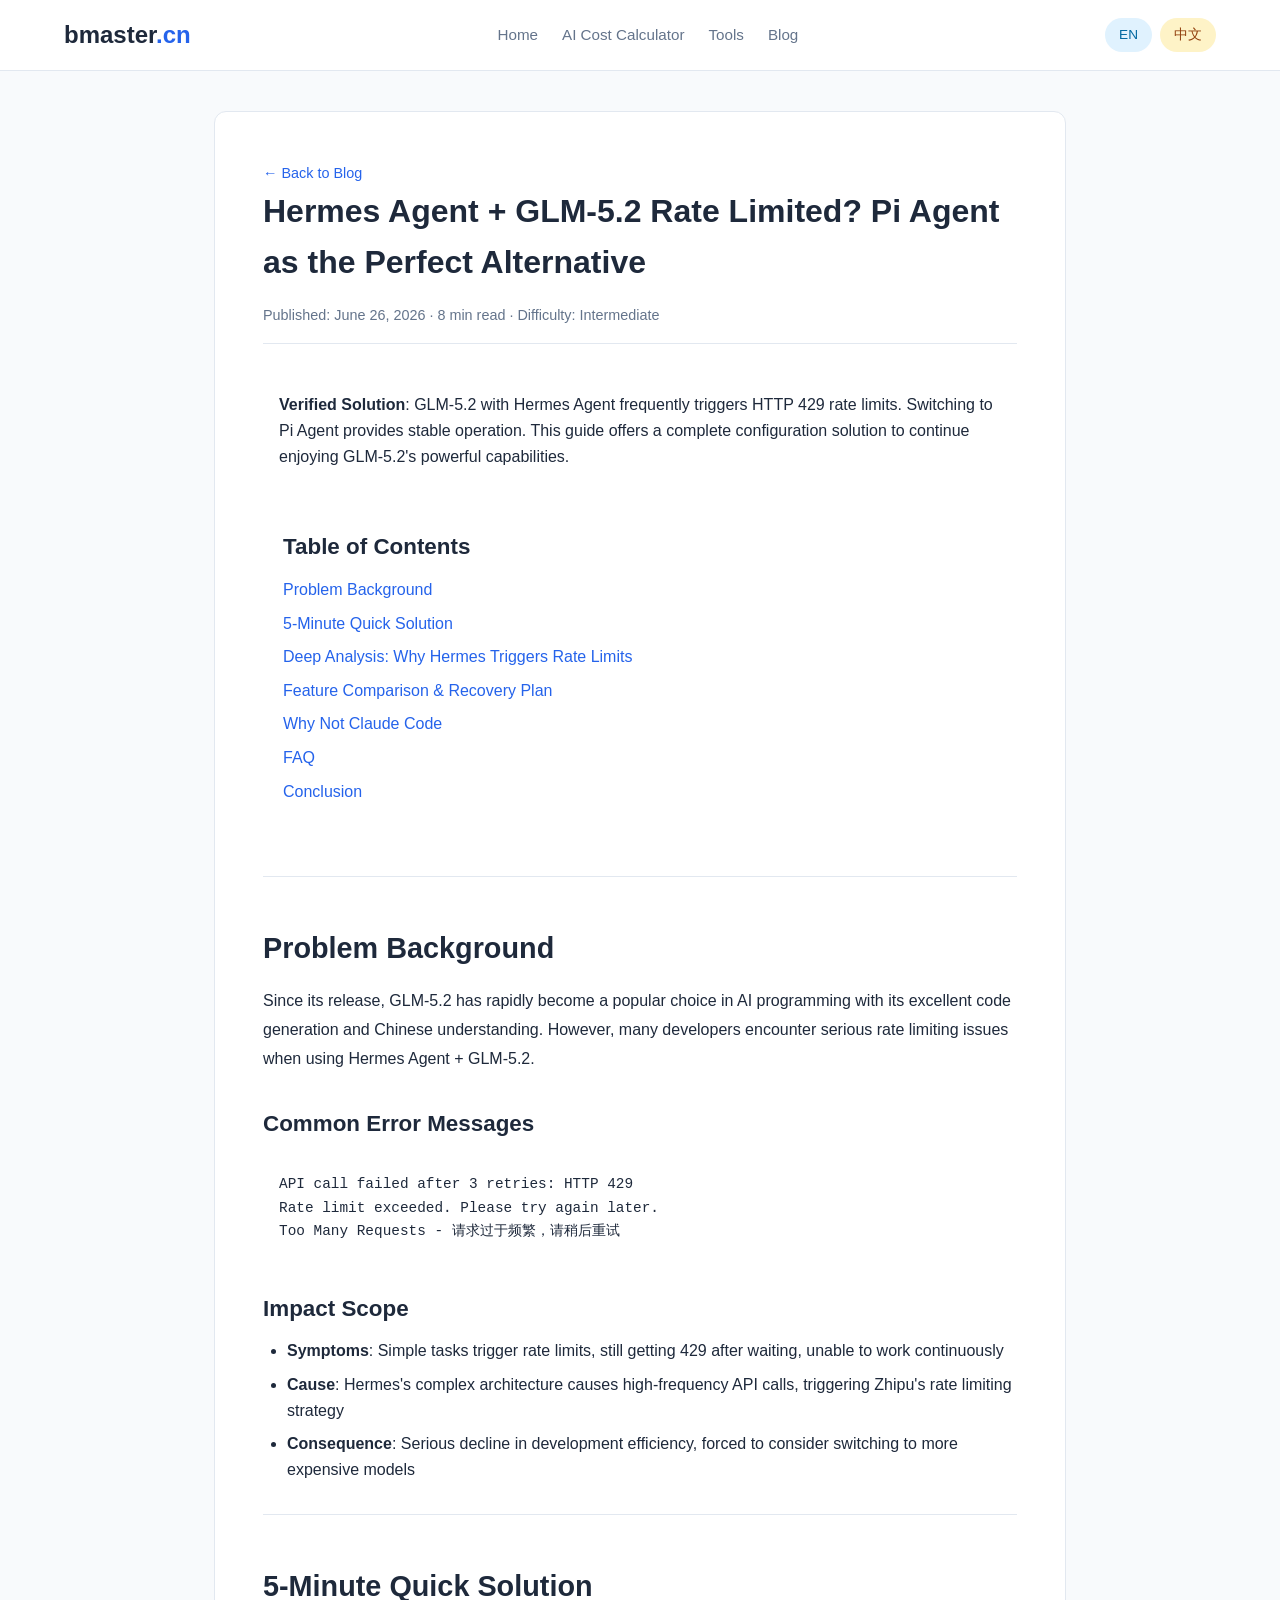
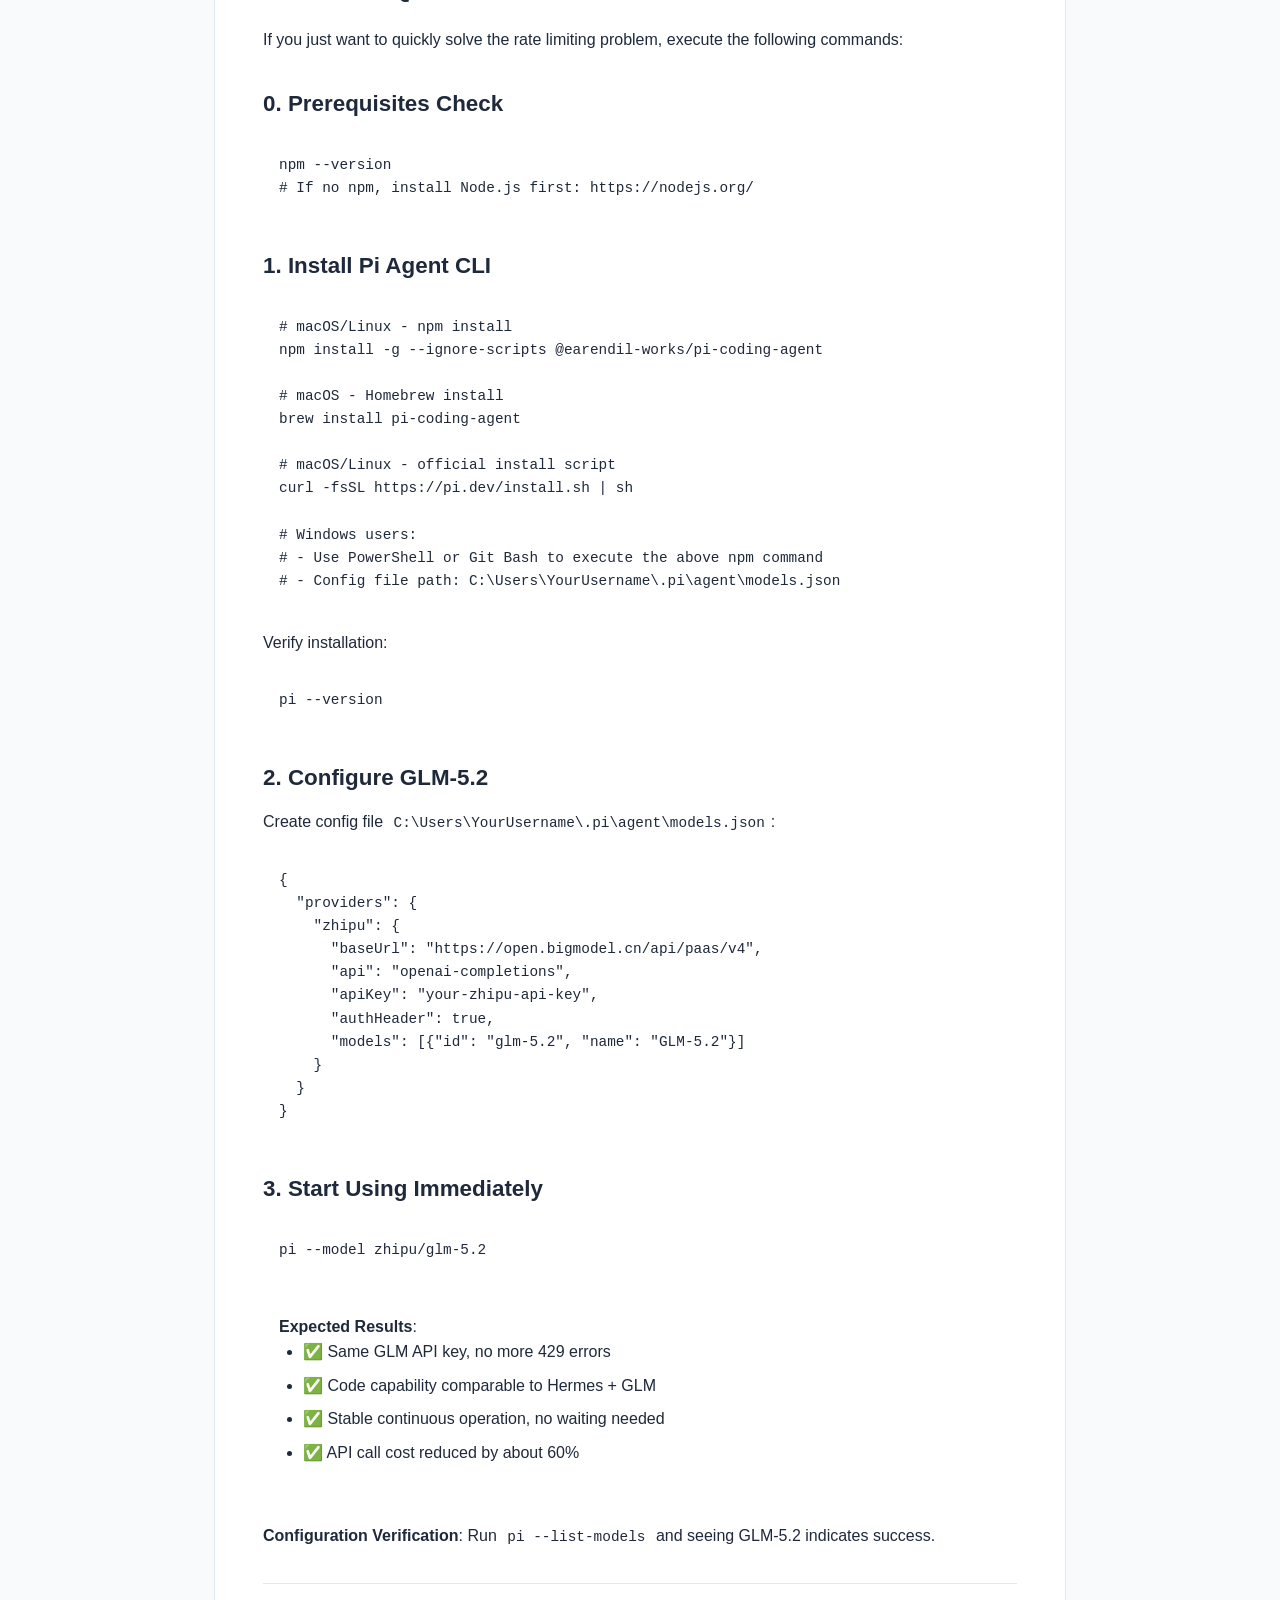
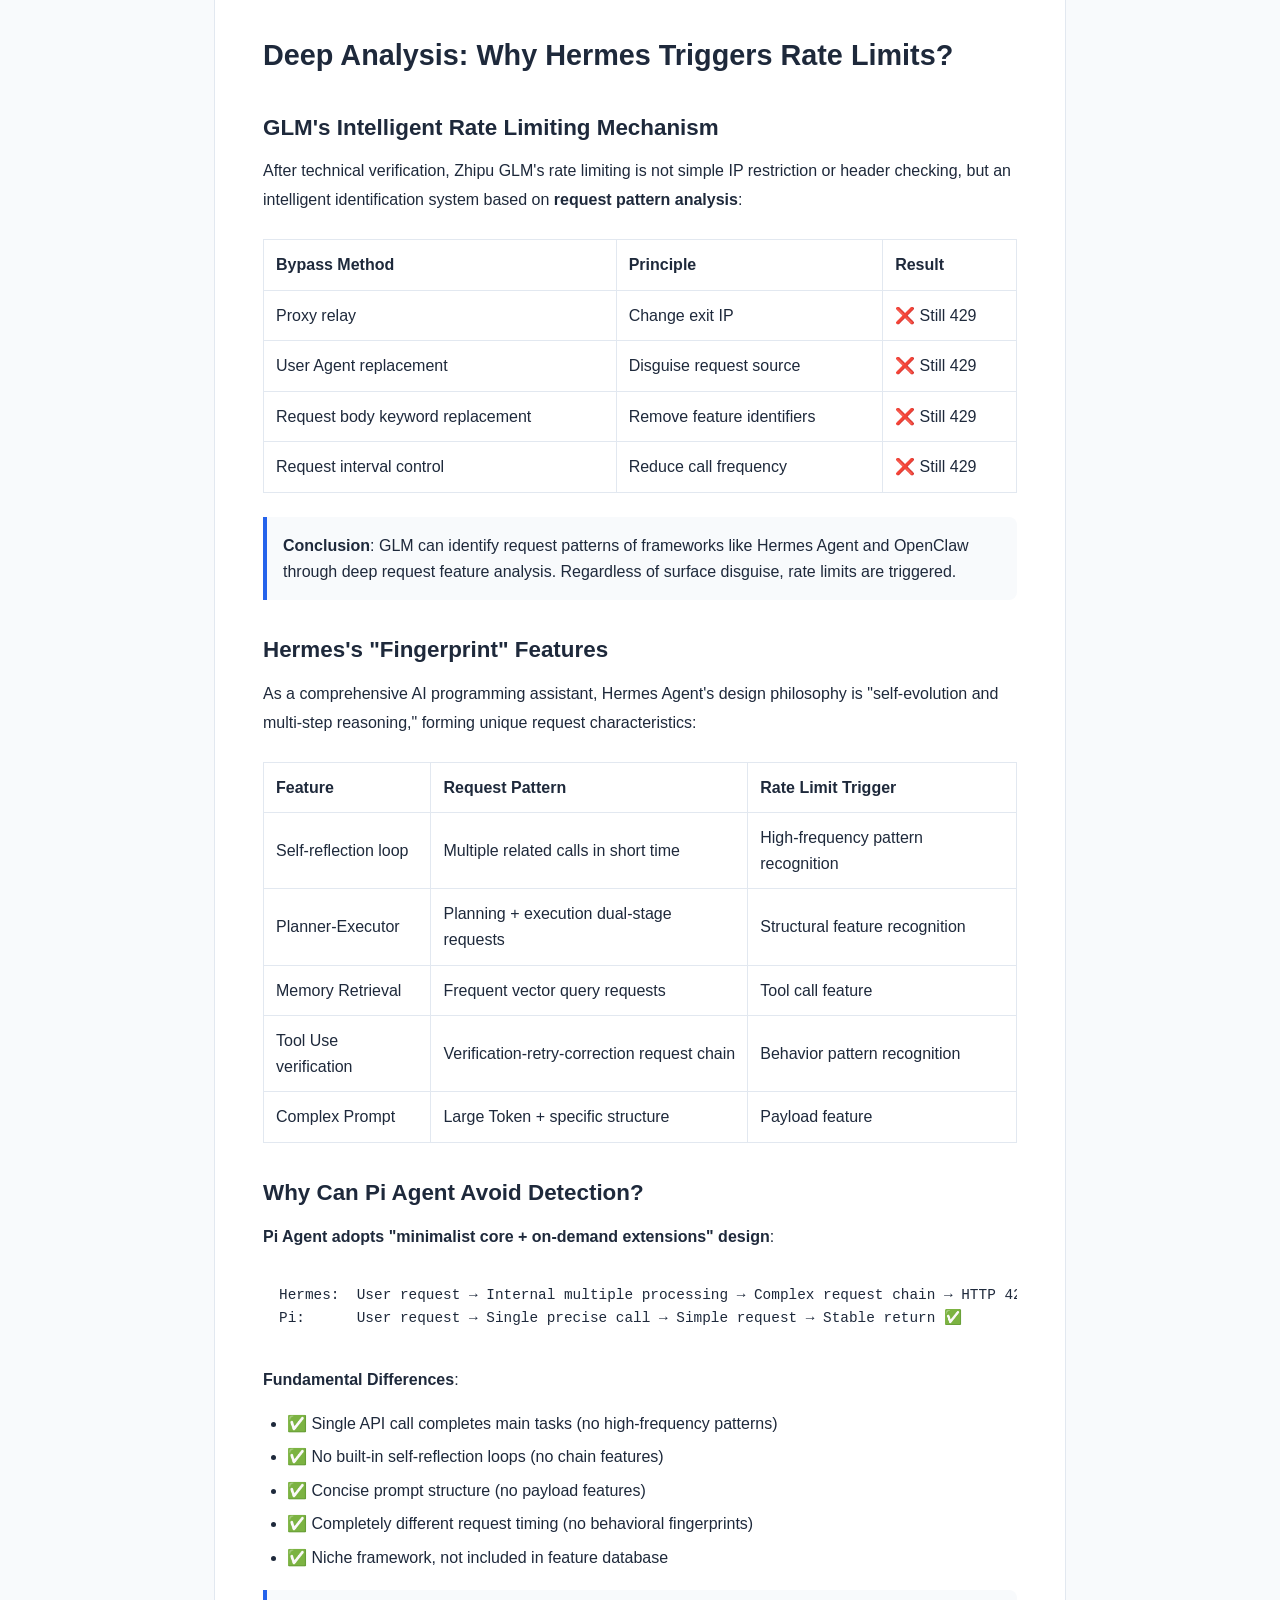
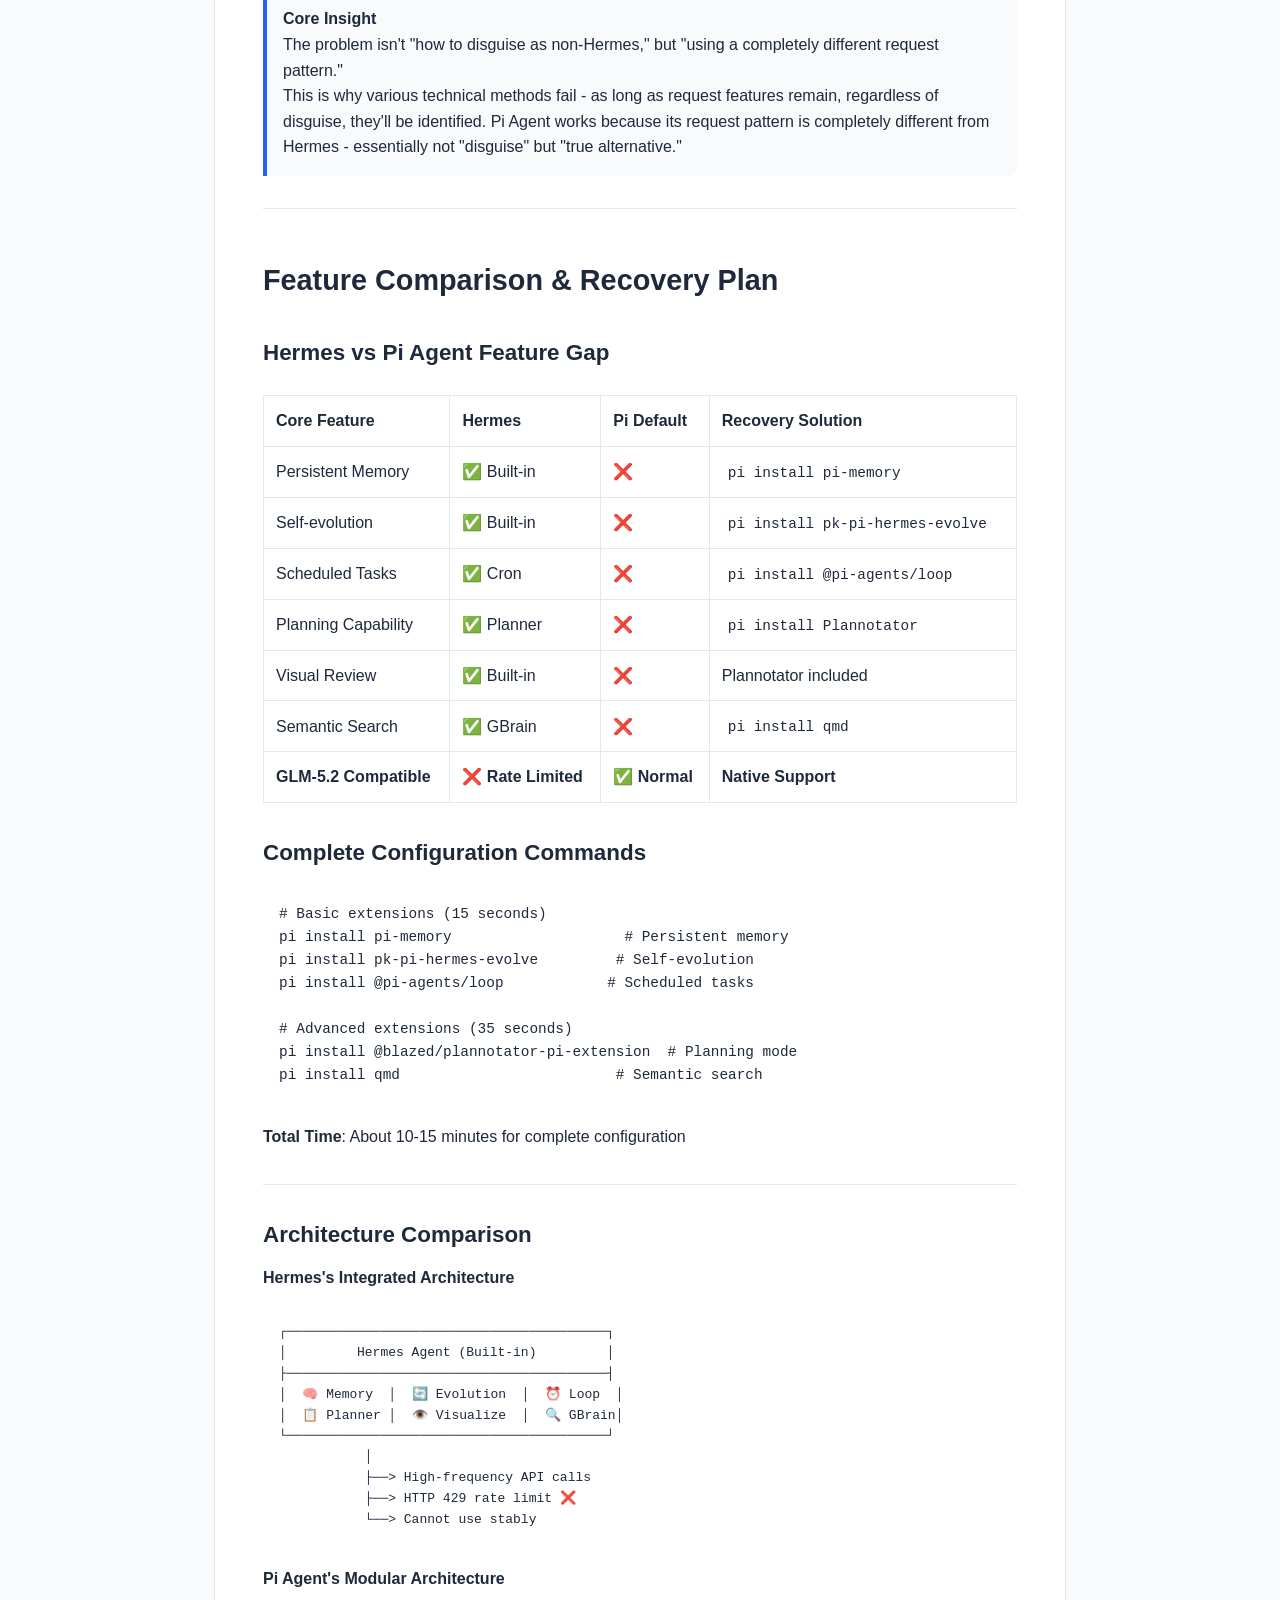
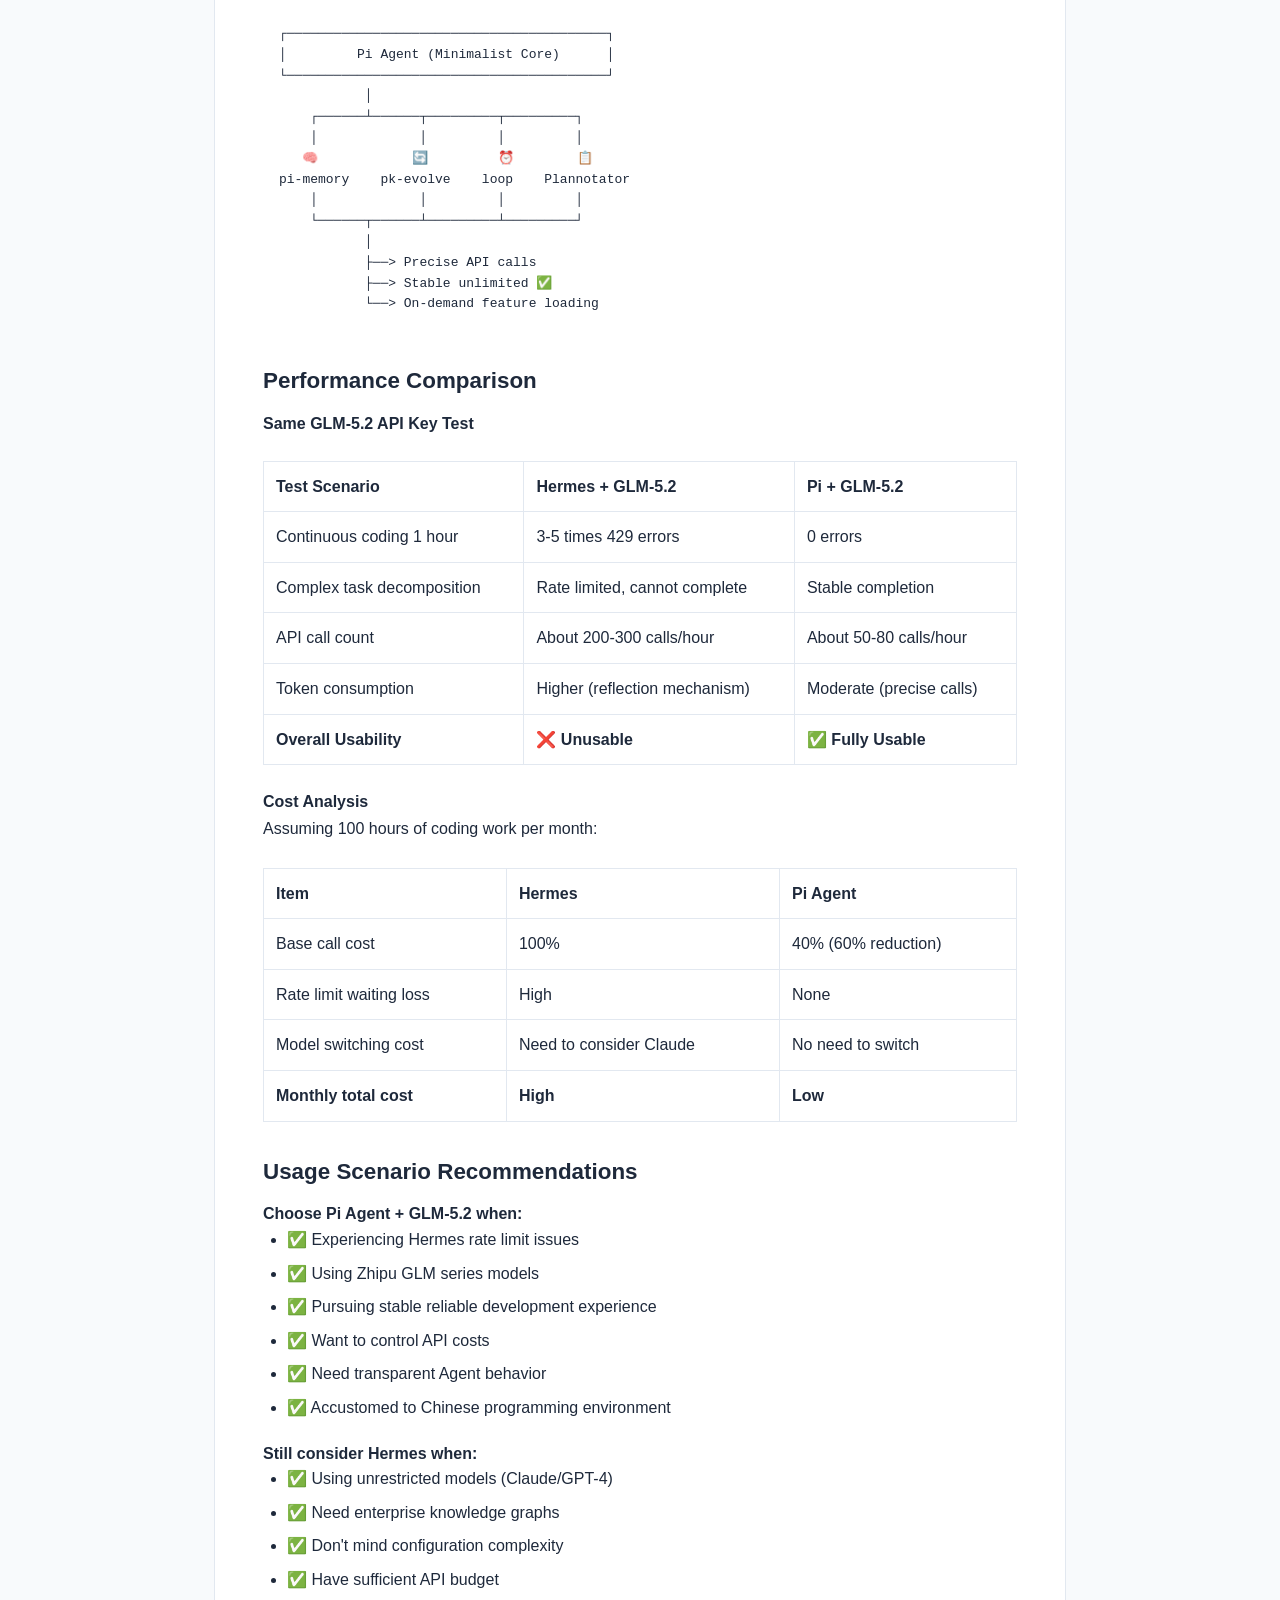
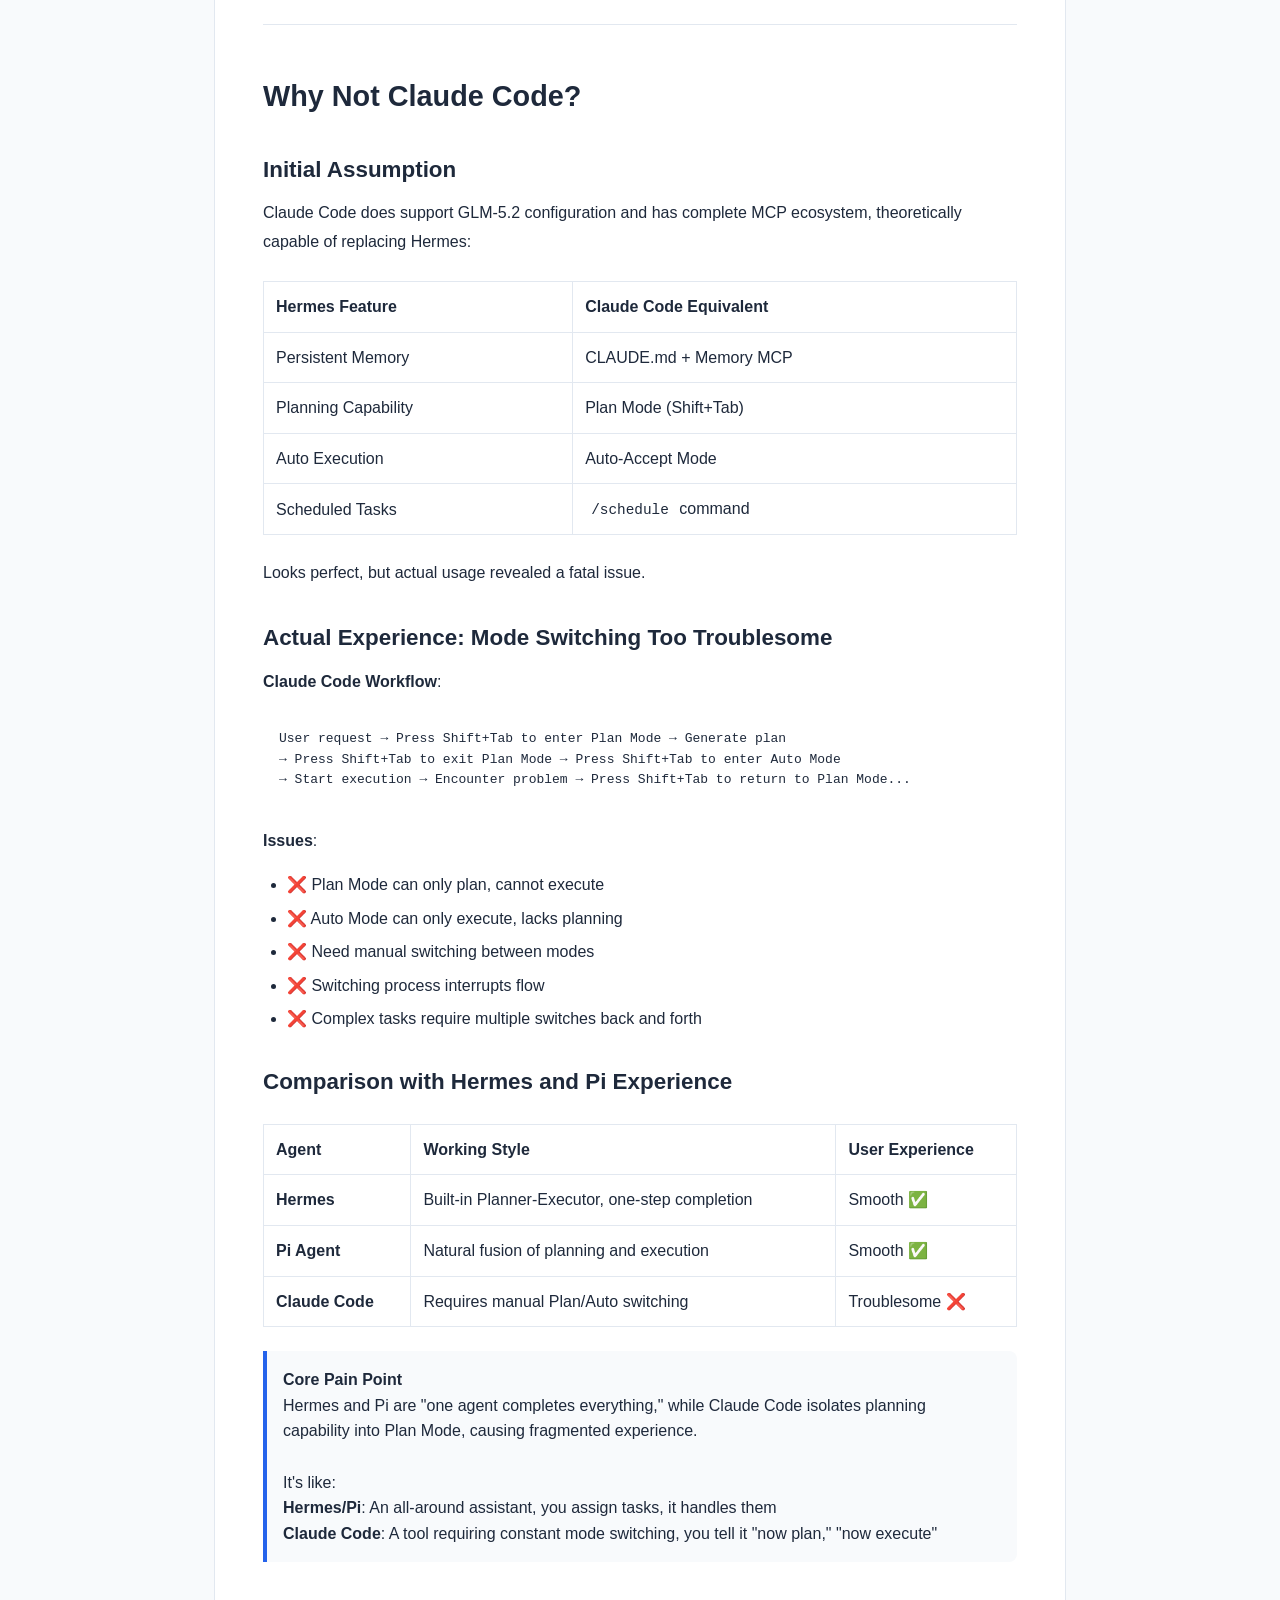
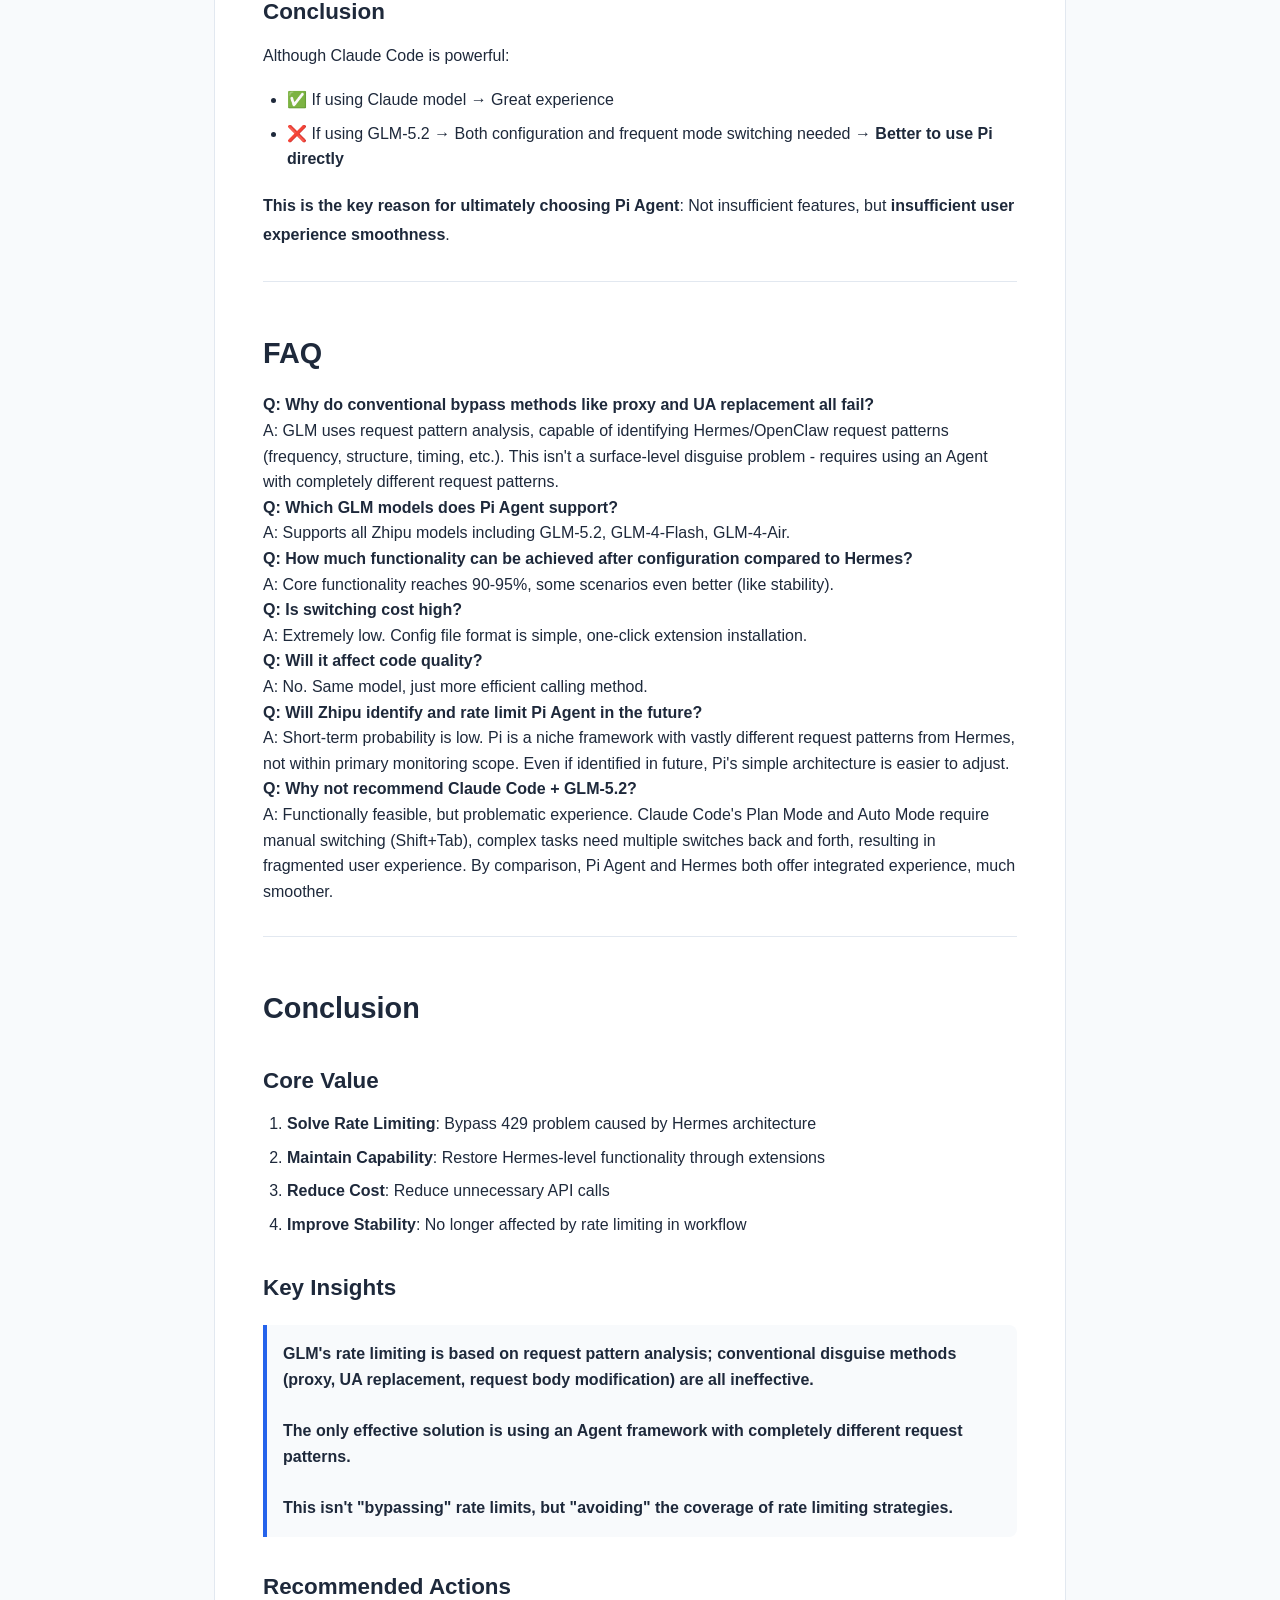
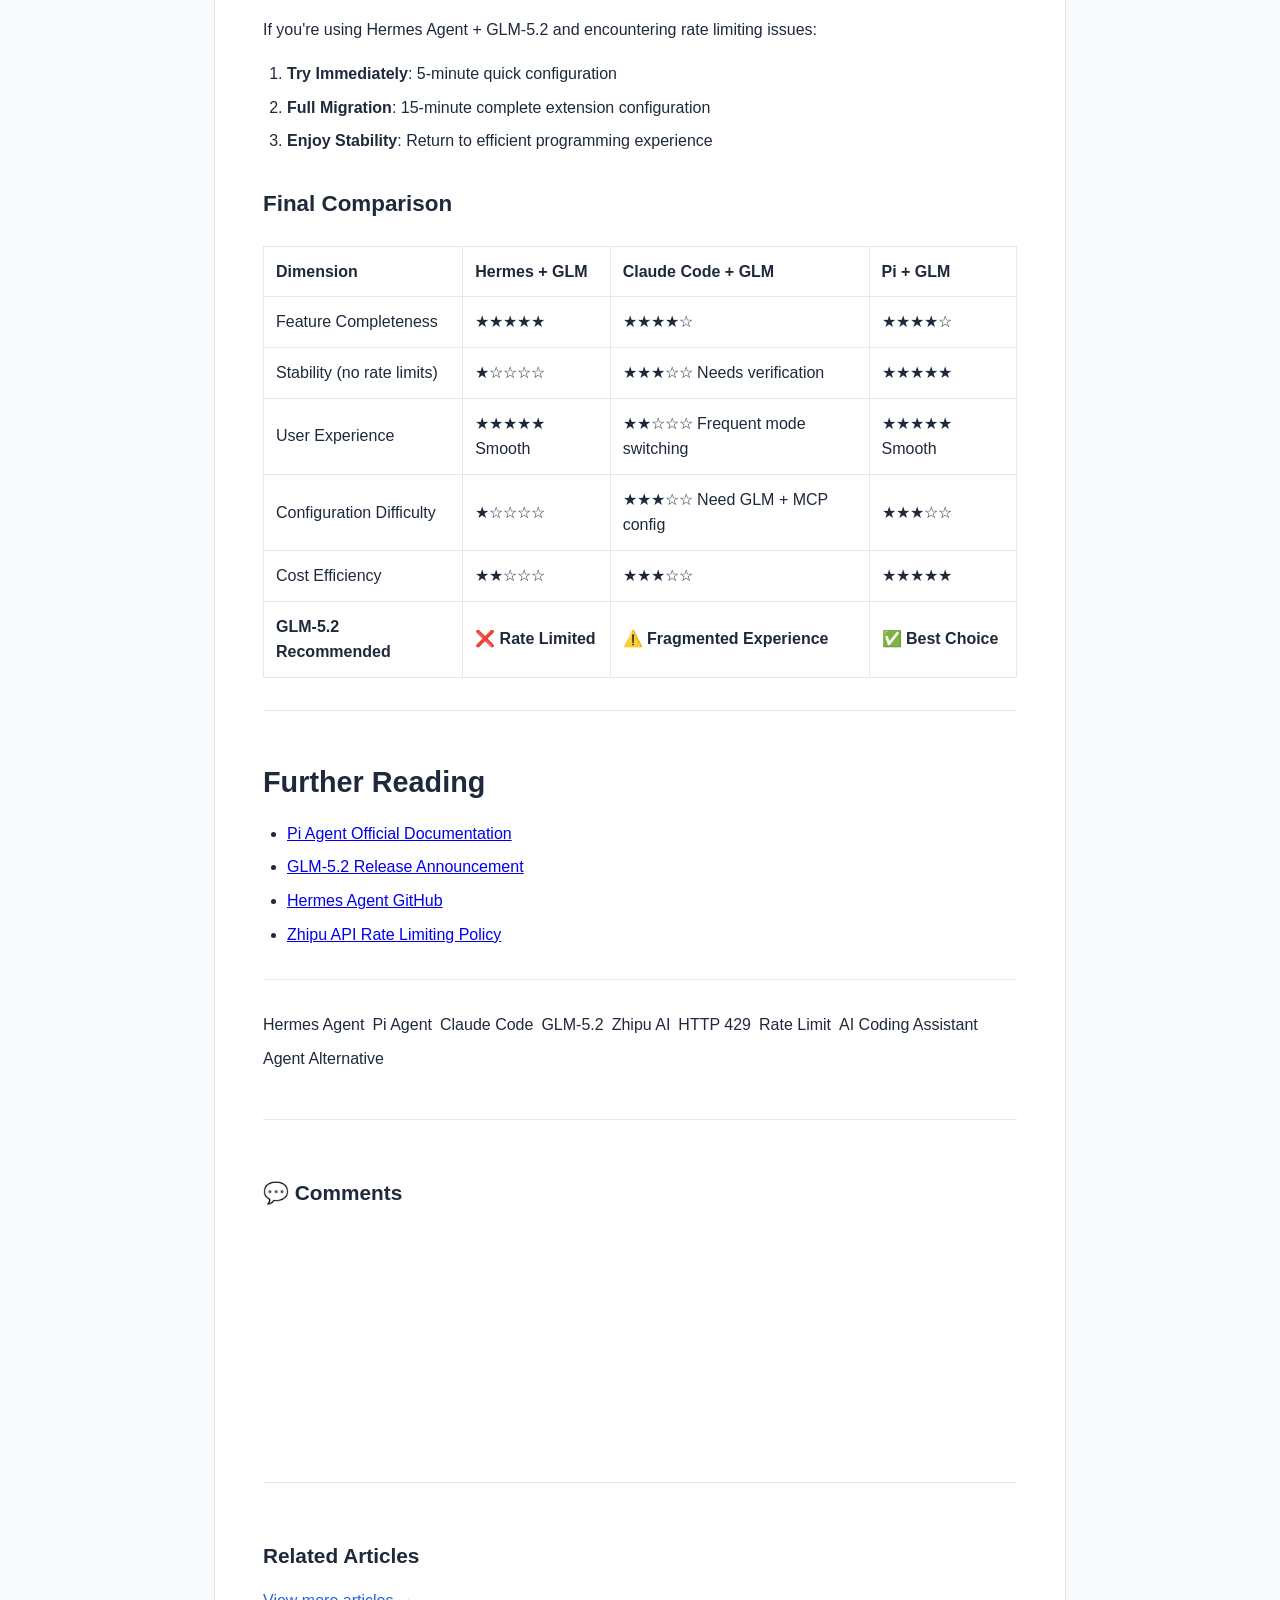
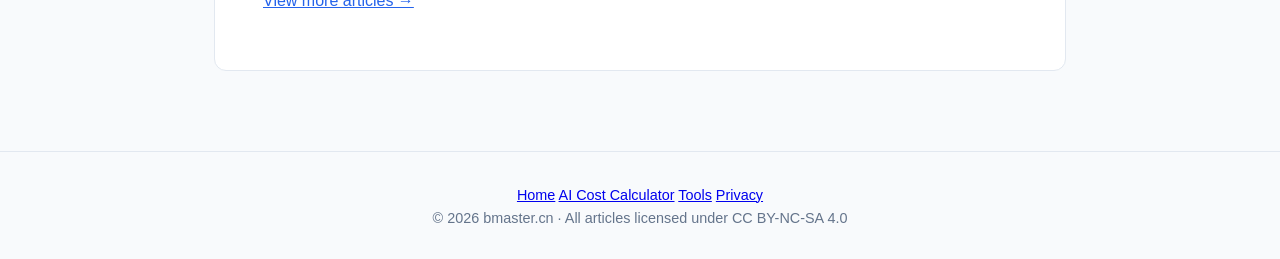
<file: blog/en/articles/pi-agent-hermes-comparison.html>
<!DOCTYPE html>
<html lang="en">
<head>
<meta charset="UTF-8">
<meta name="viewport" content="width=device-width,initial-scale=1">
<title>Hermes Agent + GLM-5.2 Rate Limited? Pi Agent as the Perfect Alternative | bmaster.cn Blog</title>
<meta name="description" content="GLM-5.2 with Hermes Agent frequently triggers HTTP 429 rate limits. Switching to Pi Agent provides stable operation. Complete configuration guide to continue enjoying GLM-5.2's powerful capabilities.">
<meta name="keywords" content="Hermes Agent, Pi Agent, GLM-5.2, HTTP 429, Rate Limit, AI Agent, Zhipu AI, Agent Alternative, Coding Assistant, Claude Code">
<meta name="author" content="bmaster">
<link rel="canonical" href="https://blog.bmaster.cn/en/articles/pi-agent-hermes-comparison.html">
<link rel="alternate" hreflang="en" href="https://blog.bmaster.cn/en/articles/pi-agent-hermes-comparison.html">
<link rel="alternate" hreflang="zh-CN" href="https://blog.bmaster.cn/articles/pi-agent-hermes-comparison.html">
<meta property="og:type" content="article">
<meta property="og:url" content="https://blog.bmaster.cn/en/articles/pi-agent-hermes-comparison.html">
<meta property="og:title" content="Hermes Agent + GLM-5.2 Rate Limited? Pi Agent as the Perfect Alternative">
<meta property="og:description" content="GLM-5.2 with Hermes Agent triggers HTTP 429 rate limits. Pi Agent provides stable operation. Complete configuration guide.">
<meta property="og:image" content="https://blog.bmaster.cn/og-image.png">
<meta property="article:published_time" content="2026-06-26T00:00:00Z">
<meta property="article:author" content="bmaster">
<meta property="article:tag" content="AI Agent">
<meta property="article:tag" content="GLM-5.2">
<meta property="article:tag" content="Hermes">
<meta property="article:tag" content="Pi Agent">
<meta property="article:tag" content="Claude Code">
<link rel="icon" type="image/svg+xml" href="/favicon.svg">
<link rel="stylesheet" href="/blog/assets/css/styles.css">
<style>
.article-content h2 { margin-top: 48px; margin-bottom: 16px; font-size: 1.8em; }
.article-content h3 { margin-top: 32px; margin-bottom: 12px; font-size: 1.4em; }
.article-content p { margin-bottom: 16px; line-height: 1.8; }
.article-content ul, .article-content ol { margin-bottom: 20px; padding-left: 24px; }
.article-content li { margin-bottom: 8px; line-height: 1.6; }
.article-content code { background: var(--code-bg); padding: 2px 6px; border-radius: 4px; font-size: 0.9em; }
.article-content pre { background: var(--code-bg); padding: 16px; border-radius: 8px; overflow-x: auto; margin-bottom: 20px; }
.article-content pre code { background: none; padding: 0; }
.article-content table { width: 100%; border-collapse: collapse; margin: 24px 0; }
.article-content th, .article-content td { padding: 12px; text-align: left; border-bottom: 1px solid var(--border); }
.article-content th { background: var(--header-bg); font-weight: 600; }
.article-content blockquote { border-left: 4px solid var(--primary); padding-left: 16px; margin: 20px 0; color: var(--text-muted); }
.article-content hr { border: none; border-top: 1px solid var(--border); margin: 32px 0; }
.article-content .info-box { background: var(--header-bg); padding: 16px; border-radius: 8px; margin: 20px 0; }
.article-content .toc { background: var(--header-bg); padding: 20px; border-radius: 8px; margin: 24px 0; }
.article-content .toc h3 { margin-top: 0; }
.article-content .toc ul { list-style: none; padding-left: 0; }
.article-content .toc a { color: var(--primary); text-decoration: none; }
.article-content .toc a:hover { text-decoration: underline; }
</style>
</head>
<body>

<header class="header">
  <div class="header-inner">
    <a href="https://bmaster.cn/" class="logo">bmaster<span>.cn</span></a>
    <nav class="nav">
      <a href="https://bmaster.cn/">Home</a>
      <a href="https://aicosts.bmaster.cn/">AI Cost Calculator</a>
      <a href="https://tools.bmaster.cn/">Tools</a>
      <a href="/blog/">Blog</a>
    </nav>
    <div class="lang-switch">
      <a href="/blog/en/articles/pi-agent-hermes-comparison.html" class="en active">EN</a>
      <a href="/blog/articles/pi-agent-hermes-comparison.html" class="zh">中文</a>
    </div>
  </div>
</header>

<div class="container">
  <article class="article">
    <a href="/blog/" style="color:var(--primary);text-decoration:none;font-size:0.9em;">← Back to Blog</a>

    <h1>Hermes Agent + GLM-5.2 Rate Limited? Pi Agent as the Perfect Alternative</h1>

    <div class="article-meta">
      <span>Published: June 26, 2026</span>
      <span>·</span>
      <span>8 min read</span>
      <span>·</span>
      <span>Difficulty: Intermediate</span>
    </div>

    <div class="article-content">
      <div class="info-box">
        <strong>Verified Solution</strong>: GLM-5.2 with Hermes Agent frequently triggers HTTP 429 rate limits. Switching to Pi Agent provides stable operation. This guide offers a complete configuration solution to continue enjoying GLM-5.2's powerful capabilities.
      </div>

      <nav class="toc">
        <h3>Table of Contents</h3>
        <ul>
          <li><a href="#problem-background">Problem Background</a></li>
          <li><a href="#5-minute-quick-solution">5-Minute Quick Solution</a></li>
          <li><a href="#deep-analysis-why-hermes-triggers-rate-limits">Deep Analysis: Why Hermes Triggers Rate Limits</a></li>
          <li><a href="#feature-comparison-recovery-plan">Feature Comparison & Recovery Plan</a></li>
          <li><a href="#why-not-claude-code">Why Not Claude Code</a></li>
          <li><a href="#faq">FAQ</a></li>
          <li><a href="#conclusion">Conclusion</a></li>
        </ul>
      </nav>

      <hr>

      <h2 id="problem-background">Problem Background</h2>

      <p>Since its release, GLM-5.2 has rapidly become a popular choice in AI programming with its excellent code generation and Chinese understanding. However, many developers encounter serious rate limiting issues when using Hermes Agent + GLM-5.2.</p>

      <h3>Common Error Messages</h3>

      <pre><code>API call failed after 3 retries: HTTP 429
Rate limit exceeded. Please try again later.
Too Many Requests - 请求过于频繁，请稍后重试</code></pre>

      <h3>Impact Scope</h3>

      <ul>
        <li><strong>Symptoms</strong>: Simple tasks trigger rate limits, still getting 429 after waiting, unable to work continuously</li>
        <li><strong>Cause</strong>: Hermes's complex architecture causes high-frequency API calls, triggering Zhipu's rate limiting strategy</li>
        <li><strong>Consequence</strong>: Serious decline in development efficiency, forced to consider switching to more expensive models</li>
      </ul>

      <hr>

      <h2 id="5-minute-quick-solution">5-Minute Quick Solution</h2>

      <p>If you just want to quickly solve the rate limiting problem, execute the following commands:</p>

      <h3>0. Prerequisites Check</h3>

      <pre><code>npm --version
# If no npm, install Node.js first: https://nodejs.org/</code></pre>

      <h3>1. Install Pi Agent CLI</h3>

      <pre><code># macOS/Linux - npm install
npm install -g --ignore-scripts @earendil-works/pi-coding-agent

# macOS - Homebrew install
brew install pi-coding-agent

# macOS/Linux - official install script
curl -fsSL https://pi.dev/install.sh | sh

# Windows users:
# - Use PowerShell or Git Bash to execute the above npm command
# - Config file path: C:\Users\YourUsername\.pi\agent\models.json</code></pre>

      <p>Verify installation:</p>

      <pre><code>pi --version</code></pre>

      <h3>2. Configure GLM-5.2</h3>

      <p>Create config file <code>C:\Users\YourUsername\.pi\agent\models.json</code>:</p>

      <pre><code>{
  "providers": {
    "zhipu": {
      "baseUrl": "https://open.bigmodel.cn/api/paas/v4",
      "api": "openai-completions",
      "apiKey": "your-zhipu-api-key",
      "authHeader": true,
      "models": [{"id": "glm-5.2", "name": "GLM-5.2"}]
    }
  }
}</code></pre>

      <h3>3. Start Using Immediately</h3>

      <pre><code>pi --model zhipu/glm-5.2</code></pre>

      <div class="info-box">
        <strong>Expected Results</strong>:
        <ul>
          <li>✅ Same GLM API key, no more 429 errors</li>
          <li>✅ Code capability comparable to Hermes + GLM</li>
          <li>✅ Stable continuous operation, no waiting needed</li>
          <li>✅ API call cost reduced by about 60%</li>
        </ul>
      </div>

      <p><strong>Configuration Verification</strong>: Run <code>pi --list-models</code> and seeing GLM-5.2 indicates success.</p>

      <hr>

      <h2 id="deep-analysis-why-hermes-triggers-rate-limits">Deep Analysis: Why Hermes Triggers Rate Limits?</h2>

      <h3>GLM's Intelligent Rate Limiting Mechanism</h3>

      <p>After technical verification, Zhipu GLM's rate limiting is not simple IP restriction or header checking, but an intelligent identification system based on <strong>request pattern analysis</strong>:</p>

      <table>
        <thead>
          <tr>
            <th>Bypass Method</th>
            <th>Principle</th>
            <th>Result</th>
          </tr>
        </thead>
        <tbody>
          <tr>
            <td>Proxy relay</td>
            <td>Change exit IP</td>
            <td>❌ Still 429</td>
          </tr>
          <tr>
            <td>User Agent replacement</td>
            <td>Disguise request source</td>
            <td>❌ Still 429</td>
          </tr>
          <tr>
            <td>Request body keyword replacement</td>
            <td>Remove feature identifiers</td>
            <td>❌ Still 429</td>
          </tr>
          <tr>
            <td>Request interval control</td>
            <td>Reduce call frequency</td>
            <td>❌ Still 429</td>
          </tr>
        </tbody>
      </table>

      <blockquote>
        <strong>Conclusion</strong>: GLM can identify request patterns of frameworks like Hermes Agent and OpenClaw through deep request feature analysis. Regardless of surface disguise, rate limits are triggered.
      </blockquote>

      <h3>Hermes's "Fingerprint" Features</h3>

      <p>As a comprehensive AI programming assistant, Hermes Agent's design philosophy is "self-evolution and multi-step reasoning," forming unique request characteristics:</p>

      <table>
        <thead>
          <tr>
            <th>Feature</th>
            <th>Request Pattern</th>
            <th>Rate Limit Trigger</th>
          </tr>
        </thead>
        <tbody>
          <tr>
            <td>Self-reflection loop</td>
            <td>Multiple related calls in short time</td>
            <td>High-frequency pattern recognition</td>
          </tr>
          <tr>
            <td>Planner-Executor</td>
            <td>Planning + execution dual-stage requests</td>
            <td>Structural feature recognition</td>
          </tr>
          <tr>
            <td>Memory Retrieval</td>
            <td>Frequent vector query requests</td>
            <td>Tool call feature</td>
          </tr>
          <tr>
            <td>Tool Use verification</td>
            <td>Verification-retry-correction request chain</td>
            <td>Behavior pattern recognition</td>
          </tr>
          <tr>
            <td>Complex Prompt</td>
            <td>Large Token + specific structure</td>
            <td>Payload feature</td>
          </tr>
        </tbody>
      </table>

      <h3>Why Can Pi Agent Avoid Detection?</h3>

      <p><strong>Pi Agent adopts "minimalist core + on-demand extensions" design</strong>:</p>

      <pre><code>Hermes:  User request → Internal multiple processing → Complex request chain → HTTP 429 ❌
Pi:      User request → Single precise call → Simple request → Stable return ✅</code></pre>

      <p><strong>Fundamental Differences</strong>:</p>
      <ul>
        <li>✅ Single API call completes main tasks (no high-frequency patterns)</li>
        <li>✅ No built-in self-reflection loops (no chain features)</li>
        <li>✅ Concise prompt structure (no payload features)</li>
        <li>✅ Completely different request timing (no behavioral fingerprints)</li>
        <li>✅ Niche framework, not included in feature database</li>
      </ul>

      <blockquote>
        <strong>Core Insight</strong><br>
        The problem isn't "how to disguise as non-Hermes," but "using a completely different request pattern."<br>
        This is why various technical methods fail - as long as request features remain, regardless of disguise, they'll be identified. Pi Agent works because its request pattern is completely different from Hermes - essentially not "disguise" but "true alternative."
      </blockquote>

      <hr>

      <h2 id="feature-comparison-recovery-plan">Feature Comparison & Recovery Plan</h2>

      <h3>Hermes vs Pi Agent Feature Gap</h3>

      <table>
        <thead>
          <tr>
            <th>Core Feature</th>
            <th>Hermes</th>
            <th>Pi Default</th>
            <th>Recovery Solution</th>
          </tr>
        </thead>
        <tbody>
          <tr>
            <td>Persistent Memory</td>
            <td>✅ Built-in</td>
            <td>❌</td>
            <td><code>pi install pi-memory</code></td>
          </tr>
          <tr>
            <td>Self-evolution</td>
            <td>✅ Built-in</td>
            <td>❌</td>
            <td><code>pi install pk-pi-hermes-evolve</code></td>
          </tr>
          <tr>
            <td>Scheduled Tasks</td>
            <td>✅ Cron</td>
            <td>❌</td>
            <td><code>pi install @pi-agents/loop</code></td>
          </tr>
          <tr>
            <td>Planning Capability</td>
            <td>✅ Planner</td>
            <td>❌</td>
            <td><code>pi install Plannotator</code></td>
          </tr>
          <tr>
            <td>Visual Review</td>
            <td>✅ Built-in</td>
            <td>❌</td>
            <td>Plannotator included</td>
          </tr>
          <tr>
            <td>Semantic Search</td>
            <td>✅ GBrain</td>
            <td>❌</td>
            <td><code>pi install qmd</code></td>
          </tr>
          <tr>
            <td><strong>GLM-5.2 Compatible</strong></td>
            <td><strong>❌ Rate Limited</strong></td>
            <td><strong>✅ Normal</strong></td>
            <td><strong>Native Support</strong></td>
          </tr>
        </tbody>
      </table>

      <h3>Complete Configuration Commands</h3>

      <pre><code># Basic extensions (15 seconds)
pi install pi-memory                    # Persistent memory
pi install pk-pi-hermes-evolve         # Self-evolution
pi install @pi-agents/loop            # Scheduled tasks

# Advanced extensions (35 seconds)
pi install @blazed/plannotator-pi-extension  # Planning mode
pi install qmd                         # Semantic search</code></pre>

      <p><strong>Total Time</strong>: About 10-15 minutes for complete configuration</p>

      <hr>

      <h3>Architecture Comparison</h3>

      <h4>Hermes's Integrated Architecture</h4>
      <pre>
┌─────────────────────────────────────────┐
│         Hermes Agent (Built-in)         │
├─────────────────────────────────────────┤
│  🧠 Memory  │  🔄 Evolution  │  ⏰ Loop  │
│  📋 Planner │  👁️ Visualize  │  🔍 GBrain│
└─────────────────────────────────────────┘
           │
           ├──> High-frequency API calls
           ├──> HTTP 429 rate limit ❌
           └──> Cannot use stably</pre>

      <h4>Pi Agent's Modular Architecture</h4>
      <pre>
┌─────────────────────────────────────────┐
│         Pi Agent (Minimalist Core)      │
└─────────────────────────────────────────┘
           │
    ┌──────┴──────┬─────────┬─────────┐
    │             │         │         │
   🧠            🔄         ⏰        📋
pi-memory    pk-evolve    loop    Plannotator
    │             │         │         │
    └──────┬──────┴─────────┴─────────┘
           │
           ├──> Precise API calls
           ├──> Stable unlimited ✅
           └──> On-demand feature loading</pre>

      <h3>Performance Comparison</h3>

      <h4>Same GLM-5.2 API Key Test</h4>

      <table>
        <thead>
          <tr>
            <th>Test Scenario</th>
            <th>Hermes + GLM-5.2</th>
            <th>Pi + GLM-5.2</th>
          </tr>
        </thead>
        <tbody>
          <tr>
            <td>Continuous coding 1 hour</td>
            <td>3-5 times 429 errors</td>
            <td>0 errors</td>
          </tr>
          <tr>
            <td>Complex task decomposition</td>
            <td>Rate limited, cannot complete</td>
            <td>Stable completion</td>
          </tr>
          <tr>
            <td>API call count</td>
            <td>About 200-300 calls/hour</td>
            <td>About 50-80 calls/hour</td>
          </tr>
          <tr>
            <td>Token consumption</td>
            <td>Higher (reflection mechanism)</td>
            <td>Moderate (precise calls)</td>
          </tr>
          <tr>
            <td><strong>Overall Usability</strong></td>
            <td><strong>❌ Unusable</strong></td>
            <td><strong>✅ Fully Usable</strong></td>
          </tr>
        </tbody>
      </table>

      <h4>Cost Analysis</h4>

      <p>Assuming 100 hours of coding work per month:</p>

      <table>
        <thead>
          <tr>
            <th>Item</th>
            <th>Hermes</th>
            <th>Pi Agent</th>
          </tr>
        </thead>
        <tbody>
          <tr>
            <td>Base call cost</td>
            <td>100%</td>
            <td>40% (60% reduction)</td>
          </tr>
          <tr>
            <td>Rate limit waiting loss</td>
            <td>High</td>
            <td>None</td>
          </tr>
          <tr>
            <td>Model switching cost</td>
            <td>Need to consider Claude</td>
            <td>No need to switch</td>
          </tr>
          <tr>
            <td><strong>Monthly total cost</strong></td>
            <td><strong>High</strong></td>
            <td><strong>Low</strong></td>
          </tr>
        </tbody>
      </table>

      <h3>Usage Scenario Recommendations</h3>

      <h4>Choose Pi Agent + GLM-5.2 when:</h4>
      <ul>
        <li>✅ Experiencing Hermes rate limit issues</li>
        <li>✅ Using Zhipu GLM series models</li>
        <li>✅ Pursuing stable reliable development experience</li>
        <li>✅ Want to control API costs</li>
        <li>✅ Need transparent Agent behavior</li>
        <li>✅ Accustomed to Chinese programming environment</li>
      </ul>

      <h4>Still consider Hermes when:</h4>
      <ul>
        <li>✅ Using unrestricted models (Claude/GPT-4)</li>
        <li>✅ Need enterprise knowledge graphs</li>
        <li>✅ Don't mind configuration complexity</li>
        <li>✅ Have sufficient API budget</li>
      </ul>

      <hr>

      <h2 id="why-not-claude-code">Why Not Claude Code?</h2>

      <h3>Initial Assumption</h3>

      <p>Claude Code does support GLM-5.2 configuration and has complete MCP ecosystem, theoretically capable of replacing Hermes:</p>

      <table>
        <thead>
          <tr>
            <th>Hermes Feature</th>
            <th>Claude Code Equivalent</th>
          </tr>
        </thead>
        <tbody>
          <tr>
            <td>Persistent Memory</td>
            <td>CLAUDE.md + Memory MCP</td>
          </tr>
          <tr>
            <td>Planning Capability</td>
            <td>Plan Mode (Shift+Tab)</td>
          </tr>
          <tr>
            <td>Auto Execution</td>
            <td>Auto-Accept Mode</td>
          </tr>
          <tr>
            <td>Scheduled Tasks</td>
            <td><code>/schedule</code> command</td>
          </tr>
        </tbody>
      </table>

      <p>Looks perfect, but actual usage revealed a fatal issue.</p>

      <h3>Actual Experience: Mode Switching Too Troublesome</h3>

      <p><strong>Claude Code Workflow</strong>:</p>
      <pre>
User request → Press Shift+Tab to enter Plan Mode → Generate plan
→ Press Shift+Tab to exit Plan Mode → Press Shift+Tab to enter Auto Mode
→ Start execution → Encounter problem → Press Shift+Tab to return to Plan Mode...</pre>

      <p><strong>Issues</strong>:</p>
      <ul>
        <li>❌ Plan Mode can only plan, cannot execute</li>
        <li>❌ Auto Mode can only execute, lacks planning</li>
        <li>❌ Need manual switching between modes</li>
        <li>❌ Switching process interrupts flow</li>
        <li>❌ Complex tasks require multiple switches back and forth</li>
      </ul>

      <h3>Comparison with Hermes and Pi Experience</h3>

      <table>
        <thead>
          <tr>
            <th>Agent</th>
            <th>Working Style</th>
            <th>User Experience</th>
          </tr>
        </thead>
        <tbody>
          <tr>
            <td><strong>Hermes</strong></td>
            <td>Built-in Planner-Executor, one-step completion</td>
            <td>Smooth ✅</td>
          </tr>
          <tr>
            <td><strong>Pi Agent</strong></td>
            <td>Natural fusion of planning and execution</td>
            <td>Smooth ✅</td>
          </tr>
          <tr>
            <td><strong>Claude Code</strong></td>
            <td>Requires manual Plan/Auto switching</td>
            <td>Troublesome ❌</td>
          </tr>
        </tbody>
      </table>

      <blockquote>
        <strong>Core Pain Point</strong><br>
        Hermes and Pi are "one agent completes everything," while Claude Code isolates planning capability into Plan Mode, causing fragmented experience.<br>
        <br>
        It's like:<br>
        <strong>Hermes/Pi</strong>: An all-around assistant, you assign tasks, it handles them<br>
        <strong>Claude Code</strong>: A tool requiring constant mode switching, you tell it "now plan," "now execute"
      </blockquote>

      <h3>Conclusion</h3>

      <p>Although Claude Code is powerful:</p>
      <ul>
        <li>✅ If using Claude model → Great experience</li>
        <li>❌ If using GLM-5.2 → Both configuration and frequent mode switching needed → <strong>Better to use Pi directly</strong></li>
      </ul>

      <p><strong>This is the key reason for ultimately choosing Pi Agent</strong>: Not insufficient features, but <strong>insufficient user experience smoothness</strong>.</p>

      <hr>

      <h2 id="faq">FAQ</h2>

      <dl>
        <dt><strong>Q: Why do conventional bypass methods like proxy and UA replacement all fail?</strong></dt>
        <dd>A: GLM uses request pattern analysis, capable of identifying Hermes/OpenClaw request patterns (frequency, structure, timing, etc.). This isn't a surface-level disguise problem - requires using an Agent with completely different request patterns.</dd>

        <dt><strong>Q: Which GLM models does Pi Agent support?</strong></dt>
        <dd>A: Supports all Zhipu models including GLM-5.2, GLM-4-Flash, GLM-4-Air.</dd>

        <dt><strong>Q: How much functionality can be achieved after configuration compared to Hermes?</strong></dt>
        <dd>A: Core functionality reaches 90-95%, some scenarios even better (like stability).</dd>

        <dt><strong>Q: Is switching cost high?</strong></dt>
        <dd>A: Extremely low. Config file format is simple, one-click extension installation.</dd>

        <dt><strong>Q: Will it affect code quality?</strong></dt>
        <dd>A: No. Same model, just more efficient calling method.</dd>

        <dt><strong>Q: Will Zhipu identify and rate limit Pi Agent in the future?</strong></dt>
        <dd>A: Short-term probability is low. Pi is a niche framework with vastly different request patterns from Hermes, not within primary monitoring scope. Even if identified in future, Pi's simple architecture is easier to adjust.</dd>

        <dt><strong>Q: Why not recommend Claude Code + GLM-5.2?</strong></dt>
        <dd>A: Functionally feasible, but problematic experience. Claude Code's Plan Mode and Auto Mode require manual switching (Shift+Tab), complex tasks need multiple switches back and forth, resulting in fragmented user experience. By comparison, Pi Agent and Hermes both offer integrated experience, much smoother.</dd>
      </dl>

      <hr>

      <h2 id="conclusion">Conclusion</h2>

      <h3>Core Value</h3>

      <ol>
        <li><strong>Solve Rate Limiting</strong>: Bypass 429 problem caused by Hermes architecture</li>
        <li><strong>Maintain Capability</strong>: Restore Hermes-level functionality through extensions</li>
        <li><strong>Reduce Cost</strong>: Reduce unnecessary API calls</li>
        <li><strong>Improve Stability</strong>: No longer affected by rate limiting in workflow</li>
      </ol>

      <h3>Key Insights</h3>

      <blockquote>
        <strong>GLM's rate limiting is based on request pattern analysis; conventional disguise methods (proxy, UA replacement, request body modification) are all ineffective.</strong><br><br>
        <strong>The only effective solution is using an Agent framework with completely different request patterns.</strong><br><br>
        <strong>This isn't "bypassing" rate limits, but "avoiding" the coverage of rate limiting strategies.</strong>
      </blockquote>

      <h3>Recommended Actions</h3>

      <p>If you're using Hermes Agent + GLM-5.2 and encountering rate limiting issues:</p>
      <ol>
        <li><strong>Try Immediately</strong>: 5-minute quick configuration</li>
        <li><strong>Full Migration</strong>: 15-minute complete extension configuration</li>
        <li><strong>Enjoy Stability</strong>: Return to efficient programming experience</li>
      </ol>

      <h3>Final Comparison</h3>

      <table>
        <thead>
          <tr>
            <th>Dimension</th>
            <th>Hermes + GLM</th>
            <th>Claude Code + GLM</th>
            <th>Pi + GLM</th>
          </tr>
        </thead>
        <tbody>
          <tr>
            <td>Feature Completeness</td>
            <td>★★★★★</td>
            <td>★★★★☆</td>
            <td>★★★★☆</td>
          </tr>
          <tr>
            <td>Stability (no rate limits)</td>
            <td>★☆☆☆☆</td>
            <td>★★★☆☆ Needs verification</td>
            <td>★★★★★</td>
          </tr>
          <tr>
            <td>User Experience</td>
            <td>★★★★★ Smooth</td>
            <td>★★☆☆☆ Frequent mode switching</td>
            <td>★★★★★ Smooth</td>
          </tr>
          <tr>
            <td>Configuration Difficulty</td>
            <td>★☆☆☆☆</td>
            <td>★★★☆☆ Need GLM + MCP config</td>
            <td>★★★☆☆</td>
          </tr>
          <tr>
            <td>Cost Efficiency</td>
            <td>★★☆☆☆</td>
            <td>★★★☆☆</td>
            <td>★★★★★</td>
          </tr>
          <tr>
            <td><strong>GLM-5.2 Recommended</strong></td>
            <td><strong>❌ Rate Limited</strong></td>
            <td><strong>⚠️ Fragmented Experience</strong></td>
            <td><strong>✅ Best Choice</strong></td>
          </tr>
        </tbody>
      </table>

      <hr>

      <h2>Further Reading</h2>

      <ul>
        <li><a href="https://pi.dev/" target="_blank">Pi Agent Official Documentation</a></li>
        <li><a href="https://open.bigmodel.cn/" target="_blank">GLM-5.2 Release Announcement</a></li>
        <li><a href="https://github.com/NousResearch/hermes-agent" target="_blank">Hermes Agent GitHub</a></li>
        <li><a href="https://open.bigmodel.cn/dev/api#rate-limit" target="_blank">Zhipu API Rate Limiting Policy</a></li>
      </ul>

      <hr>

      <div style="margin-top:32px;display:flex;gap:8px;flex-wrap:wrap;">
        <span class="tag">Hermes Agent</span>
        <span class="tag">Pi Agent</span>
        <span class="tag">Claude Code</span>
        <span class="tag">GLM-5.2</span>
        <span class="tag">Zhipu AI</span>
        <span class="tag">HTTP 429</span>
        <span class="tag">Rate Limit</span>
        <span class="tag">AI Coding Assistant</span>
        <span class="tag">Agent Alternative</span>
      </div>
    </div>

    <!-- Comments Section -->
    <div id="comments-component"></div>

    <!-- Related Articles -->
    <div style="margin-top:48px;padding-top:32px;border-top:1px solid var(--border);">
      <h3>Related Articles</h3>
      <ul style="list-style:none;margin-top:16px;">
        <li style="margin-bottom:8px;"><a href="/blog/" style="color:var(--primary);">View more articles →</a></li>
      </ul>
    </div>
  </article>
</div>

<footer class="footer">
  <div class="footer-nav">
    <a href="https://bmaster.cn/">Home</a>
    <a href="https://aicosts.bmaster.cn/">AI Cost Calculator</a>
    <a href="https://tools.bmaster.cn/">Tools</a>
    <a href="/blog/privacy.html">Privacy</a>
  </div>
  <p>© 2026 bmaster.cn · All articles licensed under CC BY-NC-SA 4.0</p>
</footer>

<script>
// Load comments component
fetch('/blog/components/comments.html')
  .then(response => response.text())
  .then(html => {
    document.getElementById('comments-component').innerHTML = html;
  });
</script>

</body>
</html>
</file>
<file: blog/assets/css/styles.css>
/* Blog System Styles */
*{margin:0;padding:0;box-sizing:border-box}

:root{
  --primary:#2563eb;
  --primary-dark:#1e40af;
  --secondary:#64748b;
  --bg:#ffffff;
  --bg-alt:#f8fafc;
  --text:#1e293b;
  --text-light:#64748b;
  --border:#e2e8f0;
  --shadow:0 1px 3px rgba(0,0,0,0.1);
  --shadow-md:0 4px 6px rgba(0,0,0,0.1);
}

body{
  font-family:-apple-system,BlinkMacSystemFont,'Segoe UI',Roboto,sans-serif;
  background:var(--bg-alt);
  color:var(--text);
  line-height:1.6
}

/* Header */
.header{
  background:var(--bg);
  border-bottom:1px solid var(--border);
  position:sticky;
  top:0;
  z-index:100
}

.header-inner{
  max-width:1200px;
  margin:0 auto;
  padding:16px 24px;
  display:flex;
  align-items:center;
  justify-content:space-between
}

.logo{
  font-size:1.5em;
  font-weight:700;
  color:var(--text);
  text-decoration:none
}

.logo span{color:var(--primary)}

.nav{display:flex;gap:24px;align-items:center}

.nav a{
  color:var(--text-light);
  text-decoration:none;
  font-size:0.95em;
  transition:color 0.2s
}

.nav a:hover,.nav a.active{color:var(--primary)}

.lang-switch{
  display:flex;
  gap:8px
}

.lang-switch a{
  padding:6px 14px;
  border-radius:20px;
  font-size:0.85em;
  text-decoration:none;
  transition:all 0.2s
}

.lang-switch a.en{background:#e0f2fe;color:#0369a1}
.lang-switch a.zh{background:#fef3c7;color:#92400e}
.lang-switch a:hover{opacity:0.8}

/* Container */
.container{
  max-width:900px;
  margin:0 auto;
  padding:40px 24px
}

/* Hero Section */
.hero{
  background:linear-gradient(135deg,var(--primary) 0%,var(--primary-dark) 100%);
  color:#fff;
  padding:80px 24px;
  text-align:center
}

.hero h1{
  font-size:2.5em;
  margin-bottom:16px
}

.hero p{
  font-size:1.2em;
  opacity:0.9;
  max-width:600px;
  margin:0 auto
}

/* Article Cards */
.article-list{
  display:grid;
  gap:24px
}

.article-card{
  background:var(--bg);
  border-radius:12px;
  padding:24px;
  border:1px solid var(--border);
  transition:all 0.2s
}

.article-card:hover{
  box-shadow:var(--shadow-md);
  transform:translateY(-2px)
}

.article-card .meta{
  color:var(--text-light);
  font-size:0.85em;
  margin-bottom:8px
}

.article-card h2{
  font-size:1.4em;
  margin-bottom:12px
}

.article-card h2 a{
  color:var(--text);
  text-decoration:none
}

.article-card h2 a:hover{color:var(--primary)}

.article-card .excerpt{
  color:var(--text-light);
  margin-bottom:16px
}

.article-card .tags{
  display:flex;
  gap:8px;
  flex-wrap:wrap
}

.article-card .tag{
  background:var(--bg-alt);
  padding:4px 12px;
  border-radius:16px;
  font-size:0.8em;
  color:var(--text-light)
}

/* Single Article */
.article{
  background:var(--bg);
  border-radius:12px;
  padding:48px;
  border:1px solid var(--border)
}

.article h1{
  font-size:2em;
  margin-bottom:16px
}

.article .article-meta{
  color:var(--text-light);
  font-size:0.9em;
  margin-bottom:32px;
  padding-bottom:16px;
  border-bottom:1px solid var(--border)
}

.article h2{
  font-size:1.6em;
  margin:32px 0 16px
}

.article h3{
  font-size:1.3em;
  margin:24px 0 12px
}

.article p{margin-bottom:16px}

.article code{
  background:var(--bg-alt);
  padding:2px 8px;
  border-radius:4px;
  font-family:'Consolas',monospace;
  font-size:0.9em
}

.article pre{
  background:var(--bg-alt);
  padding:16px;
  border-radius:8px;
  overflow-x:auto;
  margin:16px 0
}

.article pre code{
  background:none;
  padding:0
}

.article blockquote{
  border-left:4px solid var(--primary);
  padding:16px 24px;
  margin:16px 0;
  background:var(--bg-alt);
  border-radius:0 8px 8px 0
}

.article table{
  width:100%;
  border-collapse:collapse;
  margin:16px 0
}

.article th,.article td{
  padding:12px;
  border:1px solid var(--border);
  text-align:left
}

.article th{
  background:var(--bg-alt);
  font-weight:600
}

/* Comments */
.comments-section{
  margin-top:48px;
  padding-top:32px;
  border-top:1px solid var(--border)
}

/* Footer */
.footer{
  text-align:center;
  padding:32px 24px;
  color:var(--text-light);
  font-size:0.9em;
  border-top:1px solid var(--border);
  margin-top:40px
}

/* Responsive */
@media(max-width:768px){
  .hero h1{font-size:2em}
  .article{padding:24px}
  .nav{display:none}
  .nav.mobile{display:flex}
}
</file>
